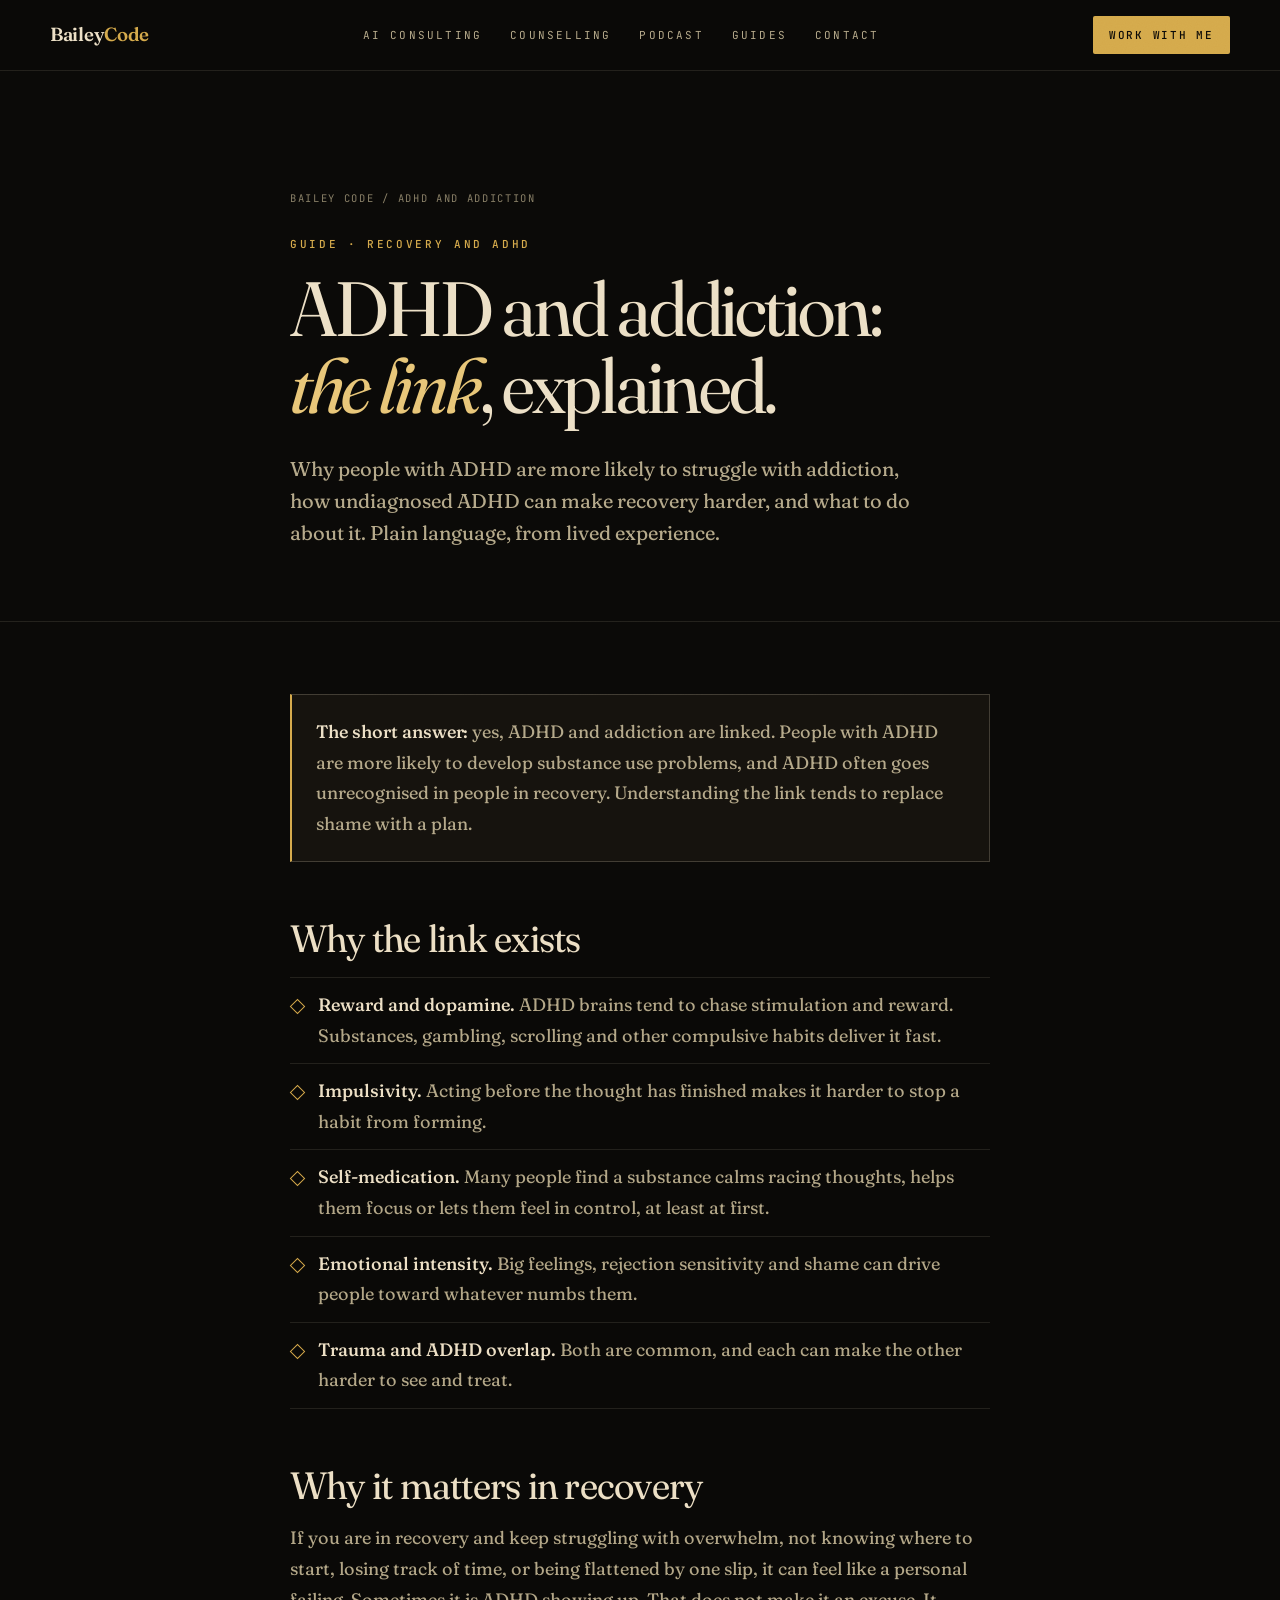
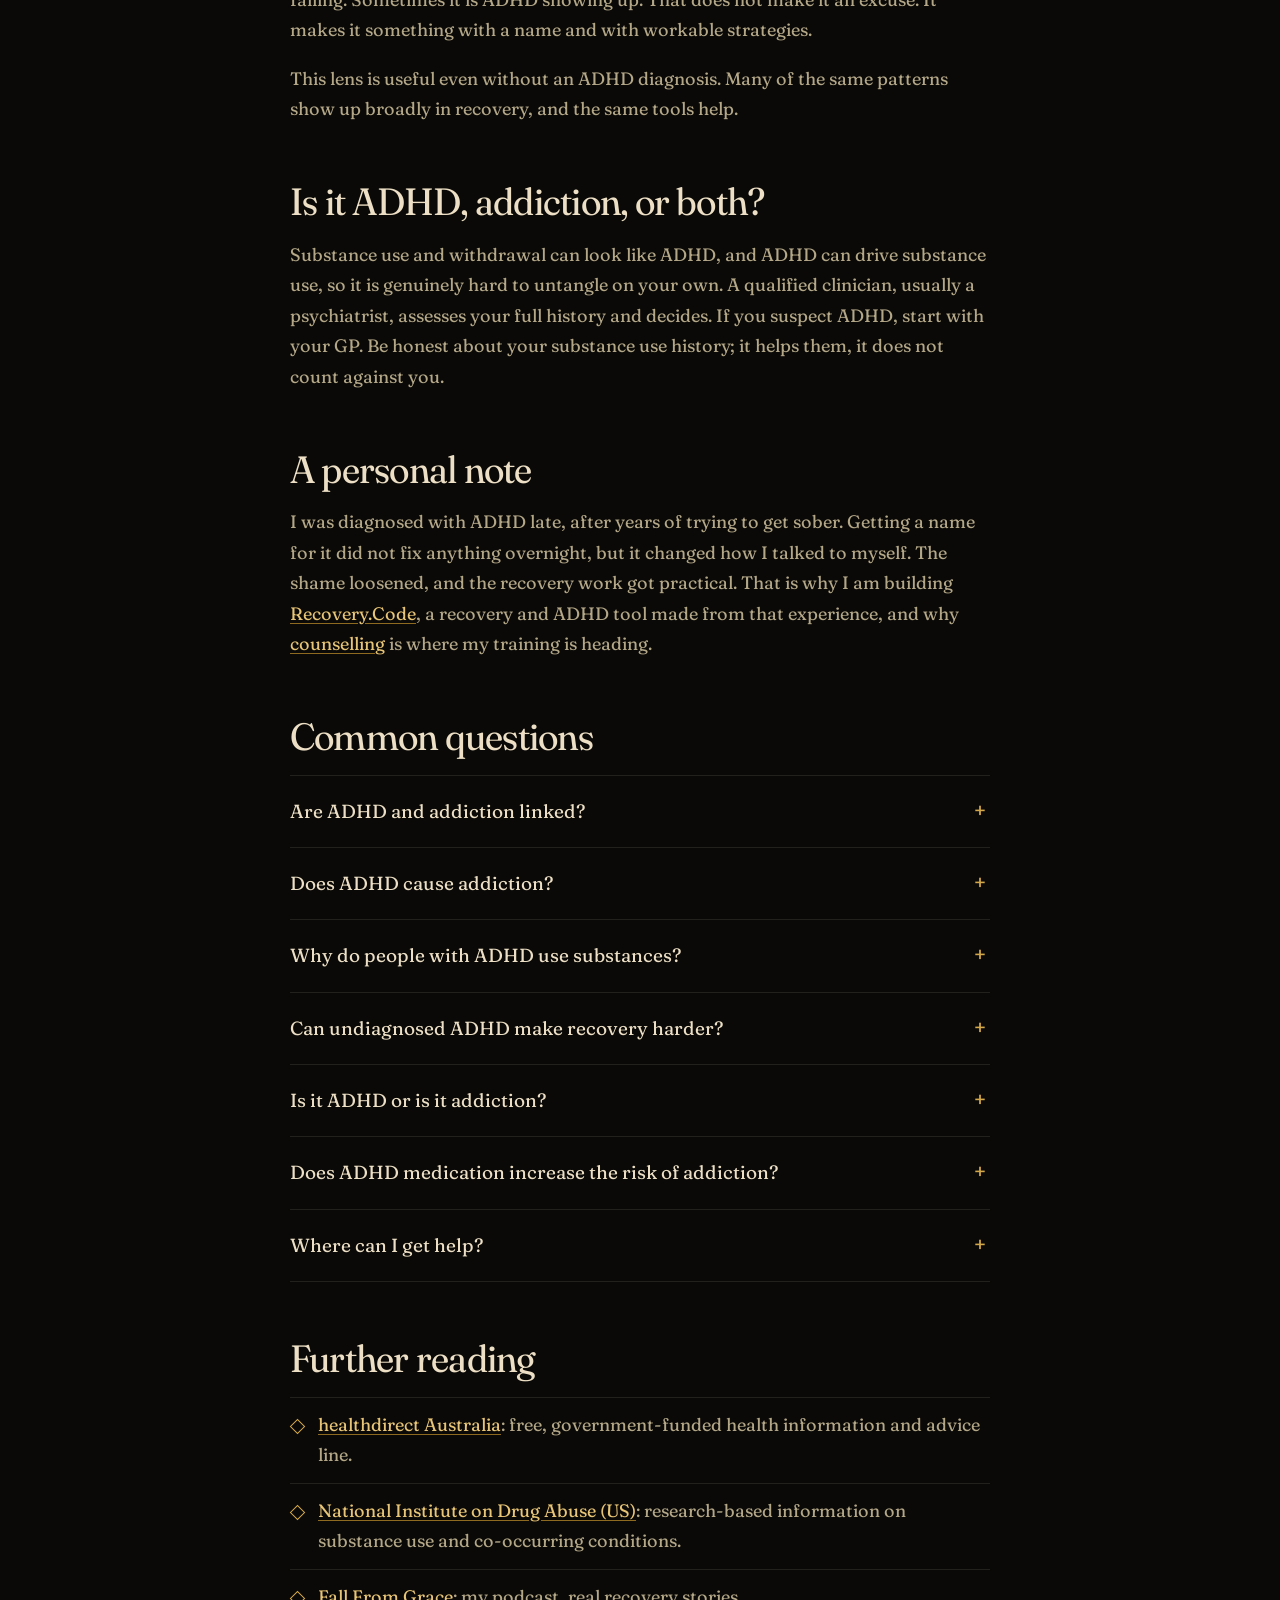
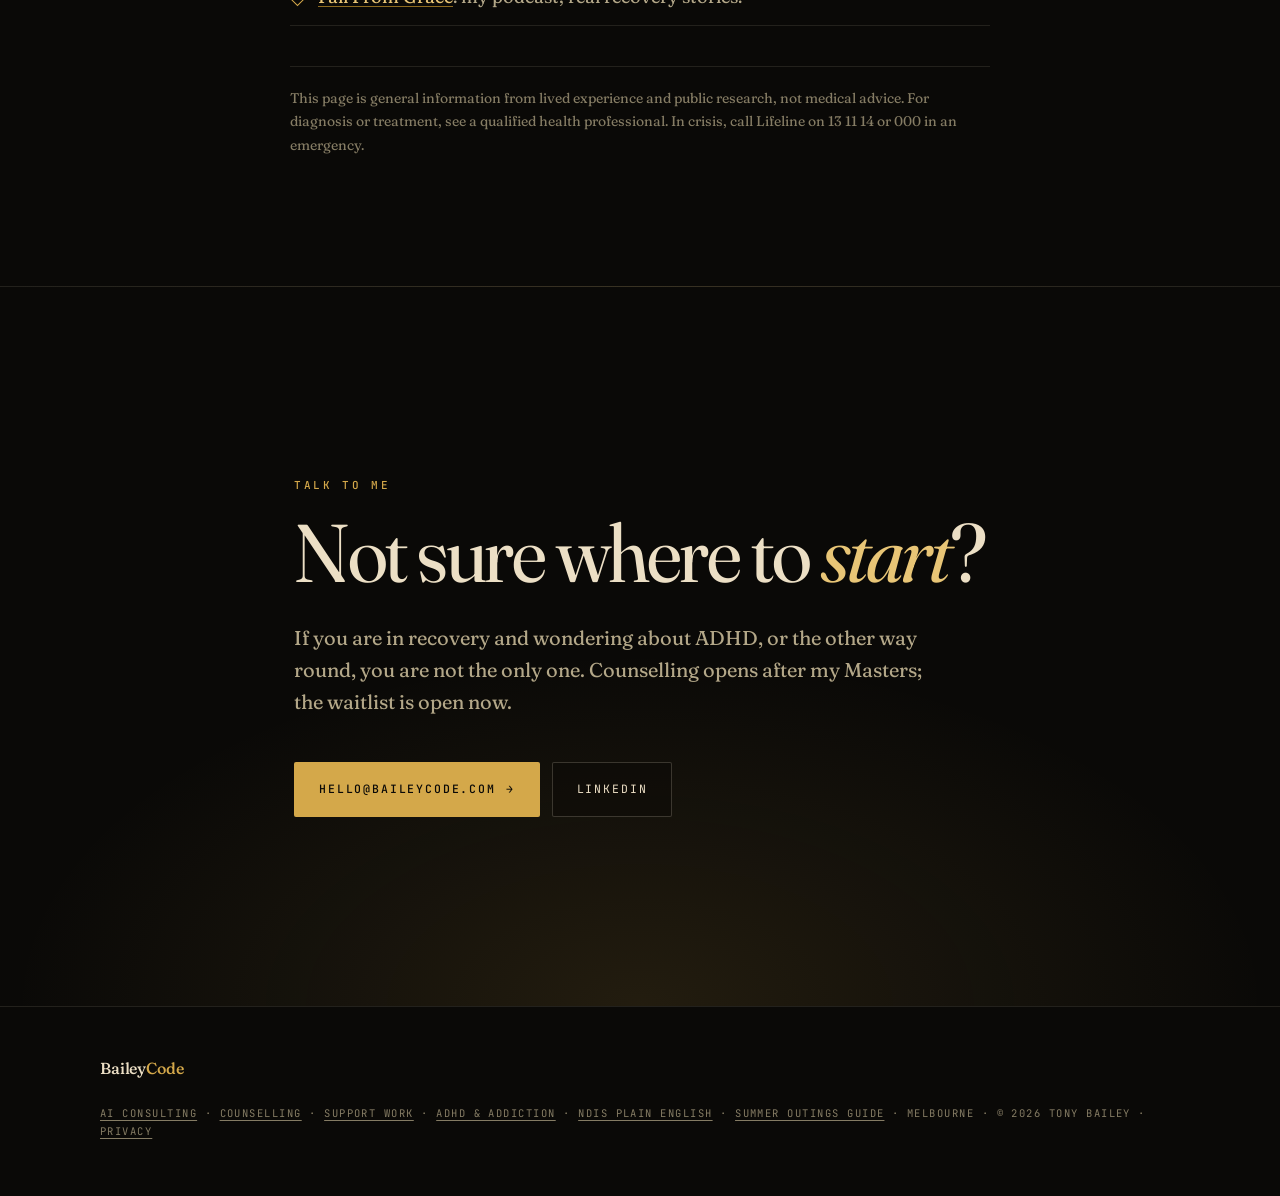
<file: adhd-and-addiction.html>
<!doctype html>
<html lang="en-AU">
<head>
<meta charset="utf-8">
<meta name="viewport" content="width=device-width, initial-scale=1, viewport-fit=cover">
<title>ADHD and Addiction: The Link, Explained | Bailey Code</title>
<meta name="description" content="Are ADHD and addiction linked? Yes. Why it happens, how undiagnosed ADHD affects recovery, and where to get help in Australia. Written from lived experience.">
<link rel="canonical" href="https://baileycode.com/adhd-and-addiction">
<meta property="og:title" content="ADHD and Addiction: The Link, Explained | Bailey Code">
<meta property="og:description" content="Are ADHD and addiction linked? Yes. Why it happens, how undiagnosed ADHD affects recovery, and where to get help in Australia. Written from lived experience.">
<meta property="og:type" content="article">
<meta property="og:url" content="https://baileycode.com/adhd-and-addiction">
<meta property="og:site_name" content="Bailey Code">
<meta property="og:locale" content="en_AU">
<meta name="theme-color" content="#0d0b08">
<link rel="icon" type="image/svg+xml" href="/favicon.svg">
<meta property="og:image" content="https://baileycode.com/og.jpg">
<meta name="twitter:card" content="summary_large_image">
<meta name="twitter:image" content="https://baileycode.com/og.jpg">
<link rel="preconnect" href="https://fonts.googleapis.com">
<link rel="preconnect" href="https://fonts.gstatic.com" crossorigin>
<link rel="stylesheet" href="https://fonts.googleapis.com/css2?family=Fraunces:ital,opsz,wght@0,9..144,300;0,9..144,400;0,9..144,500;0,9..144,600;0,9..144,700;1,9..144,300;1,9..144,400;1,9..144,500&family=JetBrains+Mono:wght@400;500&display=swap">
<script>document.documentElement.classList.add("js")</script>
<link rel="stylesheet" href="/styles.css">
<script type="application/ld+json">{"@context": "https://schema.org", "@graph": [{"@type": "ProfessionalService", "@id": "https://baileycode.com/#org", "name": "Bailey Code", "url": "https://baileycode.com/", "logo": "https://baileycode.com/favicon.svg", "image": "https://baileycode.com/og.jpg", "description": "AI consulting for human services, and counselling and coaching, based in Melbourne, Australia.", "slogan": "Figuring out the code to finding you.", "founder": {"@id": "https://baileycode.com/#tony"}, "areaServed": {"@type": "Country", "name": "Australia"}, "address": {"@type": "PostalAddress", "addressLocality": "Melbourne", "addressRegion": "VIC", "addressCountry": "AU"}, "email": "hello@baileycode.com", "sameAs": ["https://www.linkedin.com/in/tonybailey", "https://podcasts.apple.com/au/podcast/fall-from-grace/id6832000792", "https://open.spotify.com/show/5Iu2I6HhGxleyD1yDbtA5p", "https://www.youtube.com/@fallfromgracepodcast", "https://instagram.com/fallfromgracewithtony"]}, {"@type": "Person", "@id": "https://baileycode.com/#tony", "name": "Tony Bailey", "url": "https://baileycode.com/", "image": "https://baileycode.com/tony.jpg", "jobTitle": "Founder, Bailey Code", "worksFor": {"@id": "https://baileycode.com/#org"}, "address": {"@type": "PostalAddress", "addressLocality": "Melbourne", "addressRegion": "VIC", "addressCountry": "AU"}, "sameAs": ["https://www.linkedin.com/in/tonybailey", "https://podcasts.apple.com/au/podcast/fall-from-grace/id6832000792", "https://open.spotify.com/show/5Iu2I6HhGxleyD1yDbtA5p", "https://www.youtube.com/@fallfromgracepodcast", "https://instagram.com/fallfromgracewithtony"]}, {"@type": "BreadcrumbList", "itemListElement": [{"@type": "ListItem", "position": 1, "name": "Bailey Code", "item": "https://baileycode.com/"}, {"@type": "ListItem", "position": 2, "name": "ADHD and addiction", "item": "https://baileycode.com/adhd-and-addiction"}]}, {"@type": "Article", "@id": "https://baileycode.com/adhd-and-addiction#article", "headline": "ADHD and addiction: the link, explained", "author": {"@id": "https://baileycode.com/#tony"}, "publisher": {"@id": "https://baileycode.com/#org"}, "datePublished": "2026-11-23", "dateModified": "2026-11-23", "mainEntityOfPage": "https://baileycode.com/adhd-and-addiction", "image": "https://baileycode.com/og.jpg", "inLanguage": "en-AU", "about": ["ADHD", "Addiction recovery"]}, {"@type": "FAQPage", "mainEntity": [{"@type": "Question", "name": "Are ADHD and addiction linked?", "acceptedAnswer": {"@type": "Answer", "text": "Yes. Research consistently finds that people with ADHD are more likely to develop substance use problems than people without ADHD, and ADHD is common among people seeking addiction treatment."}}, {"@type": "Question", "name": "Does ADHD cause addiction?", "acceptedAnswer": {"@type": "Answer", "text": "ADHD does not cause addiction by itself, but it raises the risk. Impulsivity, reward and dopamine differences, emotional intensity and years of unmanaged symptoms can all make substances, and other compulsive behaviours, more appealing."}}, {"@type": "Question", "name": "Why do people with ADHD use substances?", "acceptedAnswer": {"@type": "Answer", "text": "Often to cope. Some people find a substance quiets a restless mind, helps them focus or lifts a flat mood, which is sometimes called self-medication. It works in the short term and costs a lot over time."}}, {"@type": "Question", "name": "Can undiagnosed ADHD make recovery harder?", "acceptedAnswer": {"@type": "Answer", "text": "It can. Disorganisation, boredom, impulsivity and emotional overwhelm are easy to read as lack of willpower or commitment, when they may be untreated ADHD. Naming it can reduce shame and open up better support."}}, {"@type": "Question", "name": "Is it ADHD or is it addiction?", "acceptedAnswer": {"@type": "Answer", "text": "They share symptoms such as poor concentration, restlessness and memory problems, and substance use and withdrawal can mimic ADHD. Only a qualified clinician can tell them apart, usually by looking at your whole history."}}, {"@type": "Question", "name": "Does ADHD medication increase the risk of addiction?", "acceptedAnswer": {"@type": "Answer", "text": "This is a question for your prescriber. Treating ADHD is generally associated with better outcomes, but anyone with a history of substance use needs a careful, individual plan with their doctor."}}, {"@type": "Question", "name": "Where can I get help?", "acceptedAnswer": {"@type": "Answer", "text": "Start with your GP, and ask about assessment by a psychiatrist who works with ADHD and substance use. In a crisis, call Lifeline on 13 11 14 or 000 in an emergency."}}]}]}</script>
</head>
<body class="page">
<nav class="navbar scrolled">
  <div class="navbar-inner">
    <a href="/" class="brand">Bailey<span class="mark">Code</span></a>
    <div class="navlinks">
      <a href="/ai-consulting">AI consulting</a>
      <a href="/counselling">Counselling</a>
      <a href="/podcast">Podcast</a>
      <a href="/#guides">Guides</a>
      <a href="/contact">Contact</a>
    </div>
    <a href="/contact" class="nav-cta">Work with me</a>
  </div>
</nav>
<main>
<section class="page-hero">
  <div class="col">
    <p class="crumbs"><a href="/">Bailey Code</a> / ADHD and addiction</p>
    <p class="sec-eyebrow">Guide · Recovery and ADHD</p>
    <h1 class="sec-head">ADHD and addiction: <em>the link</em>, explained.</h1>
    <p class="sec-intro lead">Why people with ADHD are more likely to struggle with addiction, how undiagnosed ADHD can make recovery harder, and what to do about it. Plain language, from lived experience.</p>
  </div>
</section>
<section class="prose-sec">
  <div class="col prose">

<p data-reveal class="callout"><strong>The short answer:</strong> yes, ADHD and addiction are linked. People with ADHD are more likely to develop substance use problems, and ADHD often goes unrecognised in people in recovery. Understanding the link tends to replace shame with a plan.</p>

<h2 data-reveal>Why the link exists</h2>
<ul class="check" data-reveal>
<li><strong>Reward and dopamine.</strong> ADHD brains tend to chase stimulation and reward. Substances, gambling, scrolling and other compulsive habits deliver it fast.</li>
<li><strong>Impulsivity.</strong> Acting before the thought has finished makes it harder to stop a habit from forming.</li>
<li><strong>Self-medication.</strong> Many people find a substance calms racing thoughts, helps them focus or lets them feel in control, at least at first.</li>
<li><strong>Emotional intensity.</strong> Big feelings, rejection sensitivity and shame can drive people toward whatever numbs them.</li>
<li><strong>Trauma and ADHD overlap.</strong> Both are common, and each can make the other harder to see and treat.</li>
</ul>

<h2 data-reveal>Why it matters in recovery</h2>
<p data-reveal>If you are in recovery and keep struggling with overwhelm, not knowing where to start, losing track of time, or being flattened by one slip, it can feel like a personal failing. Sometimes it is ADHD showing up. That does not make it an excuse. It makes it something with a name and with workable strategies.</p>
<p data-reveal>This lens is useful even without an ADHD diagnosis. Many of the same patterns show up broadly in recovery, and the same tools help.</p>

<h2 data-reveal>Is it ADHD, addiction, or both?</h2>
<p data-reveal>Substance use and withdrawal can look like ADHD, and ADHD can drive substance use, so it is genuinely hard to untangle on your own. A qualified clinician, usually a psychiatrist, assesses your full history and decides. If you suspect ADHD, start with your GP. Be honest about your substance use history; it helps them, it does not count against you.</p>

<h2 data-reveal>A personal note</h2>
<p data-reveal>I was diagnosed with ADHD late, after years of trying to get sober. Getting a name for it did not fix anything overnight, but it changed how I talked to myself. The shame loosened, and the recovery work got practical. That is why I am building <a href="https://recoverycode.app" rel="noopener">Recovery.Code</a>, a recovery and ADHD tool made from that experience, and why <a href="/counselling">counselling</a> is where my training is heading.</p>

<h2 data-reveal>Common questions</h2>
<div class="faq"><details data-reveal><summary>Are ADHD and addiction linked?</summary><p>Yes. Research consistently finds that people with ADHD are more likely to develop substance use problems than people without ADHD, and ADHD is common among people seeking addiction treatment.</p></details><details data-reveal><summary>Does ADHD cause addiction?</summary><p>ADHD does not cause addiction by itself, but it raises the risk. Impulsivity, reward and dopamine differences, emotional intensity and years of unmanaged symptoms can all make substances, and other compulsive behaviours, more appealing.</p></details><details data-reveal><summary>Why do people with ADHD use substances?</summary><p>Often to cope. Some people find a substance quiets a restless mind, helps them focus or lifts a flat mood, which is sometimes called self-medication. It works in the short term and costs a lot over time.</p></details><details data-reveal><summary>Can undiagnosed ADHD make recovery harder?</summary><p>It can. Disorganisation, boredom, impulsivity and emotional overwhelm are easy to read as lack of willpower or commitment, when they may be untreated ADHD. Naming it can reduce shame and open up better support.</p></details><details data-reveal><summary>Is it ADHD or is it addiction?</summary><p>They share symptoms such as poor concentration, restlessness and memory problems, and substance use and withdrawal can mimic ADHD. Only a qualified clinician can tell them apart, usually by looking at your whole history.</p></details><details data-reveal><summary>Does ADHD medication increase the risk of addiction?</summary><p>This is a question for your prescriber. Treating ADHD is generally associated with better outcomes, but anyone with a history of substance use needs a careful, individual plan with their doctor.</p></details><details data-reveal><summary>Where can I get help?</summary><p>Start with your GP, and ask about assessment by a psychiatrist who works with ADHD and substance use. In a crisis, call Lifeline on 13 11 14 or 000 in an emergency.</p></details></div>
<h2 data-reveal>Further reading</h2>
<ul class="check" data-reveal>
<li><a href="https://www.healthdirect.gov.au" rel="noopener">healthdirect Australia</a>: free, government-funded health information and advice line.</li>
<li><a href="https://www.nida.nih.gov" rel="noopener">National Institute on Drug Abuse (US)</a>: research-based information on substance use and co-occurring conditions.</li>
<li><a href="https://fallfromgrace.riverside.com/" rel="noopener">Fall From Grace</a>: my podcast, real recovery stories.</li>
</ul>
<p data-reveal class="note">This page is general information from lived experience and public research, not medical advice. For diagnosis or treatment, see a qualified health professional. In crisis, call Lifeline on 13 11 14 or 000 in an emergency.</p>

  </div>
</section>
<section class="contact" id="contact">
  <div class="col">
    <p data-reveal class="sec-eyebrow">Talk to me</p>
    <h2 data-reveal class="sec-head">Not sure where to <em>start</em>?</h2>
    <p data-reveal class="sec-intro">If you are in recovery and wondering about ADHD, or the other way round, you are not the only one. Counselling opens after my Masters; the waitlist is open now.</p>
    <div class="contact-ctas">
      <a href="mailto:hello@baileycode.com?subject=ADHD%20and%20recovery" class="btn btn-primary">hello@baileycode.com <span class="btn-arrow">&rarr;</span></a>
      <a href="https://www.linkedin.com/in/tonybailey" class="btn btn-secondary">LinkedIn</a>
    </div>
  </div>
</section>
</main>
<footer>
  <div class="col-wide footer-inner">
    <div class="footer-brand">Bailey<span class="mark">Code</span></div>
    <div class="footer-meta"><a href="/ai-consulting">AI consulting</a> &middot; <a href="/counselling">Counselling</a> &middot; <a href="/support-work">Support work</a> &middot; <a href="/adhd-and-addiction">ADHD &amp; addiction</a> &middot; <a href="/ndis-plain-english">NDIS plain English</a> &middot; <a href="/summer-outings-guide">Summer outings guide</a> &middot; Melbourne &middot; &copy; 2026 Tony Bailey &middot; <a href="/privacy">Privacy</a></div>
  </div>
</footer>
<script>
(function(){var rm=window.matchMedia("(prefers-reduced-motion: reduce)").matches;var els=[].slice.call(document.querySelectorAll("[data-reveal]"));
if(rm||!("IntersectionObserver" in window)){els.forEach(function(e){e.classList.add("in")});}
else{var io=new IntersectionObserver(function(es){es.forEach(function(x){if(x.isIntersecting){x.target.classList.add("in");io.unobserve(x.target)}})},{threshold:.1});els.forEach(function(e){io.observe(e)});}})();
</script>
</body>
</html>
</file>
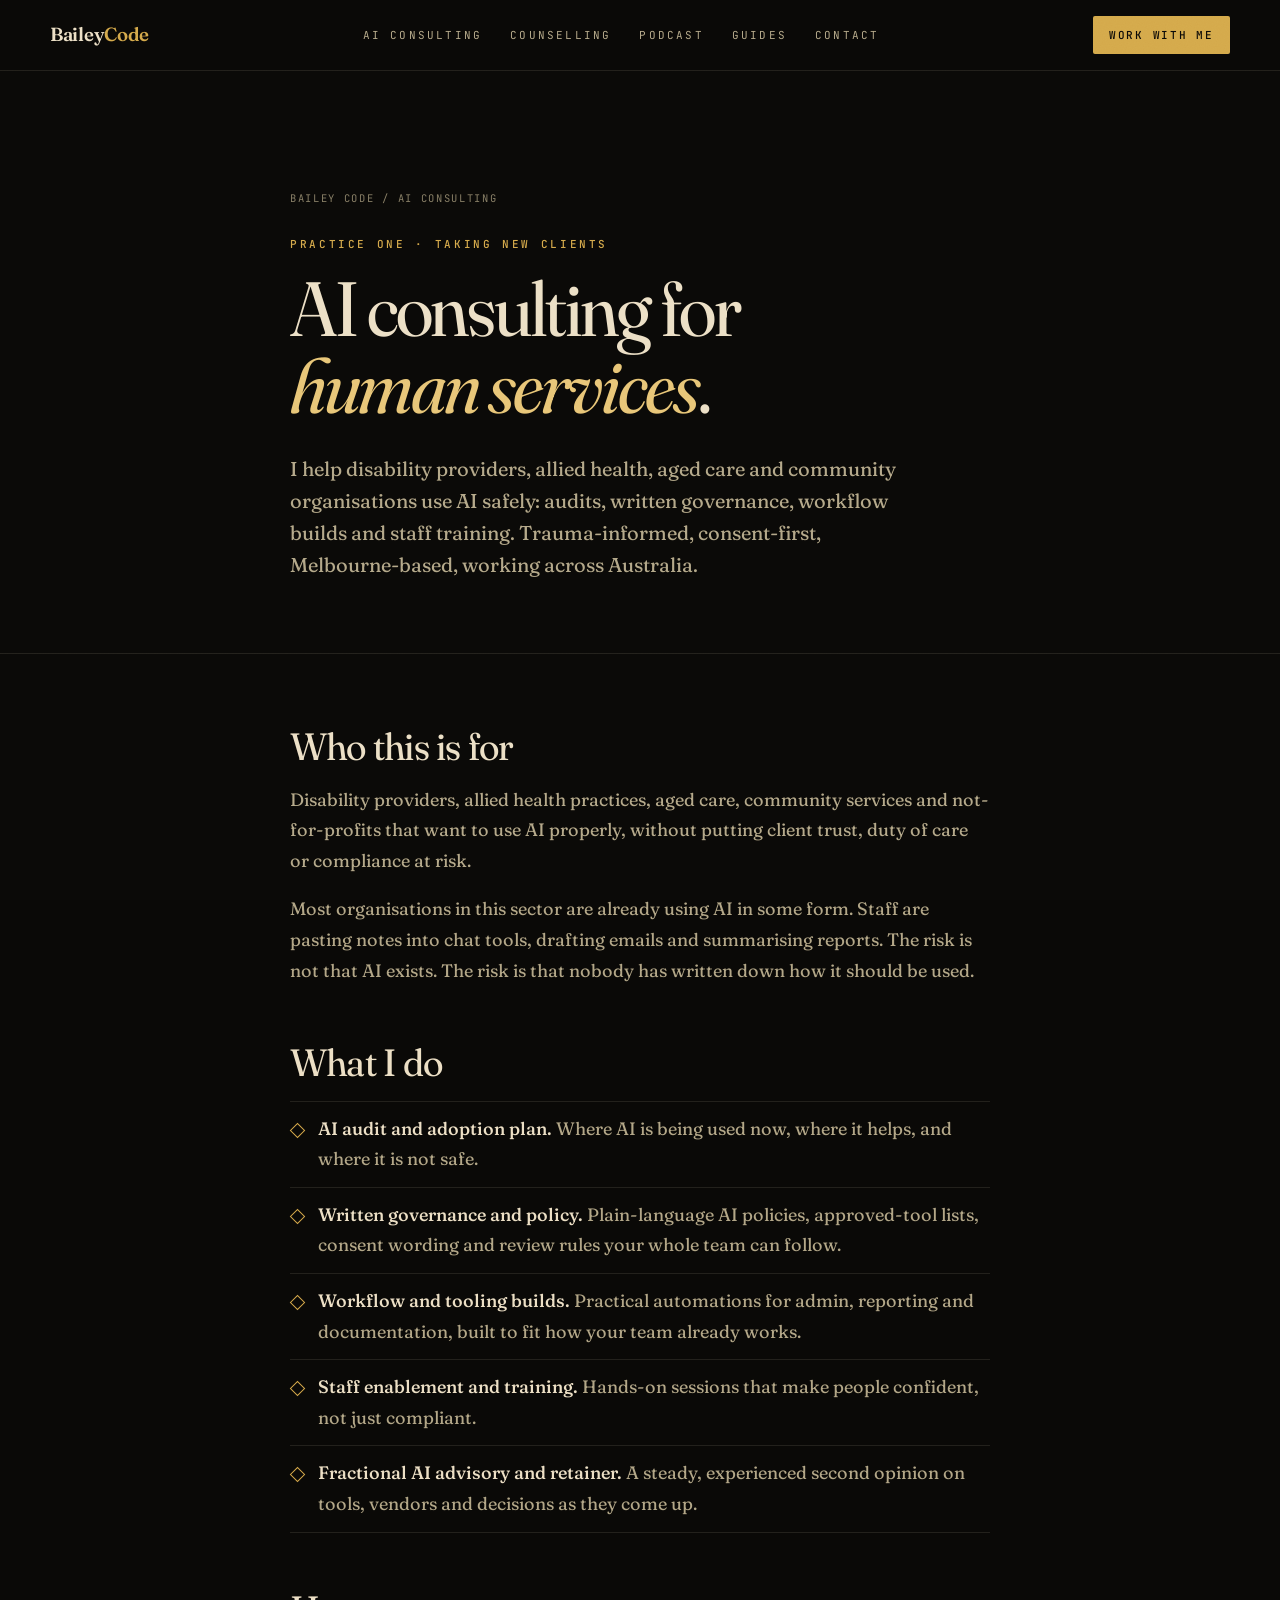
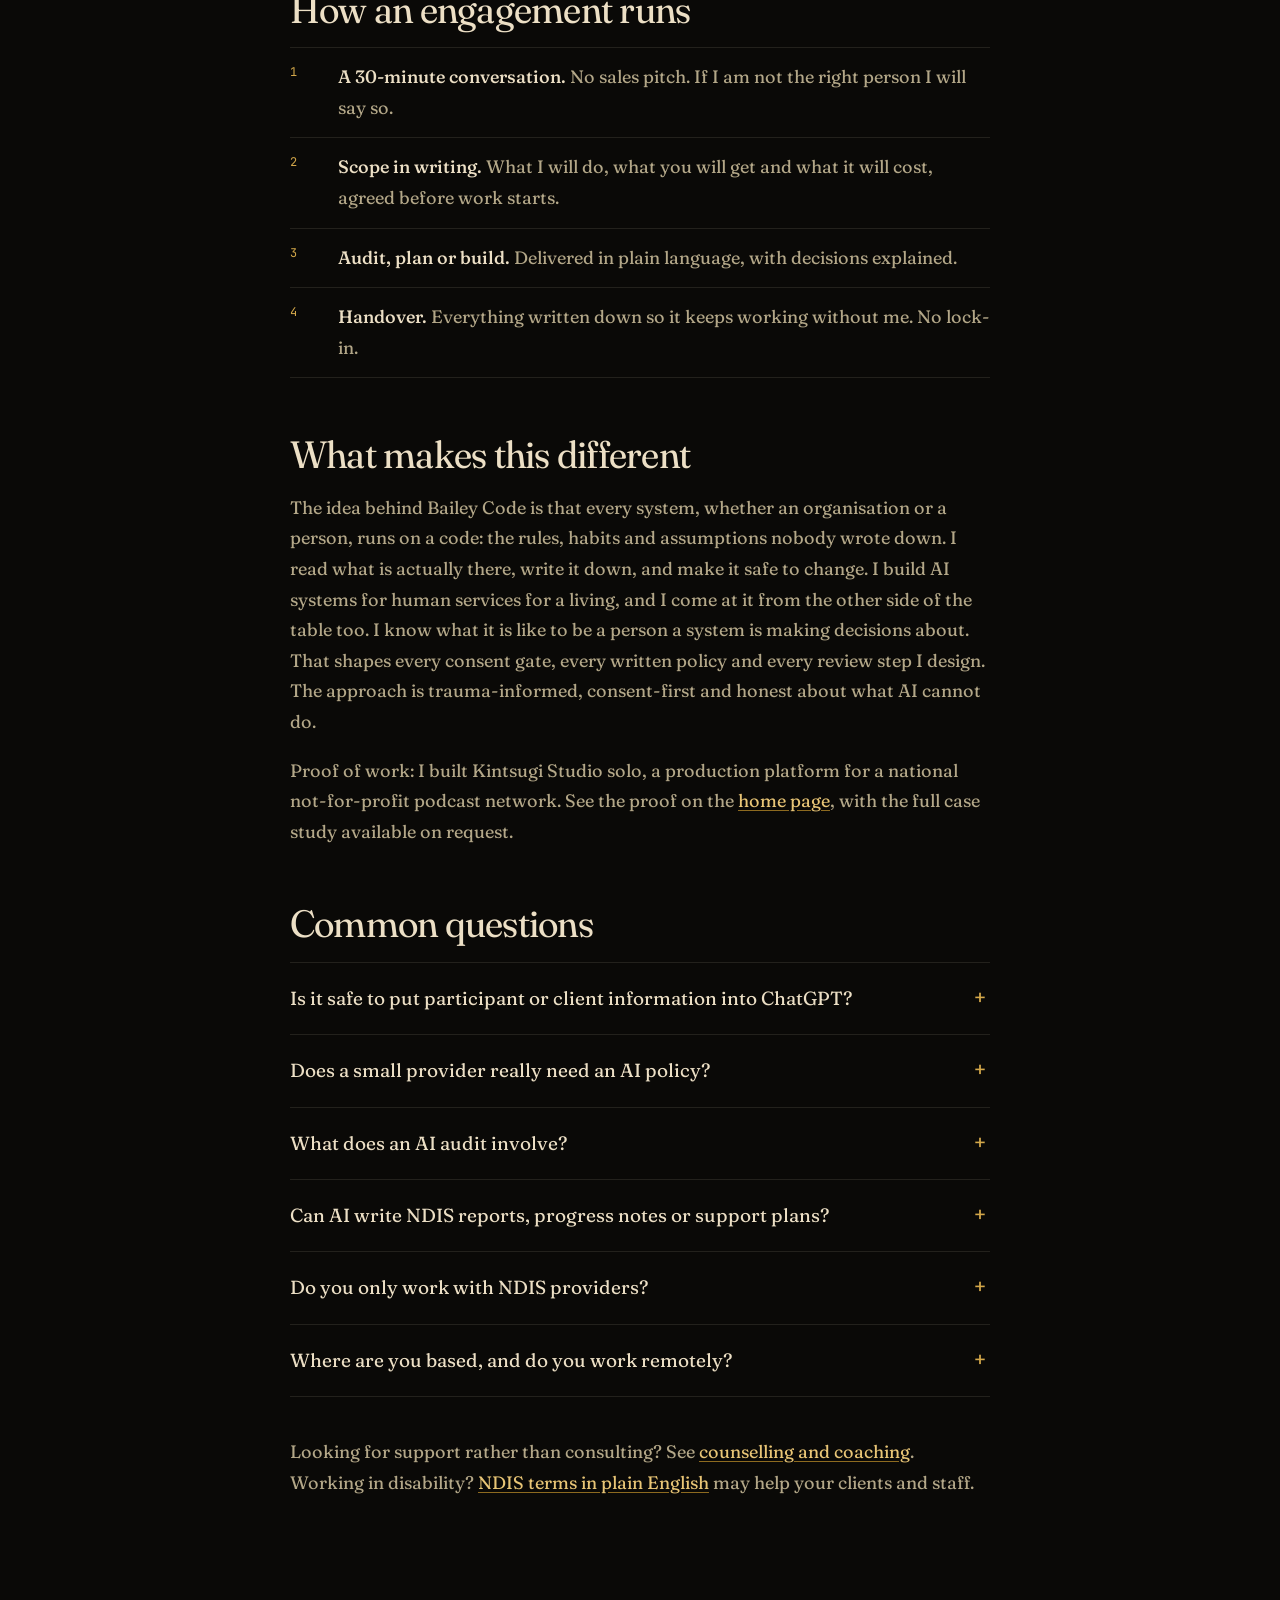
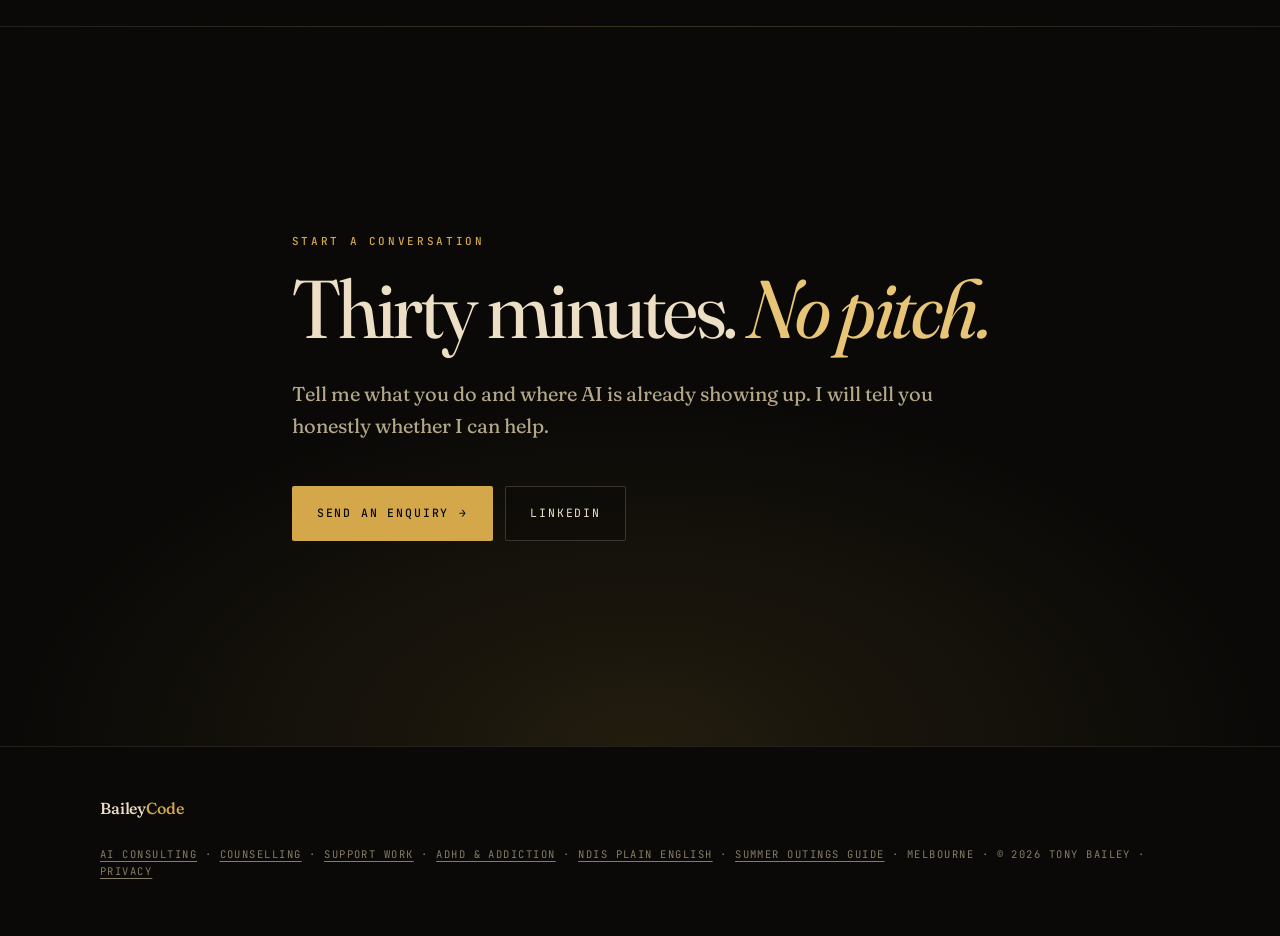
<file: ai-consulting.html>
<!doctype html>
<html lang="en-AU">
<head>
<meta charset="utf-8">
<meta name="viewport" content="width=device-width, initial-scale=1, viewport-fit=cover">
<title>AI Consulting for Human Services | Bailey Code</title>
<meta name="description" content="AI consulting for disability providers, allied health, aged care and community organisations in Australia. AI audits, governance, workflow builds and training. Melbourne.">
<link rel="canonical" href="https://baileycode.com/ai-consulting">
<meta property="og:title" content="AI Consulting for Human Services | Bailey Code">
<meta property="og:description" content="AI consulting for disability providers, allied health, aged care and community organisations in Australia. AI audits, governance, workflow builds and training. Melbourne.">
<meta property="og:type" content="article">
<meta property="og:url" content="https://baileycode.com/ai-consulting">
<meta property="og:site_name" content="Bailey Code">
<meta property="og:locale" content="en_AU">
<meta name="theme-color" content="#0d0b08">
<link rel="icon" type="image/svg+xml" href="/favicon.svg">
<meta property="og:image" content="https://baileycode.com/og.jpg">
<meta name="twitter:card" content="summary_large_image">
<meta name="twitter:image" content="https://baileycode.com/og.jpg">
<link rel="preconnect" href="https://fonts.googleapis.com">
<link rel="preconnect" href="https://fonts.gstatic.com" crossorigin>
<link rel="stylesheet" href="https://fonts.googleapis.com/css2?family=Fraunces:ital,opsz,wght@0,9..144,300;0,9..144,400;0,9..144,500;0,9..144,600;0,9..144,700;1,9..144,300;1,9..144,400;1,9..144,500&family=JetBrains+Mono:wght@400;500&display=swap">
<script>document.documentElement.classList.add("js")</script>
<link rel="stylesheet" href="/styles.css">
<script type="application/ld+json">{"@context": "https://schema.org", "@graph": [{"@type": "ProfessionalService", "@id": "https://baileycode.com/#org", "name": "Bailey Code", "url": "https://baileycode.com/", "logo": "https://baileycode.com/favicon.svg", "image": "https://baileycode.com/og.jpg", "description": "AI consulting for human services, and counselling and coaching, based in Melbourne, Australia.", "slogan": "Figuring out the code to finding you.", "founder": {"@id": "https://baileycode.com/#tony"}, "areaServed": {"@type": "Country", "name": "Australia"}, "address": {"@type": "PostalAddress", "addressLocality": "Melbourne", "addressRegion": "VIC", "addressCountry": "AU"}, "email": "hello@baileycode.com", "sameAs": ["https://www.linkedin.com/in/tonybailey", "https://podcasts.apple.com/au/podcast/fall-from-grace/id6832000792", "https://open.spotify.com/show/5Iu2I6HhGxleyD1yDbtA5p", "https://www.youtube.com/@fallfromgracepodcast", "https://instagram.com/fallfromgracewithtony"]}, {"@type": "Person", "@id": "https://baileycode.com/#tony", "name": "Tony Bailey", "url": "https://baileycode.com/", "image": "https://baileycode.com/tony.jpg", "jobTitle": "Founder, Bailey Code", "worksFor": {"@id": "https://baileycode.com/#org"}, "address": {"@type": "PostalAddress", "addressLocality": "Melbourne", "addressRegion": "VIC", "addressCountry": "AU"}, "sameAs": ["https://www.linkedin.com/in/tonybailey", "https://podcasts.apple.com/au/podcast/fall-from-grace/id6832000792", "https://open.spotify.com/show/5Iu2I6HhGxleyD1yDbtA5p", "https://www.youtube.com/@fallfromgracepodcast", "https://instagram.com/fallfromgracewithtony"]}, {"@type": "BreadcrumbList", "itemListElement": [{"@type": "ListItem", "position": 1, "name": "Bailey Code", "item": "https://baileycode.com/"}, {"@type": "ListItem", "position": 2, "name": "AI consulting", "item": "https://baileycode.com/ai-consulting"}]}, {"@type": "Service", "@id": "https://baileycode.com/ai-consulting#service", "name": "AI consulting for human services", "serviceType": "AI consulting", "provider": {"@id": "https://baileycode.com/#org"}, "areaServed": {"@type": "Country", "name": "Australia"}, "audience": {"@type": "Audience", "audienceType": "Disability providers, allied health, aged care, community services and not-for-profits"}, "description": "AI audits and adoption plans, written AI governance and policy, workflow and tooling builds, staff training and fractional AI advisory for human services organisations."}, {"@type": "FAQPage", "mainEntity": [{"@type": "Question", "name": "Is it safe to put participant or client information into ChatGPT?", "acceptedAnswer": {"@type": "Answer", "text": "Not by default. Identifiable client information should not go into a consumer AI tool unless you have checked the tool's data terms, where the data is stored, whether it is used to train models, and that your privacy obligations and consent arrangements allow it. A written AI policy sets these rules once so staff are not guessing. This is general guidance, not legal advice."}}, {"@type": "Question", "name": "Does a small provider really need an AI policy?", "acceptedAnswer": {"@type": "Answer", "text": "If staff are using AI tools, formally or not, yes. A short written policy that says which tools are approved, what information must never be entered, and who checks AI output before it reaches a client is the single most useful first step, and it can be done in days, not months."}}, {"@type": "Question", "name": "What does an AI audit involve?", "acceptedAnswer": {"@type": "Answer", "text": "A structured look at where AI is already being used (including by staff on their own), where it could genuinely help, and where it would put privacy, duty of care or compliance at risk. You get a plain-language report and a prioritised plan, not a slide deck of buzzwords."}}, {"@type": "Question", "name": "Can AI write NDIS reports, progress notes or support plans?", "acceptedAnswer": {"@type": "Answer", "text": "It can draft, summarise and tidy language, but a qualified person must review and own every document. The aim is to save worker time on the writing, not to remove human judgement from what is said about a person's life."}}, {"@type": "Question", "name": "Do you only work with NDIS providers?", "acceptedAnswer": {"@type": "Answer", "text": "No. I work with disability providers, allied health, aged care, community services and not-for-profits. Anywhere the work involves vulnerable people and duty of care."}}, {"@type": "Question", "name": "Where are you based, and do you work remotely?", "acceptedAnswer": {"@type": "Answer", "text": "Melbourne, Australia. I work with organisations across Australia, remotely or on site in Melbourne."}}]}]}</script>
</head>
<body class="page">
<nav class="navbar scrolled">
  <div class="navbar-inner">
    <a href="/" class="brand">Bailey<span class="mark">Code</span></a>
    <div class="navlinks">
      <a href="/ai-consulting">AI consulting</a>
      <a href="/counselling">Counselling</a>
      <a href="/podcast">Podcast</a>
      <a href="/#guides">Guides</a>
      <a href="/contact">Contact</a>
    </div>
    <a href="/contact?topic=ai" class="nav-cta">Work with me</a>
  </div>
</nav>
<main>
<section class="page-hero">
  <div class="col">
    <p class="crumbs"><a href="/">Bailey Code</a> / AI consulting</p>
    <p class="sec-eyebrow">Practice one · Taking new clients</p>
    <h1 class="sec-head">AI consulting for <em>human services</em>.</h1>
    <p class="sec-intro lead">I help disability providers, allied health, aged care and community organisations use AI safely: audits, written governance, workflow builds and staff training. Trauma-informed, consent-first, Melbourne-based, working across Australia.</p>
  </div>
</section>
<section class="prose-sec">
  <div class="col prose">

<h2 data-reveal>Who this is for</h2>
<p data-reveal>Disability providers, allied health practices, aged care, community services and not-for-profits that want to use AI properly, without putting client trust, duty of care or compliance at risk.</p>
<p data-reveal>Most organisations in this sector are already using AI in some form. Staff are pasting notes into chat tools, drafting emails and summarising reports. The risk is not that AI exists. The risk is that nobody has written down how it should be used.</p>

<h2 data-reveal>What I do</h2>
<ul class="check" data-reveal>
<li><strong>AI audit and adoption plan.</strong> Where AI is being used now, where it helps, and where it is not safe.</li>
<li><strong>Written governance and policy.</strong> Plain-language AI policies, approved-tool lists, consent wording and review rules your whole team can follow.</li>
<li><strong>Workflow and tooling builds.</strong> Practical automations for admin, reporting and documentation, built to fit how your team already works.</li>
<li><strong>Staff enablement and training.</strong> Hands-on sessions that make people confident, not just compliant.</li>
<li><strong>Fractional AI advisory and retainer.</strong> A steady, experienced second opinion on tools, vendors and decisions as they come up.</li>
</ul>

<h2 data-reveal>How an engagement runs</h2>
<ol class="steps" data-reveal>
<li><strong>A 30-minute conversation.</strong> No sales pitch. If I am not the right person I will say so.</li>
<li><strong>Scope in writing.</strong> What I will do, what you will get and what it will cost, agreed before work starts.</li>
<li><strong>Audit, plan or build.</strong> Delivered in plain language, with decisions explained.</li>
<li><strong>Handover.</strong> Everything written down so it keeps working without me. No lock-in.</li>
</ol>

<h2 data-reveal>What makes this different</h2>
<p data-reveal>The idea behind Bailey Code is that every system, whether an organisation or a person, runs on a code: the rules, habits and assumptions nobody wrote down. I read what is actually there, write it down, and make it safe to change. I build AI systems for human services for a living, and I come at it from the other side of the table too. I know what it is like to be a person a system is making decisions about. That shapes every consent gate, every written policy and every review step I design. The approach is trauma-informed, consent-first and honest about what AI cannot do.</p>
<p data-reveal>Proof of work: I built Kintsugi Studio solo, a production platform for a national not-for-profit podcast network. See the proof on the <a href="/#proof">home page</a>, with the full case study available on request.</p>

<h2 data-reveal>Common questions</h2>
<div class="faq"><details data-reveal><summary>Is it safe to put participant or client information into ChatGPT?</summary><p>Not by default. Identifiable client information should not go into a consumer AI tool unless you have checked the tool's data terms, where the data is stored, whether it is used to train models, and that your privacy obligations and consent arrangements allow it. A written AI policy sets these rules once so staff are not guessing. This is general guidance, not legal advice.</p></details><details data-reveal><summary>Does a small provider really need an AI policy?</summary><p>If staff are using AI tools, formally or not, yes. A short written policy that says which tools are approved, what information must never be entered, and who checks AI output before it reaches a client is the single most useful first step, and it can be done in days, not months.</p></details><details data-reveal><summary>What does an AI audit involve?</summary><p>A structured look at where AI is already being used (including by staff on their own), where it could genuinely help, and where it would put privacy, duty of care or compliance at risk. You get a plain-language report and a prioritised plan, not a slide deck of buzzwords.</p></details><details data-reveal><summary>Can AI write NDIS reports, progress notes or support plans?</summary><p>It can draft, summarise and tidy language, but a qualified person must review and own every document. The aim is to save worker time on the writing, not to remove human judgement from what is said about a person's life.</p></details><details data-reveal><summary>Do you only work with NDIS providers?</summary><p>No. I work with disability providers, allied health, aged care, community services and not-for-profits. Anywhere the work involves vulnerable people and duty of care.</p></details><details data-reveal><summary>Where are you based, and do you work remotely?</summary><p>Melbourne, Australia. I work with organisations across Australia, remotely or on site in Melbourne.</p></details></div>
<p data-reveal class="also">Looking for support rather than consulting? See <a href="/counselling">counselling and coaching</a>. Working in disability? <a href="/ndis-plain-english">NDIS terms in plain English</a> may help your clients and staff.</p>

  </div>
</section>
<section class="contact" id="contact">
  <div class="col">
    <p data-reveal class="sec-eyebrow">Start a conversation</p>
    <h2 data-reveal class="sec-head">Thirty minutes. <em>No pitch.</em></h2>
    <p data-reveal class="sec-intro">Tell me what you do and where AI is already showing up. I will tell you honestly whether I can help.</p>
    <div class="contact-ctas">
      <a href="/contact?topic=ai" class="btn btn-primary">Send an enquiry <span class="btn-arrow">&rarr;</span></a>
      <a href="https://www.linkedin.com/in/tonybailey" class="btn btn-secondary">LinkedIn</a>
    </div>
  </div>
</section>
</main>
<footer>
  <div class="col-wide footer-inner">
    <div class="footer-brand">Bailey<span class="mark">Code</span></div>
    <div class="footer-meta"><a href="/ai-consulting">AI consulting</a> &middot; <a href="/counselling">Counselling</a> &middot; <a href="/support-work">Support work</a> &middot; <a href="/adhd-and-addiction">ADHD &amp; addiction</a> &middot; <a href="/ndis-plain-english">NDIS plain English</a> &middot; <a href="/summer-outings-guide">Summer outings guide</a> &middot; Melbourne &middot; &copy; 2026 Tony Bailey &middot; <a href="/privacy">Privacy</a></div>
  </div>
</footer>
<script>
(function(){var rm=window.matchMedia("(prefers-reduced-motion: reduce)").matches;var els=[].slice.call(document.querySelectorAll("[data-reveal]"));
if(rm||!("IntersectionObserver" in window)){els.forEach(function(e){e.classList.add("in")});}
else{var io=new IntersectionObserver(function(es){es.forEach(function(x){if(x.isIntersecting){x.target.classList.add("in");io.unobserve(x.target)}})},{threshold:.1});els.forEach(function(e){io.observe(e)});}})();
</script>
</body>
</html>
</file>
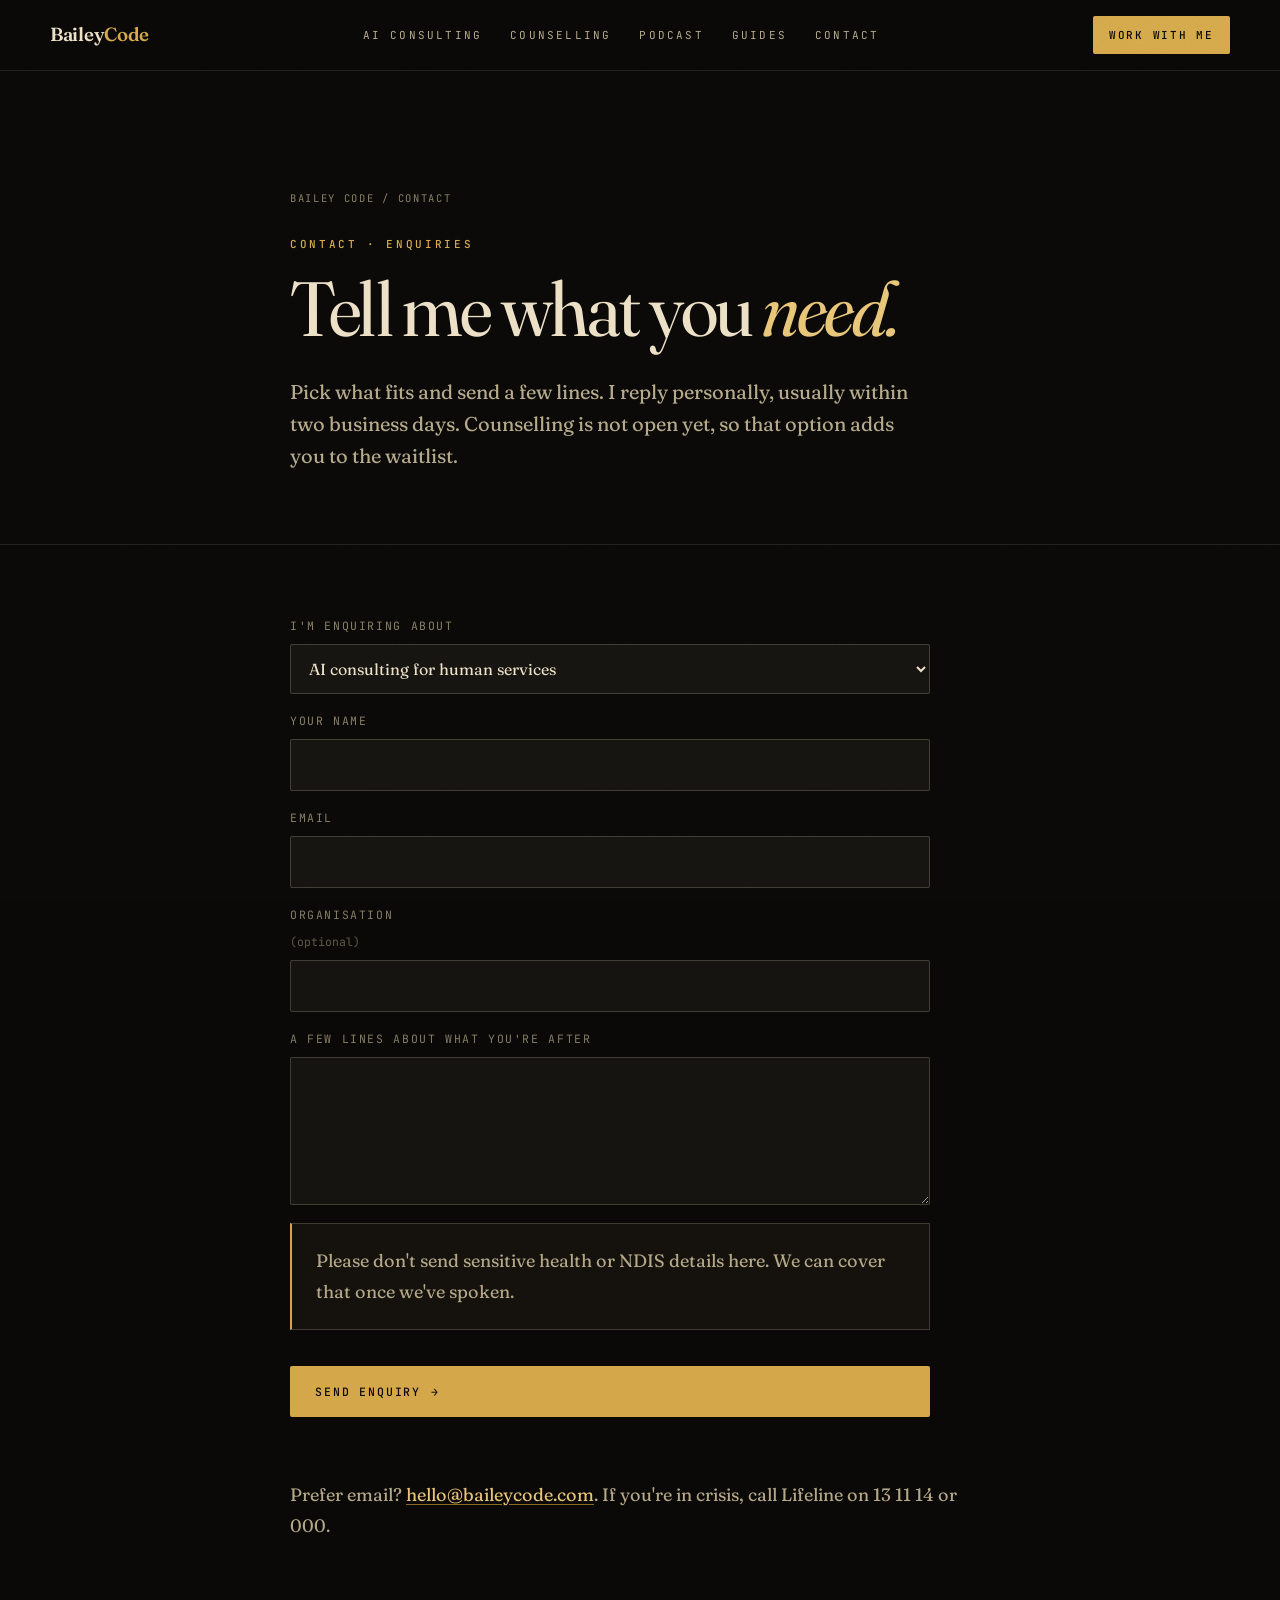
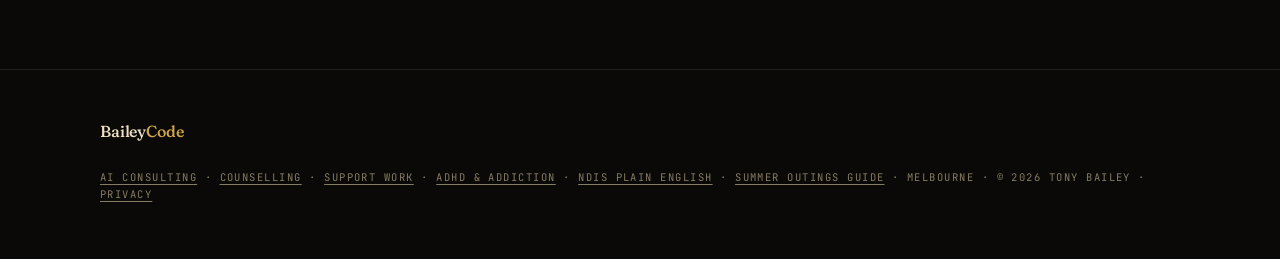
<file: contact.html>
<!doctype html>
<html lang="en-AU">
<head>
<meta charset="utf-8">
<meta name="viewport" content="width=device-width, initial-scale=1, viewport-fit=cover">
<title>Contact and Enquiries | Bailey Code</title>
<meta name="description" content="Enquire about AI consulting for human services, join the counselling waitlist, or ask about support work. Bailey Code, Melbourne.">
<link rel="canonical" href="https://baileycode.com/contact">
<meta property="og:title" content="Contact and Enquiries | Bailey Code">
<meta property="og:description" content="Enquire about AI consulting, join the counselling waitlist, or ask about support work.">
<meta property="og:type" content="article">
<meta property="og:url" content="https://baileycode.com/contact">
<meta property="og:site_name" content="Bailey Code">
<meta property="og:locale" content="en_AU">
<meta name="theme-color" content="#0d0b08">
<link rel="icon" type="image/svg+xml" href="/favicon.svg">
<meta property="og:image" content="https://baileycode.com/og.jpg">
<meta name="twitter:card" content="summary_large_image">
<meta name="twitter:image" content="https://baileycode.com/og.jpg">
<link rel="preconnect" href="https://fonts.googleapis.com">
<link rel="preconnect" href="https://fonts.gstatic.com" crossorigin>
<link rel="stylesheet" href="https://fonts.googleapis.com/css2?family=Fraunces:ital,opsz,wght@0,9..144,300;0,9..144,400;0,9..144,500;0,9..144,600;0,9..144,700;1,9..144,300;1,9..144,400;1,9..144,500&family=JetBrains+Mono:wght@400;500&display=swap">
<script>document.documentElement.classList.add("js")</script>
<link rel="stylesheet" href="/styles.css">
</head>
<body class="page">
<nav class="navbar scrolled">
  <div class="navbar-inner">
    <a href="/" class="brand">Bailey<span class="mark">Code</span></a>
    <div class="navlinks">
      <a href="/ai-consulting">AI consulting</a>
      <a href="/counselling">Counselling</a>
      <a href="/podcast">Podcast</a>
      <a href="/#guides">Guides</a>
      <a href="/contact">Contact</a>
    </div>
    <a href="/contact" class="nav-cta">Work with me</a>
  </div>
</nav>
<main>
<section class="page-hero">
  <div class="col">
    <p class="crumbs"><a href="/">Bailey Code</a> / Contact</p>
    <p class="sec-eyebrow">Contact · Enquiries</p>
    <h1 class="sec-head">Tell me what you <em>need.</em></h1>
    <p class="sec-intro lead">Pick what fits and send a few lines. I reply personally, usually within two business days. Counselling is not open yet, so that option adds you to the waitlist.</p>
  </div>
</section>
<section class="prose-sec">
  <div class="col prose">
    <form id="enq" class="enq" novalidate>
      <label>I'm enquiring about
        <select name="topic" id="topic">
          <option value="ai">AI consulting for human services</option>
          <option value="counselling">Counselling waitlist</option>
          <option value="support">Support work</option>
          <option value="other">Something else</option>
        </select>
      </label>
      <label>Your name <input name="name" required autocomplete="name"></label>
      <label>Email <input name="email" type="email" required autocomplete="email"></label>
      <label>Organisation <span class="opt">(optional)</span> <input name="org" autocomplete="organization"></label>
      <label>A few lines about what you're after <textarea name="message" rows="5" required></textarea></label>
      <input type="text" name="website" tabindex="-1" autocomplete="off" aria-hidden="true" style="position:absolute;left:-9999px">
      <p class="callout" id="enq-note">Please don't send sensitive health or NDIS details here. We can cover that once we've spoken.</p>
      <button class="btn btn-primary" type="submit">Send enquiry <span class="btn-arrow">&rarr;</span></button>
      <p id="enq-status" role="status" aria-live="polite"></p>
    </form>
    <p>Prefer email? <a href="mailto:hello@baileycode.com">hello@baileycode.com</a>. If you're in crisis, call Lifeline on 13 11 14 or 000.</p>
  </div>
</section>
<style>
.enq{display:grid;gap:18px;max-width:640px}
.enq label{display:grid;gap:8px;font-family:var(--mono);font-size:11.5px;letter-spacing:.14em;text-transform:uppercase;color:var(--ink-dim,#b9ab90)}
.enq input,.enq select,.enq textarea{font:16px/1.5 Fraunces,Georgia,serif;letter-spacing:0;text-transform:none;color:var(--ink);background:rgba(236,223,197,.05);border:1px solid var(--rule-strong);border-radius:2px;padding:13px 14px;width:100%}
.enq input:focus,.enq select:focus,.enq textarea:focus{outline:2px solid var(--gold);outline-offset:1px}
.enq .opt{text-transform:none;letter-spacing:0;opacity:.7}
#enq-status{min-height:1.5em}
</style>
<script>
(function(){
var f=document.getElementById("enq"),st=document.getElementById("enq-status"),t=document.getElementById("topic");
var p=new URLSearchParams(location.search).get("topic");if(p&&t.querySelector('option[value="'+p+'"]'))t.value=p;
var labels={ai:"AI consulting",counselling:"Counselling waitlist",support:"Support work",other:"Enquiry"};
f.addEventListener("submit",function(e){e.preventDefault();
 var d=Object.fromEntries(new FormData(f).entries());
 if(d.website)return;
 if(!d.name||!d.email||!d.message||d.email.indexOf("@")<1){st.textContent="Please fill in your name, a valid email and a few lines.";return}
 st.textContent="Sending...";
 fetch("/api/enquire",{method:"POST",headers:{"content-type":"application/json"},body:JSON.stringify(d)})
 .then(function(r){if(!r.ok)throw 0;f.reset();st.textContent="Thanks, got it. I'll reply personally soon."})
 .catch(function(){
  var sub=encodeURIComponent("["+labels[d.topic]+"] "+d.name);
  var body=encodeURIComponent(d.message+"\n\n"+d.name+(d.org?" ("+d.org+")":"")+"\n"+d.email);
  st.innerHTML='Couldn\'t send from here. <a href="mailto:hello@baileycode.com?subject='+sub+'&body='+body+'">Open it in your email app</a> or write to hello@baileycode.com.';
 });
});
})();
</script>
</main>
<footer>
  <div class="col-wide footer-inner">
    <div class="footer-brand">Bailey<span class="mark">Code</span></div>
    <div class="footer-meta"><a href="/ai-consulting">AI consulting</a> &middot; <a href="/counselling">Counselling</a> &middot; <a href="/support-work">Support work</a> &middot; <a href="/adhd-and-addiction">ADHD &amp; addiction</a> &middot; <a href="/ndis-plain-english">NDIS plain English</a> &middot; <a href="/summer-outings-guide">Summer outings guide</a> &middot; Melbourne &middot; &copy; 2026 Tony Bailey &middot; <a href="/privacy">Privacy</a></div>
  </div>
</footer>
<script>
(function(){var rm=window.matchMedia("(prefers-reduced-motion: reduce)").matches;var els=[].slice.call(document.querySelectorAll("[data-reveal]"));
if(rm||!("IntersectionObserver" in window)){els.forEach(function(e){e.classList.add("in")});}
else{var io=new IntersectionObserver(function(es){es.forEach(function(x){if(x.isIntersecting){x.target.classList.add("in");io.unobserve(x.target)}})},{threshold:.1});els.forEach(function(e){io.observe(e)});}})();
</script>
</body>
</html>
</file>
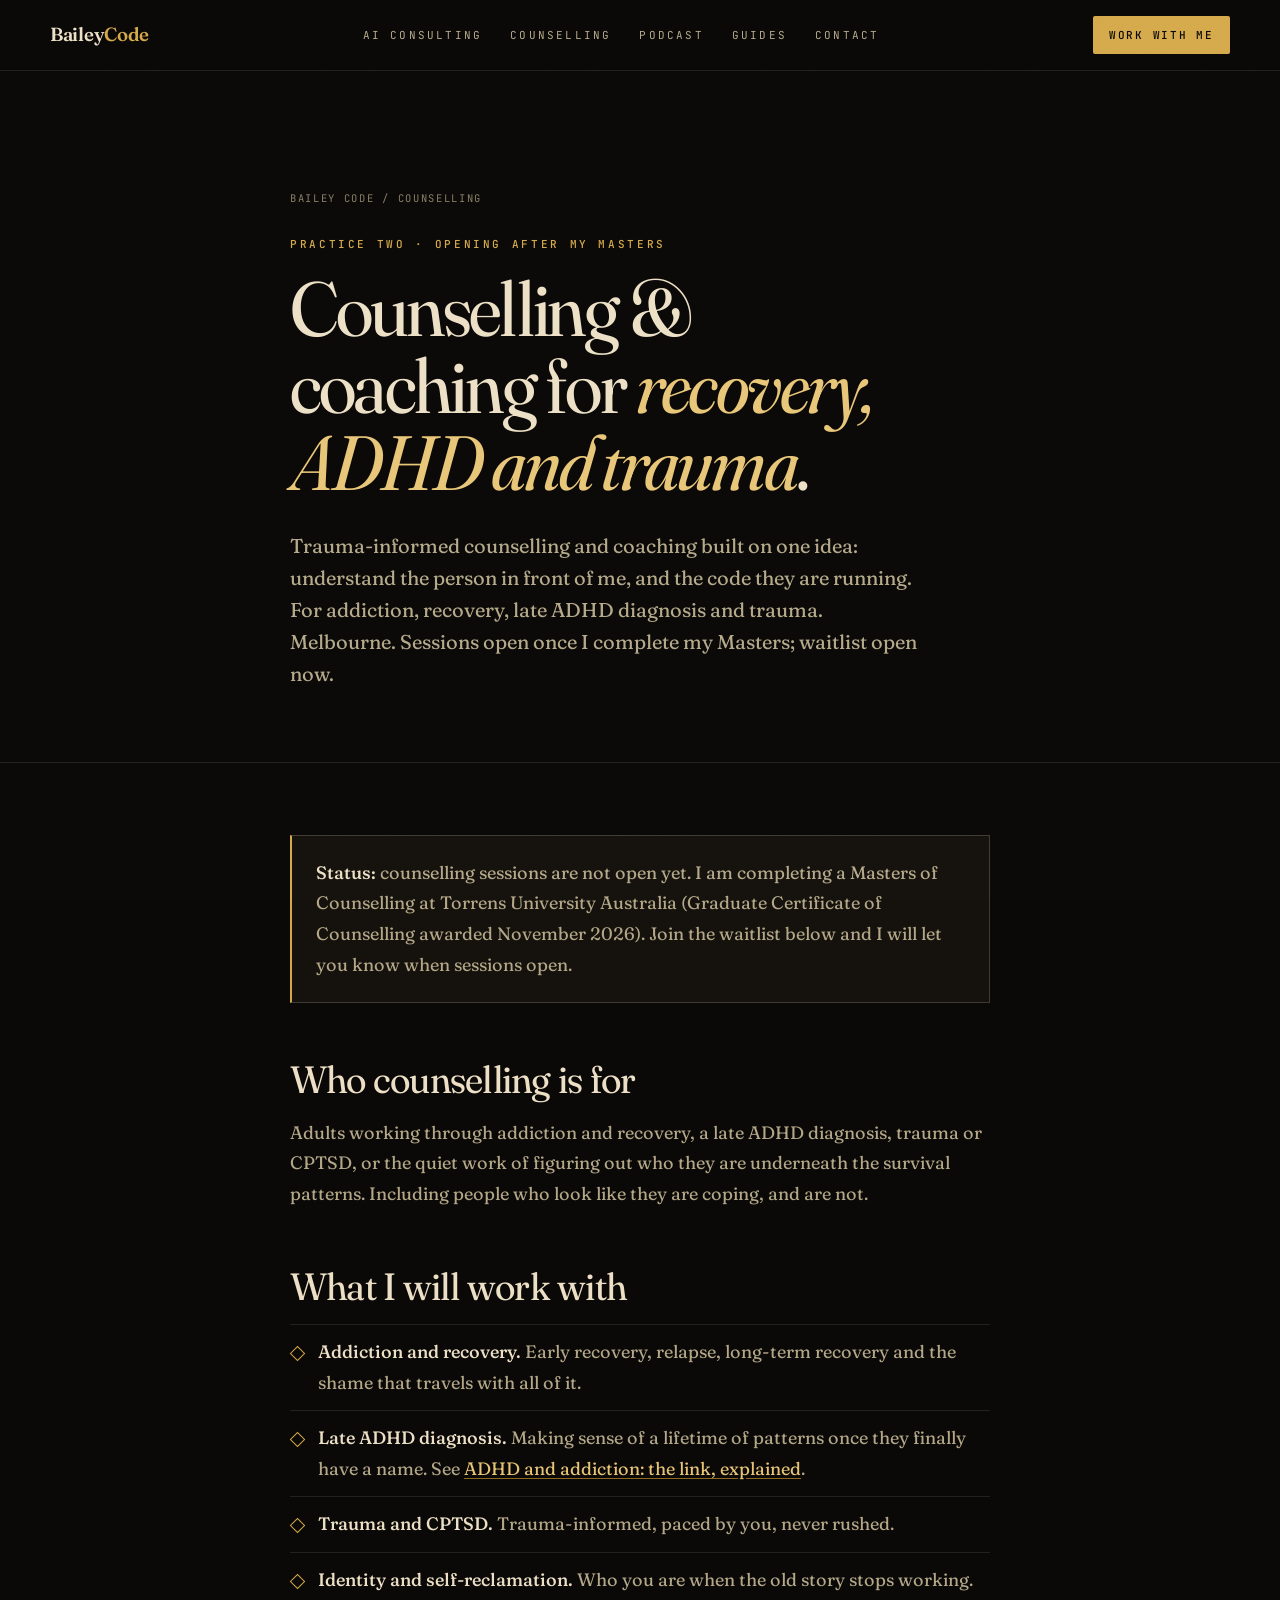
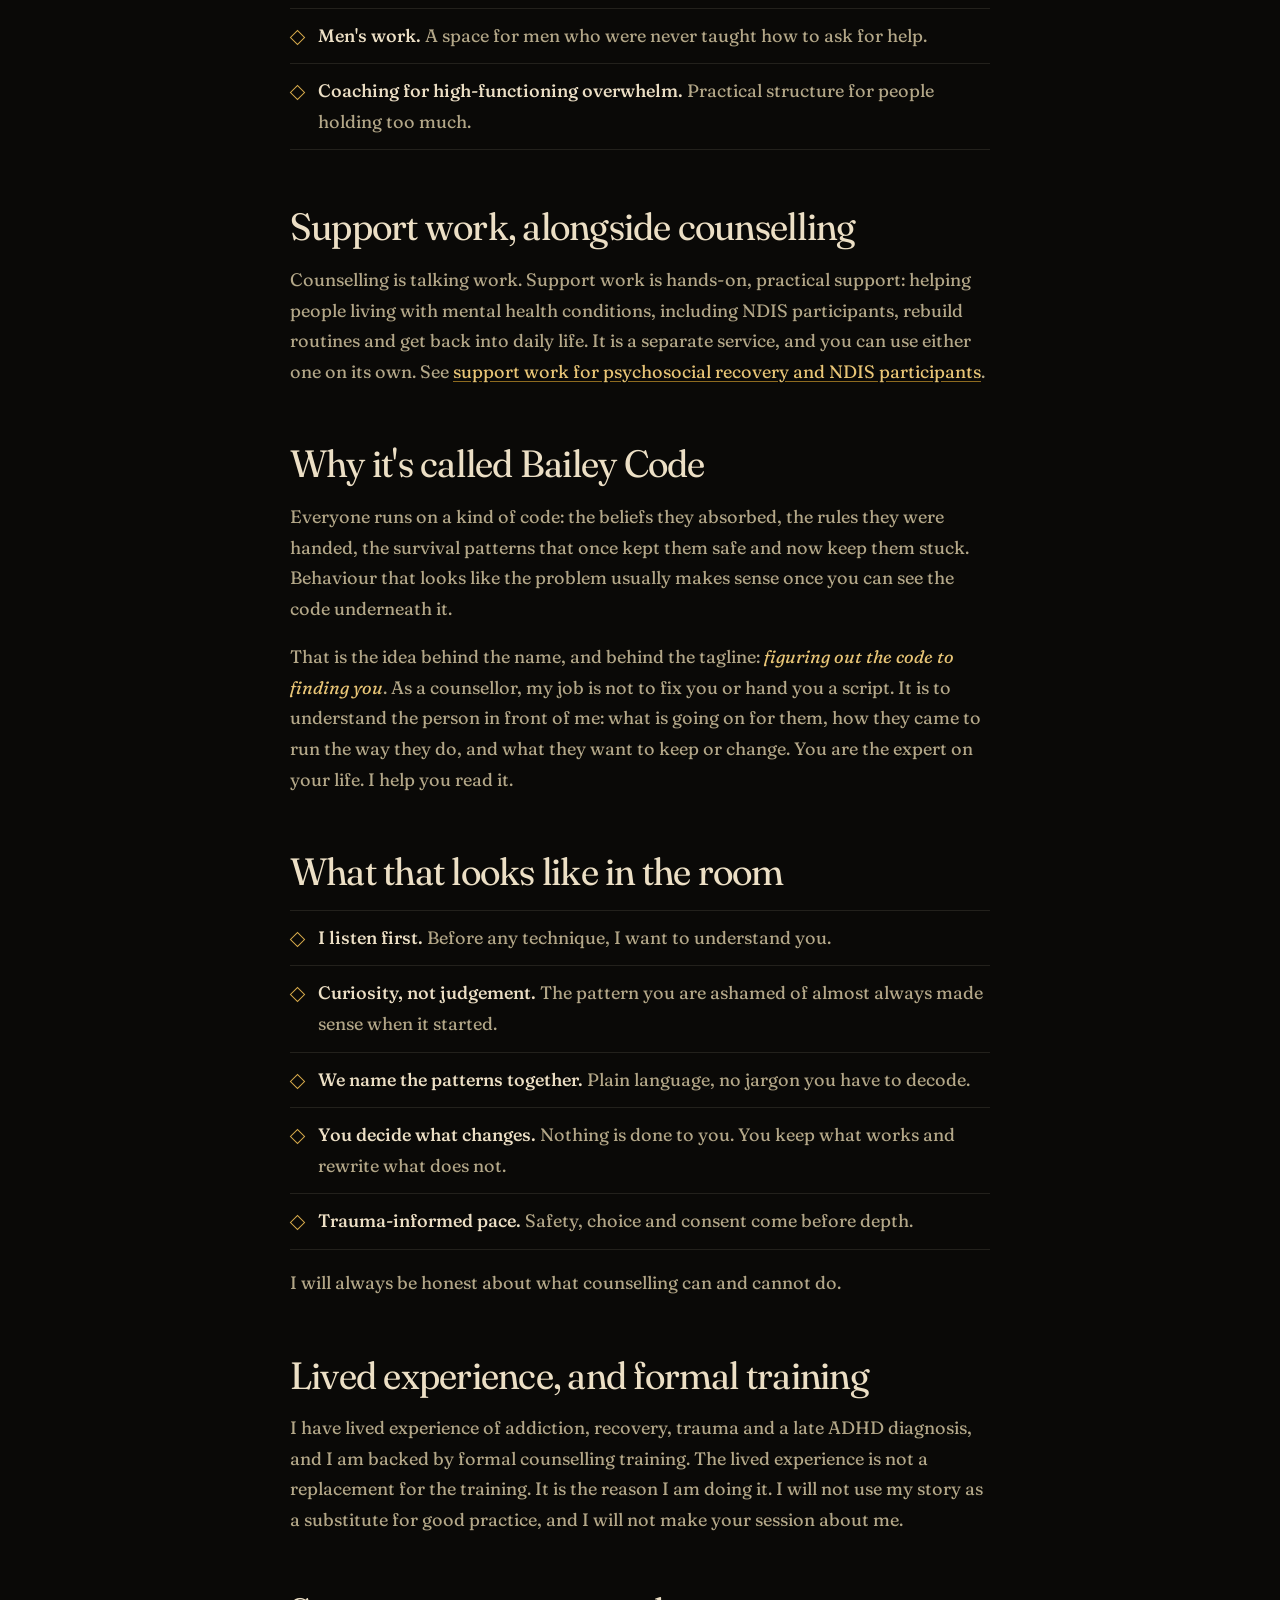
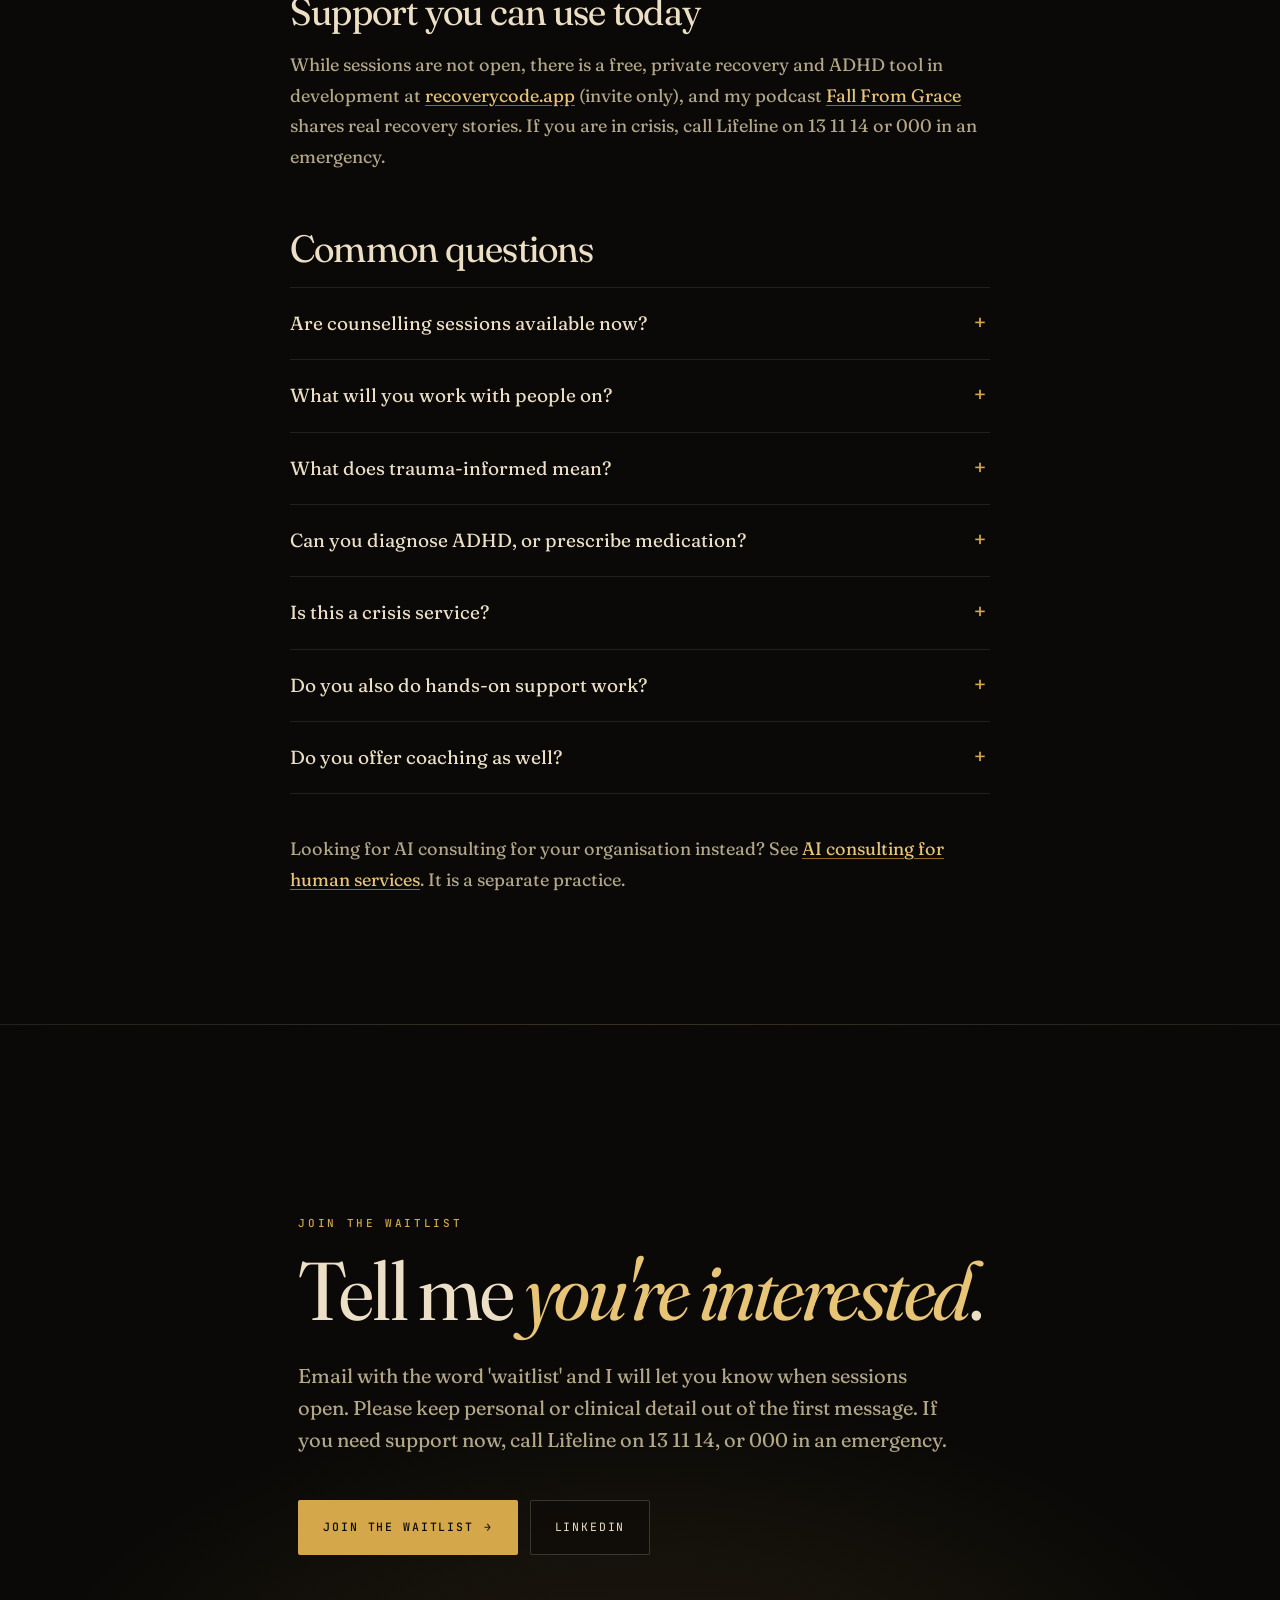
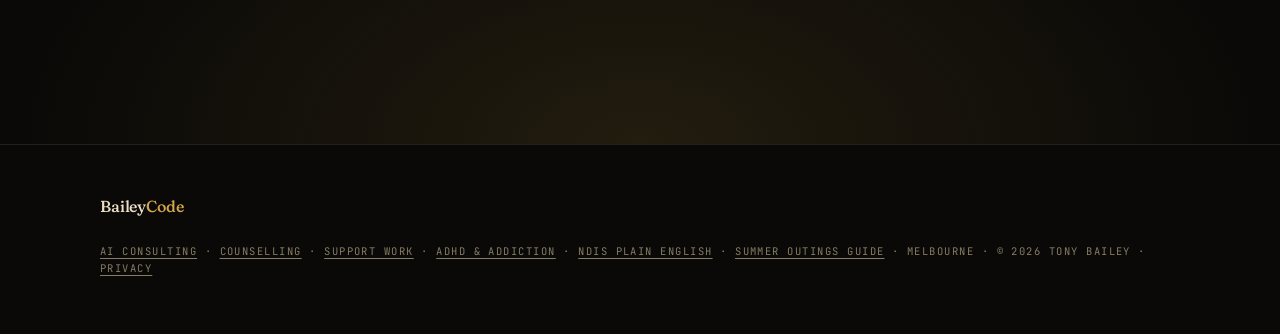
<file: counselling.html>
<!doctype html>
<html lang="en-AU">
<head>
<meta charset="utf-8">
<meta name="viewport" content="width=device-width, initial-scale=1, viewport-fit=cover">
<title>Counselling & Coaching: Addiction, ADHD, Trauma | Bailey Code</title>
<meta name="description" content="Trauma-informed counselling and coaching in Melbourne for addiction and recovery, late ADHD diagnosis and trauma. Opening after Masters of Counselling. Join the waitlist.">
<link rel="canonical" href="https://baileycode.com/counselling">
<meta property="og:title" content="Counselling & Coaching: Addiction, ADHD, Trauma | Bailey Code">
<meta property="og:description" content="Trauma-informed counselling and coaching in Melbourne for addiction and recovery, late ADHD diagnosis and trauma. Opening after Masters of Counselling. Join the waitlist.">
<meta property="og:type" content="article">
<meta property="og:url" content="https://baileycode.com/counselling">
<meta property="og:site_name" content="Bailey Code">
<meta property="og:locale" content="en_AU">
<meta name="theme-color" content="#0d0b08">
<link rel="icon" type="image/svg+xml" href="/favicon.svg">
<meta property="og:image" content="https://baileycode.com/og.jpg">
<meta name="twitter:card" content="summary_large_image">
<meta name="twitter:image" content="https://baileycode.com/og.jpg">
<link rel="preconnect" href="https://fonts.googleapis.com">
<link rel="preconnect" href="https://fonts.gstatic.com" crossorigin>
<link rel="stylesheet" href="https://fonts.googleapis.com/css2?family=Fraunces:ital,opsz,wght@0,9..144,300;0,9..144,400;0,9..144,500;0,9..144,600;0,9..144,700;1,9..144,300;1,9..144,400;1,9..144,500&family=JetBrains+Mono:wght@400;500&display=swap">
<script>document.documentElement.classList.add("js")</script>
<link rel="stylesheet" href="/styles.css">
<script type="application/ld+json">{"@context": "https://schema.org", "@graph": [{"@type": "ProfessionalService", "@id": "https://baileycode.com/#org", "name": "Bailey Code", "url": "https://baileycode.com/", "logo": "https://baileycode.com/favicon.svg", "image": "https://baileycode.com/og.jpg", "description": "AI consulting for human services, and counselling and coaching, based in Melbourne, Australia.", "slogan": "Figuring out the code to finding you.", "founder": {"@id": "https://baileycode.com/#tony"}, "areaServed": {"@type": "Country", "name": "Australia"}, "address": {"@type": "PostalAddress", "addressLocality": "Melbourne", "addressRegion": "VIC", "addressCountry": "AU"}, "email": "hello@baileycode.com", "sameAs": ["https://www.linkedin.com/in/tonybailey", "https://podcasts.apple.com/au/podcast/fall-from-grace/id6832000792", "https://open.spotify.com/show/5Iu2I6HhGxleyD1yDbtA5p", "https://www.youtube.com/@fallfromgracepodcast", "https://instagram.com/fallfromgracewithtony"]}, {"@type": "Person", "@id": "https://baileycode.com/#tony", "name": "Tony Bailey", "url": "https://baileycode.com/", "image": "https://baileycode.com/tony.jpg", "jobTitle": "Founder, Bailey Code", "worksFor": {"@id": "https://baileycode.com/#org"}, "address": {"@type": "PostalAddress", "addressLocality": "Melbourne", "addressRegion": "VIC", "addressCountry": "AU"}, "sameAs": ["https://www.linkedin.com/in/tonybailey", "https://podcasts.apple.com/au/podcast/fall-from-grace/id6832000792", "https://open.spotify.com/show/5Iu2I6HhGxleyD1yDbtA5p", "https://www.youtube.com/@fallfromgracepodcast", "https://instagram.com/fallfromgracewithtony"]}, {"@type": "BreadcrumbList", "itemListElement": [{"@type": "ListItem", "position": 1, "name": "Bailey Code", "item": "https://baileycode.com/"}, {"@type": "ListItem", "position": 2, "name": "Counselling", "item": "https://baileycode.com/counselling"}]}, {"@type": "Service", "@id": "https://baileycode.com/counselling#service", "name": "Counselling and coaching", "serviceType": "Counselling and coaching (opening after completion of Masters of Counselling)", "provider": {"@id": "https://baileycode.com/#org"}, "areaServed": {"@type": "City", "name": "Melbourne"}, "description": "Trauma-informed counselling and coaching for adults dealing with addiction and recovery, late ADHD diagnosis, trauma and CPTSD, and identity. Not yet taking clients; waitlist open."}, {"@type": "FAQPage", "mainEntity": [{"@type": "Question", "name": "Are counselling sessions available now?", "acceptedAnswer": {"@type": "Answer", "text": "Not yet. I hold a Graduate Certificate of Counselling from Torrens University Australia and I am completing the Masters of Counselling. Sessions will open once I am qualified. You can join the waitlist by email."}}, {"@type": "Question", "name": "What will you work with people on?", "acceptedAnswer": {"@type": "Answer", "text": "Addiction and recovery, late ADHD diagnosis, trauma and CPTSD, identity and self-reclamation, men's work, and the overwhelm that high-functioning people carry quietly."}}, {"@type": "Question", "name": "What does trauma-informed mean?", "acceptedAnswer": {"@type": "Answer", "text": "It means the work is built around safety, choice and trust. You set the pace, you are never pushed to share more than you want to, and nothing is done to you without your consent."}}, {"@type": "Question", "name": "Can you diagnose ADHD, or prescribe medication?", "acceptedAnswer": {"@type": "Answer", "text": "No. An ADHD diagnosis comes from a qualified clinician such as a psychiatrist, and medication is prescribed by a doctor. Counselling can support you through assessment, diagnosis and what comes after."}}, {"@type": "Question", "name": "Is this a crisis service?", "acceptedAnswer": {"@type": "Answer", "text": "No. If you are in crisis or thinking about harming yourself, call Lifeline on 13 11 14, or 000 in an emergency."}}, {"@type": "Question", "name": "Do you also do hands-on support work?", "acceptedAnswer": {"@type": "Answer", "text": "Yes, as a separate service. Support work helps people with mental health conditions, including NDIS participants, with practical recovery: routines, daily living and community participation. See the support work page for details."}}, {"@type": "Question", "name": "Do you offer coaching as well?", "acceptedAnswer": {"@type": "Answer", "text": "Yes, coaching for people dealing with overwhelm, burnout and getting unstuck. Counselling and coaching are different, and I will be clear with you about which one you are getting."}}]}]}</script>
</head>
<body class="page">
<nav class="navbar scrolled">
  <div class="navbar-inner">
    <a href="/" class="brand">Bailey<span class="mark">Code</span></a>
    <div class="navlinks">
      <a href="/ai-consulting">AI consulting</a>
      <a href="/counselling">Counselling</a>
      <a href="/podcast">Podcast</a>
      <a href="/#guides">Guides</a>
      <a href="/contact">Contact</a>
    </div>
    <a href="/contact?topic=counselling" class="nav-cta">Work with me</a>
  </div>
</nav>
<main>
<section class="page-hero">
  <div class="col">
    <p class="crumbs"><a href="/">Bailey Code</a> / Counselling</p>
    <p class="sec-eyebrow">Practice two · Opening after my Masters</p>
    <h1 class="sec-head">Counselling &amp; coaching for <em>recovery, ADHD and trauma</em>.</h1>
    <p class="sec-intro lead">Trauma-informed counselling and coaching built on one idea: understand the person in front of me, and the code they are running. For addiction, recovery, late ADHD diagnosis and trauma. Melbourne. Sessions open once I complete my Masters; waitlist open now.</p>
  </div>
</section>
<section class="prose-sec">
  <div class="col prose">

<p data-reveal class="callout"><strong>Status:</strong> counselling sessions are not open yet. I am completing a Masters of Counselling at Torrens University Australia (Graduate Certificate of Counselling awarded November 2026). Join the waitlist below and I will let you know when sessions open.</p>

<h2 data-reveal>Who counselling is for</h2>
<p data-reveal>Adults working through addiction and recovery, a late ADHD diagnosis, trauma or CPTSD, or the quiet work of figuring out who they are underneath the survival patterns. Including people who look like they are coping, and are not.</p>

<h2 data-reveal>What I will work with</h2>
<ul class="check" data-reveal>
<li><strong>Addiction and recovery.</strong> Early recovery, relapse, long-term recovery and the shame that travels with all of it.</li>
<li><strong>Late ADHD diagnosis.</strong> Making sense of a lifetime of patterns once they finally have a name. See <a href="/adhd-and-addiction">ADHD and addiction: the link, explained</a>.</li>
<li><strong>Trauma and CPTSD.</strong> Trauma-informed, paced by you, never rushed.</li>
<li><strong>Identity and self-reclamation.</strong> Who you are when the old story stops working.</li>
<li><strong>Men's work.</strong> A space for men who were never taught how to ask for help.</li>
<li><strong>Coaching for high-functioning overwhelm.</strong> Practical structure for people holding too much.</li>
</ul>

<h2 data-reveal>Support work, alongside counselling</h2>
<p data-reveal>Counselling is talking work. Support work is hands-on, practical support: helping people living with mental health conditions, including NDIS participants, rebuild routines and get back into daily life. It is a separate service, and you can use either one on its own. See <a href="/support-work">support work for psychosocial recovery and NDIS participants</a>.</p>

<h2 data-reveal>Why it's called Bailey Code</h2>
<p data-reveal>Everyone runs on a kind of code: the beliefs they absorbed, the rules they were handed, the survival patterns that once kept them safe and now keep them stuck. Behaviour that looks like the problem usually makes sense once you can see the code underneath it.</p>
<p data-reveal>That is the idea behind the name, and behind the tagline: <em>figuring out the code to finding you</em>. As a counsellor, my job is not to fix you or hand you a script. It is to understand the person in front of me: what is going on for them, how they came to run the way they do, and what they want to keep or change. You are the expert on your life. I help you read it.</p>

<h2 data-reveal>What that looks like in the room</h2>
<ul class="check" data-reveal>
<li><strong>I listen first.</strong> Before any technique, I want to understand you.</li>
<li><strong>Curiosity, not judgement.</strong> The pattern you are ashamed of almost always made sense when it started.</li>
<li><strong>We name the patterns together.</strong> Plain language, no jargon you have to decode.</li>
<li><strong>You decide what changes.</strong> Nothing is done to you. You keep what works and rewrite what does not.</li>
<li><strong>Trauma-informed pace.</strong> Safety, choice and consent come before depth.</li>
</ul>
<p data-reveal>I will always be honest about what counselling can and cannot do.</p>

<h2 data-reveal>Lived experience, and formal training</h2>
<p data-reveal>I have lived experience of addiction, recovery, trauma and a late ADHD diagnosis, and I am backed by formal counselling training. The lived experience is not a replacement for the training. It is the reason I am doing it. I will not use my story as a substitute for good practice, and I will not make your session about me.</p>

<h2 data-reveal>Support you can use today</h2>
<p data-reveal>While sessions are not open, there is a free, private recovery and ADHD tool in development at <a href="https://recoverycode.app" rel="noopener">recoverycode.app</a> (invite only), and my podcast <a href="https://fallfromgrace.riverside.com/" rel="noopener">Fall From Grace</a> shares real recovery stories. If you are in crisis, call Lifeline on 13 11 14 or 000 in an emergency.</p>

<h2 data-reveal>Common questions</h2>
<div class="faq"><details data-reveal><summary>Are counselling sessions available now?</summary><p>Not yet. I hold a Graduate Certificate of Counselling from Torrens University Australia and I am completing the Masters of Counselling. Sessions will open once I am qualified. You can join the waitlist by email.</p></details><details data-reveal><summary>What will you work with people on?</summary><p>Addiction and recovery, late ADHD diagnosis, trauma and CPTSD, identity and self-reclamation, men's work, and the overwhelm that high-functioning people carry quietly.</p></details><details data-reveal><summary>What does trauma-informed mean?</summary><p>It means the work is built around safety, choice and trust. You set the pace, you are never pushed to share more than you want to, and nothing is done to you without your consent.</p></details><details data-reveal><summary>Can you diagnose ADHD, or prescribe medication?</summary><p>No. An ADHD diagnosis comes from a qualified clinician such as a psychiatrist, and medication is prescribed by a doctor. Counselling can support you through assessment, diagnosis and what comes after.</p></details><details data-reveal><summary>Is this a crisis service?</summary><p>No. If you are in crisis or thinking about harming yourself, call Lifeline on 13 11 14, or 000 in an emergency.</p></details><details data-reveal><summary>Do you also do hands-on support work?</summary><p>Yes, as a separate service. Support work helps people with mental health conditions, including NDIS participants, with practical recovery: routines, daily living and community participation. See the support work page for details.</p></details><details data-reveal><summary>Do you offer coaching as well?</summary><p>Yes, coaching for people dealing with overwhelm, burnout and getting unstuck. Counselling and coaching are different, and I will be clear with you about which one you are getting.</p></details></div>
<p data-reveal class="also">Looking for AI consulting for your organisation instead? See <a href="/ai-consulting">AI consulting for human services</a>. It is a separate practice.</p>

  </div>
</section>
<section class="contact" id="contact">
  <div class="col">
    <p data-reveal class="sec-eyebrow">Join the waitlist</p>
    <h2 data-reveal class="sec-head">Tell me <em>you're interested</em>.</h2>
    <p data-reveal class="sec-intro">Email with the word 'waitlist' and I will let you know when sessions open. Please keep personal or clinical detail out of the first message. If you need support now, call Lifeline on 13 11 14, or 000 in an emergency.</p>
    <div class="contact-ctas">
      <a href="/contact?topic=counselling" class="btn btn-primary">Join the waitlist <span class="btn-arrow">&rarr;</span></a>
      <a href="https://www.linkedin.com/in/tonybailey" class="btn btn-secondary">LinkedIn</a>
    </div>
  </div>
</section>
</main>
<footer>
  <div class="col-wide footer-inner">
    <div class="footer-brand">Bailey<span class="mark">Code</span></div>
    <div class="footer-meta"><a href="/ai-consulting">AI consulting</a> &middot; <a href="/counselling">Counselling</a> &middot; <a href="/support-work">Support work</a> &middot; <a href="/adhd-and-addiction">ADHD &amp; addiction</a> &middot; <a href="/ndis-plain-english">NDIS plain English</a> &middot; <a href="/summer-outings-guide">Summer outings guide</a> &middot; Melbourne &middot; &copy; 2026 Tony Bailey &middot; <a href="/privacy">Privacy</a></div>
  </div>
</footer>
<script>
(function(){var rm=window.matchMedia("(prefers-reduced-motion: reduce)").matches;var els=[].slice.call(document.querySelectorAll("[data-reveal]"));
if(rm||!("IntersectionObserver" in window)){els.forEach(function(e){e.classList.add("in")});}
else{var io=new IntersectionObserver(function(es){es.forEach(function(x){if(x.isIntersecting){x.target.classList.add("in");io.unobserve(x.target)}})},{threshold:.1});els.forEach(function(e){io.observe(e)});}})();
</script>
</body>
</html>
</file>
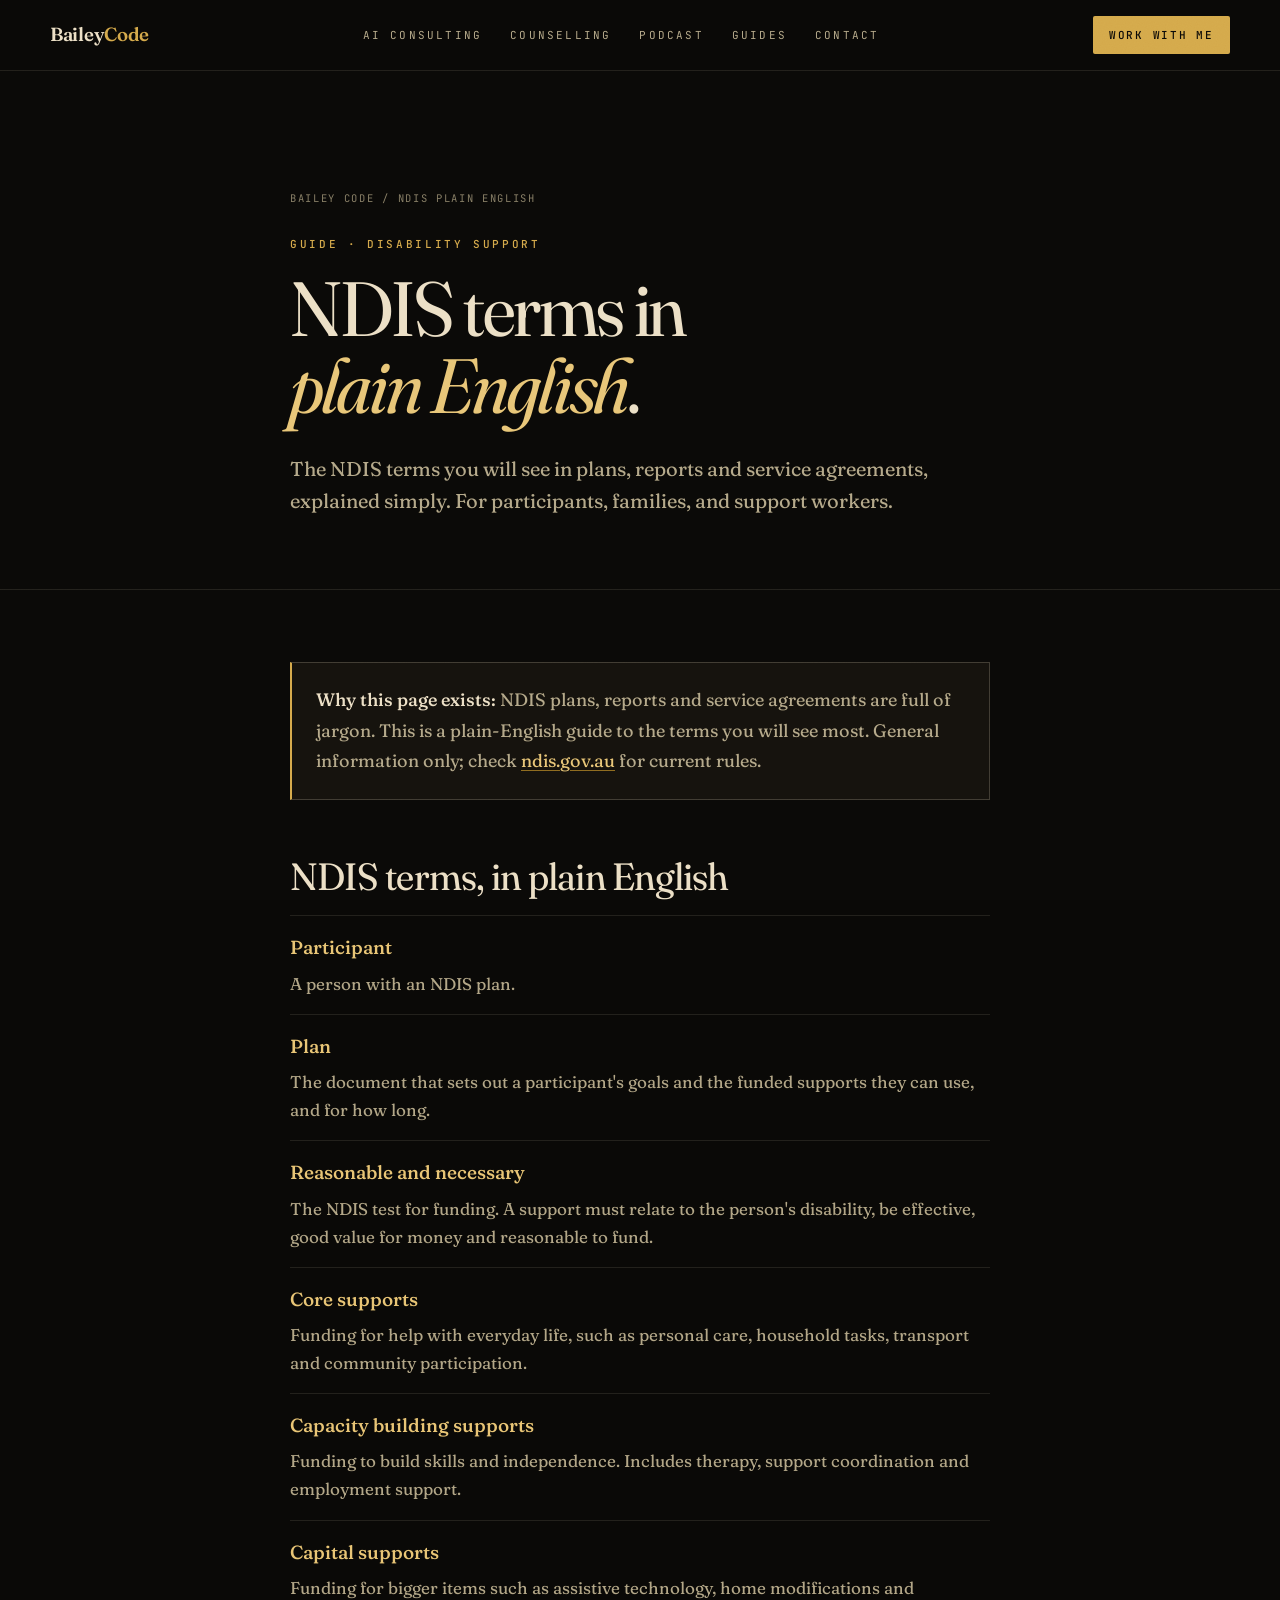
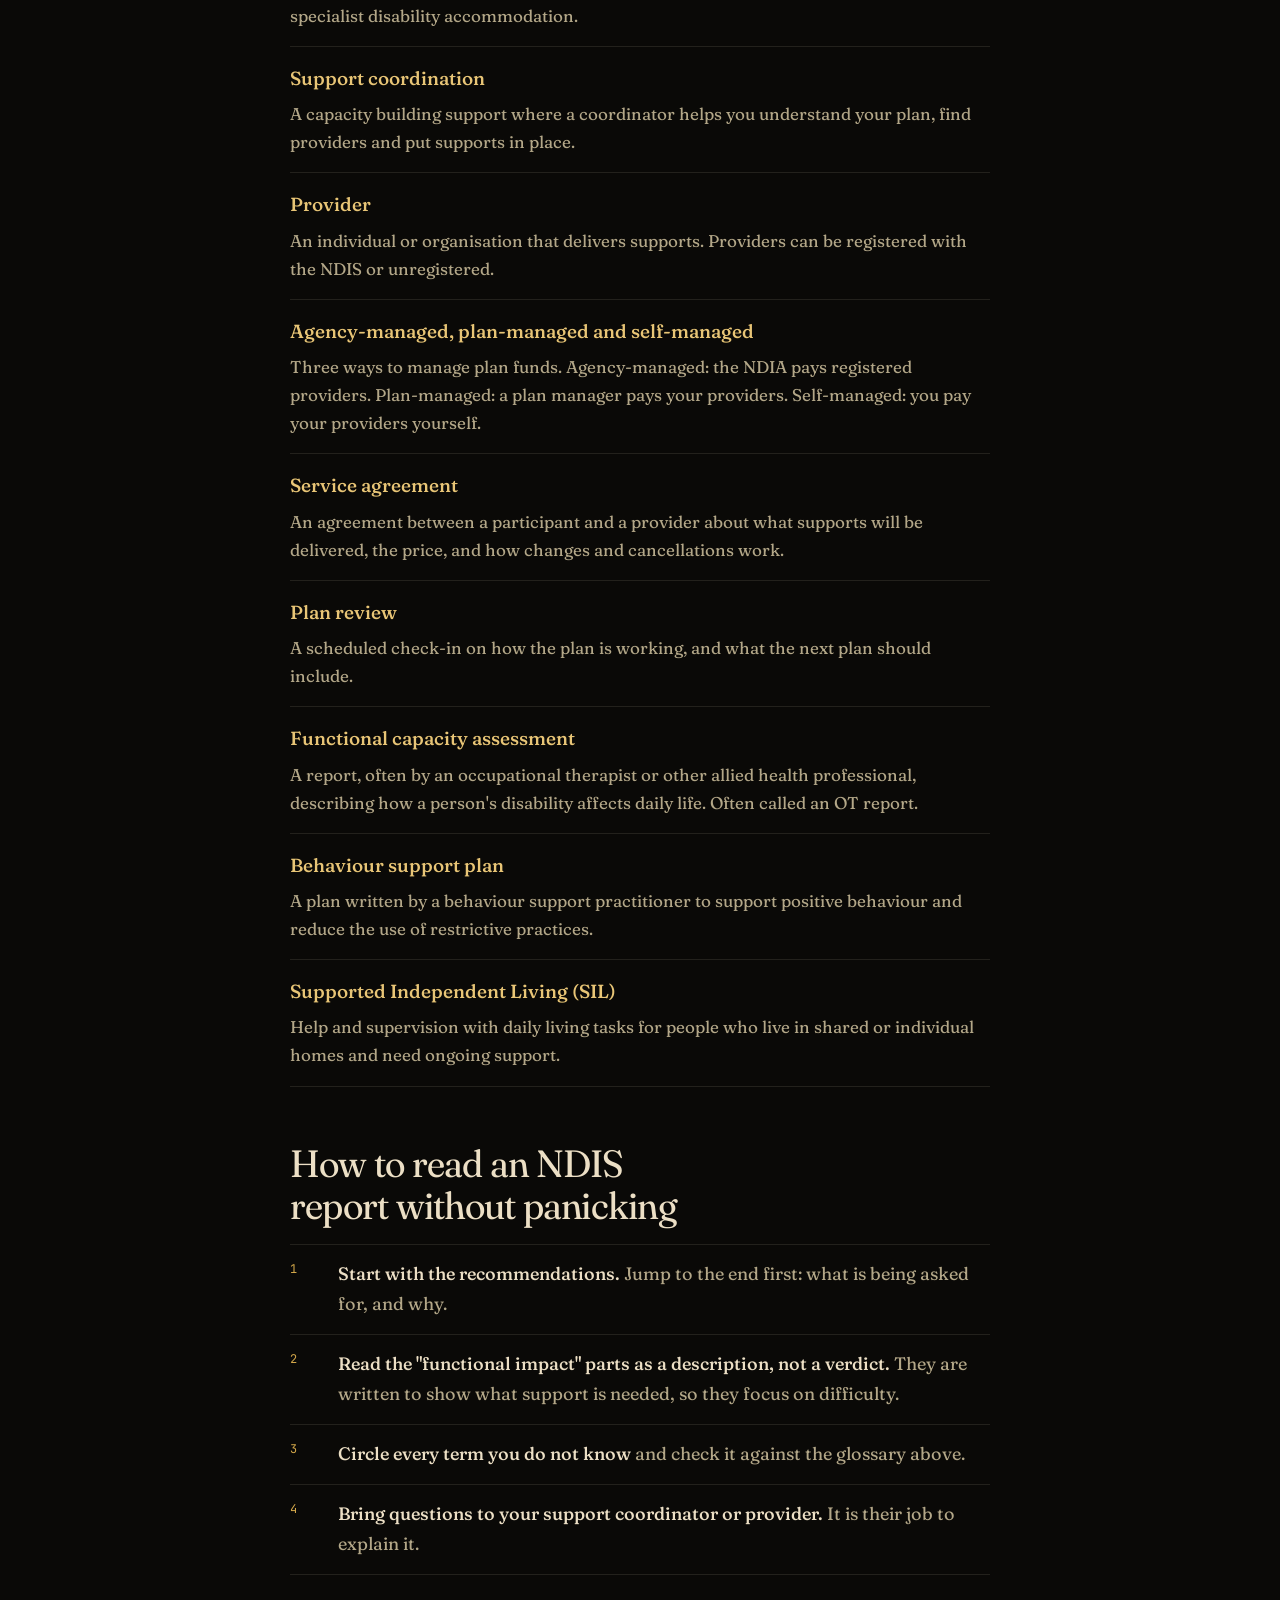
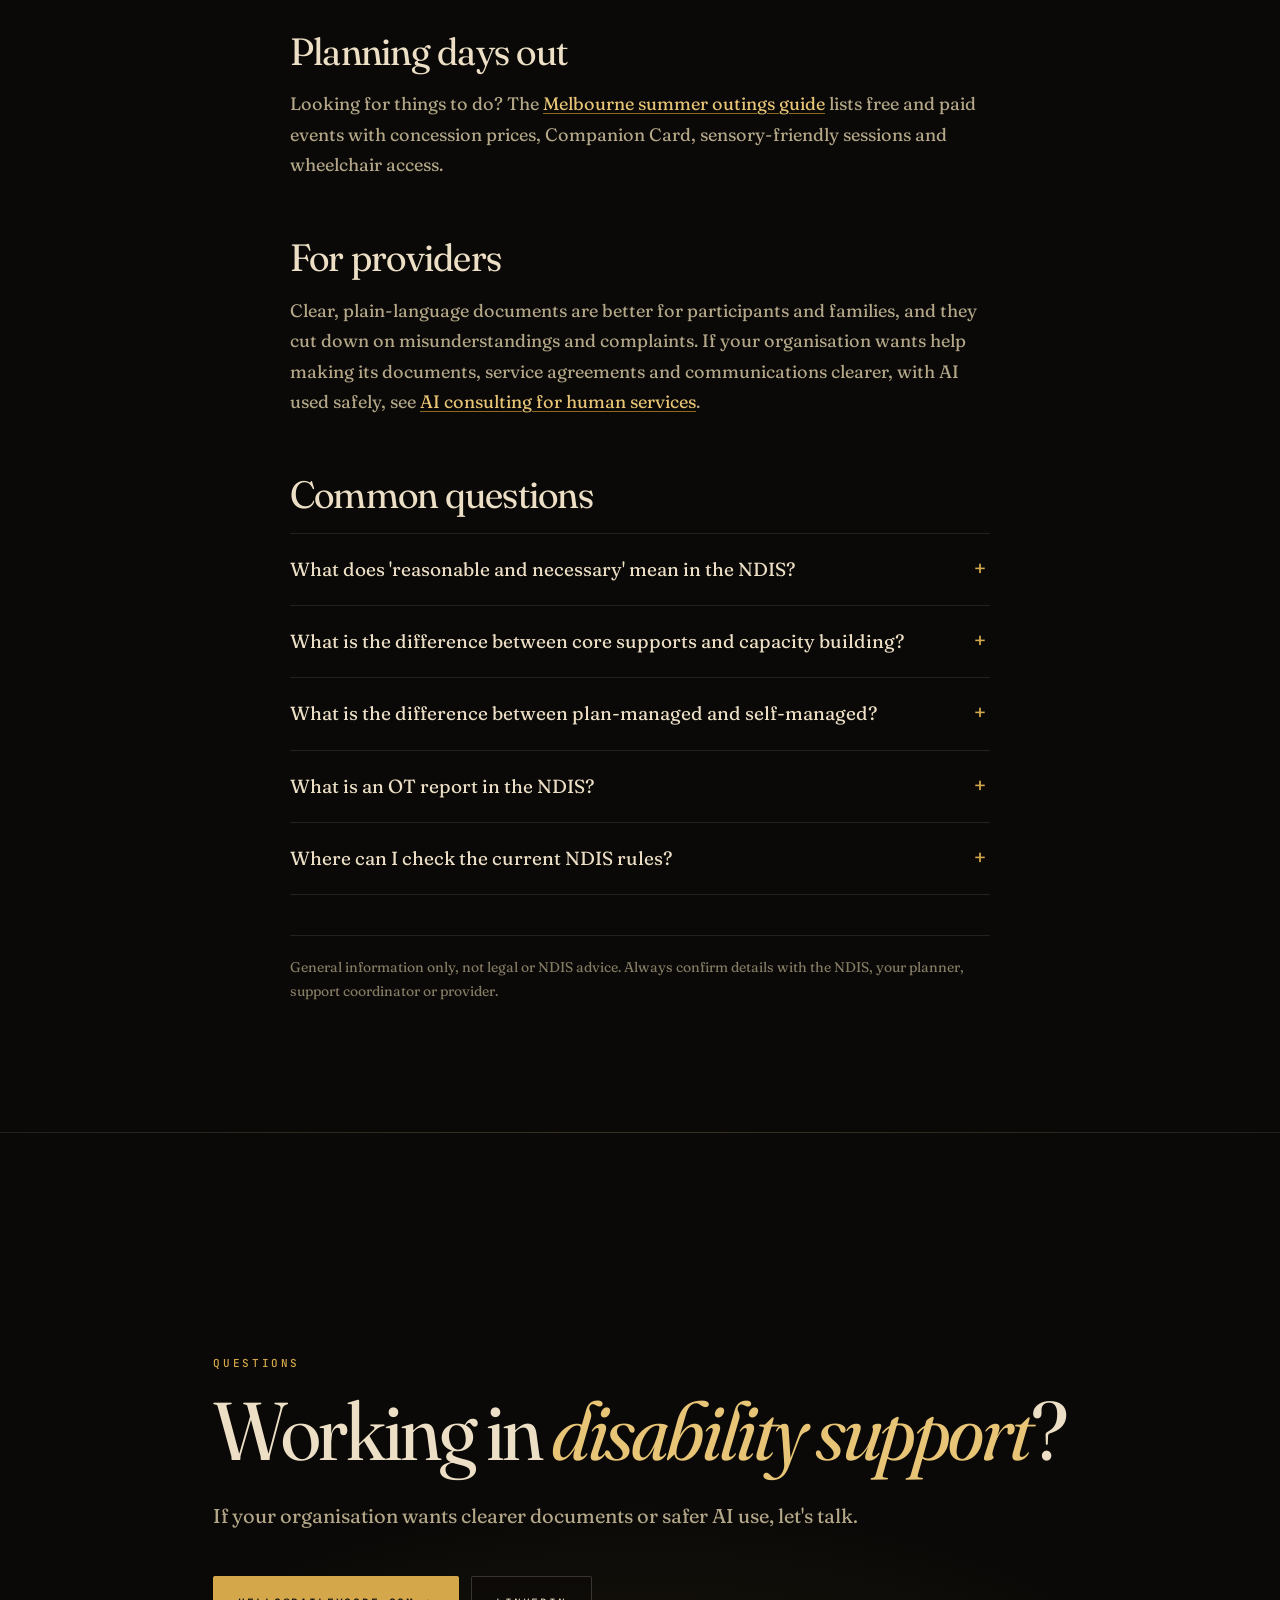
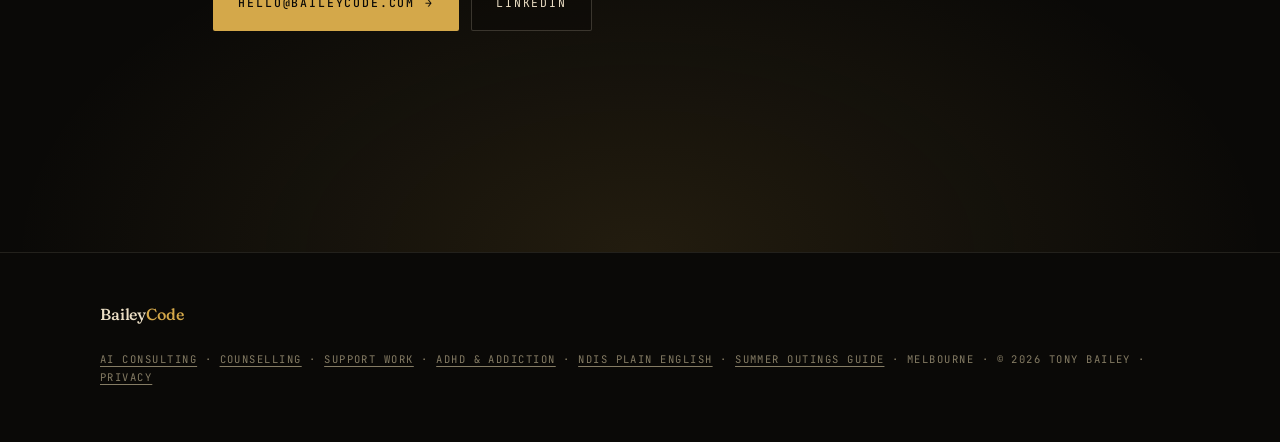
<file: ndis-plain-english.html>
<!doctype html>
<html lang="en-AU">
<head>
<meta charset="utf-8">
<meta name="viewport" content="width=device-width, initial-scale=1, viewport-fit=cover">
<title>NDIS Terms in Plain English: A Glossary | Bailey Code</title>
<meta name="description" content="NDIS jargon explained simply: reasonable and necessary, core supports, capacity building, plan-managed vs self-managed, OT reports and more.">
<link rel="canonical" href="https://baileycode.com/ndis-plain-english">
<meta property="og:title" content="NDIS Terms in Plain English: A Glossary | Bailey Code">
<meta property="og:description" content="NDIS jargon explained simply: reasonable and necessary, core supports, capacity building, plan-managed vs self-managed, OT reports and more.">
<meta property="og:type" content="article">
<meta property="og:url" content="https://baileycode.com/ndis-plain-english">
<meta property="og:site_name" content="Bailey Code">
<meta property="og:locale" content="en_AU">
<meta name="theme-color" content="#0d0b08">
<link rel="icon" type="image/svg+xml" href="/favicon.svg">
<meta property="og:image" content="https://baileycode.com/og.jpg">
<meta name="twitter:card" content="summary_large_image">
<meta name="twitter:image" content="https://baileycode.com/og.jpg">
<link rel="preconnect" href="https://fonts.googleapis.com">
<link rel="preconnect" href="https://fonts.gstatic.com" crossorigin>
<link rel="stylesheet" href="https://fonts.googleapis.com/css2?family=Fraunces:ital,opsz,wght@0,9..144,300;0,9..144,400;0,9..144,500;0,9..144,600;0,9..144,700;1,9..144,300;1,9..144,400;1,9..144,500&family=JetBrains+Mono:wght@400;500&display=swap">
<script>document.documentElement.classList.add("js")</script>
<link rel="stylesheet" href="/styles.css">
<script type="application/ld+json">{"@context": "https://schema.org", "@graph": [{"@type": "ProfessionalService", "@id": "https://baileycode.com/#org", "name": "Bailey Code", "url": "https://baileycode.com/", "logo": "https://baileycode.com/favicon.svg", "image": "https://baileycode.com/og.jpg", "description": "AI consulting for human services, and counselling and coaching, based in Melbourne, Australia.", "slogan": "Figuring out the code to finding you.", "founder": {"@id": "https://baileycode.com/#tony"}, "areaServed": {"@type": "Country", "name": "Australia"}, "address": {"@type": "PostalAddress", "addressLocality": "Melbourne", "addressRegion": "VIC", "addressCountry": "AU"}, "email": "hello@baileycode.com", "sameAs": ["https://www.linkedin.com/in/tonybailey", "https://podcasts.apple.com/au/podcast/fall-from-grace/id6832000792", "https://open.spotify.com/show/5Iu2I6HhGxleyD1yDbtA5p", "https://www.youtube.com/@fallfromgracepodcast", "https://instagram.com/fallfromgracewithtony"]}, {"@type": "Person", "@id": "https://baileycode.com/#tony", "name": "Tony Bailey", "url": "https://baileycode.com/", "image": "https://baileycode.com/tony.jpg", "jobTitle": "Founder, Bailey Code", "worksFor": {"@id": "https://baileycode.com/#org"}, "address": {"@type": "PostalAddress", "addressLocality": "Melbourne", "addressRegion": "VIC", "addressCountry": "AU"}, "sameAs": ["https://www.linkedin.com/in/tonybailey", "https://podcasts.apple.com/au/podcast/fall-from-grace/id6832000792", "https://open.spotify.com/show/5Iu2I6HhGxleyD1yDbtA5p", "https://www.youtube.com/@fallfromgracepodcast", "https://instagram.com/fallfromgracewithtony"]}, {"@type": "BreadcrumbList", "itemListElement": [{"@type": "ListItem", "position": 1, "name": "Bailey Code", "item": "https://baileycode.com/"}, {"@type": "ListItem", "position": 2, "name": "NDIS plain English", "item": "https://baileycode.com/ndis-plain-english"}]}, {"@type": "DefinedTermSet", "@id": "https://baileycode.com/ndis-plain-english#terms", "name": "NDIS terms in plain English", "inLanguage": "en-AU", "hasDefinedTerm": [{"@type": "DefinedTerm", "name": "Participant", "description": "A person with an NDIS plan."}, {"@type": "DefinedTerm", "name": "Plan", "description": "The document that sets out a participant's goals and the funded supports they can use, and for how long."}, {"@type": "DefinedTerm", "name": "Reasonable and necessary", "description": "The NDIS test for funding. A support must relate to the person's disability, be effective, good value for money and reasonable to fund."}, {"@type": "DefinedTerm", "name": "Core supports", "description": "Funding for help with everyday life, such as personal care, household tasks, transport and community participation."}, {"@type": "DefinedTerm", "name": "Capacity building supports", "description": "Funding to build skills and independence. Includes therapy, support coordination and employment support."}, {"@type": "DefinedTerm", "name": "Capital supports", "description": "Funding for bigger items such as assistive technology, home modifications and specialist disability accommodation."}, {"@type": "DefinedTerm", "name": "Support coordination", "description": "A capacity building support where a coordinator helps you understand your plan, find providers and put supports in place."}, {"@type": "DefinedTerm", "name": "Provider", "description": "An individual or organisation that delivers supports. Providers can be registered with the NDIS or unregistered."}, {"@type": "DefinedTerm", "name": "Agency-managed, plan-managed and self-managed", "description": "Three ways to manage plan funds. Agency-managed: the NDIA pays registered providers. Plan-managed: a plan manager pays your providers. Self-managed: you pay your providers yourself."}, {"@type": "DefinedTerm", "name": "Service agreement", "description": "An agreement between a participant and a provider about what supports will be delivered, the price, and how changes and cancellations work."}, {"@type": "DefinedTerm", "name": "Plan review", "description": "A scheduled check-in on how the plan is working, and what the next plan should include."}, {"@type": "DefinedTerm", "name": "Functional capacity assessment", "description": "A report, often by an occupational therapist or other allied health professional, describing how a person's disability affects daily life. Often called an OT report."}, {"@type": "DefinedTerm", "name": "Behaviour support plan", "description": "A plan written by a behaviour support practitioner to support positive behaviour and reduce the use of restrictive practices."}, {"@type": "DefinedTerm", "name": "Supported Independent Living (SIL)", "description": "Help and supervision with daily living tasks for people who live in shared or individual homes and need ongoing support."}]}, {"@type": "Article", "headline": "NDIS terms in plain English", "author": {"@id": "https://baileycode.com/#tony"}, "publisher": {"@id": "https://baileycode.com/#org"}, "datePublished": "2026-11-23", "dateModified": "2026-11-23", "mainEntityOfPage": "https://baileycode.com/ndis-plain-english", "inLanguage": "en-AU"}, {"@type": "FAQPage", "mainEntity": [{"@type": "Question", "name": "What does 'reasonable and necessary' mean in the NDIS?", "acceptedAnswer": {"@type": "Answer", "text": "It is the test the NDIS uses to decide whether to fund a support. The support must relate to your disability, be effective, offer value for money and be reasonable to fund."}}, {"@type": "Question", "name": "What is the difference between core supports and capacity building?", "acceptedAnswer": {"@type": "Answer", "text": "Core supports help with everyday activities. Capacity building supports help you build skills and independence, such as therapy or support coordination."}}, {"@type": "Question", "name": "What is the difference between plan-managed and self-managed?", "acceptedAnswer": {"@type": "Answer", "text": "With plan management, a plan manager pays your providers for you. With self-management, you pay your providers directly and keep the records yourself."}}, {"@type": "Question", "name": "What is an OT report in the NDIS?", "acceptedAnswer": {"@type": "Answer", "text": "An occupational therapy report, often a functional capacity assessment, describing how your disability affects daily life and what supports might help. It is commonly used as evidence in planning and reviews."}}, {"@type": "Question", "name": "Where can I check the current NDIS rules?", "acceptedAnswer": {"@type": "Answer", "text": "The NDIS website at ndis.gov.au is the source of truth. Rules and processes change, so confirm current details there or with your support coordinator."}}]}]}</script>
</head>
<body class="page">
<nav class="navbar scrolled">
  <div class="navbar-inner">
    <a href="/" class="brand">Bailey<span class="mark">Code</span></a>
    <div class="navlinks">
      <a href="/ai-consulting">AI consulting</a>
      <a href="/counselling">Counselling</a>
      <a href="/podcast">Podcast</a>
      <a href="/#guides">Guides</a>
      <a href="/contact">Contact</a>
    </div>
    <a href="/contact" class="nav-cta">Work with me</a>
  </div>
</nav>
<main>
<section class="page-hero">
  <div class="col">
    <p class="crumbs"><a href="/">Bailey Code</a> / NDIS plain English</p>
    <p class="sec-eyebrow">Guide · Disability support</p>
    <h1 class="sec-head">NDIS terms in <em>plain English</em>.</h1>
    <p class="sec-intro lead">The NDIS terms you will see in plans, reports and service agreements, explained simply. For participants, families, and support workers.</p>
  </div>
</section>
<section class="prose-sec">
  <div class="col prose">

<p data-reveal class="callout"><strong>Why this page exists:</strong> NDIS plans, reports and service agreements are full of jargon. This is a plain-English guide to the terms you will see most. General information only; check <a href="https://www.ndis.gov.au" rel="noopener">ndis.gov.au</a> for current rules.</p>

<h2 data-reveal>NDIS terms, in plain English</h2>
<dl class="glossary"><div data-reveal><dt>Participant</dt><dd>A person with an NDIS plan.</dd></div><div data-reveal><dt>Plan</dt><dd>The document that sets out a participant's goals and the funded supports they can use, and for how long.</dd></div><div data-reveal><dt>Reasonable and necessary</dt><dd>The NDIS test for funding. A support must relate to the person's disability, be effective, good value for money and reasonable to fund.</dd></div><div data-reveal><dt>Core supports</dt><dd>Funding for help with everyday life, such as personal care, household tasks, transport and community participation.</dd></div><div data-reveal><dt>Capacity building supports</dt><dd>Funding to build skills and independence. Includes therapy, support coordination and employment support.</dd></div><div data-reveal><dt>Capital supports</dt><dd>Funding for bigger items such as assistive technology, home modifications and specialist disability accommodation.</dd></div><div data-reveal><dt>Support coordination</dt><dd>A capacity building support where a coordinator helps you understand your plan, find providers and put supports in place.</dd></div><div data-reveal><dt>Provider</dt><dd>An individual or organisation that delivers supports. Providers can be registered with the NDIS or unregistered.</dd></div><div data-reveal><dt>Agency-managed, plan-managed and self-managed</dt><dd>Three ways to manage plan funds. Agency-managed: the NDIA pays registered providers. Plan-managed: a plan manager pays your providers. Self-managed: you pay your providers yourself.</dd></div><div data-reveal><dt>Service agreement</dt><dd>An agreement between a participant and a provider about what supports will be delivered, the price, and how changes and cancellations work.</dd></div><div data-reveal><dt>Plan review</dt><dd>A scheduled check-in on how the plan is working, and what the next plan should include.</dd></div><div data-reveal><dt>Functional capacity assessment</dt><dd>A report, often by an occupational therapist or other allied health professional, describing how a person's disability affects daily life. Often called an OT report.</dd></div><div data-reveal><dt>Behaviour support plan</dt><dd>A plan written by a behaviour support practitioner to support positive behaviour and reduce the use of restrictive practices.</dd></div><div data-reveal><dt>Supported Independent Living (SIL)</dt><dd>Help and supervision with daily living tasks for people who live in shared or individual homes and need ongoing support.</dd></div></dl>
<h2 data-reveal>How to read an NDIS report without panicking</h2>
<ol class="steps" data-reveal>
<li><strong>Start with the recommendations.</strong> Jump to the end first: what is being asked for, and why.</li>
<li><strong>Read the "functional impact" parts as a description, not a verdict.</strong> They are written to show what support is needed, so they focus on difficulty.</li>
<li><strong>Circle every term you do not know</strong> and check it against the glossary above.</li>
<li><strong>Bring questions to your support coordinator or provider.</strong> It is their job to explain it.</li>
</ol>

<h2 data-reveal>Planning days out</h2>
<p data-reveal>Looking for things to do? The <a href="/summer-outings-guide">Melbourne summer outings guide</a> lists free and paid events with concession prices, Companion Card, sensory-friendly sessions and wheelchair access.</p>

<h2 data-reveal>For providers</h2>
<p data-reveal>Clear, plain-language documents are better for participants and families, and they cut down on misunderstandings and complaints. If your organisation wants help making its documents, service agreements and communications clearer, with AI used safely, see <a href="/ai-consulting">AI consulting for human services</a>.</p>

<h2 data-reveal>Common questions</h2>
<div class="faq"><details data-reveal><summary>What does 'reasonable and necessary' mean in the NDIS?</summary><p>It is the test the NDIS uses to decide whether to fund a support. The support must relate to your disability, be effective, offer value for money and be reasonable to fund.</p></details><details data-reveal><summary>What is the difference between core supports and capacity building?</summary><p>Core supports help with everyday activities. Capacity building supports help you build skills and independence, such as therapy or support coordination.</p></details><details data-reveal><summary>What is the difference between plan-managed and self-managed?</summary><p>With plan management, a plan manager pays your providers for you. With self-management, you pay your providers directly and keep the records yourself.</p></details><details data-reveal><summary>What is an OT report in the NDIS?</summary><p>An occupational therapy report, often a functional capacity assessment, describing how your disability affects daily life and what supports might help. It is commonly used as evidence in planning and reviews.</p></details><details data-reveal><summary>Where can I check the current NDIS rules?</summary><p>The NDIS website at ndis.gov.au is the source of truth. Rules and processes change, so confirm current details there or with your support coordinator.</p></details></div>
<p data-reveal class="note">General information only, not legal or NDIS advice. Always confirm details with the NDIS, your planner, support coordinator or provider.</p>

  </div>
</section>
<section class="contact" id="contact">
  <div class="col">
    <p data-reveal class="sec-eyebrow">Questions</p>
    <h2 data-reveal class="sec-head">Working in <em>disability support</em>?</h2>
    <p data-reveal class="sec-intro">If your organisation wants clearer documents or safer AI use, let's talk.</p>
    <div class="contact-ctas">
      <a href="mailto:hello@baileycode.com?subject=NDIS%20plain%20English" class="btn btn-primary">hello@baileycode.com <span class="btn-arrow">&rarr;</span></a>
      <a href="https://www.linkedin.com/in/tonybailey" class="btn btn-secondary">LinkedIn</a>
    </div>
  </div>
</section>
</main>
<footer>
  <div class="col-wide footer-inner">
    <div class="footer-brand">Bailey<span class="mark">Code</span></div>
    <div class="footer-meta"><a href="/ai-consulting">AI consulting</a> &middot; <a href="/counselling">Counselling</a> &middot; <a href="/support-work">Support work</a> &middot; <a href="/adhd-and-addiction">ADHD &amp; addiction</a> &middot; <a href="/ndis-plain-english">NDIS plain English</a> &middot; <a href="/summer-outings-guide">Summer outings guide</a> &middot; Melbourne &middot; &copy; 2026 Tony Bailey &middot; <a href="/privacy">Privacy</a></div>
  </div>
</footer>
<script>
(function(){var rm=window.matchMedia("(prefers-reduced-motion: reduce)").matches;var els=[].slice.call(document.querySelectorAll("[data-reveal]"));
if(rm||!("IntersectionObserver" in window)){els.forEach(function(e){e.classList.add("in")});}
else{var io=new IntersectionObserver(function(es){es.forEach(function(x){if(x.isIntersecting){x.target.classList.add("in");io.unobserve(x.target)}})},{threshold:.1});els.forEach(function(e){io.observe(e)});}})();
</script>
</body>
</html>
</file>
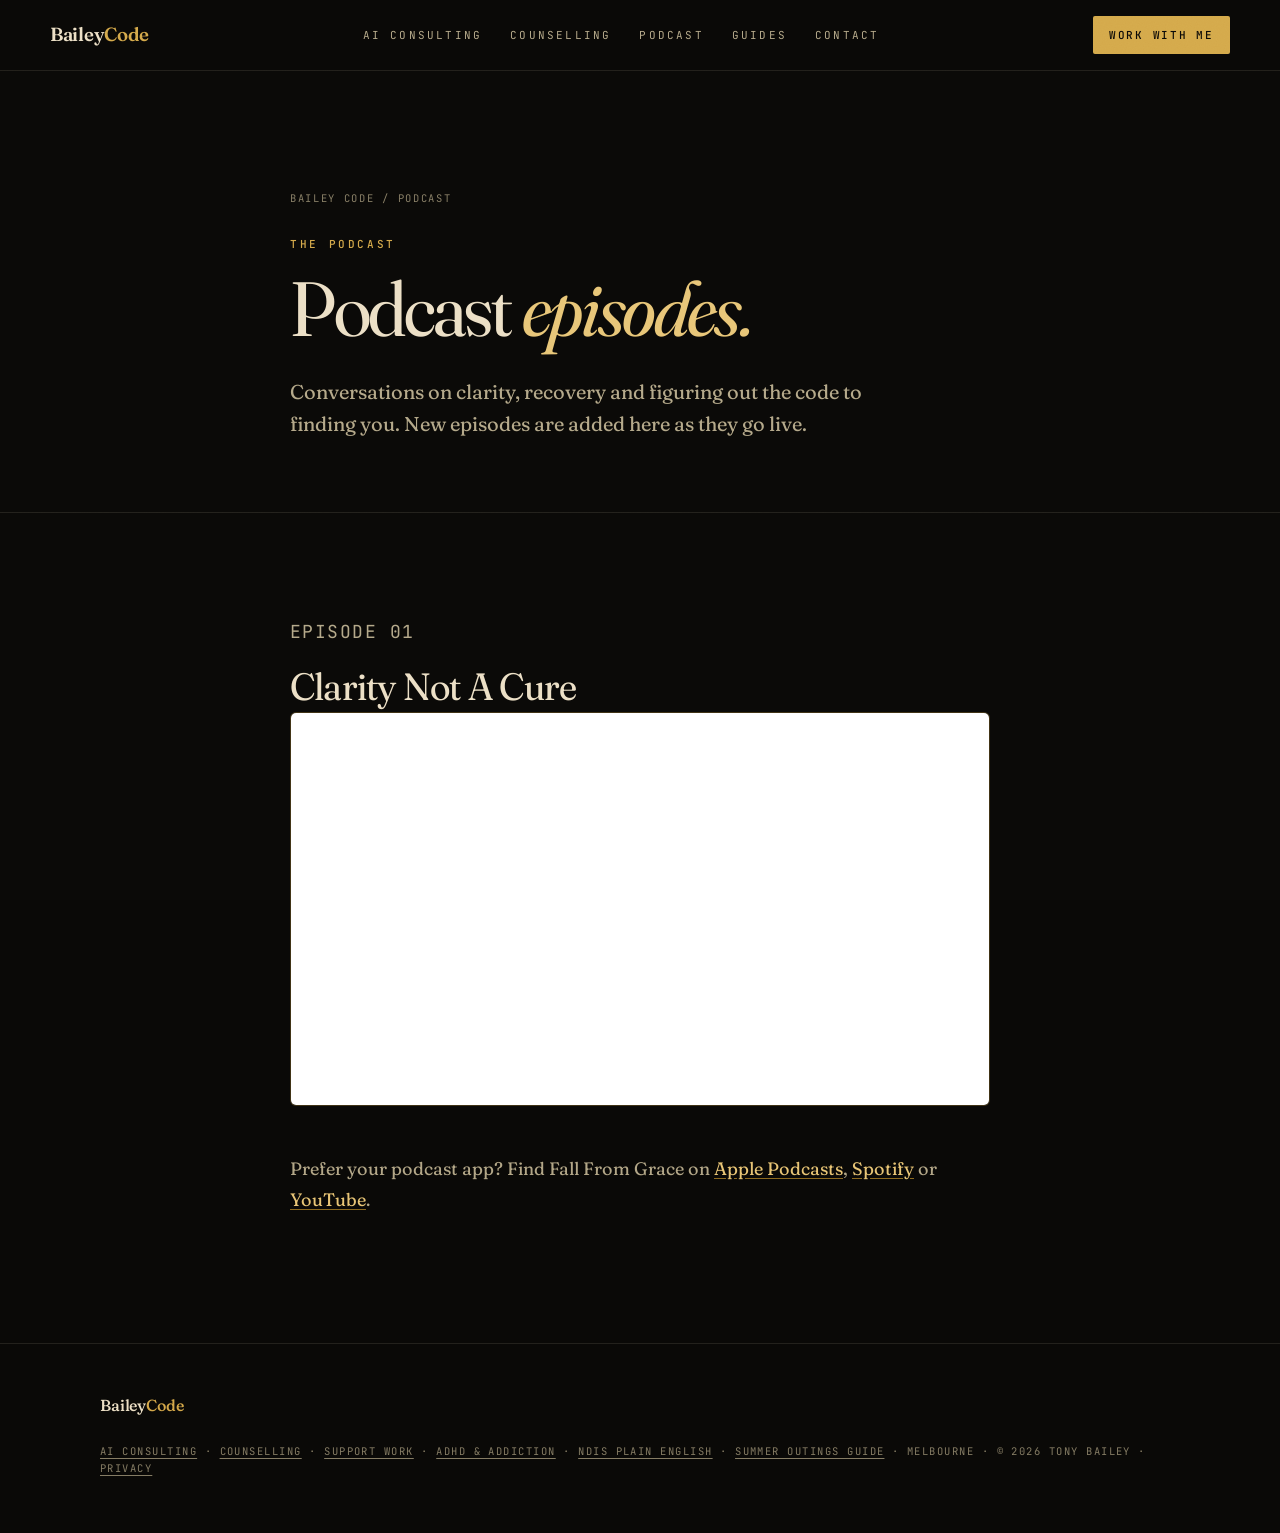
<file: podcast.html>
<!doctype html>
<html lang="en-AU">
<head>
<meta charset="utf-8">
<meta name="viewport" content="width=device-width, initial-scale=1, viewport-fit=cover">
<title>Podcast Episodes | Bailey Code</title>
<meta name="description" content="Listen to episodes of the podcast from Tony Bailey, starting with Episode 01, Clarity Not A Cure.">
<link rel="canonical" href="https://baileycode.com/podcast">
<meta property="og:title" content="Podcast Episodes | Bailey Code">
<meta property="og:description" content="Listen to episodes from Tony Bailey, starting with Episode 01, Clarity Not A Cure.">
<meta property="og:type" content="article">
<meta property="og:url" content="https://baileycode.com/podcast">
<meta property="og:site_name" content="Bailey Code">
<meta property="og:locale" content="en_AU">
<meta name="theme-color" content="#0d0b08">
<link rel="icon" type="image/svg+xml" href="/favicon.svg">
<meta property="og:image" content="https://baileycode.com/og.jpg">
<meta name="twitter:card" content="summary_large_image">
<meta name="twitter:image" content="https://baileycode.com/og.jpg">
<link rel="preconnect" href="https://fonts.googleapis.com">
<link rel="preconnect" href="https://fonts.gstatic.com" crossorigin>
<link rel="stylesheet" href="https://fonts.googleapis.com/css2?family=Fraunces:ital,opsz,wght@0,9..144,300;0,9..144,400;0,9..144,500;0,9..144,600;0,9..144,700;1,9..144,300;1,9..144,400;1,9..144,500&family=JetBrains+Mono:wght@400;500&display=swap">
<script>document.documentElement.classList.add("js")</script>
<link rel="stylesheet" href="/styles.css">
<style>.ep{margin:2rem 0 3rem}.ep h2{margin:0 0 .25rem}.ep-meta{font-family:"JetBrains Mono",monospace;font-size:.75rem;letter-spacing:.08em;text-transform:uppercase;color:#d4a84a;margin:0 0 1rem}.ep-frame{position:relative;width:100%;aspect-ratio:16/9;border:1px solid rgba(212,168,74,.3);border-radius:6px;overflow:hidden;background:#000}.ep-frame iframe{position:absolute;inset:0;width:100%;height:100%;border:0}</style>
</head>
<body class="page">
<nav class="navbar scrolled">
  <div class="navbar-inner">
    <a href="/" class="brand">Bailey<span class="mark">Code</span></a>
    <div class="navlinks">
      <a href="/ai-consulting">AI consulting</a>
      <a href="/counselling">Counselling</a>
      <a href="/podcast">Podcast</a>
      <a href="/#guides">Guides</a>
      <a href="/podcast">Contact</a>
    </div>
    <a href="/podcast" class="nav-cta">Work with me</a>
  </div>
</nav>
<main>
<section class="page-hero">
  <div class="col">
    <p class="crumbs"><a href="/">Bailey Code</a> / Podcast</p>
    <p class="sec-eyebrow">The podcast</p>
    <h1 class="sec-head">Podcast <em>episodes.</em></h1>
    <p class="sec-intro lead">Conversations on clarity, recovery and figuring out the code to finding you. New episodes are added here as they go live.</p>
  </div>
</section>
<section class="prose-sec">
  <div class="col prose">
    <article class="ep">
      <p class="ep-meta">Episode 01</p>
      <h2>Clarity Not A Cure</h2>
      <div class="ep-frame"><iframe src="https://api.riverside.fm/embeddable-components/embedded-assets/public/7W9WjYeJg7Ex" title="Episode 01 Clarity Not A Cure" loading="lazy" allow="accelerometer; autoplay; clipboard-write; encrypted-media; gyroscope; picture-in-picture; web-share" referrerpolicy="strict-origin-when-cross-origin" allowfullscreen></iframe></div>
    </article>
    <p>Prefer your podcast app? Find Fall From Grace on <a href="https://podcasts.apple.com/au/podcast/fall-from-grace/id6832000792" target="_blank" rel="noopener">Apple Podcasts</a>, <a href="https://open.spotify.com/show/5Iu2I6HhGxleyD1yDbtA5p" target="_blank" rel="noopener">Spotify</a> or <a href="https://www.youtube.com/@fallfromgracepodcast" target="_blank" rel="noopener">YouTube</a>.</p>
  </div>
</section>
</main>
<footer>
  <div class="col-wide footer-inner">
    <div class="footer-brand">Bailey<span class="mark">Code</span></div>
    <div class="footer-meta"><a href="/ai-consulting">AI consulting</a> &middot; <a href="/counselling">Counselling</a> &middot; <a href="/support-work">Support work</a> &middot; <a href="/adhd-and-addiction">ADHD &amp; addiction</a> &middot; <a href="/ndis-plain-english">NDIS plain English</a> &middot; <a href="/summer-outings-guide">Summer outings guide</a> &middot; Melbourne &middot; &copy; 2026 Tony Bailey &middot; <a href="/privacy">Privacy</a></div>
  </div>
</footer>
<script>
(function(){var rm=window.matchMedia("(prefers-reduced-motion: reduce)").matches;var els=[].slice.call(document.querySelectorAll("[data-reveal]"));
if(rm||!("IntersectionObserver" in window)){els.forEach(function(e){e.classList.add("in")});}
else{var io=new IntersectionObserver(function(es){es.forEach(function(x){if(x.isIntersecting){x.target.classList.add("in");io.unobserve(x.target)}})},{threshold:.1});els.forEach(function(e){io.observe(e)});}})();
</script>
</body>
</html>
</file>
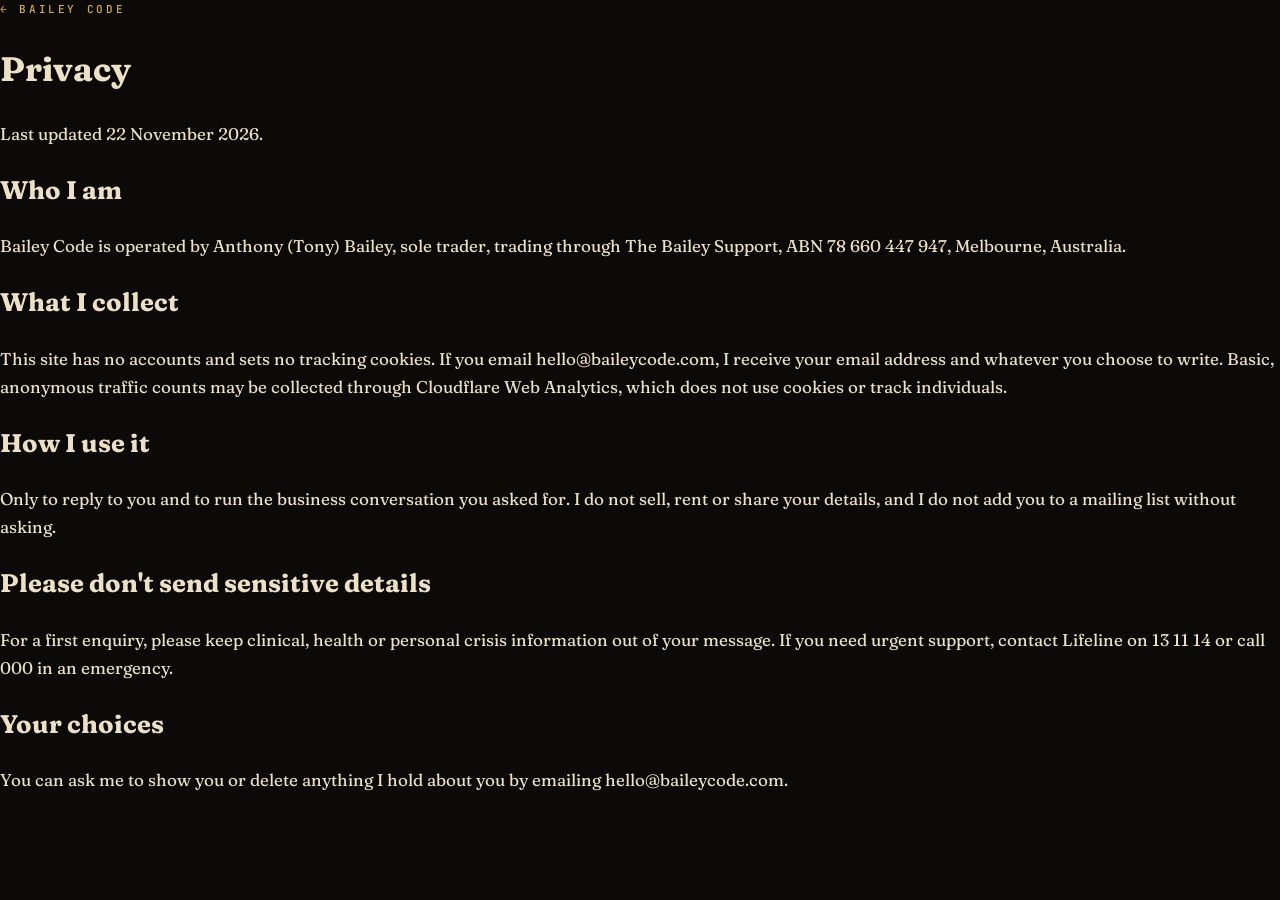
<file: privacy.html>
<!doctype html>
<html lang="en-AU">
<head>
<meta charset="utf-8">
<meta name="viewport" content="width=device-width, initial-scale=1, viewport-fit=cover">
<title>Privacy | Bailey Code</title>
<meta name="description" content="How Bailey Code handles your information.">
<link rel="canonical" href="https://baileycode.com/privacy">
<link rel="stylesheet" href="https://fonts.googleapis.com/css2?family=Fraunces:ital,opsz,wght@0,9..144,400;0,9..144,500&family=JetBrains+Mono:wght@400;500&display=swap">
<link rel="stylesheet" href="/styles.css">
</head>
<body>
<main class="legal">
  <p class="sec-eyebrow"><a href="/">&larr; Bailey Code</a></p>
  <h1>Privacy</h1>
  <p>Last updated 22 November 2026.</p>

  <h2>Who I am</h2>
  <p>Bailey Code is operated by Anthony (Tony) Bailey, sole trader, trading through The Bailey Support, ABN 78 660 447 947, Melbourne, Australia.</p>

  <h2>What I collect</h2>
  <p>This site has no accounts and sets no tracking cookies. If you email hello@baileycode.com, I receive your email address and whatever you choose to write. Basic, anonymous traffic counts may be collected through Cloudflare Web Analytics, which does not use cookies or track individuals.</p>

  <h2>How I use it</h2>
  <p>Only to reply to you and to run the business conversation you asked for. I do not sell, rent or share your details, and I do not add you to a mailing list without asking.</p>

  <h2>Please don't send sensitive details</h2>
  <p>For a first enquiry, please keep clinical, health or personal crisis information out of your message. If you need urgent support, contact Lifeline on 13 11 14 or call 000 in an emergency.</p>

  <h2>Your choices</h2>
  <p>You can ask me to show you or delete anything I hold about you by emailing hello@baileycode.com.</p>
</main>
</body>
</html>
</file>
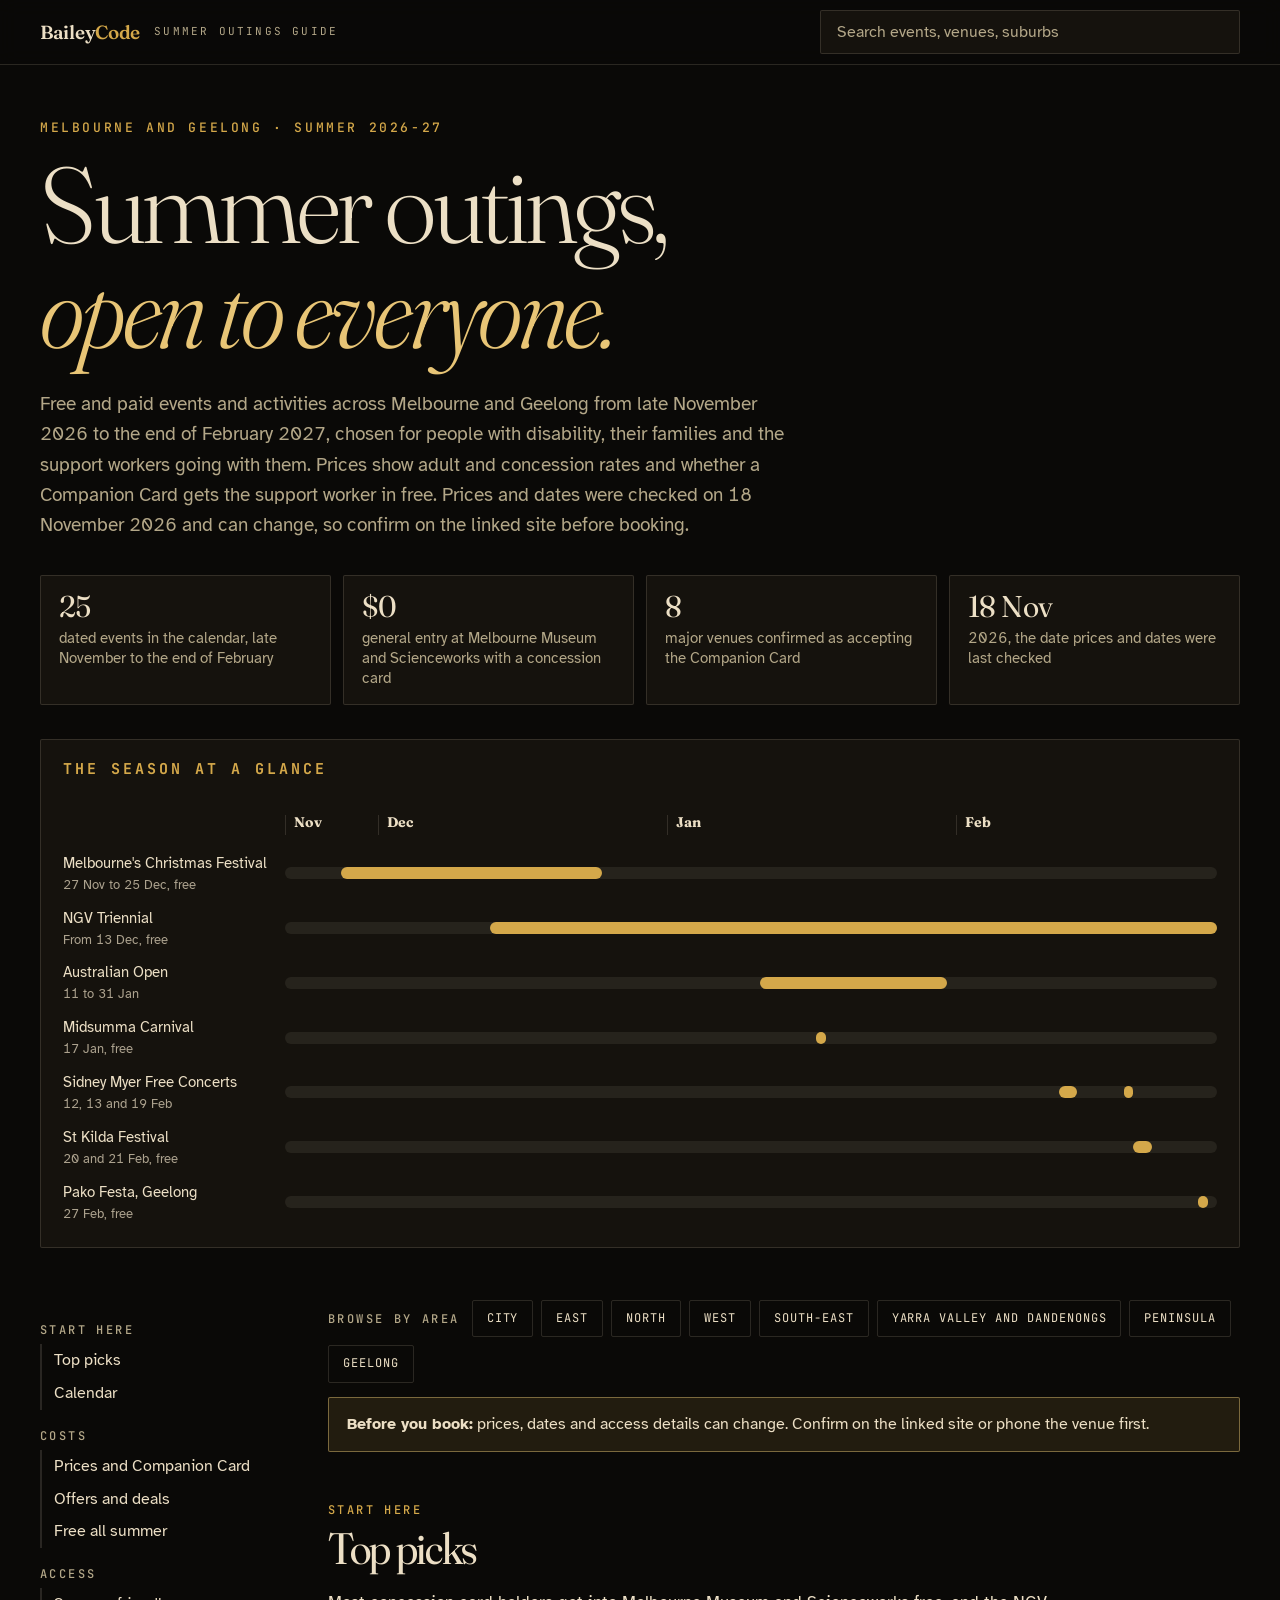
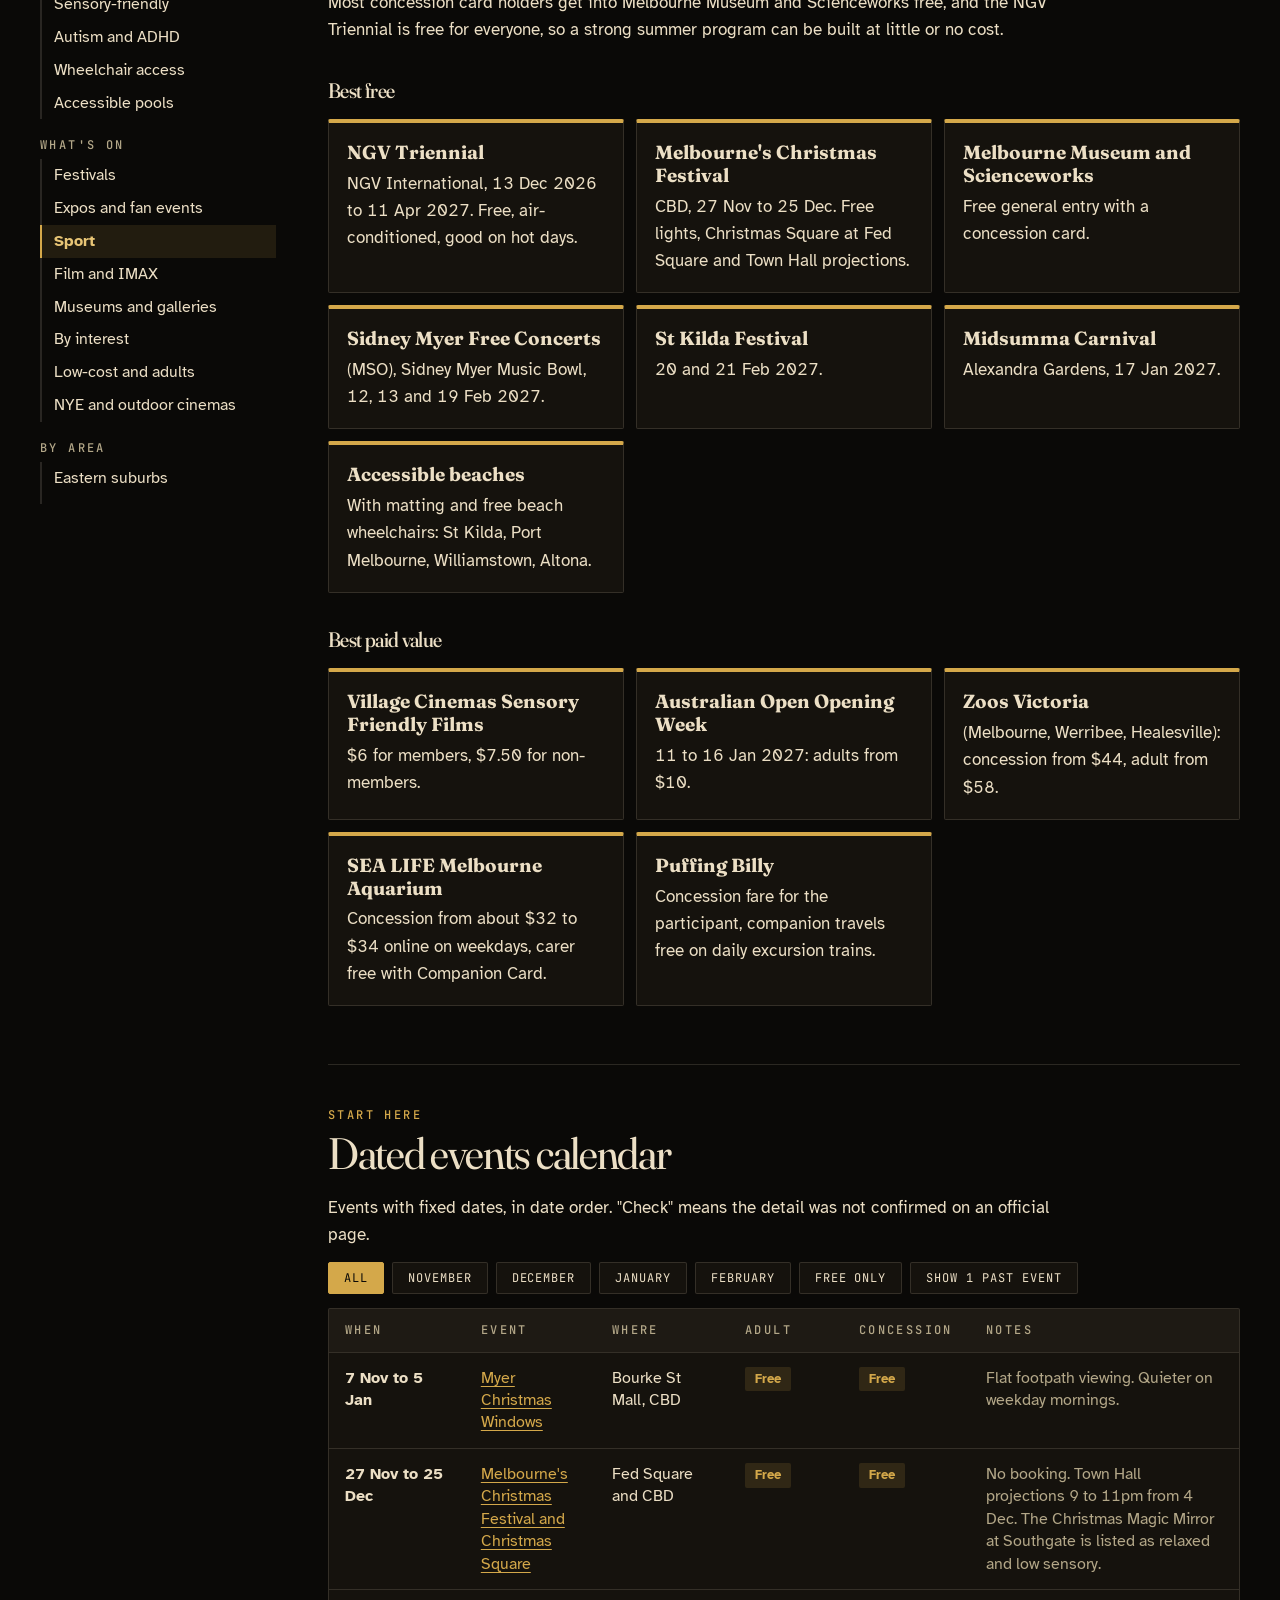
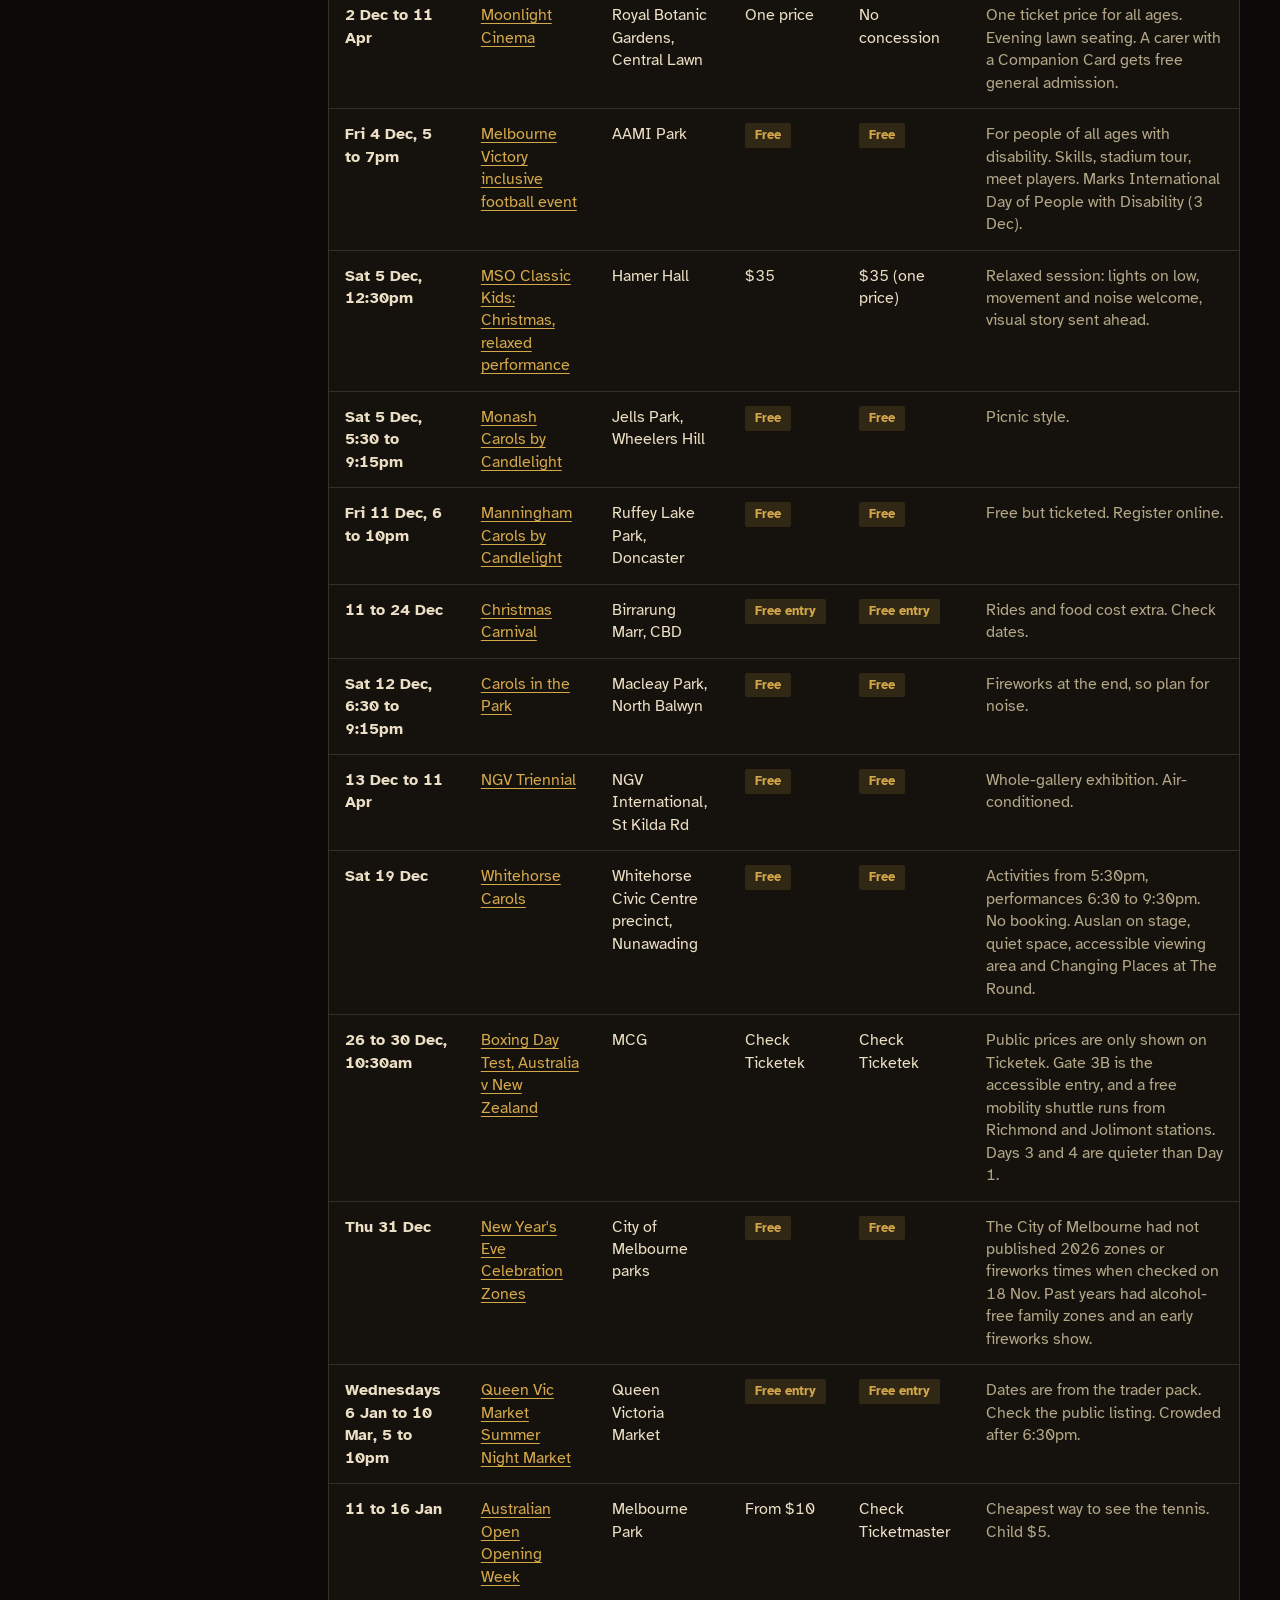
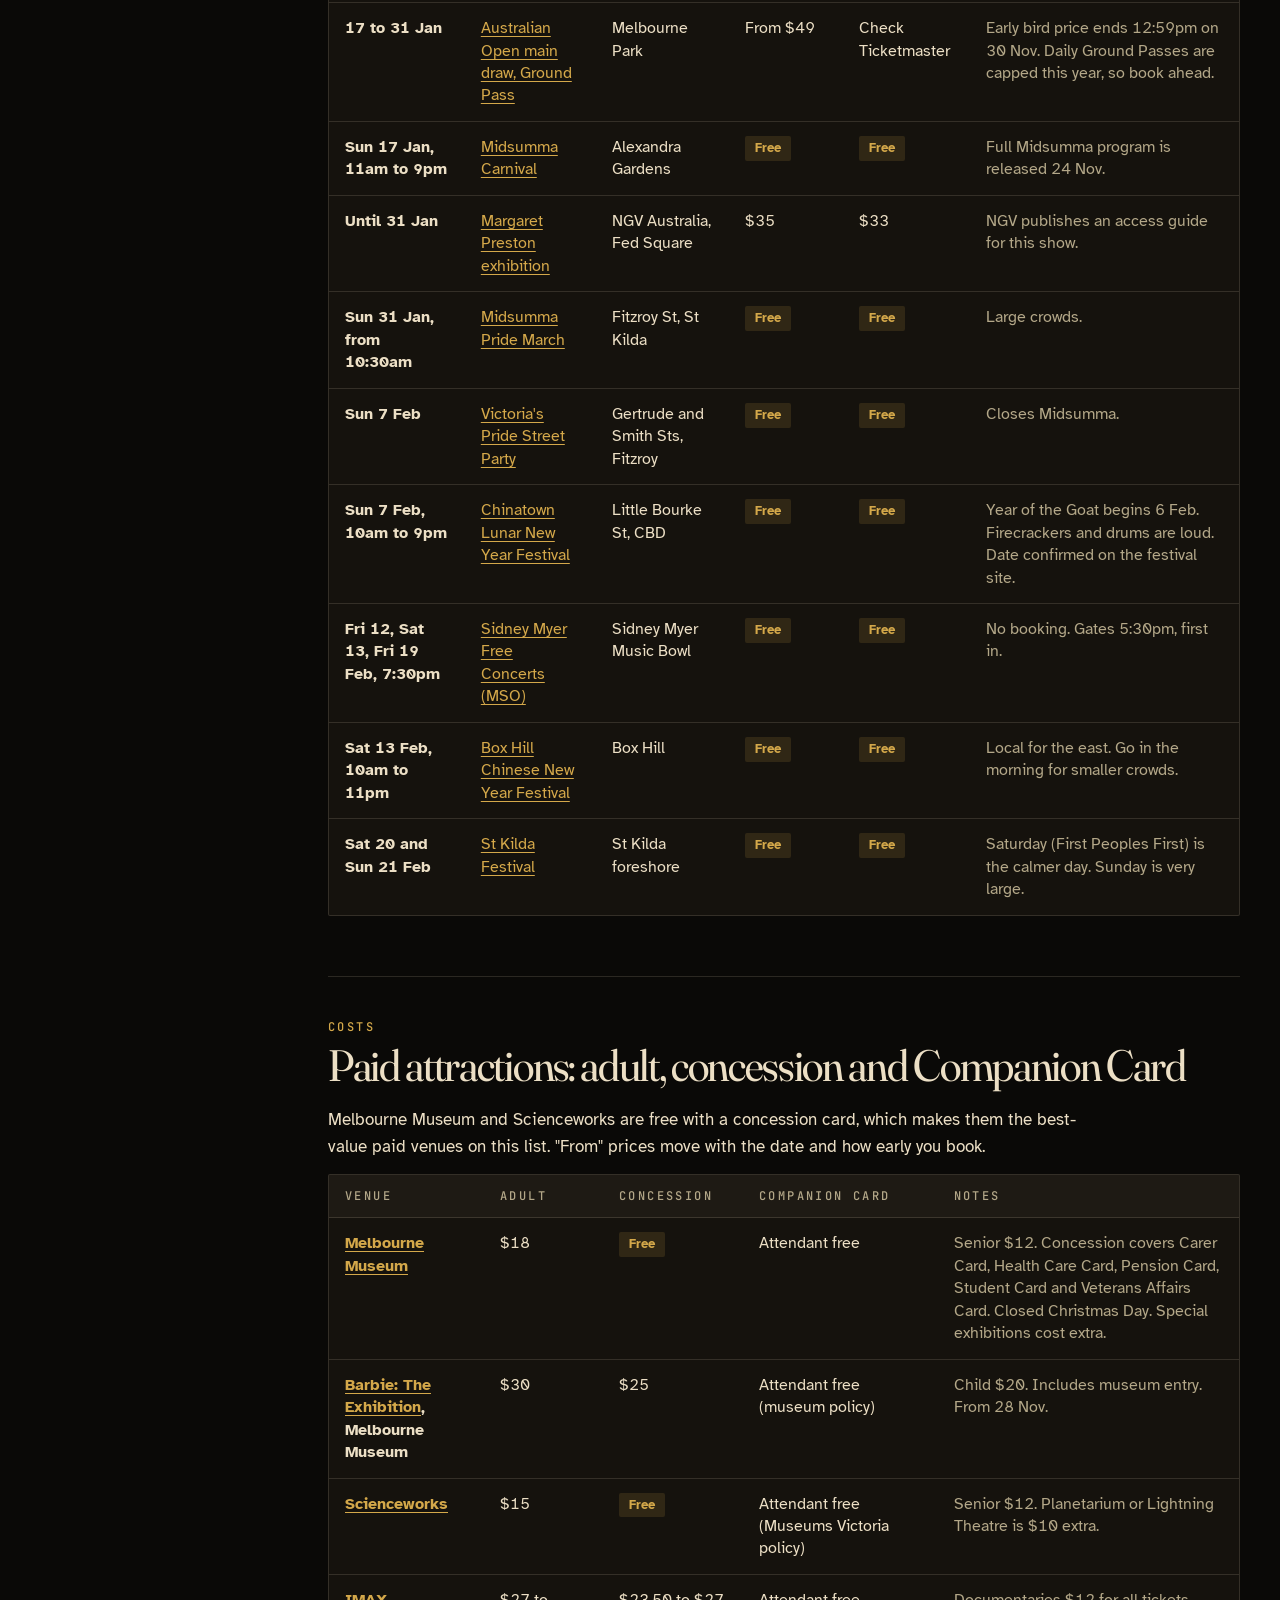
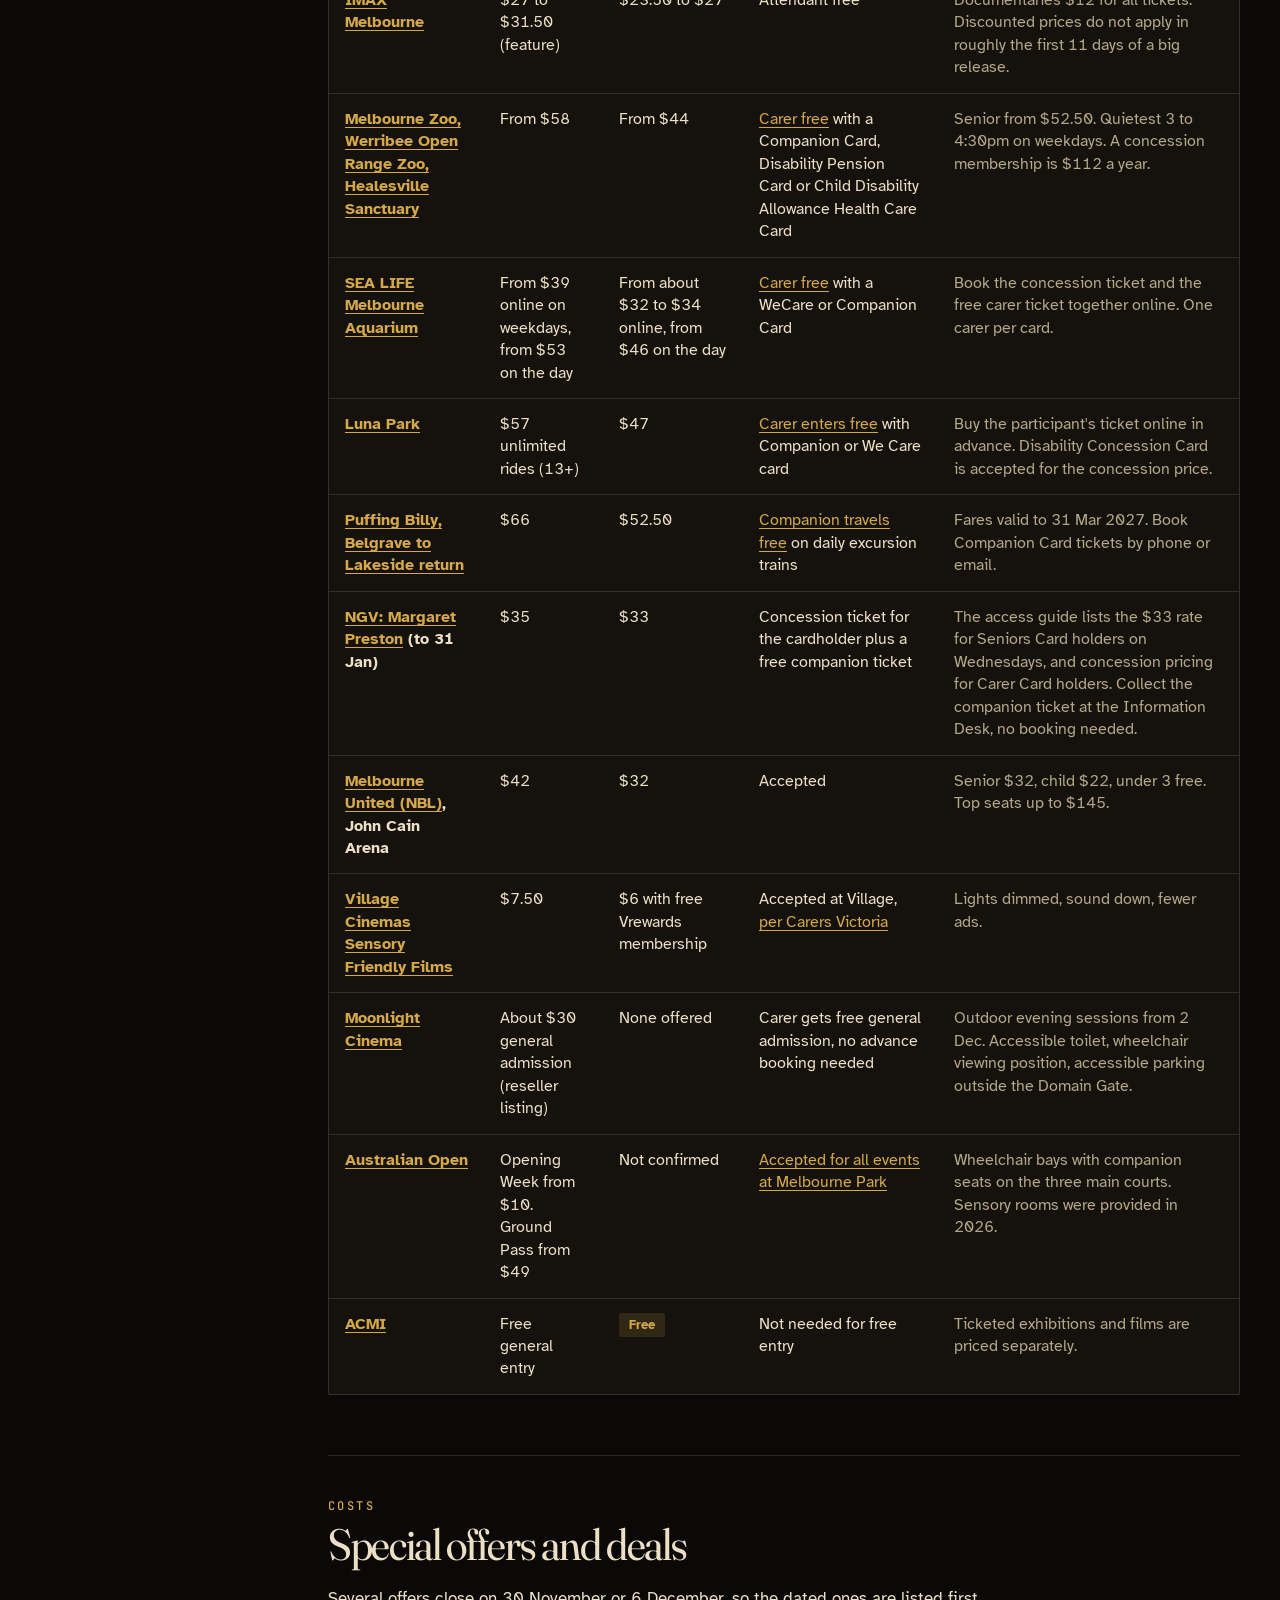
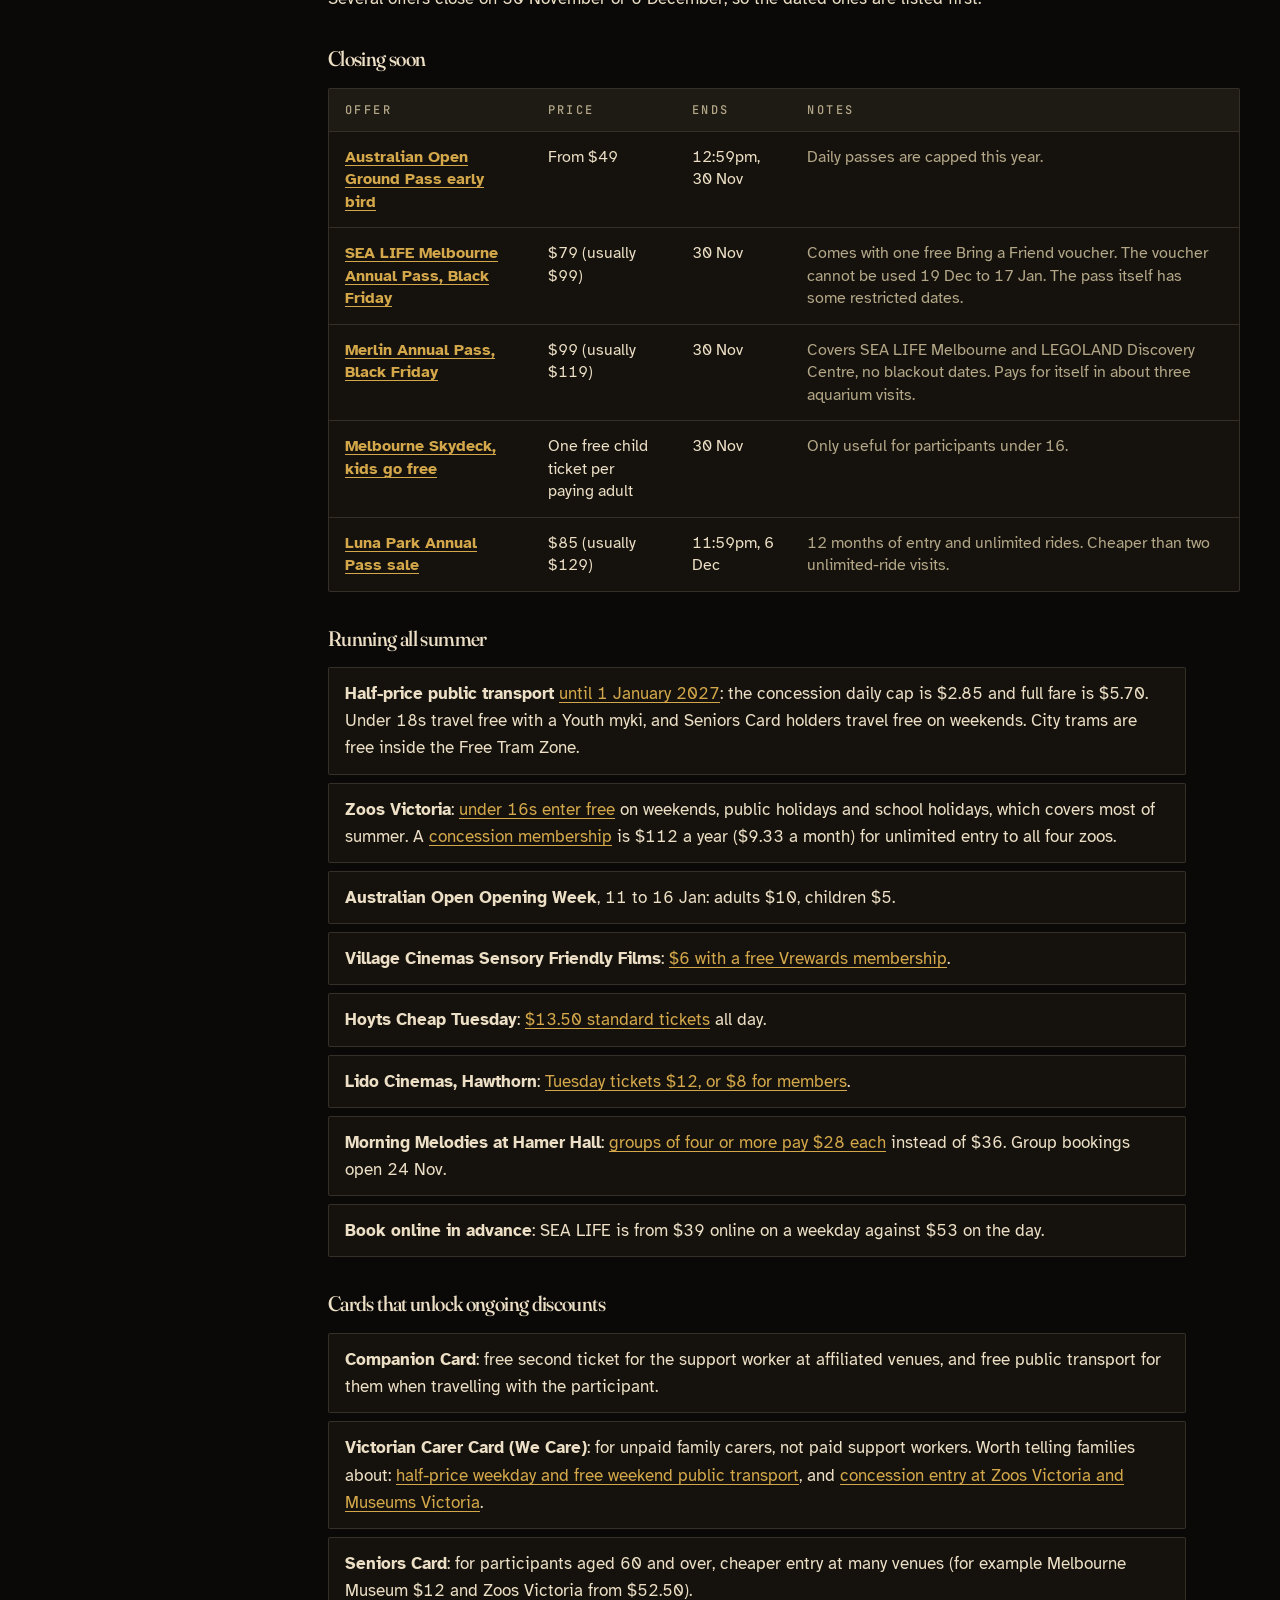
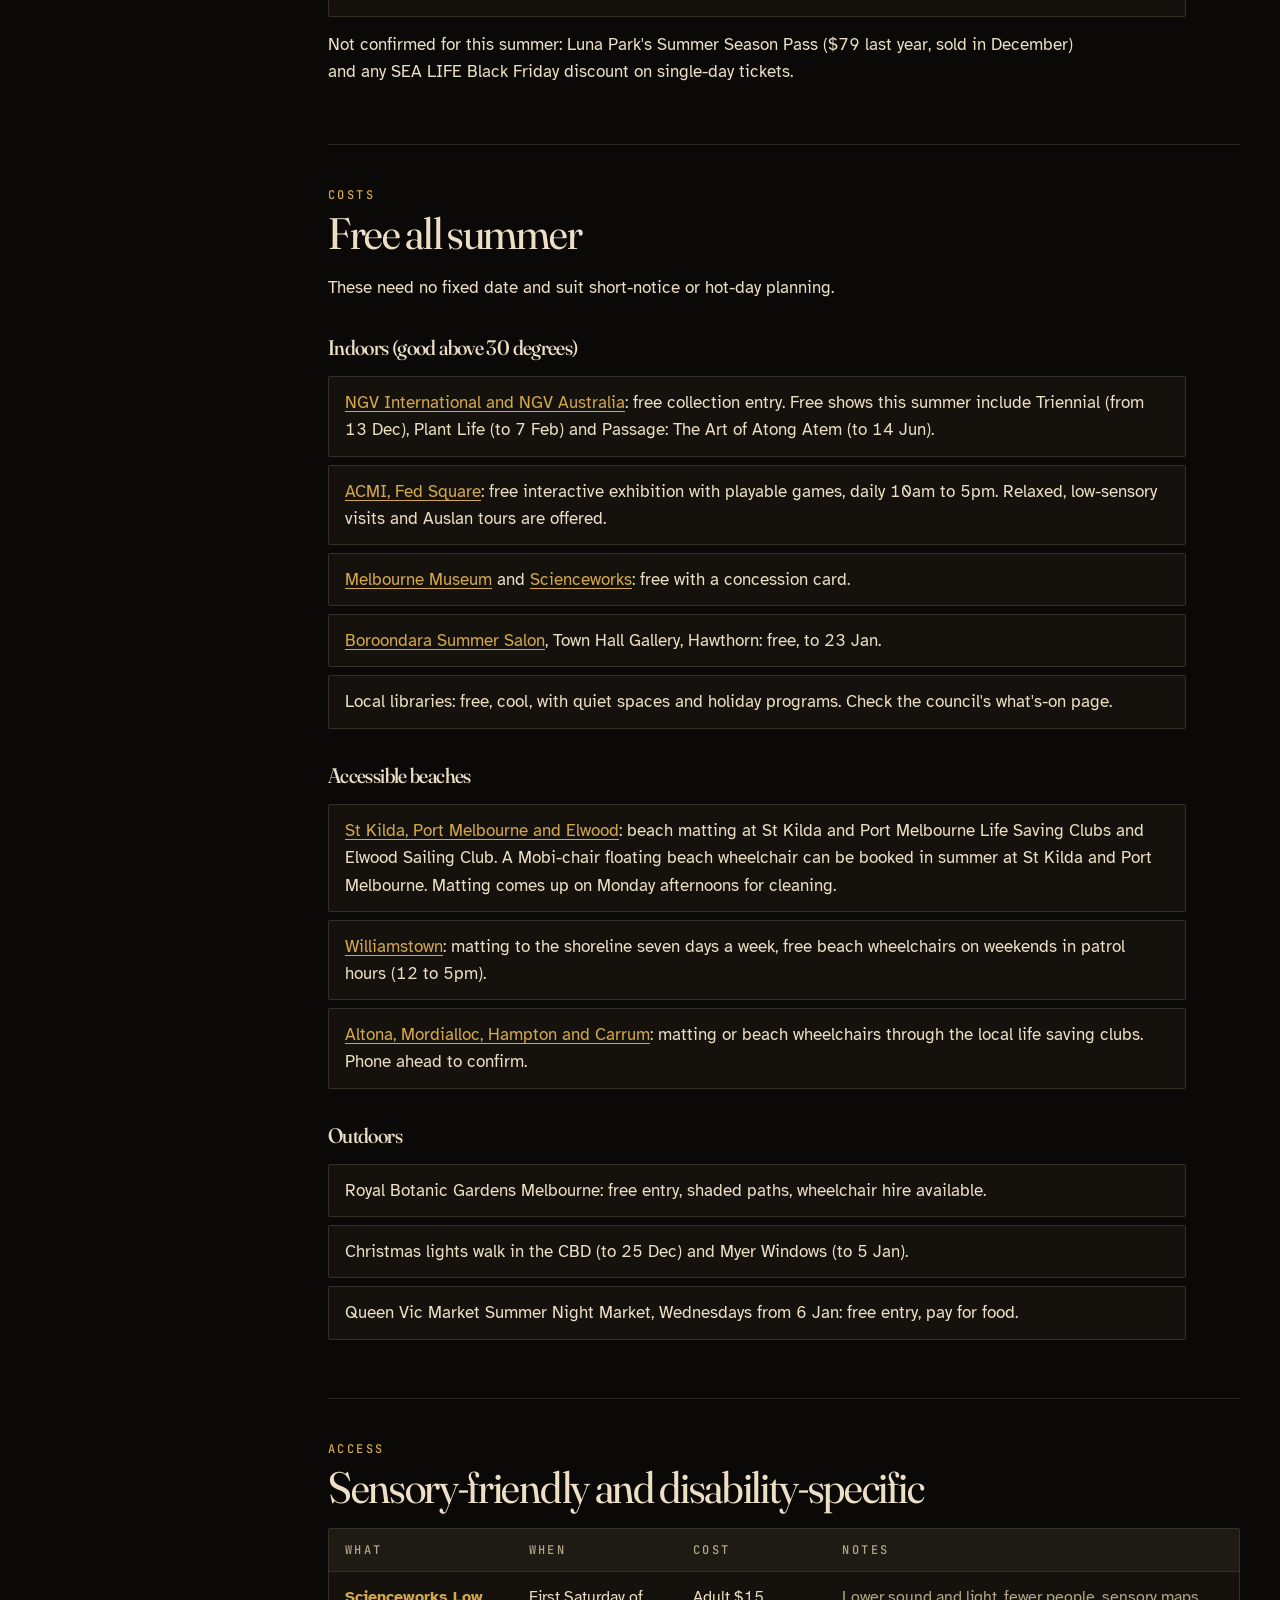
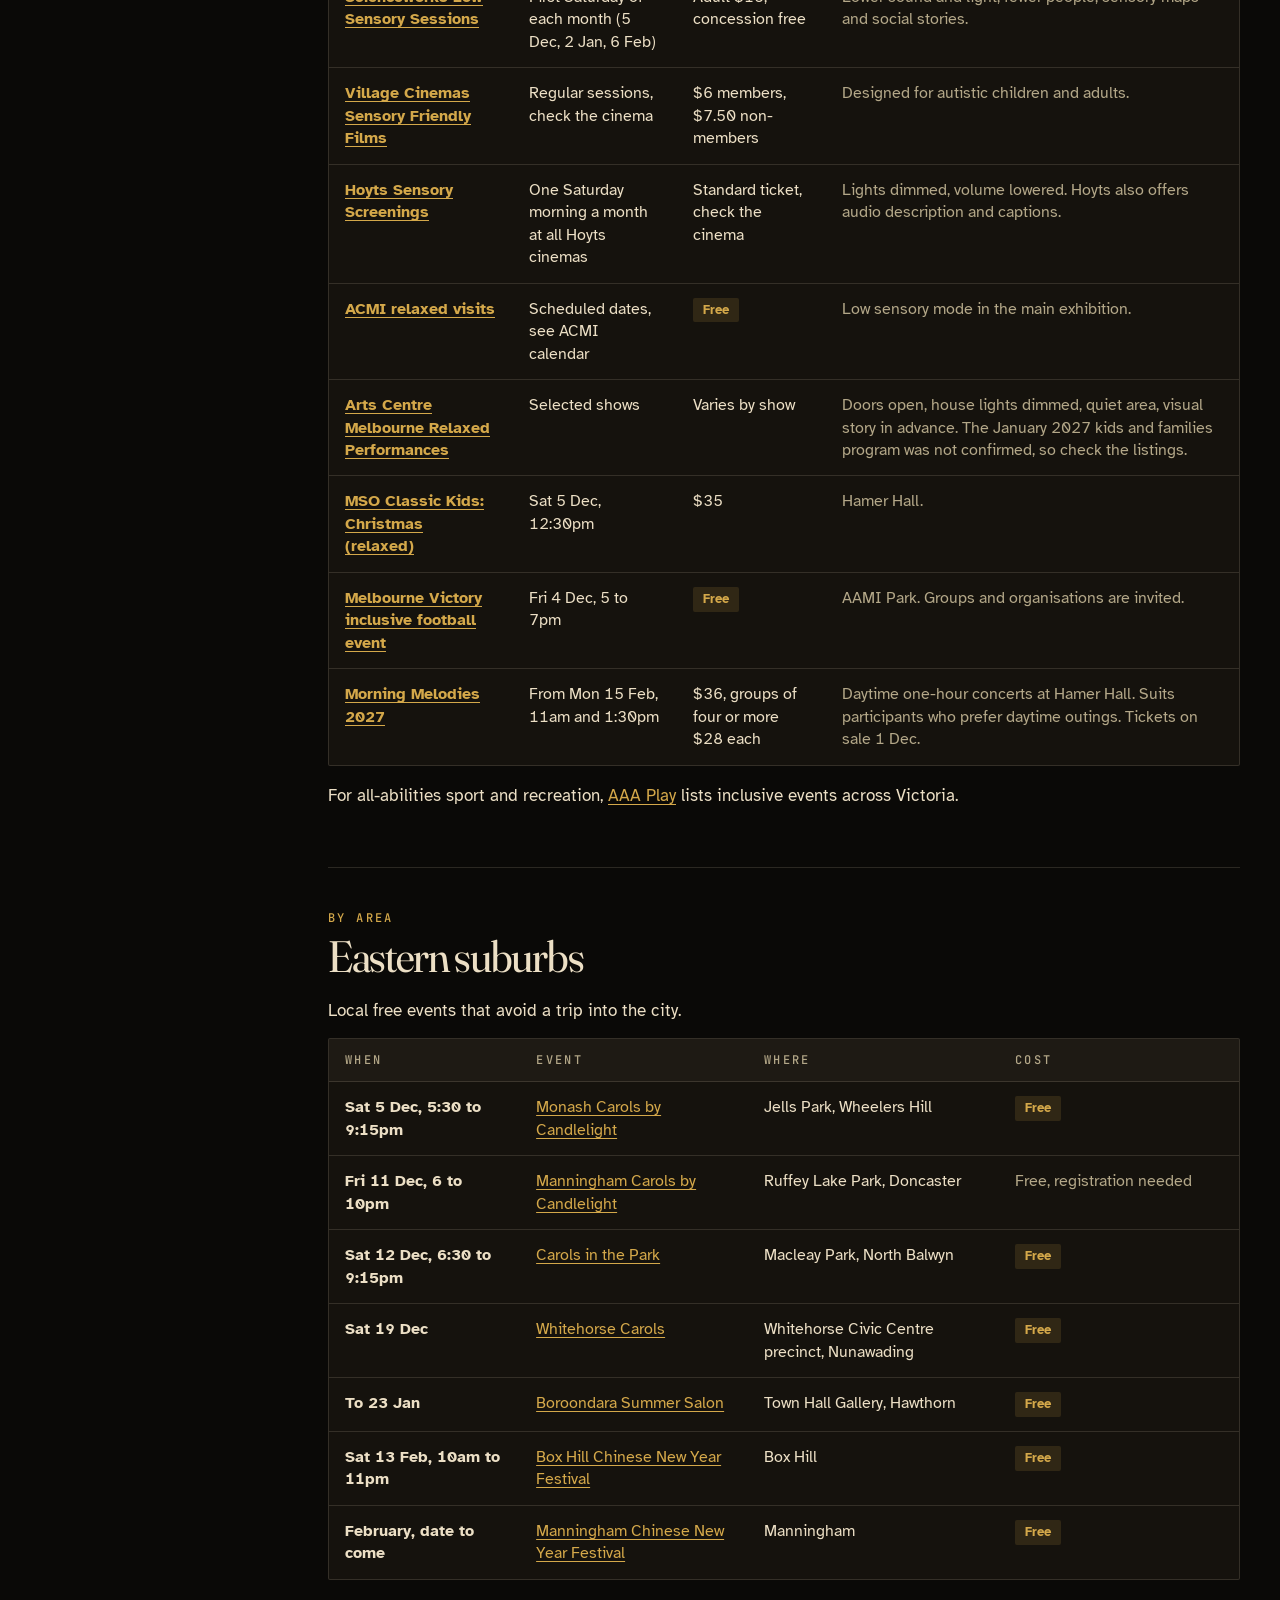
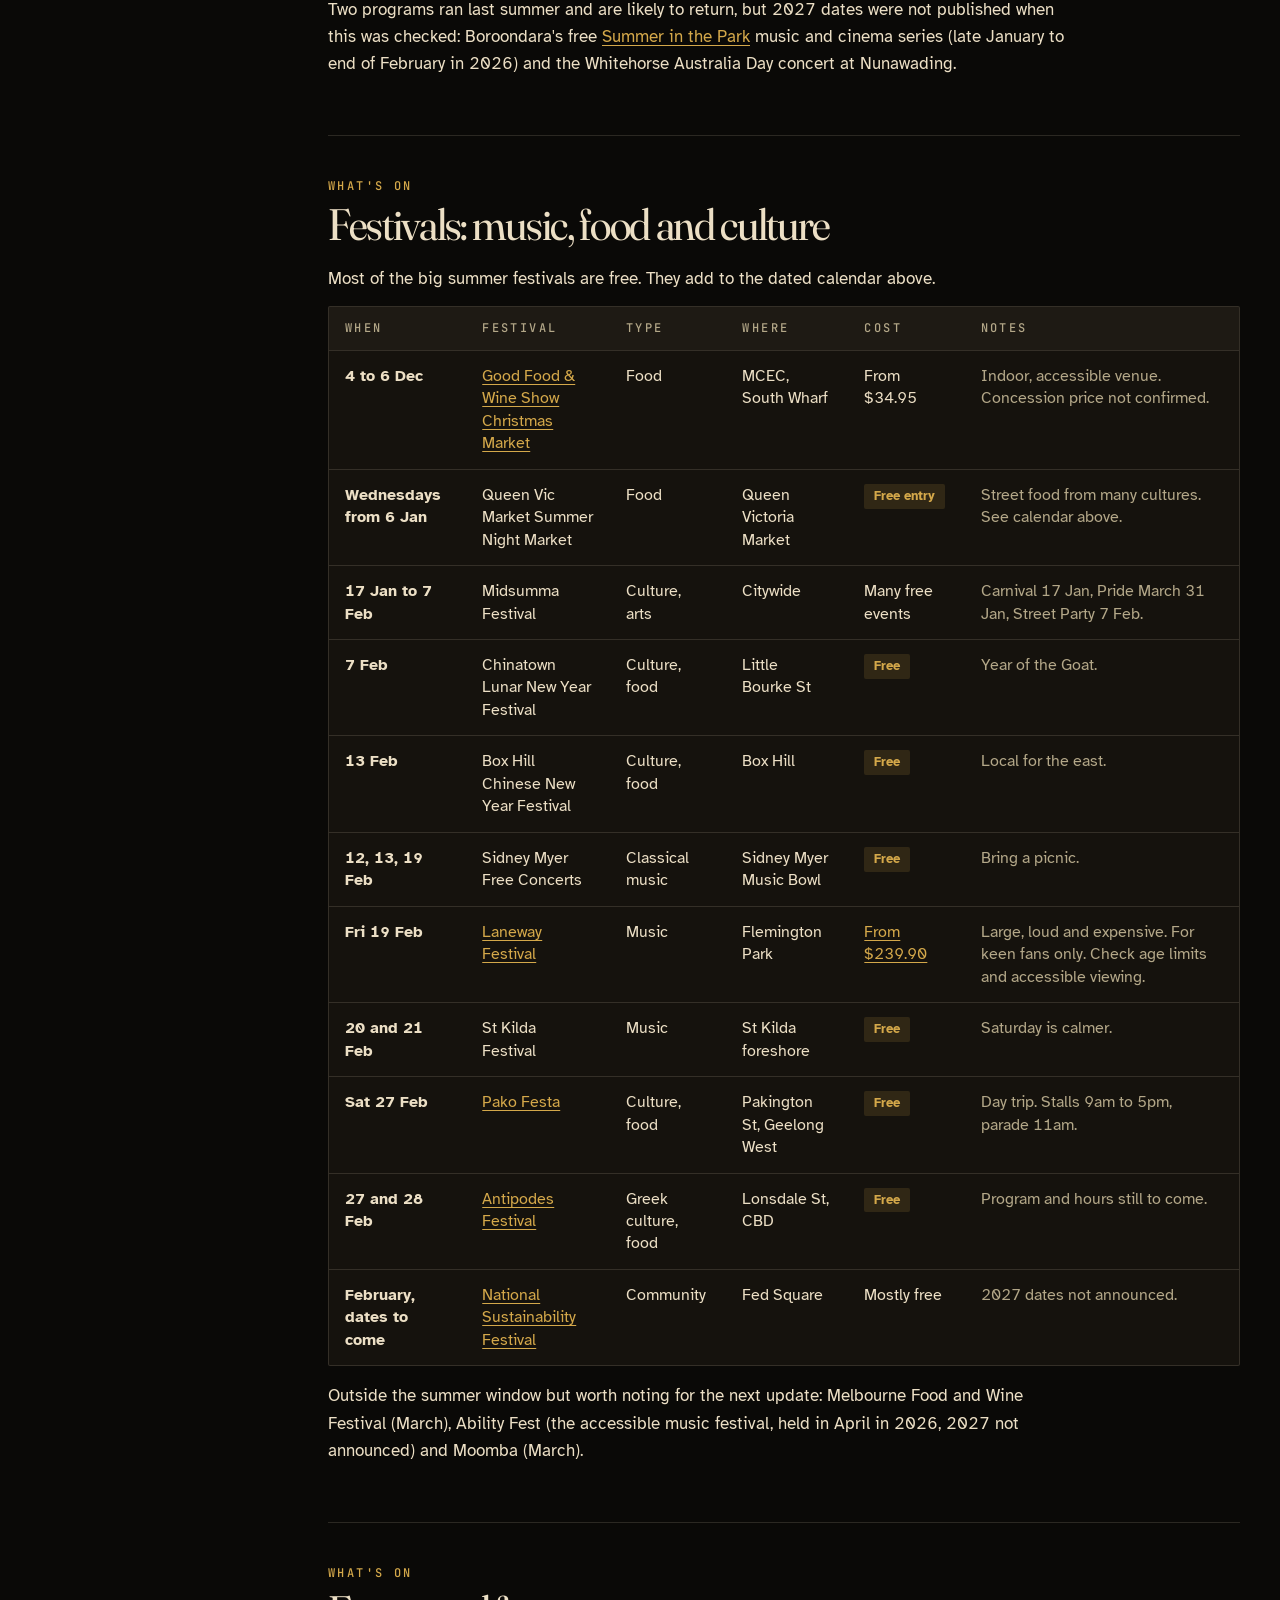
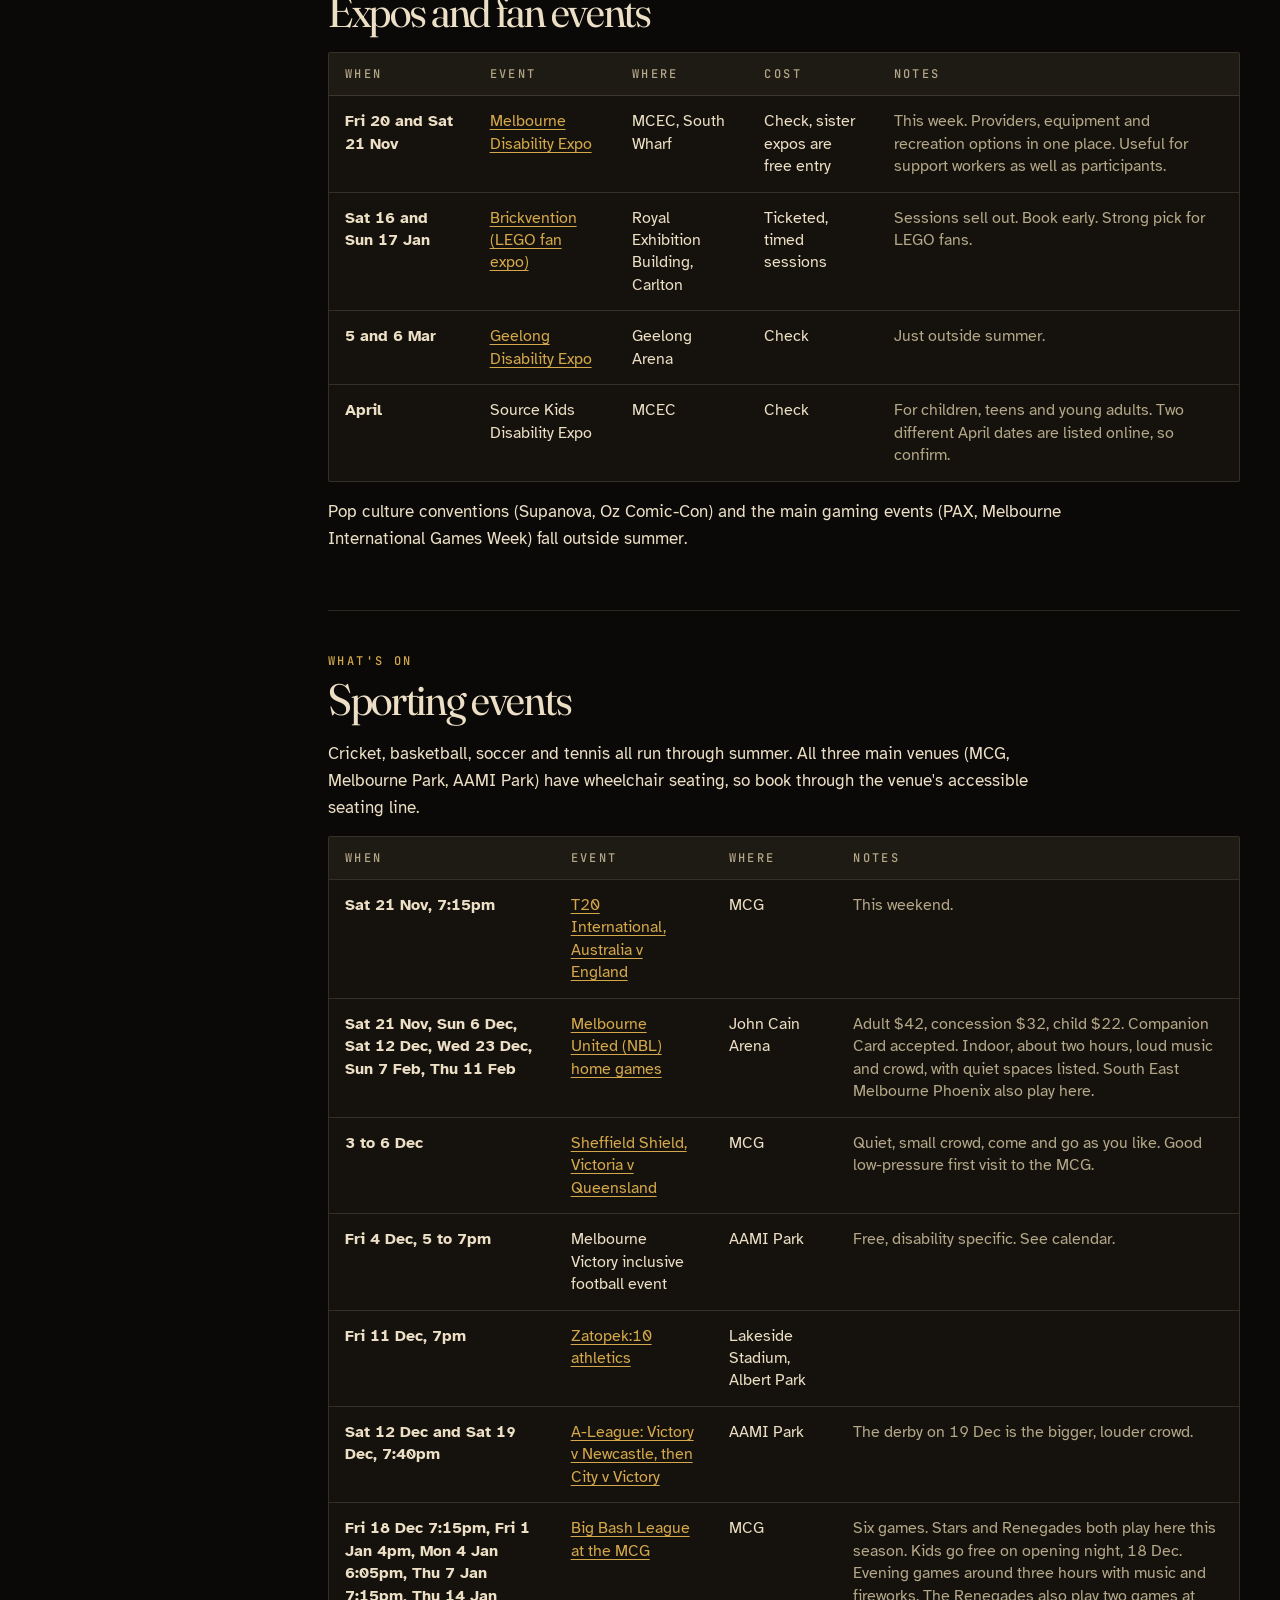
<file: summer-outings-guide.html>
<!doctype html>
<html lang="en-AU">
<head>
<meta charset="utf-8">
<meta name="viewport" content="width=device-width, initial-scale=1, viewport-fit=cover">
<title>Melbourne Summer Outings Guide 2026-27 | Bailey Code</title>
<meta name="description" content="Free and paid summer outings across Melbourne and Geelong for people with disability, families and support workers. Concession prices, Companion Card, sensory-friendly sessions and wheelchair access.">
<link rel="canonical" href="https://baileycode.com/summer-outings-guide">
<meta property="og:title" content="Melbourne Summer Outings Guide 2026-27 | Bailey Code">
<meta property="og:description" content="Free and paid summer outings across Melbourne and Geelong for people with disability, families and support workers. Concession prices, Companion Card, sensory-friendly sessions and wheelchair access.">
<meta property="og:type" content="article">
<meta property="og:url" content="https://baileycode.com/summer-outings-guide">
<meta property="og:site_name" content="Bailey Code">
<meta property="og:locale" content="en_AU">
<meta property="og:image" content="https://baileycode.com/og.jpg">
<meta name="twitter:card" content="summary_large_image">
<meta name="theme-color" content="#0d0b08">
<link rel="icon" type="image/svg+xml" href="/favicon.svg">
<link rel="preconnect" href="https://fonts.googleapis.com">
<link rel="preconnect" href="https://fonts.gstatic.com" crossorigin>
<link href="https://fonts.googleapis.com/css2?family=Atkinson+Hyperlegible:ital,wght@0,400;0,700;1,400&family=Fraunces:ital,opsz,wght@0,9..144,300;0,9..144,400;0,9..144,500;0,9..144,600;1,9..144,300;1,9..144,400&family=JetBrains+Mono:wght@400;500&display=swap" rel="stylesheet">
<style>
:root{color-scheme:dark;
  --bg:#0a0907; --surface:#15120d; --ink:#ecdfc5; --muted:#b3a788; --line:rgba(236,223,197,.14);
  --sea:#d4a84a; --sea-soft:rgba(212,168,74,.14); --sun:#e8c576; --sun-soft:rgba(212,168,74,.12);
  --display:"Fraunces","Georgia",serif; --mono:"JetBrains Mono",ui-monospace,Menlo,monospace;
  --body:"Atkinson Hyperlegible",Verdana,system-ui,sans-serif;
  --r:4px; --shadow:none;
}

/* Layout idea: a field guide. Sticky rail of sections on the left, one long readable column on the right,
   opened by a season strip (21 Nov to 28 Feb) that works as the page's map of the summer. */
*{box-sizing:border-box}
html{scroll-behavior:smooth;scroll-padding-top:120px}
@media (prefers-reduced-motion:reduce){html{scroll-behavior:auto}*{transition:none!important}}
body{margin:0;background:var(--bg);color:var(--ink);font:400 17px/1.6 var(--body);-webkit-text-size-adjust:100%}
a{color:var(--sea);text-underline-offset:3px;text-decoration-thickness:1px}
a:hover{text-decoration-thickness:2px}
:focus-visible{outline:3px solid var(--sun);outline-offset:2px;border-radius:6px}
h1,h2,h3{font-family:var(--display);text-wrap:balance;margin:0}

/* top bar */
.bar{position:sticky;top:0;z-index:20;background:color-mix(in srgb,var(--bg) 88%,transparent);backdrop-filter:blur(10px);border-bottom:1px solid var(--line)}
.bar-in{max-width:1240px;margin:0 auto;padding:10px 20px;display:flex;gap:14px;align-items:center}
.brand{font:800 18px/1 var(--display);letter-spacing:-.01em;white-space:nowrap;color:var(--ink);text-decoration:none;display:flex;align-items:center;gap:10px}
.brand i{width:16px;height:16px;border-radius:50%;background:var(--sun);display:block;box-shadow:0 0 0 4px var(--sun-soft)}
.search{flex:1;display:flex;justify-content:flex-end}
.search input{width:min(420px,100%);font:400 16px/1 var(--body);padding:11px 16px;border-radius:999px;border:1px solid var(--line);background:var(--surface);color:var(--ink)}
.search input::placeholder{color:var(--muted)}
.chipsnav{display:none;gap:8px;overflow-x:auto;padding:0 16px 10px;scrollbar-width:none}
.chipsnav::-webkit-scrollbar{display:none}
.chipsnav a{flex:none;font-size:14px;padding:7px 13px;border-radius:999px;border:1px solid var(--line);background:var(--surface);color:var(--ink);text-decoration:none}
.chipsnav a.on{background:var(--ink);color:var(--bg);border-color:var(--ink)}

/* hero */
.hero{max-width:1240px;margin:0 auto;padding:56px 20px 28px;position:relative}
.kicker{font:700 13px/1 var(--body);letter-spacing:.14em;text-transform:uppercase;color:var(--sea);margin:0 0 18px}
h1{font-weight:800;font-size:clamp(42px,8.4vw,112px);line-height:.92;letter-spacing:-.035em;max-width:11ch}
h1 em{font-style:normal;background:linear-gradient(var(--sun),var(--sun)) 0 88%/100% .16em no-repeat}
.lede{max-width:62ch;font-size:19px;color:var(--muted);margin:26px 0 0}
.facts{display:grid;grid-template-columns:repeat(4,1fr);gap:12px;margin:34px 0 0}
.fact{background:var(--surface);border:1px solid var(--line);border-radius:var(--r);padding:16px 18px}
.fact b{display:block;font:800 30px/1 var(--display);letter-spacing:-.02em;font-variant-numeric:tabular-nums}
.fact span{display:block;margin-top:6px;font-size:15px;color:var(--muted);line-height:1.35}

/* season strip */
.season{margin:34px 0 0;background:var(--ink);color:var(--bg);border-radius:20px;padding:22px 22px 18px}
.season h2{font-size:15px;font-weight:700;letter-spacing:.12em;text-transform:uppercase;font-family:var(--body);opacity:.75}
.months{display:grid;grid-template-columns:10fr 31fr 31fr 28fr;margin:14px 0 6px;font:700 14px/1 var(--display);font-variant-numeric:tabular-nums}
.months span{border-left:1px solid color-mix(in srgb,var(--bg) 30%,transparent);padding:0 0 6px 8px}
.ev{display:grid;grid-template-columns:210px 1fr;gap:12px;align-items:center;padding:5px 0;font-size:15px}
.ev .tr{position:relative;height:12px;border-radius:6px;background:color-mix(in srgb,var(--bg) 10%,transparent)}
.ev .tr i{position:absolute;top:0;bottom:0;border-radius:6px;background:var(--sun);min-width:8px}
.ev small{display:block;opacity:.7;font-size:13px}

/* layout */
.wrap{max-width:1240px;margin:0 auto;padding:24px 20px 80px;display:grid;grid-template-columns:240px minmax(0,1fr);gap:48px}
.rail{position:sticky;top:76px;align-self:start;max-height:calc(100vh - 96px);overflow:auto;padding:4px 4px 20px 0}
.navgroup p{font:700 12px/1 var(--body);letter-spacing:.14em;text-transform:uppercase;color:var(--muted);margin:20px 0 8px}
.navgroup a{display:block;padding:6px 12px;border-left:2px solid var(--line);color:var(--ink);text-decoration:none;font-size:16px;line-height:1.3}
.navgroup a:hover{border-color:var(--sea)}
.navgroup a.on{border-color:var(--sun);font-weight:700;background:var(--sun-soft)}
main{min-width:0}
.note{background:var(--sun-soft);border:1px solid color-mix(in srgb,var(--sun) 45%,transparent);border-radius:var(--r);padding:14px 18px;font-size:16px;margin:0 0 8px}
#status{color:var(--muted);font-size:15px;min-height:1.6em;margin:6px 0 0}

section{padding:44px 0 8px;border-top:1px solid var(--line);margin-top:36px}
section:first-of-type{border-top:0;margin-top:0;padding-top:20px}
.eyebrow{font:700 12px/1 var(--body);letter-spacing:.14em;text-transform:uppercase;color:var(--sea);margin:0 0 10px}
h2{font-weight:800;font-size:clamp(28px,4vw,44px);line-height:1.02;letter-spacing:-.025em;margin-bottom:18px}
h3{font-weight:700;font-size:21px;letter-spacing:-.01em;margin:30px 0 12px}
section p{max-width:68ch;margin:0 0 14px}
section ul{padding:0;margin:0 0 14px;list-style:none;display:grid;gap:8px;max-width:78ch}
section li{background:var(--surface);border:1px solid var(--line);border-radius:12px;padding:12px 16px}
section li p{margin:0}

/* top picks become cards */
#top-picks ul{grid-template-columns:repeat(auto-fill,minmax(250px,1fr));max-width:none;gap:12px}
#top-picks li{padding:18px;box-shadow:var(--shadow);border-top:4px solid var(--sun)}
#top-picks li strong{display:block;font:700 19px/1.2 var(--display);margin-bottom:6px}

/* tables */
.tablewrap{overflow-x:auto;background:var(--surface);border:1px solid var(--line);border-radius:var(--r);box-shadow:var(--shadow);margin:0 0 16px}
table{border-collapse:collapse;width:100%;font-size:15.5px;line-height:1.45}
th{font:700 12px/1.2 var(--body);letter-spacing:.1em;text-transform:uppercase;text-align:left;color:var(--muted);padding:14px 16px;border-bottom:1px solid var(--line);white-space:nowrap;background:color-mix(in srgb,var(--bg) 60%,var(--surface))}
td{padding:14px 16px;border-bottom:1px solid var(--line);vertical-align:top;font-variant-numeric:tabular-nums}
tr:last-child td{border-bottom:0}
td:first-child{font-weight:700;min-width:130px}
td:last-child{min-width:240px;color:var(--muted)}
.pill{display:inline-block;justify-self:start;background:var(--sea-soft);color:var(--sea);font-weight:700;font-size:13px;padding:3px 10px;border-radius:999px;white-space:nowrap}
.filters{display:flex;flex-wrap:wrap;gap:8px;margin:6px 0 14px}
.chip{font:400 15px/1 var(--body);padding:9px 15px;border-radius:999px;border:1px solid var(--line);background:var(--surface);color:var(--ink);cursor:pointer}
.chip[aria-pressed="true"]{background:var(--ink);color:var(--bg);border-color:var(--ink)}
#freeOnly[aria-pressed="true"]{background:var(--sea);border-color:var(--sea);color:var(--surface)}
.areas{display:flex;flex-wrap:wrap;gap:8px;align-items:center;margin:0 0 14px}
.areas span{font:700 12px/1 var(--body);letter-spacing:.14em;text-transform:uppercase;color:var(--muted);margin-right:4px}
.areas a{font-size:15px;padding:8px 14px;border-radius:999px;background:var(--ink);color:var(--bg);text-decoration:none}
.areas a:hover{background:var(--sea);color:var(--surface)}
.hp{display:none!important}
@media print{.bar,.rail,.areas,.filters,#status,.season{display:none!important}.wrap{display:block;padding:0}body{background:#fff;color:#000;font-size:11pt}section{break-inside:auto;margin-top:12pt;padding-top:12pt}.tablewrap{box-shadow:none;overflow:visible}tr,li{break-inside:avoid}.hq,.hm,.hf,.hp{display:revert!important}a{color:#000}h1{font-size:28pt}}
.hq,.hm,.hf{display:none!important}
footer{max-width:1240px;margin:0 auto;padding:28px 20px 60px;border-top:1px solid var(--line);color:var(--muted);font-size:15px}
footer p{max-width:70ch;margin:0 0 8px}

@media (max-width:980px){
  .wrap{grid-template-columns:1fr;gap:0;padding-top:8px}
  .rail{display:none}
  .chipsnav{display:flex}
  .facts{grid-template-columns:repeat(2,1fr)}
  html{scroll-padding-top:128px}
}
@media (max-width:720px){
  body{font-size:16.5px}
  .hero{padding-top:34px}
  .brand span{display:none}
  .ev{grid-template-columns:1fr;gap:4px;padding:8px 0}
  .season{padding:18px 16px 12px}
  /* tables become stacked cards */
  .tablewrap{overflow:visible;background:none;border:0;box-shadow:none}
  table,tbody,tr,td{display:block;width:100%}
  thead{display:none}
  tr{background:var(--surface);border:1px solid var(--line);border-radius:var(--r);padding:14px 16px;margin-bottom:10px}
  td{padding:0;border:0;min-width:0!important}
  td.empty{display:none}
  td:first-child{font:700 13px/1.3 var(--body);letter-spacing:.06em;text-transform:uppercase;color:var(--sea);margin-bottom:4px}
  td:nth-child(2){font:700 19px/1.25 var(--display);margin-bottom:8px}
  td:nth-child(n+3){display:grid;grid-template-columns:104px 1fr;gap:10px;padding:5px 0;border-top:1px solid var(--line);color:var(--ink)}
  td:nth-child(n+3)::before{content:attr(data-label);font-size:12px;letter-spacing:.08em;text-transform:uppercase;color:var(--muted);padding-top:3px}
}

/* Bailey Code branding */
::selection{background:#d4a84a;color:#0a0907}
body{font-feature-settings:"tnum" 1}
h1,h2,h3{font-variation-settings:"opsz" 120,"SOFT" 30;font-weight:400;letter-spacing:-.03em}
h1{font-weight:300;line-height:.98}
h1 em{font-style:italic;color:var(--sun);background:none}
h2{font-weight:400}
h3{font-weight:500}
.kicker,.eyebrow,th,.navgroup p,.areas span{font-family:var(--mono);letter-spacing:.2em;font-weight:500}
.kicker,.eyebrow{color:var(--sea)}
.fact b{font-weight:400;font-variation-settings:"opsz" 72}
.fact,.tablewrap,section li,.note{border-radius:2px}
.bar{background:rgba(10,9,7,.86)}
.brand{font-family:var(--display);font-weight:600;font-size:19px;letter-spacing:-.015em;gap:0;display:inline-flex;align-items:baseline}
.brand b{color:var(--sea);font-weight:600}
.sub{font-family:var(--mono);font-size:11px;letter-spacing:.2em;text-transform:uppercase;color:var(--muted);white-space:nowrap}
@media(max-width:560px){.sub{display:none}}
.season{background:var(--surface);color:var(--ink);border:1px solid var(--line);border-radius:2px}
.season h2{font-family:var(--mono);opacity:1;color:var(--sea);letter-spacing:.2em}
.months span{border-left-color:var(--line)}
.ev .tr{background:rgba(236,223,197,.08)}
.ev .tr i{background:var(--sea)}
.chip,.areas a,.chipsnav a{border-radius:2px;font-family:var(--mono);font-size:12px;letter-spacing:.08em;text-transform:uppercase}
.areas a{background:transparent;border:1px solid var(--line);color:var(--ink)}
.areas a:hover{border-color:var(--sea);color:var(--sun);background:transparent}
.chip[aria-pressed="true"],.chipsnav a.on{background:var(--sea);color:#0a0907;border-color:var(--sea)}
#freeOnly[aria-pressed="true"]{background:var(--sun);border-color:var(--sun);color:#0a0907}
.pill{border-radius:2px}
.search input{border-radius:2px}
.navgroup a.on{border-color:var(--sea);color:var(--sun)}
#top-picks li{border-top-color:var(--sea)}
th{background:rgba(236,223,197,.04)}
footer.bc{max-width:1240px;margin:0 auto;padding:40px 20px 60px;border-top:1px solid var(--line);color:var(--muted);font-size:15px}
footer.bc p{max-width:70ch;margin:0 0 8px}
footer.bc .fm{margin-top:24px;font-family:var(--mono);font-size:11px;letter-spacing:.14em;text-transform:uppercase;color:var(--muted)}
footer.bc .fm a{text-decoration:underline;text-underline-offset:3px}
@media print{body{background:#fff}.sub,.brand b{color:#000}}
</style>
<script type="application/ld+json">{"@context": "https://schema.org", "@graph": [{"@type": "ProfessionalService", "@id": "https://baileycode.com/#org", "name": "Bailey Code", "url": "https://baileycode.com/", "logo": "https://baileycode.com/favicon.svg", "founder": {"@id": "https://baileycode.com/#tony"}}, {"@type": "Person", "@id": "https://baileycode.com/#tony", "name": "Tony Bailey", "url": "https://baileycode.com/", "image": "https://baileycode.com/tony.jpg", "jobTitle": "Founder, Bailey Code", "worksFor": {"@id": "https://baileycode.com/#org"}}, {"@type": "BreadcrumbList", "itemListElement": [{"@type": "ListItem", "position": 1, "name": "Bailey Code", "item": "https://baileycode.com/"}, {"@type": "ListItem", "position": 2, "name": "Summer outings guide", "item": "https://baileycode.com/summer-outings-guide"}]}, {"@type": "Article", "@id": "https://baileycode.com/summer-outings-guide#article", "headline": "Melbourne Summer Outings Guide 2026-27", "description": "Free and paid summer outings across Melbourne and Geelong for people with disability, families and support workers. Concession prices, Companion Card, sensory-friendly sessions and wheelchair access.", "author": {"@id": "https://baileycode.com/#tony"}, "publisher": {"@id": "https://baileycode.com/#org"}, "datePublished": "2026-11-18", "dateModified": "2026-11-23", "mainEntityOfPage": "https://baileycode.com/summer-outings-guide", "image": "https://baileycode.com/og.jpg", "inLanguage": "en-AU", "audience": {"@type": "Audience", "audienceType": "People with disability, families, carers and support workers"}, "spatialCoverage": {"@type": "Place", "name": "Melbourne and Geelong, Victoria, Australia"}}]}</script>
</head>
<body class="guide">
<div class="bar">
  <div class="bar-in">
    <a class="brand" href="/">Bailey<b>Code</b></a><span class="sub">Summer Outings Guide</span>
    <div class="search"><input id="q" type="search" placeholder="Search events, venues, suburbs" aria-label="Search the guide" autocomplete="off"></div>
  </div>
  <nav class="chipsnav" aria-label="Sections"><a href="#top-picks">Top picks</a><a href="#calendar">Calendar</a><a href="#prices">Prices and Companion Card</a><a href="#deals">Offers and deals</a><a href="#free">Free all summer</a><a href="#sensory">Sensory-friendly</a><a href="#autism-adhd">Autism and ADHD</a><a href="#wheelchair">Wheelchair access</a><a href="#pools">Accessible pools</a><a href="#festivals">Festivals</a><a href="#expos">Expos and fan events</a><a href="#sport">Sport</a><a href="#film">Film and IMAX</a><a href="#museums">Museums and galleries</a><a href="#interests">By interest</a><a href="#regulars">Low-cost and adults</a><a href="#nye-cinemas">NYE and outdoor cinemas</a><a href="#east">Eastern suburbs</a><a href="#geelong">Geelong and coast</a><a href="#more-melbourne">More across Melbourne</a><a href="#more-areas">North, west, south-east</a><a href="#yarra-dandenongs">Yarra Valley, Dandenongs</a><a href="#hot-days">Hot days</a><a href="#transport">Transport</a><a href="#food-relief">Christmas food relief</a><a href="#workers">For support workers</a><a href="#families">For participants and families</a><a href="#sources">Sources and gaps</a></nav>
</div>
<header class="hero" id="top">
  <p class="kicker">Melbourne and Geelong · Summer 2026-27</p>
  <h1>Summer outings, <em>open to everyone.</em></h1>
  <p class="lede">Free and paid events and activities across Melbourne and Geelong from late November 2026 to the end of February 2027, chosen for people with disability, their families and the support workers going with them. Prices show adult and concession rates and whether a Companion Card gets the support worker in free. Prices and dates were checked on 18 November 2026 and can change, so confirm on the linked site before booking.</p>
  <div class="facts">
    <div class="fact"><b>25</b><span>dated events in the calendar, late November to the end of February</span></div>
    <div class="fact"><b>$0</b><span>general entry at Melbourne Museum and Scienceworks with a concession card</span></div>
    <div class="fact"><b>8</b><span>major venues confirmed as accepting the Companion Card</span></div>
    <div class="fact"><b>18 Nov</b><span>2026, the date prices and dates were last checked</span></div>
  </div>
  <div class="season" aria-label="The season at a glance">
    <h2>The season at a glance</h2>
    <div class="ev" aria-hidden="true"><span></span><div class="months"><span>Nov</span><span>Dec</span><span>Jan</span><span>Feb</span></div></div>
    <div class="ev"><span>Melbourne's Christmas Festival<small>27 Nov to 25 Dec, free</small></span><div class="tr"><i style="left:6%;width:28%"></i></div></div>
    <div class="ev"><span>NGV Triennial<small>From 13 Dec, free</small></span><div class="tr"><i style="left:22%;width:78%"></i></div></div>
    <div class="ev"><span>Australian Open<small>11 to 31 Jan</small></span><div class="tr"><i style="left:51%;width:20%"></i></div></div>
    <div class="ev"><span>Midsumma Carnival<small>17 Jan, free</small></span><div class="tr"><i style="left:57%;width:1%"></i></div></div>
    <div class="ev"><span>Sidney Myer Free Concerts<small>12, 13 and 19 Feb</small></span><div class="tr"><i style="left:83%;width:2%"></i><i style="left:90%;width:1%"></i></div></div>
    <div class="ev"><span>St Kilda Festival<small>20 and 21 Feb, free</small></span><div class="tr"><i style="left:91%;width:2%"></i></div></div>
    <div class="ev"><span>Pako Festa, Geelong<small>27 Feb, free</small></span><div class="tr"><i style="left:98%;width:1%"></i></div></div>
  </div>
</header>
<div class="wrap">
  <nav class="rail" aria-label="Sections"><div class="navgroup"><p>Start here</p><a href="#top-picks">Top picks</a><a href="#calendar">Calendar</a></div><div class="navgroup"><p>Costs</p><a href="#prices">Prices and Companion Card</a><a href="#deals">Offers and deals</a><a href="#free">Free all summer</a></div><div class="navgroup"><p>Access</p><a href="#sensory">Sensory-friendly</a><a href="#autism-adhd">Autism and ADHD</a><a href="#wheelchair">Wheelchair access</a><a href="#pools">Accessible pools</a></div><div class="navgroup"><p>What&#x27;s on</p><a href="#festivals">Festivals</a><a href="#expos">Expos and fan events</a><a href="#sport">Sport</a><a href="#film">Film and IMAX</a><a href="#museums">Museums and galleries</a><a href="#interests">By interest</a><a href="#regulars">Low-cost and adults</a><a href="#nye-cinemas">NYE and outdoor cinemas</a></div><div class="navgroup"><p>By area</p><a href="#east">Eastern suburbs</a><a href="#geelong">Geelong and coast</a><a href="#more-melbourne">More across Melbourne</a><a href="#more-areas">North, west, south-east</a><a href="#yarra-dandenongs">Yarra Valley, Dandenongs</a></div><div class="navgroup"><p>Planning</p><a href="#hot-days">Hot days</a><a href="#transport">Transport</a></div><div class="navgroup"><p>Support</p><a href="#food-relief">Christmas food relief</a><a href="#workers">For support workers</a><a href="#families">For participants and families</a><a href="#sources">Sources and gaps</a></div></nav>
  <main>
    <nav class="areas" aria-label="Browse by area"><span>Browse by area</span>
<a href="#top-picks">City</a><a href="#east">East</a><a href="#more-areas-northern-suburbs">North</a><a href="#more-areas-western-suburbs">West</a><a href="#more-areas-south-east-and-bayside">South-east</a><a href="#yarra-dandenongs">Yarra Valley and Dandenongs</a><a href="#more-areas-mornington-peninsula-and-phillip-island">Peninsula</a><a href="#geelong">Geelong</a></nav>
    <p class="note"><strong>Before you book:</strong> prices, dates and access details can change. Confirm on the linked site or phone the venue first.</p>
    <p id="status" role="status" aria-live="polite"></p>
    <section id="top-picks" data-group="Start here"><p class="eyebrow">Start here</p><h2>Top picks</h2><p>Most concession card holders get into Melbourne Museum and Scienceworks free, and the NGV Triennial is free for everyone, so a strong summer program can be built at little or no cost.</p>
<h3 id="top-picks-best-free">Best free</h3>
<ul>
<li><strong>NGV Triennial</strong>NGV International, 13 Dec 2026 to 11 Apr 2027. Free, air-conditioned, good on hot days.</li>
<li><strong>Melbourne's Christmas Festival</strong>CBD, 27 Nov to 25 Dec. Free lights, Christmas Square at Fed Square and Town Hall projections.</li>
<li><strong>Melbourne Museum and Scienceworks</strong>Free general entry with a concession card.</li>
<li><strong>Sidney Myer Free Concerts</strong>(MSO), Sidney Myer Music Bowl, 12, 13 and 19 Feb 2027.</li>
<li><strong>St Kilda Festival</strong>20 and 21 Feb 2027.</li>
<li><strong>Midsumma Carnival</strong>Alexandra Gardens, 17 Jan 2027.</li>
<li><strong>Accessible beaches</strong>With matting and free beach wheelchairs: St Kilda, Port Melbourne, Williamstown, Altona.</li>
</ul>
<h3 id="top-picks-best-paid-value">Best paid value</h3>
<ul>
<li><strong>Village Cinemas Sensory Friendly Films</strong>$6 for members, $7.50 for non-members.</li>
<li><strong>Australian Open Opening Week</strong>11 to 16 Jan 2027: adults from $10.</li>
<li><strong>Zoos Victoria</strong>(Melbourne, Werribee, Healesville): concession from $44, adult from $58.</li>
<li><strong>SEA LIFE Melbourne Aquarium</strong>Concession from about $32 to $34 online on weekdays, carer free with Companion Card.</li>
<li><strong>Puffing Billy</strong>Concession fare for the participant, companion travels free on daily excursion trains.</li>
</ul></section>
<section id="calendar" data-group="Start here"><p class="eyebrow">Start here</p><h2>Dated events calendar</h2><p>Events with fixed dates, in date order. "Check" means the detail was not confirmed on an official page.</p>
<div class="filters" role="group" aria-label="Filter the calendar"><button type="button" class="chip" data-month="all" aria-pressed="true">All</button><button type="button" class="chip" data-month="Nov" aria-pressed="false">November</button><button type="button" class="chip" data-month="Dec" aria-pressed="false">December</button><button type="button" class="chip" data-month="Jan" aria-pressed="false">January</button><button type="button" class="chip" data-month="Feb" aria-pressed="false">February</button><button type="button" class="chip" id="freeOnly" aria-pressed="false">Free only</button><button type="button" class="chip" id="showPast" aria-pressed="false">Show past events</button></div><div class="tablewrap"><table>
<thead>
<tr>
<th>When</th>
<th>Event</th>
<th>Where</th>
<th>Adult</th>
<th>Concession</th>
<th>Notes</th>
</tr>
</thead>
<tbody>
<tr>
<td data-label="

When">7 Nov to 5 Jan</td>
<td data-label="Event"><a target="_blank" rel="noopener" href="https://thesebelmooneeponds.com.au/christmas-in-melbourne-guide/">Myer Christmas Windows</a></td>
<td data-label="Where">Bourke St Mall, CBD</td>
<td data-label="Adult"><span class="pill">Free</span></td>
<td data-label="Concession"><span class="pill">Free</span></td>
<td data-label="Notes">Flat footpath viewing. Quieter on weekday mornings.</td>
</tr>
<tr>
<td data-label="

When">Fri 27 Nov, 6 to 9pm</td>
<td data-label="Event"><a target="_blank" rel="noopener" href="https://www.melbourneplaygrounds.com.au/free-christmas-events-in-melbourne">Christmas tree lighting</a></td>
<td data-label="Where">Fed Square</td>
<td data-label="Adult"><span class="pill">Free</span></td>
<td data-label="Concession"><span class="pill">Free</span></td>
<td data-label="Notes">Busy and loud. Arrive early for space.</td>
</tr>
<tr>
<td data-label="

When">27 Nov to 25 Dec</td>
<td data-label="Event"><a target="_blank" rel="noopener" href="https://tothotornot.com/melbourne-christmas-lights/">Melbourne's Christmas Festival and Christmas Square</a></td>
<td data-label="Where">Fed Square and CBD</td>
<td data-label="Adult"><span class="pill">Free</span></td>
<td data-label="Concession"><span class="pill">Free</span></td>
<td data-label="Notes">No booking. Town Hall projections 9 to 11pm from 4 Dec. The Christmas Magic Mirror at Southgate is listed as relaxed and low sensory.</td>
</tr>
<tr>
<td data-label="

When">2 Dec to 11 Apr</td>
<td data-label="Event"><a target="_blank" rel="noopener" href="https://melbourne.moonlight.com.au/faq">Moonlight Cinema</a></td>
<td data-label="Where">Royal Botanic Gardens, Central Lawn</td>
<td data-label="Adult">One price</td>
<td data-label="Concession">No concession</td>
<td data-label="Notes">One ticket price for all ages. Evening lawn seating. A carer with a Companion Card gets free general admission.</td>
</tr>
<tr>
<td data-label="

When">Fri 4 Dec, 5 to 7pm</td>
<td data-label="Event"><a target="_blank" rel="noopener" href="https://aaaplay.org.au/events/2026/12/melbourne-victoria-celebrates-international-day-of-people-with-a-disability/">Melbourne Victory inclusive football event</a></td>
<td data-label="Where">AAMI Park</td>
<td data-label="Adult"><span class="pill">Free</span></td>
<td data-label="Concession"><span class="pill">Free</span></td>
<td data-label="Notes">For people of all ages with disability. Skills, stadium tour, meet players. Marks International Day of People with Disability (3 Dec).</td>
</tr>
<tr>
<td data-label="

When">Sat 5 Dec, 12:30pm</td>
<td data-label="Event"><a target="_blank" rel="noopener" href="https://www.mso.com.au/performance/2026-classic-kids-christmas">MSO Classic Kids: Christmas, relaxed performance</a></td>
<td data-label="Where">Hamer Hall</td>
<td data-label="Adult">$35</td>
<td data-label="Concession">$35 (one price)</td>
<td data-label="Notes">Relaxed session: lights on low, movement and noise welcome, visual story sent ahead.</td>
</tr>
<tr>
<td data-label="

When">Sat 5 Dec, 5:30 to 9:15pm</td>
<td data-label="Event"><a target="_blank" rel="noopener" href="https://www.monash.vic.gov.au/Things-to-Do/Festivals-and-Events/Monash-Carols-by-Candlelight-2025">Monash Carols by Candlelight</a></td>
<td data-label="Where">Jells Park, Wheelers Hill</td>
<td data-label="Adult"><span class="pill">Free</span></td>
<td data-label="Concession"><span class="pill">Free</span></td>
<td data-label="Notes">Picnic style.</td>
</tr>
<tr>
<td data-label="

When">Fri 11 Dec, 6 to 10pm</td>
<td data-label="Event"><a target="_blank" rel="noopener" href="https://www.manningham.vic.gov.au/events/manningham-carols-candlelight-2026">Manningham Carols by Candlelight</a></td>
<td data-label="Where">Ruffey Lake Park, Doncaster</td>
<td data-label="Adult"><span class="pill">Free</span></td>
<td data-label="Concession"><span class="pill">Free</span></td>
<td data-label="Notes">Free but ticketed. Register online.</td>
</tr>
<tr>
<td data-label="

When">11 to 24 Dec</td>
<td data-label="Event"><a target="_blank" rel="noopener" href="https://thesebelmooneeponds.com.au/christmas-in-melbourne-guide/">Christmas Carnival</a></td>
<td data-label="Where">Birrarung Marr, CBD</td>
<td data-label="Adult"><span class="pill">Free entry</span></td>
<td data-label="Concession"><span class="pill">Free entry</span></td>
<td data-label="Notes">Rides and food cost extra. Check dates.</td>
</tr>
<tr>
<td data-label="

When">Sat 12 Dec, 6:30 to 9:15pm</td>
<td data-label="Event"><a target="_blank" rel="noopener" href="https://aprd.boroondara.vic.gov.au/events/carols-park-2026">Carols in the Park</a></td>
<td data-label="Where">Macleay Park, North Balwyn</td>
<td data-label="Adult"><span class="pill">Free</span></td>
<td data-label="Concession"><span class="pill">Free</span></td>
<td data-label="Notes">Fireworks at the end, so plan for noise.</td>
</tr>
<tr>
<td data-label="

When">13 Dec to 11 Apr</td>
<td data-label="Event"><a target="_blank" rel="noopener" href="https://www.ngv.vic.gov.au/">NGV Triennial</a></td>
<td data-label="Where">NGV International, St Kilda Rd</td>
<td data-label="Adult"><span class="pill">Free</span></td>
<td data-label="Concession"><span class="pill">Free</span></td>
<td data-label="Notes">Whole-gallery exhibition. Air-conditioned.</td>
</tr>
<tr>
<td data-label="

When">Sat 19 Dec</td>
<td data-label="Event"><a target="_blank" rel="noopener" href="https://www.creativewhitehorse.vic.gov.au/carols">Whitehorse Carols</a></td>
<td data-label="Where">Whitehorse Civic Centre precinct, Nunawading</td>
<td data-label="Adult"><span class="pill">Free</span></td>
<td data-label="Concession"><span class="pill">Free</span></td>
<td data-label="Notes">Activities from 5:30pm, performances 6:30 to 9:30pm. No booking. Auslan on stage, quiet space, accessible viewing area and Changing Places at The Round.</td>
</tr>
<tr>
<td data-label="

When">26 to 30 Dec, 10:30am</td>
<td data-label="Event"><a target="_blank" rel="noopener" href="https://www.mcg.org.au/events/2026/december/boxing-day-test-day-1-australia-v-new-zealand">Boxing Day Test, Australia v New Zealand</a></td>
<td data-label="Where">MCG</td>
<td data-label="Adult">Check Ticketek</td>
<td data-label="Concession">Check Ticketek</td>
<td data-label="Notes">Public prices are only shown on Ticketek. Gate 3B is the accessible entry, and a free mobility shuttle runs from Richmond and Jolimont stations. Days 3 and 4 are quieter than Day 1.</td>
</tr>
<tr>
<td data-label="

When">Thu 31 Dec</td>
<td data-label="Event"><a target="_blank" rel="noopener" href="https://whatson.melbourne.vic.gov.au/things-to-do/new-years-eve">New Year's Eve Celebration Zones</a></td>
<td data-label="Where">City of Melbourne parks</td>
<td data-label="Adult"><span class="pill">Free</span></td>
<td data-label="Concession"><span class="pill">Free</span></td>
<td data-label="Notes">The City of Melbourne had not published 2026 zones or fireworks times when checked on 18 Nov. Past years had alcohol-free family zones and an early fireworks show.</td>
</tr>
<tr>
<td data-label="

When">Wednesdays 6 Jan to 10 Mar, 5 to 10pm</td>
<td data-label="Event"><a target="_blank" rel="noopener" href="https://cdn.qvm.com.au/wp-content/uploads/2026/08/QVM_Summer-Night-Market-Info-Pack_2027.pdf">Queen Vic Market Summer Night Market</a></td>
<td data-label="Where">Queen Victoria Market</td>
<td data-label="Adult"><span class="pill">Free entry</span></td>
<td data-label="Concession"><span class="pill">Free entry</span></td>
<td data-label="Notes">Dates are from the trader pack. Check the public listing. Crowded after 6:30pm.</td>
</tr>
<tr>
<td data-label="

When">11 to 16 Jan</td>
<td data-label="Event"><a target="_blank" rel="noopener" href="https://www.melbournepark.com.au/news/australian-open-2027-your-ultimate-guide/">Australian Open Opening Week</a></td>
<td data-label="Where">Melbourne Park</td>
<td data-label="Adult">From $10</td>
<td data-label="Concession">Check Ticketmaster</td>
<td data-label="Notes">Cheapest way to see the tennis. Child $5.</td>
</tr>
<tr>
<td data-label="

When">17 to 31 Jan</td>
<td data-label="Event"><a target="_blank" rel="noopener" href="https://www.melbournepark.com.au/news/australian-open-2027-your-ultimate-guide/">Australian Open main draw, Ground Pass</a></td>
<td data-label="Where">Melbourne Park</td>
<td data-label="Adult">From $49</td>
<td data-label="Concession">Check Ticketmaster</td>
<td data-label="Notes">Early bird price ends 12:59pm on 30 Nov. Daily Ground Passes are capped this year, so book ahead.</td>
</tr>
<tr>
<td data-label="

When">Sun 17 Jan, 11am to 9pm</td>
<td data-label="Event"><a target="_blank" rel="noopener" href="https://beat.com.au/three-melbourne-street-parties-are-set-to-draw-over-200000-people-this-summer/">Midsumma Carnival</a></td>
<td data-label="Where">Alexandra Gardens</td>
<td data-label="Adult"><span class="pill">Free</span></td>
<td data-label="Concession"><span class="pill">Free</span></td>
<td data-label="Notes">Full Midsumma program is released 24 Nov.</td>
</tr>
<tr>
<td data-label="

When">Until 31 Jan</td>
<td data-label="Event"><a target="_blank" rel="noopener" href="https://www.ngv.vic.gov.au/margaret-preston-exhibition-access-guide/">Margaret Preston exhibition</a></td>
<td data-label="Where">NGV Australia, Fed Square</td>
<td data-label="Adult">$35</td>
<td data-label="Concession">$33</td>
<td data-label="Notes">NGV publishes an access guide for this show.</td>
</tr>
<tr>
<td data-label="

When">Sun 31 Jan, from 10:30am</td>
<td data-label="Event"><a target="_blank" rel="noopener" href="https://beat.com.au/three-melbourne-street-parties-are-set-to-draw-over-200000-people-this-summer/">Midsumma Pride March</a></td>
<td data-label="Where">Fitzroy St, St Kilda</td>
<td data-label="Adult"><span class="pill">Free</span></td>
<td data-label="Concession"><span class="pill">Free</span></td>
<td data-label="Notes">Large crowds.</td>
</tr>
<tr>
<td data-label="

When">Sun 7 Feb</td>
<td data-label="Event"><a target="_blank" rel="noopener" href="https://beat.com.au/three-melbourne-street-parties-are-set-to-draw-over-200000-people-this-summer/">Victoria's Pride Street Party</a></td>
<td data-label="Where">Gertrude and Smith Sts, Fitzroy</td>
<td data-label="Adult"><span class="pill">Free</span></td>
<td data-label="Concession"><span class="pill">Free</span></td>
<td data-label="Notes">Closes Midsumma.</td>
</tr>
<tr>
<td data-label="

When">Sun 7 Feb, 10am to 9pm</td>
<td data-label="Event"><a target="_blank" rel="noopener" href="https://melbournelunarnewyear.com.au/">Chinatown Lunar New Year Festival</a></td>
<td data-label="Where">Little Bourke St, CBD</td>
<td data-label="Adult"><span class="pill">Free</span></td>
<td data-label="Concession"><span class="pill">Free</span></td>
<td data-label="Notes">Year of the Goat begins 6 Feb. Firecrackers and drums are loud. Date confirmed on the festival site.</td>
</tr>
<tr>
<td data-label="

When">Fri 12, Sat 13, Fri 19 Feb, 7:30pm</td>
<td data-label="Event"><a target="_blank" rel="noopener" href="https://www.mso.com.au/performance/2027-smmb-under-the-canopy">Sidney Myer Free Concerts (MSO)</a></td>
<td data-label="Where">Sidney Myer Music Bowl</td>
<td data-label="Adult"><span class="pill">Free</span></td>
<td data-label="Concession"><span class="pill">Free</span></td>
<td data-label="Notes">No booking. Gates 5:30pm, first in.</td>
</tr>
<tr>
<td data-label="

When">Sat 13 Feb, 10am to 11pm</td>
<td data-label="Event"><a target="_blank" rel="noopener" href="https://boxhillfestival.com.au/">Box Hill Chinese New Year Festival</a></td>
<td data-label="Where">Box Hill</td>
<td data-label="Adult"><span class="pill">Free</span></td>
<td data-label="Concession"><span class="pill">Free</span></td>
<td data-label="Notes">Local for the east. Go in the morning for smaller crowds.</td>
</tr>
<tr>
<td data-label="

When">Sat 20 and Sun 21 Feb</td>
<td data-label="Event"><a target="_blank" rel="noopener" href="https://www.stkildafestival.com.au/">St Kilda Festival</a></td>
<td data-label="Where">St Kilda foreshore</td>
<td data-label="Adult"><span class="pill">Free</span></td>
<td data-label="Concession"><span class="pill">Free</span></td>
<td data-label="Notes">Saturday (First Peoples First) is the calmer day. Sunday is very large.</td>
</tr>
</tbody>
</table></div></section>
<section id="prices" data-group="Costs"><p class="eyebrow">Costs</p><h2>Paid attractions: adult, concession and Companion Card</h2><p>Melbourne Museum and Scienceworks are free with a concession card, which makes them the best-value paid venues on this list. "From" prices move with the date and how early you book.</p>
<div class="tablewrap"><table>
<thead>
<tr>
<th>Venue</th>
<th>Adult</th>
<th>Concession</th>
<th>Companion Card</th>
<th>Notes</th>
</tr>
</thead>
<tbody>
<tr>
<td data-label="

Venue"><a target="_blank" rel="noopener" href="https://museumsvictoria.com.au/melbournemuseum/plan-your-visit">Melbourne Museum</a></td>
<td data-label="Adult">$18</td>
<td data-label="Concession"><span class="pill">Free</span></td>
<td data-label="Companion Card">Attendant free</td>
<td data-label="Notes">Senior $12. Concession covers Carer Card, Health Care Card, Pension Card, Student Card and Veterans Affairs Card. Closed Christmas Day. Special exhibitions cost extra.</td>
</tr>
<tr>
<td data-label="

Venue"><a target="_blank" rel="noopener" href="https://museumsvictoria.com.au/melbournemuseum/whats-on/barbie-the-exhibition/">Barbie: The Exhibition</a>, Melbourne Museum</td>
<td data-label="Adult">$30</td>
<td data-label="Concession">$25</td>
<td data-label="Companion Card">Attendant free (museum policy)</td>
<td data-label="Notes">Child $20. Includes museum entry. From 28 Nov.</td>
</tr>
<tr>
<td data-label="

Venue"><a target="_blank" rel="noopener" href="https://museumsvictoria.com.au/scienceworks/tickets/">Scienceworks</a></td>
<td data-label="Adult">$15</td>
<td data-label="Concession"><span class="pill">Free</span></td>
<td data-label="Companion Card">Attendant free (Museums Victoria policy)</td>
<td data-label="Notes">Senior $12. Planetarium or Lightning Theatre is $10 extra.</td>
</tr>
<tr>
<td data-label="

Venue"><a target="_blank" rel="noopener" href="https://museumsvictoria.com.au/melbournemuseum/plan-your-visit">IMAX Melbourne</a></td>
<td data-label="Adult">$27 to $31.50 (feature)</td>
<td data-label="Concession">$23.50 to $27</td>
<td data-label="Companion Card">Attendant free</td>
<td data-label="Notes">Documentaries $12 for all tickets. Discounted prices do not apply in roughly the first 11 days of a big release.</td>
</tr>
<tr>
<td data-label="

Venue"><a target="_blank" rel="noopener" href="https://www.zoo.org.au/melbourne/melbourne-zoo-prices/">Melbourne Zoo, Werribee Open Range Zoo, Healesville Sanctuary</a></td>
<td data-label="Adult">From $58</td>
<td data-label="Concession">From $44</td>
<td data-label="Companion Card"><a target="_blank" rel="noopener" href="https://www.zoo.org.au/accessibility/">Carer free</a> with a Companion Card, Disability Pension Card or Child Disability Allowance Health Care Card</td>
<td data-label="Notes">Senior from $52.50. Quietest 3 to 4:30pm on weekdays. A concession membership is $112 a year.</td>
</tr>
<tr>
<td data-label="

Venue"><a target="_blank" rel="noopener" href="https://www.visitsealife.com/melbourne/tickets-passes/">SEA LIFE Melbourne Aquarium</a></td>
<td data-label="Adult">From $39 online on weekdays, from $53 on the day</td>
<td data-label="Concession">From about $32 to $34 online, from $46 on the day</td>
<td data-label="Companion Card"><a target="_blank" rel="noopener" href="https://visitsealife.com/melbourne/plan-your-day/before-you-visit/accessibility-guide">Carer free</a> with a WeCare or Companion Card</td>
<td data-label="Notes">Book the concession ticket and the free carer ticket together online. One carer per card.</td>
</tr>
<tr>
<td data-label="

Venue"><a target="_blank" rel="noopener" href="https://lunapark.com.au/tickets/">Luna Park</a></td>
<td data-label="Adult">$57 unlimited rides (13+)</td>
<td data-label="Concession">$47</td>
<td data-label="Companion Card"><a target="_blank" rel="noopener" href="https://lunapark.com.au/frequently-asked-questions/general/">Carer enters free</a> with Companion or We Care card</td>
<td data-label="Notes">Buy the participant's ticket online in advance. Disability Concession Card is accepted for the concession price.</td>
</tr>
<tr>
<td data-label="

Venue"><a target="_blank" rel="noopener" href="https://puffingbillyrailway.org.au/visit-us/fares-timetables/">Puffing Billy, Belgrave to Lakeside return</a></td>
<td data-label="Adult">$66</td>
<td data-label="Concession">$52.50</td>
<td data-label="Companion Card"><a target="_blank" rel="noopener" href="https://puffingbillyrailway.org.au/experiences/excursion/belgrave-lakeside/">Companion travels free</a> on daily excursion trains</td>
<td data-label="Notes">Fares valid to 31 Mar 2027. Book Companion Card tickets by phone or email.</td>
</tr>
<tr>
<td data-label="

Venue"><a target="_blank" rel="noopener" href="https://www.ngv.vic.gov.au/margaret-preston-exhibition-access-guide/">NGV: Margaret Preston</a> (to 31 Jan)</td>
<td data-label="Adult">$35</td>
<td data-label="Concession">$33</td>
<td data-label="Companion Card">Concession ticket for the cardholder plus a free companion ticket</td>
<td data-label="Notes">The access guide lists the $33 rate for Seniors Card holders on Wednesdays, and concession pricing for Carer Card holders. Collect the companion ticket at the Information Desk, no booking needed.</td>
</tr>
<tr>
<td data-label="

Venue"><a target="_blank" rel="noopener" href="https://whatson.melbourne.vic.gov.au/things-to-do/nbl-melbourne-united-v-new-zealand-breakers-2026">Melbourne United (NBL)</a>, John Cain Arena</td>
<td data-label="Adult">$42</td>
<td data-label="Concession">$32</td>
<td data-label="Companion Card">Accepted</td>
<td data-label="Notes">Senior $32, child $22, under 3 free. Top seats up to $145.</td>
</tr>
<tr>
<td data-label="

Venue"><a target="_blank" rel="noopener" href="https://villagecinemas.com.au/events/sensory-friendly-films">Village Cinemas Sensory Friendly Films</a></td>
<td data-label="Adult">$7.50</td>
<td data-label="Concession">$6 with free Vrewards membership</td>
<td data-label="Companion Card">Accepted at Village, <a target="_blank" rel="noopener" href="https://carersvictoria.org.au/?p=43300">per Carers Victoria</a></td>
<td data-label="Notes">Lights dimmed, sound down, fewer ads.</td>
</tr>
<tr>
<td data-label="

Venue"><a target="_blank" rel="noopener" href="https://melbourne.moonlight.com.au/faq">Moonlight Cinema</a></td>
<td data-label="Adult">About $30 general admission (reseller listing)</td>
<td data-label="Concession">None offered</td>
<td data-label="Companion Card">Carer gets free general admission, no advance booking needed</td>
<td data-label="Notes">Outdoor evening sessions from 2 Dec. Accessible toilet, wheelchair viewing position, accessible parking outside the Domain Gate.</td>
</tr>
<tr>
<td data-label="

Venue"><a target="_blank" rel="noopener" href="https://www.melbournepark.com.au/news/australian-open-2027-your-ultimate-guide/">Australian Open</a></td>
<td data-label="Adult">Opening Week from $10. Ground Pass from $49</td>
<td data-label="Concession">Not confirmed</td>
<td data-label="Companion Card"><a target="_blank" rel="noopener" href="https://www.melbournepark.com.au/plan-your-visit/accessibility/">Accepted for all events at Melbourne Park</a></td>
<td data-label="Notes">Wheelchair bays with companion seats on the three main courts. Sensory rooms were provided in 2026.</td>
</tr>
<tr>
<td data-label="

Venue"><a target="_blank" rel="noopener" href="https://www.acmi.net.au/whats-on/story-of-the-moving-image-exhibition/">ACMI</a></td>
<td data-label="Adult">Free general entry</td>
<td data-label="Concession"><span class="pill">Free</span></td>
<td data-label="Companion Card">Not needed for free entry</td>
<td data-label="Notes">Ticketed exhibitions and films are priced separately.</td>
</tr>
</tbody>
</table></div></section>
<section id="deals" data-group="Costs"><p class="eyebrow">Costs</p><h2>Special offers and deals</h2><p>Several offers close on 30 November or 6 December, so the dated ones are listed first.</p>
<h3 id="deals-closing-soon">Closing soon</h3>
<div class="tablewrap"><table>
<thead>
<tr>
<th>Offer</th>
<th>Price</th>
<th>Ends</th>
<th>Notes</th>
</tr>
</thead>
<tbody>
<tr>
<td data-label="

Offer"><a target="_blank" rel="noopener" href="https://www.melbournepark.com.au/news/australian-open-2027-your-ultimate-guide/">Australian Open Ground Pass early bird</a></td>
<td data-label="Price">From $49</td>
<td data-label="Ends">12:59pm, 30 Nov</td>
<td data-label="Notes">Daily passes are capped this year.</td>
</tr>
<tr>
<td data-label="

Offer"><a target="_blank" rel="noopener" href="https://www.visitsealife.com/melbourne/tickets-passes/annual-passes/">SEA LIFE Melbourne Annual Pass, Black Friday</a></td>
<td data-label="Price">$79 (usually $99)</td>
<td data-label="Ends">30 Nov</td>
<td data-label="Notes">Comes with one free Bring a Friend voucher. The voucher cannot be used 19 Dec to 17 Jan. The pass itself has some restricted dates.</td>
</tr>
<tr>
<td data-label="

Offer"><a target="_blank" rel="noopener" href="https://www.visitsealife.com/melbourne/tickets-passes/annual-passes/">Merlin Annual Pass, Black Friday</a></td>
<td data-label="Price">$99 (usually $119)</td>
<td data-label="Ends">30 Nov</td>
<td data-label="Notes">Covers SEA LIFE Melbourne and LEGOLAND Discovery Centre, no blackout dates. Pays for itself in about three aquarium visits.</td>
</tr>
<tr>
<td data-label="

Offer"><a target="_blank" rel="noopener" href="https://www.melbourneskydeck.com.au/">Melbourne Skydeck, kids go free</a></td>
<td data-label="Price">One free child ticket per paying adult</td>
<td data-label="Ends">30 Nov</td>
<td data-label="Notes">Only useful for participants under 16.</td>
</tr>
<tr>
<td data-label="

Offer"><a target="_blank" rel="noopener" href="https://www.ozbargain.com.au/node/981417">Luna Park Annual Pass sale</a></td>
<td data-label="Price">$85 (usually $129)</td>
<td data-label="Ends">11:59pm, 6 Dec</td>
<td data-label="Notes">12 months of entry and unlimited rides. Cheaper than two unlimited-ride visits.</td>
</tr>
</tbody>
</table></div>
<h3 id="deals-running-all-summer">Running all summer</h3>
<ul>
<li><strong>Half-price public transport</strong> <a target="_blank" rel="noopener" href="https://transport.vic.gov.au/news-and-resources/news/public-transport-now-half-price-for-everyone">until 1 January 2027</a>: the concession daily cap is $2.85 and full fare is $5.70. Under 18s travel free with a Youth myki, and Seniors Card holders travel free on weekends. City trams are free inside the Free Tram Zone.</li>
<li><strong>Zoos Victoria</strong>: <a target="_blank" rel="noopener" href="https://www.zoo.org.au/kids-visit-free/">under 16s enter free</a> on weekends, public holidays and school holidays, which covers most of summer. A <a target="_blank" rel="noopener" href="https://www.zoo.org.au/melbourne/melbourne-zoo-prices/">concession membership</a> is $112 a year ($9.33 a month) for unlimited entry to all four zoos.</li>
<li><strong>Australian Open Opening Week</strong>, 11 to 16 Jan: adults $10, children $5.</li>
<li><strong>Village Cinemas Sensory Friendly Films</strong>: <a target="_blank" rel="noopener" href="https://villagecinemas.com.au/events/sensory-friendly-films">$6 with a free Vrewards membership</a>.</li>
<li><strong>Hoyts Cheap Tuesday</strong>: <a target="_blank" rel="noopener" href="https://www.hoyts.com.au/">$13.50 standard tickets</a> all day.</li>
<li><strong>Lido Cinemas, Hawthorn</strong>: <a target="_blank" rel="noopener" href="https://www.timeout.com/melbourne/film/where-to-get-cheap-movie-tickets-in-melbourne">Tuesday tickets $12, or $8 for members</a>.</li>
<li><strong>Morning Melodies at Hamer Hall</strong>: <a target="_blank" rel="noopener" href="https://seniorsinmelbourne.com.au/morning-melodies/">groups of four or more pay $28 each</a> instead of $36. Group bookings open 24 Nov.</li>
<li><strong>Book online in advance</strong>: SEA LIFE is from $39 online on a weekday against $53 on the day.</li>
</ul>
<h3 id="deals-cards-that-unlock-ongoing-discounts">Cards that unlock ongoing discounts</h3>
<ul>
<li><strong>Companion Card</strong>: free second ticket for the support worker at affiliated venues, and free public transport for them when travelling with the participant.</li>
<li><strong>Victorian Carer Card (We Care)</strong>: for unpaid family carers, not paid support workers. Worth telling families about: <a target="_blank" rel="noopener" href="https://arcogroup.com.au/carer-and-companion-cards/">half-price weekday and free weekend public transport</a>, and <a target="_blank" rel="noopener" href="https://acd.org.au/save-money-with-a-carer-card/">concession entry at Zoos Victoria and Museums Victoria</a>.</li>
<li><strong>Seniors Card</strong>: for participants aged 60 and over, cheaper entry at many venues (for example Melbourne Museum $12 and Zoos Victoria from $52.50).</li>
</ul>
<p>Not confirmed for this summer: Luna Park's Summer Season Pass ($79 last year, sold in December) and any SEA LIFE Black Friday discount on single-day tickets.</p></section>
<section id="free" data-group="Costs"><p class="eyebrow">Costs</p><h2>Free all summer</h2><p>These need no fixed date and suit short-notice or hot-day planning.</p>
<h3 id="free-indoors-good-above-30-degrees">Indoors (good above 30 degrees)</h3>
<ul>
<li><a target="_blank" rel="noopener" href="https://www.ngv.vic.gov.au/">NGV International and NGV Australia</a>: free collection entry. Free shows this summer include Triennial (from 13 Dec), Plant Life (to 7 Feb) and Passage: The Art of Atong Atem (to 14 Jun).</li>
<li><a target="_blank" rel="noopener" href="https://www.acmi.net.au/whats-on/story-of-the-moving-image-exhibition/">ACMI, Fed Square</a>: free interactive exhibition with playable games, daily 10am to 5pm. Relaxed, low-sensory visits and Auslan tours are offered.</li>
<li><a target="_blank" rel="noopener" href="https://museumsvictoria.com.au/melbournemuseum/ticketing">Melbourne Museum</a> and <a target="_blank" rel="noopener" href="https://museumsvictoria.com.au/scienceworks/tickets/">Scienceworks</a>: free with a concession card.</li>
<li><a target="_blank" rel="noopener" href="https://www.boroondara.vic.gov.au/explore-boroondara/events-and-activities">Boroondara Summer Salon</a>, Town Hall Gallery, Hawthorn: free, to 23 Jan.</li>
<li>Local libraries: free, cool, with quiet spaces and holiday programs. Check the council's what's-on page.</li>
</ul>
<h3 id="free-accessible-beaches">Accessible beaches</h3>
<ul>
<li><a target="_blank" rel="noopener" href="https://www.portphillip.vic.gov.au/explore-the-city/beaches-parks-and-playgrounds/accessible-beaches">St Kilda, Port Melbourne and Elwood</a>: beach matting at St Kilda and Port Melbourne Life Saving Clubs and Elwood Sailing Club. A Mobi-chair floating beach wheelchair can be booked in summer at St Kilda and Port Melbourne. Matting comes up on Monday afternoons for cleaning.</li>
<li><a target="_blank" rel="noopener" href="https://schoolholidays.com.au/l/wheelchair-accessible-beach-in-williamstown">Williamstown</a>: matting to the shoreline seven days a week, free beach wheelchairs on weekends in patrol hours (12 to 5pm).</li>
<li><a target="_blank" rel="noopener" href="https://www.melbourneplaygrounds.com.au/the-best-accessible-beaches">Altona, Mordialloc, Hampton and Carrum</a>: matting or beach wheelchairs through the local life saving clubs. Phone ahead to confirm.</li>
</ul>
<h3 id="free-outdoors">Outdoors</h3>
<ul>
<li>Royal Botanic Gardens Melbourne: free entry, shaded paths, wheelchair hire available.</li>
<li>Christmas lights walk in the CBD (to 25 Dec) and Myer Windows (to 5 Jan).</li>
<li>Queen Vic Market Summer Night Market, Wednesdays from 6 Jan: free entry, pay for food.</li>
</ul></section>
<section id="sensory" data-group="Access"><p class="eyebrow">Access</p><h2>Sensory-friendly and disability-specific</h2><div class="tablewrap"><table>
<thead>
<tr>
<th>What</th>
<th>When</th>
<th>Cost</th>
<th>Notes</th>
</tr>
</thead>
<tbody>
<tr>
<td data-label="

What"><a target="_blank" rel="noopener" href="https://museumsvictoria.com.au/scienceworks/whats-on/low-sensory-sessions/">Scienceworks Low Sensory Sessions</a></td>
<td data-label="When">First Saturday of each month (5 Dec, 2 Jan, 6 Feb)</td>
<td data-label="Cost">Adult $15, concession free</td>
<td data-label="Notes">Lower sound and light, fewer people, sensory maps and social stories.</td>
</tr>
<tr>
<td data-label="

What"><a target="_blank" rel="noopener" href="https://villagecinemas.com.au/events/sensory-friendly-films">Village Cinemas Sensory Friendly Films</a></td>
<td data-label="When">Regular sessions, check the cinema</td>
<td data-label="Cost">$6 members, $7.50 non-members</td>
<td data-label="Notes">Designed for autistic children and adults.</td>
</tr>
<tr>
<td data-label="

What"><a target="_blank" rel="noopener" href="https://www.hoyts.com.au/accessibility">Hoyts Sensory Screenings</a></td>
<td data-label="When">One Saturday morning a month at all Hoyts cinemas</td>
<td data-label="Cost">Standard ticket, check the cinema</td>
<td data-label="Notes">Lights dimmed, volume lowered. Hoyts also offers audio description and captions.</td>
</tr>
<tr>
<td data-label="

What"><a target="_blank" rel="noopener" href="https://www.acmi.net.au/whats-on/story-of-the-moving-image-exhibition/">ACMI relaxed visits</a></td>
<td data-label="When">Scheduled dates, see ACMI calendar</td>
<td data-label="Cost"><span class="pill">Free</span></td>
<td data-label="Notes">Low sensory mode in the main exhibition.</td>
</tr>
<tr>
<td data-label="

What"><a target="_blank" rel="noopener" href="https://www.artscentremelbourne.com.au/visit/accessibility/when-you-visit/relaxed-performances">Arts Centre Melbourne Relaxed Performances</a></td>
<td data-label="When">Selected shows</td>
<td data-label="Cost">Varies by show</td>
<td data-label="Notes">Doors open, house lights dimmed, quiet area, visual story in advance. The January 2027 kids and families program was not confirmed, so check the listings.</td>
</tr>
<tr>
<td data-label="

What"><a target="_blank" rel="noopener" href="https://www.mso.com.au/performance/2026-classic-kids-christmas">MSO Classic Kids: Christmas (relaxed)</a></td>
<td data-label="When">Sat 5 Dec, 12:30pm</td>
<td data-label="Cost">$35</td>
<td data-label="Notes">Hamer Hall.</td>
</tr>
<tr>
<td data-label="

What"><a target="_blank" rel="noopener" href="https://aaaplay.org.au/events/2026/12/melbourne-victoria-celebrates-international-day-of-people-with-a-disability/">Melbourne Victory inclusive football event</a></td>
<td data-label="When">Fri 4 Dec, 5 to 7pm</td>
<td data-label="Cost"><span class="pill">Free</span></td>
<td data-label="Notes">AAMI Park. Groups and organisations are invited.</td>
</tr>
<tr>
<td data-label="

What"><a target="_blank" rel="noopener" href="https://seniorsinmelbourne.com.au/morning-melodies/">Morning Melodies 2027</a></td>
<td data-label="When">From Mon 15 Feb, 11am and 1:30pm</td>
<td data-label="Cost">$36, groups of four or more $28 each</td>
<td data-label="Notes">Daytime one-hour concerts at Hamer Hall. Suits participants who prefer daytime outings. Tickets on sale 1 Dec.</td>
</tr>
</tbody>
</table></div>
<p>For all-abilities sport and recreation, <a target="_blank" rel="noopener" href="https://aaaplay.org.au/events/">AAA Play</a> lists inclusive events across Victoria.</p></section>
<section id="east" data-group="By area"><p class="eyebrow">By area</p><h2>Eastern suburbs</h2><p>Local free events that avoid a trip into the city.</p>
<div class="tablewrap"><table>
<thead>
<tr>
<th>When</th>
<th>Event</th>
<th>Where</th>
<th>Cost</th>
</tr>
</thead>
<tbody>
<tr>
<td data-label="

When">Sat 5 Dec, 5:30 to 9:15pm</td>
<td data-label="Event"><a target="_blank" rel="noopener" href="https://www.monash.vic.gov.au/Things-to-Do/Festivals-and-Events/Monash-Carols-by-Candlelight-2025">Monash Carols by Candlelight</a></td>
<td data-label="Where">Jells Park, Wheelers Hill</td>
<td data-label="Cost"><span class="pill">Free</span></td>
</tr>
<tr>
<td data-label="

When">Fri 11 Dec, 6 to 10pm</td>
<td data-label="Event"><a target="_blank" rel="noopener" href="https://www.manningham.vic.gov.au/events/manningham-carols-candlelight-2026">Manningham Carols by Candlelight</a></td>
<td data-label="Where">Ruffey Lake Park, Doncaster</td>
<td data-label="Cost">Free, registration needed</td>
</tr>
<tr>
<td data-label="

When">Sat 12 Dec, 6:30 to 9:15pm</td>
<td data-label="Event"><a target="_blank" rel="noopener" href="https://aprd.boroondara.vic.gov.au/events/carols-park-2026">Carols in the Park</a></td>
<td data-label="Where">Macleay Park, North Balwyn</td>
<td data-label="Cost"><span class="pill">Free</span></td>
</tr>
<tr>
<td data-label="

When">Sat 19 Dec</td>
<td data-label="Event"><a target="_blank" rel="noopener" href="https://www.creativewhitehorse.vic.gov.au/carols">Whitehorse Carols</a></td>
<td data-label="Where">Whitehorse Civic Centre precinct, Nunawading</td>
<td data-label="Cost"><span class="pill">Free</span></td>
</tr>
<tr>
<td data-label="

When">To 23 Jan</td>
<td data-label="Event"><a target="_blank" rel="noopener" href="https://www.boroondara.vic.gov.au/explore-boroondara/events-and-activities">Boroondara Summer Salon</a></td>
<td data-label="Where">Town Hall Gallery, Hawthorn</td>
<td data-label="Cost"><span class="pill">Free</span></td>
</tr>
<tr>
<td data-label="

When">Sat 13 Feb, 10am to 11pm</td>
<td data-label="Event"><a target="_blank" rel="noopener" href="https://boxhillfestival.com.au/">Box Hill Chinese New Year Festival</a></td>
<td data-label="Where">Box Hill</td>
<td data-label="Cost"><span class="pill">Free</span></td>
</tr>
<tr>
<td data-label="

When">February, date to come</td>
<td data-label="Event"><a target="_blank" rel="noopener" href="https://www.abaw.org.au/current-events/">Manningham Chinese New Year Festival</a></td>
<td data-label="Where">Manningham</td>
<td data-label="Cost"><span class="pill">Free</span></td>
</tr>
</tbody>
</table></div>
<p>Two programs ran last summer and are likely to return, but 2027 dates were not published when this was checked: Boroondara's free <a target="_blank" rel="noopener" href="https://www.boroondara.vic.gov.au/explore-boroondara/events/major-events-and-festivals/summer-park">Summer in the Park</a> music and cinema series (late January to end of February in 2026) and the Whitehorse Australia Day concert at Nunawading.</p></section>
<section id="festivals" data-group="What&#x27;s on"><p class="eyebrow">What&#x27;s on</p><h2>Festivals: music, food and culture</h2><p>Most of the big summer festivals are free. They add to the dated calendar above.</p>
<div class="tablewrap"><table>
<thead>
<tr>
<th>When</th>
<th>Festival</th>
<th>Type</th>
<th>Where</th>
<th>Cost</th>
<th>Notes</th>
</tr>
</thead>
<tbody>
<tr>
<td data-label="

When">4 to 6 Dec</td>
<td data-label="Festival"><a target="_blank" rel="noopener" href="https://misformelbourne.com/december-in-melbourne-australia/">Good Food &amp; Wine Show Christmas Market</a></td>
<td data-label="Type">Food</td>
<td data-label="Where">MCEC, South Wharf</td>
<td data-label="Cost">From $34.95</td>
<td data-label="Notes">Indoor, accessible venue. Concession price not confirmed.</td>
</tr>
<tr>
<td data-label="

When">Wednesdays from 6 Jan</td>
<td data-label="Festival">Queen Vic Market Summer Night Market</td>
<td data-label="Type">Food</td>
<td data-label="Where">Queen Victoria Market</td>
<td data-label="Cost"><span class="pill">Free entry</span></td>
<td data-label="Notes">Street food from many cultures. See calendar above.</td>
</tr>
<tr>
<td data-label="

When">17 Jan to 7 Feb</td>
<td data-label="Festival">Midsumma Festival</td>
<td data-label="Type">Culture, arts</td>
<td data-label="Where">Citywide</td>
<td data-label="Cost">Many free events</td>
<td data-label="Notes">Carnival 17 Jan, Pride March 31 Jan, Street Party 7 Feb.</td>
</tr>
<tr>
<td data-label="

When">7 Feb</td>
<td data-label="Festival">Chinatown Lunar New Year Festival</td>
<td data-label="Type">Culture, food</td>
<td data-label="Where">Little Bourke St</td>
<td data-label="Cost"><span class="pill">Free</span></td>
<td data-label="Notes">Year of the Goat.</td>
</tr>
<tr>
<td data-label="

When">13 Feb</td>
<td data-label="Festival">Box Hill Chinese New Year Festival</td>
<td data-label="Type">Culture, food</td>
<td data-label="Where">Box Hill</td>
<td data-label="Cost"><span class="pill">Free</span></td>
<td data-label="Notes">Local for the east.</td>
</tr>
<tr>
<td data-label="

When">12, 13, 19 Feb</td>
<td data-label="Festival">Sidney Myer Free Concerts</td>
<td data-label="Type">Classical music</td>
<td data-label="Where">Sidney Myer Music Bowl</td>
<td data-label="Cost"><span class="pill">Free</span></td>
<td data-label="Notes">Bring a picnic.</td>
</tr>
<tr>
<td data-label="

When">Fri 19 Feb</td>
<td data-label="Festival"><a target="_blank" rel="noopener" href="https://www.timeout.com/melbourne/news/how-to-get-tickets-to-laneway-in-melbourne-2027-pre-sale-date-line-up-more-093026">Laneway Festival</a></td>
<td data-label="Type">Music</td>
<td data-label="Where">Flemington Park</td>
<td data-label="Cost"><a target="_blank" rel="noopener" href="https://www.marieclaire.com.au/life/entertainment/laneway-festival-2027-tickets-lineup-dates-presale/">From $239.90</a></td>
<td data-label="Notes">Large, loud and expensive. For keen fans only. Check age limits and accessible viewing.</td>
</tr>
<tr>
<td data-label="

When">20 and 21 Feb</td>
<td data-label="Festival">St Kilda Festival</td>
<td data-label="Type">Music</td>
<td data-label="Where">St Kilda foreshore</td>
<td data-label="Cost"><span class="pill">Free</span></td>
<td data-label="Notes">Saturday is calmer.</td>
</tr>
<tr>
<td data-label="

When">Sat 27 Feb</td>
<td data-label="Festival"><a target="_blank" rel="noopener" href="https://pakofesta.com.au/">Pako Festa</a></td>
<td data-label="Type">Culture, food</td>
<td data-label="Where">Pakington St, Geelong West</td>
<td data-label="Cost"><span class="pill">Free</span></td>
<td data-label="Notes">Day trip. Stalls 9am to 5pm, parade 11am.</td>
</tr>
<tr>
<td data-label="

When">27 and 28 Feb</td>
<td data-label="Festival"><a target="_blank" rel="noopener" href="https://www.melbournepoint.com.au/events/antipodes-festival/">Antipodes Festival</a></td>
<td data-label="Type">Greek culture, food</td>
<td data-label="Where">Lonsdale St, CBD</td>
<td data-label="Cost"><span class="pill">Free</span></td>
<td data-label="Notes">Program and hours still to come.</td>
</tr>
<tr>
<td data-label="

When">February, dates to come</td>
<td data-label="Festival"><a target="_blank" rel="noopener" href="https://www.melbournetourism.org/melbourne-in-summer/">National Sustainability Festival</a></td>
<td data-label="Type">Community</td>
<td data-label="Where">Fed Square</td>
<td data-label="Cost">Mostly free</td>
<td data-label="Notes">2027 dates not announced.</td>
</tr>
</tbody>
</table></div>
<p>Outside the summer window but worth noting for the next update: Melbourne Food and Wine Festival (March), Ability Fest (the accessible music festival, held in April in 2026, 2027 not announced) and Moomba (March).</p></section>
<section id="expos" data-group="What&#x27;s on"><p class="eyebrow">What&#x27;s on</p><h2>Expos and fan events</h2><div class="tablewrap"><table>
<thead>
<tr>
<th>When</th>
<th>Event</th>
<th>Where</th>
<th>Cost</th>
<th>Notes</th>
</tr>
</thead>
<tbody>
<tr>
<td data-label="

When">Fri 20 and Sat 21 Nov</td>
<td data-label="Event"><a target="_blank" rel="noopener" href="https://www.impactinstitute.com.au/disability-expos/">Melbourne Disability Expo</a></td>
<td data-label="Where">MCEC, South Wharf</td>
<td data-label="Cost">Check, sister expos are free entry</td>
<td data-label="Notes">This week. Providers, equipment and recreation options in one place. Useful for support workers as well as participants.</td>
</tr>
<tr>
<td data-label="

When">Sat 16 and Sun 17 Jan</td>
<td data-label="Event"><a target="_blank" rel="noopener" href="https://www.brickvention.melbourne/">Brickvention (LEGO fan expo)</a></td>
<td data-label="Where">Royal Exhibition Building, Carlton</td>
<td data-label="Cost">Ticketed, timed sessions</td>
<td data-label="Notes">Sessions sell out. Book early. Strong pick for LEGO fans.</td>
</tr>
<tr>
<td data-label="

When">5 and 6 Mar</td>
<td data-label="Event"><a target="_blank" rel="noopener" href="https://www.impactinstitute.com.au/disability-expos/">Geelong Disability Expo</a></td>
<td data-label="Where">Geelong Arena</td>
<td data-label="Cost">Check</td>
<td data-label="Notes">Just outside summer.</td>
</tr>
<tr>
<td data-label="

When">April</td>
<td data-label="Event">Source Kids Disability Expo</td>
<td data-label="Where">MCEC</td>
<td data-label="Cost">Check</td>
<td data-label="Notes">For children, teens and young adults. Two different April dates are listed online, so confirm.</td>
</tr>
</tbody>
</table></div>
<p>Pop culture conventions (Supanova, Oz Comic-Con) and the main gaming events (PAX, Melbourne International Games Week) fall outside summer.</p></section>
<section id="sport" data-group="What&#x27;s on"><p class="eyebrow">What&#x27;s on</p><h2>Sporting events</h2><p>Cricket, basketball, soccer and tennis all run through summer. All three main venues (MCG, Melbourne Park, AAMI Park) have wheelchair seating, so book through the venue's accessible seating line.</p>
<div class="tablewrap"><table>
<thead>
<tr>
<th>When</th>
<th>Event</th>
<th>Where</th>
<th>Notes</th>
</tr>
</thead>
<tbody>
<tr>
<td data-label="

When">Sat 21 Nov, 7:15pm</td>
<td data-label="Event"><a target="_blank" rel="noopener" href="https://www.austadiums.com/city/melbourne/events">T20 International, Australia v England</a></td>
<td data-label="Where">MCG</td>
<td data-label="Notes">This weekend.</td>
</tr>
<tr>
<td data-label="

When">Sat 21 Nov, Sun 6 Dec, Sat 12 Dec, Wed 23 Dec, Sun 7 Feb, Thu 11 Feb</td>
<td data-label="Event"><a target="_blank" rel="noopener" href="https://www.axs.com/au/teams/1123417/melbourne-united-tickets">Melbourne United (NBL) home games</a></td>
<td data-label="Where">John Cain Arena</td>
<td data-label="Notes">Adult $42, concession $32, child $22. Companion Card accepted. Indoor, about two hours, loud music and crowd, with quiet spaces listed. South East Melbourne Phoenix also play here.</td>
</tr>
<tr>
<td data-label="

When">3 to 6 Dec</td>
<td data-label="Event"><a target="_blank" rel="noopener" href="https://www.austadiums.com/city/melbourne/events">Sheffield Shield, Victoria v Queensland</a></td>
<td data-label="Where">MCG</td>
<td data-label="Notes">Quiet, small crowd, come and go as you like. Good low-pressure first visit to the MCG.</td>
</tr>
<tr>
<td data-label="

When">Fri 4 Dec, 5 to 7pm</td>
<td data-label="Event">Melbourne Victory inclusive football event</td>
<td data-label="Where">AAMI Park</td>
<td data-label="Notes">Free, disability specific. See calendar.</td>
</tr>
<tr>
<td data-label="

When">Fri 11 Dec, 7pm</td>
<td data-label="Event"><a target="_blank" rel="noopener" href="https://www.austadiums.com/city/melbourne/events">Zatopek:10 athletics</a></td>
<td data-label="Where">Lakeside Stadium, Albert Park</td>
<td data-label="Notes" class="empty"></td>
</tr>
<tr>
<td data-label="

When">Sat 12 Dec and Sat 19 Dec, 7:40pm</td>
<td data-label="Event"><a target="_blank" rel="noopener" href="https://www.austadiums.com/city/melbourne/events">A-League: Victory v Newcastle, then City v Victory</a></td>
<td data-label="Where">AAMI Park</td>
<td data-label="Notes">The derby on 19 Dec is the bigger, louder crowd.</td>
</tr>
<tr>
<td data-label="

When">Fri 18 Dec 7:15pm, Fri 1 Jan 4pm, Mon 4 Jan 6:05pm, Thu 7 Jan 7:15pm, Thu 14 Jan 7:15pm, Sat 16 Jan 7:15pm</td>
<td data-label="Event"><a target="_blank" rel="noopener" href="https://www.mcg.org.au/news/2026/july/bbl16-fixture-released">Big Bash League at the MCG</a></td>
<td data-label="Where">MCG</td>
<td data-label="Notes">Six games. Stars and Renegades both play here this season. Kids go free on opening night, 18 Dec. Evening games around three hours with music and fireworks. The Renegades also play two games at Junction Oval.</td>
</tr>
<tr>
<td data-label="

When">26 to 30 Dec</td>
<td data-label="Event">Boxing Day Test, Australia v New Zealand</td>
<td data-label="Where">MCG</td>
<td data-label="Notes">See calendar.</td>
</tr>
<tr>
<td data-label="

When">11 to 31 Jan</td>
<td data-label="Event">Australian Open</td>
<td data-label="Where">Melbourne Park</td>
<td data-label="Notes">Opening Week from $10. <a target="_blank" rel="noopener" href="https://www.lta.org.uk/fan-zone/grand-slam/australian-open/">Wheelchair tennis is listed for 26 to 31 Jan</a>, worth watching on a Ground Pass.</td>
</tr>
</tbody>
</table></div>
<p>BBL public and concession prices are only shown on Ticketek (a reseller lists tickets from $49). A-League prices were not confirmed. For cricket, buy the full-price ticket first, then request the Companion Card ticket. The MCG's 150th anniversary Test is in March, just outside summer.</p></section>
<section id="film" data-group="What&#x27;s on"><p class="eyebrow">What&#x27;s on</p><h2>Film: new releases, IMAX, festivals and outdoor cinema</h2><h3 id="film-cinema-releases-australian-dates">Cinema releases (Australian dates)</h3>
<div class="tablewrap"><table>
<thead>
<tr>
<th>Date</th>
<th>Film</th>
<th>Suits</th>
</tr>
</thead>
<tbody>
<tr>
<td data-label="

Date">19 Nov</td>
<td data-label="Film">The Hunger Games: Sunrise on the Reaping</td>
<td data-label="Suits">Teens and adults</td>
</tr>
<tr>
<td data-label="

Date">26 Nov</td>
<td data-label="Film">Disney's Hexed</td>
<td data-label="Suits">Family</td>
</tr>
<tr>
<td data-label="

Date">3 Dec</td>
<td data-label="Film">The Cat in the Hat</td>
<td data-label="Suits">Family, younger viewers</td>
</tr>
<tr>
<td data-label="

Date">17 Dec</td>
<td data-label="Film">Avengers: Doomsday</td>
<td data-label="Suits">Action, Marvel fans</td>
</tr>
<tr>
<td data-label="

Date">17 Dec</td>
<td data-label="Film">Dune: Part Three</td>
<td data-label="Suits">Sci-fi, adults</td>
</tr>
<tr>
<td data-label="

Date">26 Dec</td>
<td data-label="Film">Jumanji: Open World</td>
<td data-label="Suits">Family, gamers</td>
</tr>
<tr>
<td data-label="

Date">26 Dec</td>
<td data-label="Film">The Angry Birds Movie 3</td>
<td data-label="Suits">Family (one source lists 23 Dec)</td>
</tr>
<tr>
<td data-label="

Date">1 Jan</td>
<td data-label="Film">Werwulf</td>
<td data-label="Suits">Adults only, horror</td>
</tr>
<tr>
<td data-label="

Date">7 Jan</td>
<td data-label="Film">Zac Power</td>
<td data-label="Suits">Family, Australian animation</td>
</tr>
<tr>
<td data-label="

Date">21 Jan</td>
<td data-label="Film">Children of Blood and Bone</td>
<td data-label="Suits">Teens and adults, fantasy</td>
</tr>
<tr>
<td data-label="

Date">4 Feb</td>
<td data-label="Film">Ice Age: Boiling Point</td>
<td data-label="Suits">Family</td>
</tr>
<tr>
<td data-label="

Date">25 Feb</td>
<td data-label="Film">Cocomelon: The Movie</td>
<td data-label="Suits">Very young viewers</td>
</tr>
</tbody>
</table></div>
<p>Dates are from the <a target="_blank" rel="noopener" href="https://www.thecurb.com.au/australian-theatrical-release-schedule/">Australian theatrical release schedule</a> and <a target="_blank" rel="noopener" href="https://newywithkids.com.au/coming-soon-new-kids-family-movies-australia/">family release lists</a>. Release dates move, and listings disagree on Narnia: The Magician's Nephew and the Star Wars 50th anniversary re-release, so check before planning around them.</p>
<h3 id="film-imax-melbourne-melbourne-museum">IMAX Melbourne (Melbourne Museum)</h3>
<ul>
<li><a target="_blank" rel="noopener" href="https://imaxmelbourne.com.au/movie_pricing/dune-part-three">Dune: Part Three in IMAX 70mm</a> opens Thursday 17 December. IMAX Melbourne is the only Australian cinema showing it on 70mm film, so sessions will book out. Free and complimentary tickets are not accepted for it until 31 January, so ask how that affects Companion Card tickets.</li>
<li>The Odyssey is still showing in IMAX 70mm.</li>
<li>Feature films are $25 to $31.50 adult and $23.50 to $27 concession. Documentaries are $12 for everyone and are shorter and calmer.</li>
</ul>
<h3 id="film-film-festivals-and-outdoor-cinema">Film festivals and outdoor cinema</h3>
<ul>
<li>Moonlight Cinema, Royal Botanic Gardens, 2 Dec to 11 Apr. Christmas films run 11 to 23 Dec.</li>
<li><a target="_blank" rel="noopener" href="https://www.lidocinemas.com.au/events">Lido on the Roof</a>, Hawthorn: rooftop cinema, December to March. Close to the eastern suburbs.</li>
<li><a target="_blank" rel="noopener" href="https://www.lidocinemas.com.au/events/europaeuropa">Europa! Europa film festival</a> at Lido, Classic and Cameo cinemas ran from 19 February in 2026. 2027 dates not announced.</li>
<li>Sunset Cinema (St Kilda Botanical Gardens) ran last summer. This season is not confirmed.</li>
<li>The Other Film Festival, run by Arts Access Victoria, is disability-led. Dates not found, so check their site.</li>
</ul></section>
<section id="museums" data-group="What&#x27;s on"><p class="eyebrow">What&#x27;s on</p><h2>Museum and gallery events</h2><div class="tablewrap"><table>
<thead>
<tr>
<th>What</th>
<th>When</th>
<th>Adult</th>
<th>Concession</th>
<th>Notes</th>
</tr>
</thead>
<tbody>
<tr>
<td data-label="

What"><a target="_blank" rel="noopener" href="https://museumsvictoria.com.au/melbournemuseum/whats-on/barbie-the-exhibition/">Barbie: The Exhibition</a>, Melbourne Museum</td>
<td data-label="When">28 Nov to 16 May</td>
<td data-label="Adult"><a target="_blank" rel="noopener" href="https://creammagazine.com/2026/11/10/an-exhibition-fully-dedicated-to-barbie-on-at-the-melbourne-museum/">$30</a></td>
<td data-label="Concession">$25</td>
<td data-label="Notes">Includes museum entry. Lower sensory sessions: Thu 3 Dec, 7 Jan and 4 Feb (3 to 5pm), Fri 4 Dec, 8 Jan and 5 Feb (9 to 10am).</td>
</tr>
<tr>
<td data-label="

What"><a target="_blank" rel="noopener" href="https://mumslittleexplorers.com/fun-school-holiday-activities-melbourne/">Lifelike: Puppets, Movies &amp; Magic</a>, ACMI</td>
<td data-label="When">20 Nov to 18 Apr</td>
<td data-label="Adult">Check</td>
<td data-label="Concession">Check</td>
<td data-label="Notes">Film puppets and animatronics, including E.T. and Jim Henson characters.</td>
</tr>
<tr>
<td data-label="

What"><a target="_blank" rel="noopener" href="https://museumsvictoria.com.au/scienceworks/whats-on/school-holidays/">Colour: See the World in a New Light</a>, Scienceworks</td>
<td data-label="When">To 26 Jan</td>
<td data-label="Adult">$8 to $25 on top of entry</td>
<td data-label="Concession" class="empty"></td>
<td data-label="Notes">Hands-on. Free colour workshops in school holidays.</td>
</tr>
<tr>
<td data-label="

What">Starlight planetarium show, Scienceworks</td>
<td data-label="When">To 27 Jan</td>
<td data-label="Adult">$8 to $25</td>
<td data-label="Concession" class="empty"></td>
<td data-label="Notes">Dark room, reclined seating.</td>
</tr>
<tr>
<td data-label="

What">NGV Triennial</td>
<td data-label="When">13 Dec to 11 Apr</td>
<td data-label="Adult"><span class="pill">Free</span></td>
<td data-label="Concession"><span class="pill">Free</span></td>
<td data-label="Notes" class="empty"></td>
</tr>
<tr>
<td data-label="

What">ACMI school holiday hours</td>
<td data-label="When">19 Dec to 26 Jan</td>
<td data-label="Adult"><span class="pill">Free entry</span></td>
<td data-label="Concession"><span class="pill">Free</span></td>
<td data-label="Notes">Open 10am to 6pm daily. Workshops cost extra.</td>
</tr>
</tbody>
</table></div></section>
<section id="interests" data-group="What&#x27;s on"><p class="eyebrow">What&#x27;s on</p><h2>By interest and hobby</h2><p>Pick the row that matches what the participant already loves, then check the detail.</p>
<div class="tablewrap"><table>
<thead>
<tr>
<th>Interest</th>
<th>Options</th>
<th>Cost</th>
<th>Notes</th>
</tr>
</thead>
<tbody>
<tr>
<td data-label="

Interest">Gaming (video)</td>
<td data-label="Options"><a target="_blank" rel="noopener" href="https://whatson.melbourne.vic.gov.au/things-to-do/fortress-melbourne">Fortress Melbourne</a>, Emporium, CBD: PCs, consoles, arcade. ACMI's free playable games gallery.</td>
<td data-label="Cost">Fortress entry is free. PC play $15 an hour or $36 for 4 hours. Console booth $30 an hour for up to 8 people</td>
<td data-label="Notes">Open from 12pm daily: to 10pm Sunday to Thursday, midnight Friday, 1am Saturday. Busy and loud on weekends.</td>
</tr>
<tr>
<td data-label="

Interest">Gaming (tabletop)</td>
<td data-label="Options">Fortress board game library, <a target="_blank" rel="noopener" href="https://secretmelbourne.com/board-game-cafes-bars-melbourne/">free on Wednesdays</a>. Marche Board Game Cafe, A'Beckett St, CBD.</td>
<td data-label="Cost">Board game hire $15 at Fortress, free for members</td>
<td data-label="Notes">Dungeons and Dragons sessions run at Fortress.</td>
</tr>
<tr>
<td data-label="

Interest">Go karting</td>
<td data-label="Options"><a target="_blank" rel="noopener" href="https://www.acekarts.com.au/">Ace Karts</a>, 20 Carrington Drive, Albion: outdoor track, drivers 12 and over, open daily from 9am. <a target="_blank" rel="noopener" href="https://www.battlekart.com/en/melbourne-west-footscray">BattleKart</a>, West Footscray: electric karts on a projected video-game track.</td>
<td data-label="Cost">Ace Karts $49 a race on weekdays, $55 weekends. BattleKart $65 a session</td>
<td data-label="Notes">Ace Karts has <a target="_blank" rel="noopener" href="https://www.acekarts.com.au/pricing">two-seater karts from $89</a> so a support worker can drive with a passenger. BattleKart says track access is limited for people with reduced mobility. Karting Madness in Braybrook lists a double kart with a passenger wheel that can be locked (secondary listing). No hand-control karts were found in Melbourne, so phone ahead.</td>
</tr>
<tr>
<td data-label="

Interest">LEGO and building</td>
<td data-label="Options">Brickvention, 16 and 17 Jan. LEGOLAND Discovery Centre, Chadstone (covered by the Merlin pass).</td>
<td data-label="Cost">Ticketed</td>
<td data-label="Notes">Brickvention sessions sell out.</td>
</tr>
<tr>
<td data-label="

Interest">Trains</td>
<td data-label="Options"><a target="_blank" rel="noopener" href="https://bhmsrs.org.au/">Box Hill Miniature Steam Railway</a>, Elgar Park, Mont Albert North: third Sunday of the month, second Sunday in December (13 Dec, 17 Jan, 21 Feb), 11am to 4pm. <a target="_blank" rel="noopener" href="https://tothotornot.com/miniature-railway-melbourne/">Diamond Valley Railway</a>, Eltham: every Sunday 11am to 5pm. Puffing Billy.</td>
<td data-label="Cost">About $3 to $4 a ride for the miniature railways</td>
<td data-label="Notes">Enclosed shoes required. Passengers sit astride the miniature carriages, so check transfers for wheelchair users.</td>
</tr>
<tr>
<td data-label="

Interest">Art and making</td>
<td data-label="Options"><a target="_blank" rel="noopener" href="https://www.artsaccess.com.au/get-creative/studios/">Arts Access Victoria studios</a> for Deaf and Disabled artists. <a target="_blank" rel="noopener" href="https://artsproject.org.au/artist-programs/in-person-programs">Arts Project Australia</a>, Northcote, for artists with intellectual disability. <a target="_blank" rel="noopener" href="https://www.bayleyhouse.org.au/what-we-do/bayley-arts/">Bayley Arts</a>, Bayside.</td>
<td data-label="Cost">Usually NDIS funded</td>
<td data-label="Notes">These are ongoing programs, not drop-ins. Enquire about places. The Choose Art directory lists more.</td>
</tr>
<tr>
<td data-label="

Interest">Music and dance</td>
<td data-label="Options">Sidney Myer Free Concerts, St Kilda Festival, Morning Melodies. <a target="_blank" rel="noopener" href="https://manningham.vic.gov.au/events/good-vibrations-all-abilities-disco">Good Vibrations All Abilities Disco</a>, Scout Hall, Doncaster. Monthly <a target="_blank" rel="noopener" href="https://belgravialeisure.com.au/trac-launches-monthly-all-abilities-disco-to-support-social-connection-ahead-of-loneliness-awareness-week/">All Abilities Disco</a> at Thomastown Recreation and Aquatic Centre.</td>
<td data-label="Cost">Doncaster disco is listed as free</td>
<td data-label="Notes">Disco dates over summer not confirmed. Contact the organisers.</td>
</tr>
<tr>
<td data-label="

Interest">Sport (playing)</td>
<td data-label="Options"><a target="_blank" rel="noopener" href="https://aaaplay.org.au/events/">AAA Play</a> matches people with disability to local sport. Sailability at <a target="_blank" rel="noopener" href="https://freewheelweekends.com.au/features/sailing-albert-park-lake">Albert Park Lake</a> and <a target="_blank" rel="noopener" href="https://lysterfieldsailing.com.au/index.php/sailability-3/">Lysterfield</a> (Wednesdays and Fridays in terms 1 and 4). All-abilities cricket and walking basketball through the state bodies.</td>
<td data-label="Cost">Varies</td>
<td data-label="Notes">AAA Play is a free referral service. Start there.</td>
</tr>
<tr>
<td data-label="

Interest">Animals</td>
<td data-label="Options">Melbourne Zoo, Werribee Open Range Zoo, Healesville Sanctuary, SEA LIFE.</td>
<td data-label="Cost">See paid venues table</td>
<td data-label="Notes" class="empty"></td>
</tr>
<tr>
<td data-label="

Interest">Beach and water</td>
<td data-label="Options">Accessible beaches with matting and beach wheelchairs. Local aquatic centres with pool hoists.</td>
<td data-label="Cost">Beach wheelchairs are free</td>
<td data-label="Notes">Check each pool's access page for hoist and change facilities.</td>
</tr>
<tr>
<td data-label="

Interest">Food</td>
<td data-label="Options">Queen Vic Market Summer Night Market, Lunar New Year festivals, Antipodes, Pako Festa, Good Food &amp; Wine Show.</td>
<td data-label="Cost">Mostly free entry</td>
<td data-label="Notes" class="empty"></td>
</tr>
<tr>
<td data-label="

Interest">Shopping and markets</td>
<td data-label="Options">Queen Victoria Market by day, Christmas windows and CBD decorations.</td>
<td data-label="Cost"><span class="pill">Free</span></td>
<td data-label="Notes" class="empty"></td>
</tr>
</tbody>
</table></div></section>
<section id="autism-adhd" data-group="Access"><p class="eyebrow">Access</p><h2>Autism and ADHD specific</h2><p>These are quieter sessions, or social groups built around a shared interest, which tend to work better than general crowds.</p>
<h3 id="autism-adhd-low-sensory-sessions">Low sensory sessions</h3>
<ul>
<li>Barbie: The Exhibition lower sensory sessions at Melbourne Museum (dates in the museum table above).</li>
<li>Scienceworks Low Sensory Sessions, first Saturday of each month.</li>
<li>Village Sensory Friendly Films and Hoyts Sensory Screenings.</li>
<li>ACMI relaxed visits. The Christmas Magic Mirror at Southgate is listed as low sensory.</li>
<li><a target="_blank" rel="noopener" href="https://www.activatebyhardrock.com.au/2026/06/10/low-sensory-climbing-sessions/">Low sensory climbing at Activate by Hardrock</a>: first Sunday of the month, 4pm, no birthday parties during the session. Confirm the venue location and price.</li>
</ul>
<h3 id="autism-adhd-movement-and-regulation-useful-for-adhd">Movement and regulation (useful for ADHD)</h3>
<ul>
<li><a target="_blank" rel="noopener" href="https://clipnclimbberwick.com.au/">MindClimb at Clip 'n Climb Berwick</a>: climbing program for people with ASD and ADHD, overseen by an occupational therapist, listed as suitable for NDIS funding.</li>
<li>Go karting, trampoline parks, swimming and beach days all give strong physical input in short bursts. Go off-peak (weekday mornings in term, or first session of the day in holidays).</li>
<li>Short, active outings with a clear end usually work better than long seated events. Opening Week at the tennis or a Sheffield Shield day lets people come and go.</li>
</ul>
<h3 id="autism-adhd-gaming-and-interest-based-social-groups">Gaming and interest-based social groups</h3>
<div class="tablewrap"><table>
<thead>
<tr>
<th>Group</th>
<th>Who for</th>
<th>Notes</th>
</tr>
</thead>
<tbody>
<tr>
<td data-label="

Group"><a target="_blank" rel="noopener" href="https://travengers.com.au/social-clubs/">Travengers Melbourne Gamers Club</a></td>
<td data-label="Who for">Young autistic and neurodivergent adults</td>
<td data-label="Notes">Fortnightly.</td>
</tr>
<tr>
<td data-label="

Group"><a target="_blank" rel="noopener" href="https://spectrumquest.com.au/">Spectrum Quest</a></td>
<td data-label="Who for">Neurodiverse people aged 10 to 25</td>
<td data-label="Notes">In-person tabletop role-playing games. Sessions listed as NDIS claimable.</td>
</tr>
<tr>
<td data-label="

Group"><a target="_blank" rel="noopener" href="https://www.ignitiongamers.com/social-gaming-sessions/">Ignition Gamers</a></td>
<td data-label="Who for">Autistic people aged 14 to 35 with low support needs</td>
<td data-label="Notes">Tabletop and Nintendo groups. Confirm session locations.</td>
</tr>
<tr>
<td data-label="

Group"><a target="_blank" rel="noopener" href="https://playtechaustralia.com.au/">Play Tech Australia</a></td>
<td data-label="Who for">Autistic and neurodivergent people aged 9 to 17 and 18 to 24</td>
<td data-label="Notes">Social tech club. Not NDIS registered, though many use plan funding.</td>
</tr>
<tr>
<td data-label="

Group"><a target="_blank" rel="noopener" href="https://arcsupportandcare.com.au/ndis-gaming-program/">ARC Support &amp; Care gaming program</a></td>
<td data-label="Who for">Mainly ages 16 to 35</td>
<td data-label="Notes">Based in Bundoora. Group events every one to two months.</td>
</tr>
<tr>
<td data-label="

Group"><a target="_blank" rel="noopener" href="https://social.lightmare.com.au/">Lightmare Social Gaming Hub</a></td>
<td data-label="Who for">Neurodivergent gamers, all ages</td>
<td data-label="Notes">Online. Good for people who find travel hard.</td>
</tr>
</tbody>
</table></div>
<h3 id="autism-adhd-adult-peer-meetups-free">Adult peer meetups (free)</h3>
<ul>
<li><a target="_blank" rel="noopener" href="https://www.meetup.com/neurodivergent-sparks">NeuroSparks</a>: social meetups for autistic, ADHD and other neurodivergent adults, often at City Library in the CBD. No diagnosis needed.</li>
<li><a target="_blank" rel="noopener" href="https://www.meetup.com/something-to-add">Something To Add (Adult ADHD Melbourne)</a>: in-person ADHD meetups, usually at East Melbourne Library. The group is moving its listings to Facebook.</li>
</ul>
<p>Summer dates for the groups were not confirmed. Many pause over Christmas and restart in late January.</p></section>
<section id="wheelchair" data-group="Access"><p class="eyebrow">Access</p><h2>Wheelchair access</h2><p>The major venues on this list are step-free, and several lend wheelchairs free. Phone ahead for anything marked "check".</p>
<div class="tablewrap"><table>
<thead>
<tr>
<th>Need</th>
<th>Where</th>
<th>Detail</th>
</tr>
</thead>
<tbody>
<tr>
<td data-label="

Need">Changing Places toilets (hoist and adult change table)</td>
<td data-label="Where"><a target="_blank" rel="noopener" href="https://mcg.org.au/the-stadium/access-and-inclusion/accessible-bathrooms">MCG</a>, Level 1 inside Gate 3. <a target="_blank" rel="noopener" href="https://www.melbourne.vic.gov.au/community/health-support-services/accessing-melbourne/Pages/getting-around-melbourne.aspx">Melbourne Zoo</a>, near the Elliott Avenue entrance. <a target="_blank" rel="noopener" href="https://fedsquare.com/changing-places">Fed Square</a>, 6am to 11:30pm. St Kilda Life Saving Club. Rod Laver Arena. Hamer Hall (the nearest to NGV). All four Zoos Victoria sites. The Round, Nunawading. John Cain Arena and Eastland come from secondary listings. Melbourne Museum does not have one.</td>
<td data-label="Detail">Many need an MLAK key, including the MCG on event days (staff can help). The <a target="_blank" rel="noopener" href="https://acd.org.au/changing-places/">Changing Places map</a> shows which ones do not, and which have showers.</td>
</tr>
<tr>
<td data-label="

Need">Free wheelchair loan</td>
<td data-label="Where"><a target="_blank" rel="noopener" href="https://www.melbourne.vic.gov.au/community/health-support-services/accessing-melbourne/Pages/recreation-entertainment-cultural-venues.aspx">Melbourne Museum</a>, free from the foyer, plus a mobility scooter (book on 13 11 02). NGV, free wheelchairs and motorised scooters (book on 03 8620 2222). SEA LIFE, free. <a target="_blank" rel="noopener" href="https://whatson.melbourne.vic.gov.au/article/melbournes-wheelchair-friendly-attractions">Melbourne Zoo</a>, book ahead. Royal Botanic Gardens has wheelchair hire (check cost).</td>
<td data-label="Detail">Zoo main paths are wheelchair friendly, some side trails are not.</td>
</tr>
<tr>
<td data-label="

Need">Step-free galleries</td>
<td data-label="Where">NGV International (level entry via the Fed Square side for NGV Australia), ACMI, Melbourne Museum, Scienceworks.</td>
<td data-label="Detail">Lifts or ramps to all public areas at Melbourne Museum.</td>
</tr>
<tr>
<td data-label="

Need">Wheelchair seating at sport</td>
<td data-label="Where">MCG, John Cain Arena, Rod Laver Arena, Margaret Court Arena, AAMI Park.</td>
<td data-label="Detail">At the Australian Open, <a target="_blank" rel="noopener" href="https://www.koobit.com/australian-open-e169">wheelchair bays have companion seats alongside</a> on the three main courts. Companion Cards are accepted for all Melbourne Park events (AXS, 1800 316 964) and for MCG events (Ticketek accessible line, 1300 665 915). The MCG has a sensory room and a free mobility shuttle from Richmond and Jolimont stations.</td>
</tr>
<tr>
<td data-label="

Need">Beach access</td>
<td data-label="Where">St Kilda, Port Melbourne, Williamstown, Altona, Mordialloc, Hampton, Carrum.</td>
<td data-label="Detail">Matting and free beach wheelchairs. Details in Free all summer.</td>
</tr>
<tr>
<td data-label="

Need">Bush and trails</td>
<td data-label="Where"><a target="_blank" rel="noopener" href="https://parkweb.vic.gov.au/get-into-nature/all-abilities-access/all-terrain-wheelchairs">TrailRider all-terrain wheelchairs</a> from Parks Victoria, free. Dandenong Ranges pick-up at <a target="_blank" rel="noopener" href="https://timeout.com/melbourne/travel/accessible-day-trips-from-melbourne">Grants on Sherbrooke, Kallista</a>.</td>
<td data-label="Detail">Volunteer helpers can be booked free. Book a week ahead.</td>
</tr>
<tr>
<td data-label="

Need">Go karting</td>
<td data-label="Where">Ace Karts two-seater karts, Albion. Karting Madness, Braybrook, lists a double kart with a passenger wheel that can be locked (secondary listing).</td>
<td data-label="Detail">A support worker drives and the participant rides. Transfer into a low seat is needed.</td>
</tr>
<tr>
<td data-label="

Need">Outdoor festivals</td>
<td data-label="Where">St Kilda Festival, Midsumma Carnival, Lunar New Year, Antipodes.</td>
<td data-label="Detail">Grass, crowds and temporary toilets. Look for the event's access guide and accessible viewing areas, which are usually published a few weeks before.</td>
</tr>
</tbody>
</table></div>
<h3 id="wheelchair-getting-there">Getting there</h3>
<ul>
<li><strong>Trains and buses</strong>: most are accessible. Use the <a target="_blank" rel="noopener" href="https://acd.org.au/getting-around/">PTV journey planner's accessibility setting</a> or call 1800 800 007.</li>
<li><strong>Trams</strong>: only low-floor trams at level-access stops work for wheelchairs. Not every route has them, so plan the route first.</li>
<li><strong>Taxis</strong>: the <a target="_blank" rel="noopener" href="https://www.seniorsonline.vic.gov.au/news/more-accessible-transport-choices-victorians">Multi Purpose Taxi Program</a> pays half the fare up to $60 a trip for eligible members, including wheelchair accessible taxis and Uber.</li>
<li><strong>Stations</strong>: Travellers Aid at Southern Cross and Flinders Street has service sites for travellers who need assistance. Check their site for what is offered.</li>
</ul></section>
<section id="food-relief" data-group="Support"><p class="eyebrow">Support</p><h2>Christmas food relief and community meals</h2><p>Many food relief services close or change hours between Christmas and mid January, and most had not published 2026 closure dates when this was checked. Phone before sending anyone.</p>
<h3 id="food-relief-christmas-day">Christmas Day</h3>
<ul>
<li><a target="_blank" rel="noopener" href="https://seniorsinmelbourne.com.au/volunteer-christmas-day/">Sacred Heart Mission dining hall</a>, 87 Grey St, St Kilda: free meals every day of the year, including Christmas lunch.</li>
<li><a target="_blank" rel="noopener" href="https://seniorsinmelbourne.com.au/christmas-dining-melbourne/">Melbourne Social Club Christmas Day picnic</a>, Queen Victoria Gardens, St Kilda Rd: Friday 25 December, 12 to 3pm, free, bring your own food. Book online.</li>
<li><a target="_blank" rel="noopener" href="https://www.givenow.com.au/prahranmissionchristmas">Prahran Mission Christmas Day Lunch</a>, Malvern Town Hall: a large free lunch in past years. Confirm it is running in 2026 and whether booking is needed.</li>
<li>
<p>Salvation Army Christmas hampers: <a target="_blank" rel="noopener" href="https://salvationarmy.org.au/boxhill/community-services">ask your local corps</a>. Requests open in early November and run out.</p>
</li>
<li>
<p><a target="_blank" rel="noopener" href="https://seniorsinmelbourne.com.au/volunteer-christmas-day/">Frankston Life Community Christmas lunch</a>, Frankston Arts Centre: a free lunch that has served up to 500 people. Confirm 2026 details.</p>
</li>
</ul>
<h3 id="food-relief-find-food-relief-anywhere-in-melbourne">Find food relief anywhere in Melbourne</h3>
<ul>
<li><a target="_blank" rel="noopener" href="https://www.brimbank.vic.gov.au/living-here/our-wellbeing-and-safety/crisis-support-services">Ask Izzy</a> (askizzy.org.au): free online finder for meals and food parcels near any suburb, with opening hours.</li>
<li>Vinnies Welfare Assistance, 1800 305 330, Monday to Friday 10am to 3pm, not public holidays.</li>
<li><a target="_blank" rel="noopener" href="https://www.vinnies.org.au/vic/services/soup-vans">Vinnies Soup Vans</a> run 365 days a year across metropolitan Melbourne, so they keep going through Christmas.</li>
<li>Your council's food relief page. Most councils publish a current list.</li>
</ul>
<h3 id="food-relief-regular-services-by-region">Regular services by region</h3>
<div class="tablewrap"><table>
<thead>
<tr>
<th>Region</th>
<th>Service</th>
<th>Usual hours</th>
<th>Notes</th>
</tr>
</thead>
<tbody>
<tr>
<td data-label="

Region">CBD</td>
<td data-label="Service"><a target="_blank" rel="noopener" href="https://www.salvationarmy.org.au/melbourne614/what-we-offer/hospitality-kitchen/">Salvation Army Melbourne Project 614</a>, 69 Bourke St</td>
<td data-label="Usual hours">Free breakfast and lunch Mon to Fri, free dinner seven nights</td>
<td data-label="Notes">Wheelchair accessible building. 24-hour support.</td>
</tr>
<tr>
<td data-label="

Region">CBD and inner north</td>
<td data-label="Service"><a target="_blank" rel="noopener" href="https://cms.vinnies.org.au/media/e3be0ppa/vic-inner-city-soup-van-30-6-2025.pdf?folder=victoria__services__soup-vans&amp;path=e3be0ppa/vic-inner-city-soup-van-30-6-2025.pdf">Vinnies Inner City Soup Van</a></td>
<td data-label="Usual hours">Mon to Sat: 7pm North Melbourne (Clayton Reserve), 7:45pm Fitzroy (King William St), 8:30pm CBD (297 Flinders St)</td>
<td data-label="Notes">Hot soup, sandwiches, drinks. No booking.</td>
</tr>
<tr>
<td data-label="

Region">Inner north</td>
<td data-label="Service"><a target="_blank" rel="noopener" href="https://www.smhow.org.au/our-services">St Mary's House of Welcome</a>, 165-169 Brunswick St, Fitzroy</td>
<td data-label="Usual hours">Breakfast 8:30 to 9:45am, lunch 12 to 1:15pm, Mon to Fri. Open Mon to Sat</td>
<td data-label="Notes">Adults 18 and over. Showers and emergency help.</td>
</tr>
<tr>
<td data-label="

Region">Inner south</td>
<td data-label="Service"><a target="_blank" rel="noopener" href="https://seniorsinmelbourne.com.au/volunteer-christmas-day/">Sacred Heart Mission</a>, 87 Grey St, St Kilda</td>
<td data-label="Usual hours">Free meals every day of the year</td>
<td data-label="Notes" class="empty"></td>
</tr>
<tr>
<td data-label="

Region">Inner south</td>
<td data-label="Service"><a target="_blank" rel="noopener" href="https://www.portphillip.vic.gov.au/people-and-community/community-directory/free-food-directory-guide">Father Bob's Pantry</a>, 204 Gladstone St, South Melbourne</td>
<td data-label="Usual hours">Check</td>
<td data-label="Notes">Concession card or crisis. Port Phillip's Free Food Directory lists more.</td>
</tr>
<tr>
<td data-label="

Region">North</td>
<td data-label="Service"><a target="_blank" rel="noopener" href="https://www.justfood.org.au/resources/cheap-food">DIVRS</a>, 285-287 High St, Preston</td>
<td data-label="Usual hours">Mon, Tue, Thu 11am to 1:30pm</td>
<td data-label="Notes">Food sharing.</td>
</tr>
<tr>
<td data-label="

Region">North</td>
<td data-label="Service"><a target="_blank" rel="noopener" href="https://localfoodconnect.org.au/bgmp-category/food-relief/">Salvation Army Preston</a>, 263 Gower St</td>
<td data-label="Usual hours">Mon to Thu 9:30am to 3:30pm</td>
<td data-label="Notes">Book by phone, 9471 9111.</td>
</tr>
<tr>
<td data-label="

Region">North</td>
<td data-label="Service"><a target="_blank" rel="noopener" href="https://localfoodconnect.org.au/local-directory/xtag/food-justice/">Whittlesea Food Collective</a>, Melbourne Polytechnic, Epping</td>
<td data-label="Usual hours">Mon and Wed 2:30 to 5pm, Fri 10am to 12:30pm</td>
<td data-label="Notes" class="empty"></td>
</tr>
<tr>
<td data-label="

Region">North east</td>
<td data-label="Service"><a target="_blank" rel="noopener" href="https://localfoodconnect.org.au/links/local-food-justice-organisations/">BANSIC Food Hub</a>, southern Banyule</td>
<td data-label="Usual hours">Mon, Wed, Fri 12 to 3pm</td>
<td data-label="Notes">Banyule residents.</td>
</tr>
<tr>
<td data-label="

Region">West</td>
<td data-label="Service"><a target="_blank" rel="noopener" href="https://www.brimbank.vic.gov.au/living-here/our-wellbeing-and-safety/crisis-support-services">Helping Hands Mission</a>, 85 Hampshire Rd, Sunshine</td>
<td data-label="Usual hours">Mon to Fri 10am to 3pm</td>
<td data-label="Notes">By appointment, 1300 892 010.</td>
</tr>
<tr>
<td data-label="

Region">West</td>
<td data-label="Service"><a target="_blank" rel="noopener" href="https://www.brimbank.vic.gov.au/living-here/our-wellbeing-and-safety/crisis-support-services">Kororoit Creek Neighbourhood House</a>, 61A Selwyn St</td>
<td data-label="Usual hours">Wed 10am to 12pm</td>
<td data-label="Notes">Free community pantry.</td>
</tr>
<tr>
<td data-label="

Region">West</td>
<td data-label="Service"><a target="_blank" rel="noopener" href="https://www.maribyrnong.vic.gov.au/Residents/Support-in-your-community/Maribyrnong-Support-Finder/Food-relief-in-Maribyrnong">ASRC Foodbank</a>, 214-218 Nicholson St, Footscray</td>
<td data-label="Usual hours">Mon, Tue, Thu, Fri</td>
<td data-label="Notes">For people seeking asylum.</td>
</tr>
<tr>
<td data-label="

Region">East</td>
<td data-label="Service"><a target="_blank" rel="noopener" href="https://wers.org.au/__trashed-26/">Whitehorse Emergency Relief &amp; Support</a>, 1/27 Bank St, Box Hill</td>
<td data-label="Usual hours">Mon, Wed, Fri 11am to 3pm</td>
<td data-label="Notes">Closed public holidays. Whitehorse residents.</td>
</tr>
<tr>
<td data-label="

Region">East</td>
<td data-label="Service"><a target="_blank" rel="noopener" href="https://salvationarmy.org.au/boxhill/community-services">Salvation Army Box Hill</a>, 1010 Whitehorse Rd</td>
<td data-label="Usual hours">Tue and Thu 10am to 2pm</td>
<td data-label="Notes">Free food parcels.</td>
</tr>
<tr>
<td data-label="

Region">East</td>
<td data-label="Service"><a target="_blank" rel="noopener" href="https://www.whitehorse.vic.gov.au/sites/whitehorse.vic.gov.au/files/assets/documents/Food%20Finders%20Brochure%20February%202026.pdf">Stairway Church, The Pantry</a>, 171 Rooks Rd, Vermont</td>
<td data-label="Usual hours">Tue 2 to 4pm, Wed 10am to 12pm</td>
<td data-label="Notes">All welcome.</td>
</tr>
<tr>
<td data-label="

Region">Outer east</td>
<td data-label="Service"><a target="_blank" rel="noopener" href="https://www.yarraranges.vic.gov.au/Our-services/Health-and-wellbeing/Community-relief-and-support-agencies/Food-relief-food-boxes-and-meals">Dandenong Ranges Emergency Relief Service</a></td>
<td data-label="Usual hours">Mon to Fri 9am to 12:30pm</td>
<td data-label="Notes">Groceries and vouchers. Yarra Ranges council lists more.</td>
</tr>
<tr>
<td data-label="

Region">South east</td>
<td data-label="Service"><a target="_blank" rel="noopener" href="https://cms.vinnies.org.au/media/3kwk2kef/vic-south-eastern-soup-van-30-6-2025.pdf?folder=victoria__services__soup-vans&amp;path=3kwk2kef/vic-south-eastern-soup-van-30-6-2025.pdf">Vinnies South Eastern Soup Van</a>, corner Clow and Lonsdale Sts, Dandenong</td>
<td data-label="Usual hours">Tuesdays 6:15 to 7:15pm</td>
<td data-label="Notes">Everyone welcome, no booking.</td>
</tr>
<tr>
<td data-label="

Region">South east</td>
<td data-label="Service"><a target="_blank" rel="noopener" href="https://smaconnect.org.au/resources/emergency-and-community-services/">Cornerstone Contact Centre</a>, Dandenong</td>
<td data-label="Usual hours">Check weekly schedule</td>
<td data-label="Notes">Community meals, emergency relief and drop-in.</td>
</tr>
<tr>
<td data-label="

Region">Bayside and peninsula</td>
<td data-label="Service"><a target="_blank" rel="noopener" href="https://www.frankston.net/_files/ugd/57d68e_ee75258f445a4d4eb990cd6aac32dd52.pdf?index=true">Community Support Frankston</a>, 35 Beach St</td>
<td data-label="Usual hours">Check</td>
<td data-label="Notes">Free takeaway hot meals on some days in a 2025 listing.</td>
</tr>
</tbody>
</table></div>
<p>Some hours come from 2024 and 2025 lists and none are confirmed for the Christmas weeks. Use Ask Izzy or phone the service for current hours.</p></section>
<section id="geelong" data-group="By area"><p class="eyebrow">By area</p><h2>Geelong, Bellarine and Surf Coast</h2><p>About an hour from Melbourne by V/Line or car. Details below come from council and venue listings checked on 18 Nov 2026. Confirm on the day.</p>
<div class="tablewrap"><table>
<thead>
<tr>
<th>When</th>
<th>What</th>
<th>Where</th>
<th>Cost</th>
<th>Notes</th>
</tr>
</thead>
<tbody>
<tr>
<td data-label="

When">Sat 21 Nov, from 6:30pm</td>
<td data-label="What">Christmas Opening Night and Carols by the Bay</td>
<td data-label="Where">Steampacket Gardens, Geelong waterfront</td>
<td data-label="Cost"><span class="pill">Free</span></td>
<td data-label="Notes">Floating Christmas Tree lit at 9:15pm with fireworks. Christmas in Geelong runs to 7 Jan.</td>
</tr>
<tr>
<td data-label="

When">21 Nov to 24 Dec, selected nights 6 to 10pm</td>
<td data-label="What">Adventure Park Christmas Festival of Lights</td>
<td data-label="Where">Wallington</td>
<td data-label="Cost">From $44.50 online</td>
<td data-label="Notes">Under 90cm free. No concession or Companion Card policy found, so phone first.</td>
</tr>
<tr>
<td data-label="

When">21 Nov to 27 Mar</td>
<td data-label="What">Adventure Park water park</td>
<td data-label="Where">Wallington</td>
<td data-label="Cost">From $69 (122cm and over), $54 (90 to 121cm), senior $45</td>
<td data-label="Notes">Hot, busy and loud on peak days.</td>
</tr>
<tr>
<td data-label="

When">Sat 28 Nov</td>
<td data-label="What">Festival of Glass Christmas Market</td>
<td data-label="Where">Drysdale</td>
<td data-label="Cost"><span class="pill">Free entry</span></td>
<td data-label="Notes" class="empty"></td>
</tr>
<tr>
<td data-label="

When">Sun 29 Nov</td>
<td data-label="What">Pasko Sa Geelong (Filipino Christmas festival)</td>
<td data-label="Where">Geelong</td>
<td data-label="Cost"><span class="pill">Free</span></td>
<td data-label="Notes" class="empty"></td>
</tr>
<tr>
<td data-label="

When">23 to 26 Jan</td>
<td data-label="What">Festival of Sails</td>
<td data-label="Where">Geelong waterfront and Royal Geelong Yacht Club</td>
<td data-label="Cost"><span class="pill">Free</span></td>
<td data-label="Notes">Saturday fireworks, RAAF display, free come-and-try sailing.</td>
</tr>
<tr>
<td data-label="

When">Sat 27 Feb</td>
<td data-label="What">Pako Festa</td>
<td data-label="Where">Pakington St, Geelong West</td>
<td data-label="Cost"><span class="pill">Free</span></td>
<td data-label="Notes">Stalls 9am to 5pm, parade 11am, performances 12:30 to 5pm. Big crowd at the parade.</td>
</tr>
<tr>
<td data-label="

When">To 28 Feb</td>
<td data-label="What">Geelong Contemporary Art Prize</td>
<td data-label="Where">Geelong Gallery</td>
<td data-label="Cost"><span class="pill">Free</span></td>
<td data-label="Notes">Open daily 10am to 5pm.</td>
</tr>
<tr>
<td data-label="

When">All summer</td>
<td data-label="What">National Wool Museum</td>
<td data-label="Where">Geelong</td>
<td data-label="Cost">Adult $13, concession $10, child $8, family $40</td>
<td data-label="Notes">Daily 10am to 5pm. Closed 25 and 26 Dec.</td>
</tr>
</tbody>
</table></div>
<p>Spilt Milk Geelong (19 Dec) is an alcohol-centred music festival and is not a good fit for most supported outings.</p>
<h3 id="geelong-accessible-beaches-and-play">Accessible beaches and play</h3>
<ul>
<li>Eastern Beach, Geelong: beach matting and a free Mobi-chair, booked through the lifeguard rooms at 95 Eastern Beach Rd.</li>
<li>Ocean Grove Surf Life Saving Club and Indented Head Boat Club: free Mobi-chairs.</li>
<li>Surf Coast (Fishermans Beach Torquay, Anglesea Riverbank, Point Roadknight, Lorne): free beach wheelchairs for up to two hours, with matting from early January to mid April.</li>
<li>Geelong waterfront Carousel has a wheelchair lift. Eastern Park has a Liberty Swing.</li>
</ul>
<h3 id="geelong-food-relief-in-geelong">Food relief in Geelong</h3>
<p>Christmas hours were not published on 18 Nov. Geelong's "Where You Can Eat" Christmas guide usually comes out in early December.</p>
<ul>
<li>The Outpost, 42 Little Ryrie St, Geelong.</li>
<li>Lazarus Community Centre, 202 Myers St, Geelong. Listed as open 365 days.</li>
<li>Christ Church Geelong community meals and Christmas lunch.</li>
<li>Geelong Foodshare, 37 to 41 Morgan St, North Geelong.</li>
<li>Salvation Army Northside, Corio.</li>
<li>Feed Me (Geelong, Bellarine and Surf Coast), Lara Food Relief, Torquay Food Aid.</li>
</ul></section>
<section id="more-melbourne" data-group="By area"><p class="eyebrow">By area</p><h2>More free events across Melbourne</h2><ul>
<li>Fed Square Open Air at the Square: 4 Feb to 8 Mar 2027, free. Candlelight concerts and outdoor cinema (22 to 25 Feb, 8pm).</li>
<li>Hume Carols: Craigieburn, Sat 5 Dec, Anzac Park, free. Westmeadows, Fri 18 Dec.</li>
<li>Knox Carols: Sat 12 Dec, 4 to 9:30pm, Wally Tew Reserve, Ferntree Gully. Free, alcohol and smoke free, assistance dogs welcome.</li>
<li>Wyndham Carols: Sat 12 Dec, Werribee Park. Adult $25, concession $18, under 12 free.</li>
<li>From secondary listings, confirm first: Casey Carols Fri 18 Dec, Bayside Carols Tue 8 Dec at Dendy Park, Queens Park Moonee Ponds Sat 5 Dec.</li>
<li>Year-round meals in the city: Sacred Heart Mission dining hall, St Kilda (breakfast and lunch daily). Salvation Army 614 Magpie Nest Cafe (weekday breakfast, lunch and dinner). St Mary's House of Welcome, Fitzroy (Mon to Fri 8:30am to 4pm, Sat to 12pm). Frankston Life has confirmed a Christmas Day lunch for 25 Dec 2026, time not yet published.</li>
</ul></section>
<section id="more-areas" data-group="By area"><p class="eyebrow">By area</p><h2>More areas of Melbourne: north, west, south-east and peninsula</h2><p>Added 23 Nov 2026. Each entry says where the detail came from when it was not the organiser's own page. Confirm before you go.</p>
<h3 id="more-areas-northern-suburbs">Northern suburbs</h3>
<div class="tablewrap"><table>
<thead>
<tr>
<th>When</th>
<th>What</th>
<th>Where</th>
<th>Cost</th>
<th>Notes</th>
</tr>
</thead>
<tbody>
<tr>
<td data-label="

When">Sat 5 Dec, 6 to 9:30pm</td>
<td data-label="What"><a target="_blank" rel="noopener" href="https://www.merri-bek.vic.gov.au/exploring-merri-bek/arts-merri-bek/festivals-and-major-events/carols-by-the-lake/">Carols by the Lake</a></td>
<td data-label="Where">Coburg Lake Reserve, Coburg</td>
<td data-label="Cost"><span class="pill">Free</span></td>
<td data-label="Notes">Picnic rug event beside the lake. Merri-bek City Band and school choirs.</td>
</tr>
<tr>
<td data-label="

When">Fri 11 Dec</td>
<td data-label="What"><a target="_blank" rel="noopener" href="https://www.whittlesea.vic.gov.au/Things-to-see-and-do/Events/Events-calendar/Carols-by-Candlelight">Whittlesea Carols by Candlelight</a></td>
<td data-label="Where">Civic Centre Lawns, South Morang (last year's venue)</td>
<td data-label="Cost"><span class="pill">Free</span></td>
<td data-label="Notes">Date from a secondary listing. Last year ran 6 to 9pm. Check the council page.</td>
</tr>
<tr>
<td data-label="

When">18 to 24 Dec, 7:30 to 11pm</td>
<td data-label="What"><a target="_blank" rel="noopener" href="https://www.banyule.vic.gov.au/Events-activities/Whats-on/Community-events/The-Boulevard-Christmas-lights">The Boulevard Christmas Lights</a></td>
<td data-label="Where">The Boulevard, Ivanhoe</td>
<td data-label="Cost"><span class="pill">Free</span></td>
<td data-label="Notes">Footpath suits wheelchairs but gets very crowded at peak. Buses 546 and 548 stop near the eastern end. Go early in the week for a quieter walk.</td>
</tr>
<tr>
<td data-label="

When">All summer</td>
<td data-label="What"><a target="_blank" rel="noopener" href="https://acd.org.au/splash-into-summer-the-best-inclusive-splash-parks-in-victoria/">Mill Park All Abilities Play Space and Splash Park</a></td>
<td data-label="Where">Mill Park</td>
<td data-label="Cost"><span class="pill">Free</span></td>
<td data-label="Notes">Fenced. Water jets, misting rings, sensory areas and a Changing Places toilet.</td>
</tr>
<tr>
<td data-label="

When">All summer</td>
<td data-label="What"><a target="_blank" rel="noopener" href="https://tothotornot.com/?p=9192">Royal Park Nature Play</a></td>
<td data-label="Where">Parkville</td>
<td data-label="Cost"><span class="pill">Free</span></td>
<td data-label="Notes">Fenced accessible play space with a small water play area and accessible sandpit.</td>
</tr>
<tr>
<td data-label="

When">All summer</td>
<td data-label="What"><a target="_blank" rel="noopener" href="https://humeleisure.vic.gov.au/eligible-discounts">Hume leisure centre pools</a></td>
<td data-label="Where">Broadmeadows, Craigieburn, Sunbury</td>
<td data-label="Cost">Concession rates</td>
<td data-label="Notes">Carer enters free with a Companion Card.</td>
</tr>
</tbody>
</table></div>
<h3 id="more-areas-western-suburbs">Western suburbs</h3>
<div class="tablewrap"><table>
<thead>
<tr>
<th>When</th>
<th>What</th>
<th>Where</th>
<th>Cost</th>
<th>Notes</th>
</tr>
</thead>
<tbody>
<tr>
<td data-label="

When">All summer</td>
<td data-label="What"><a target="_blank" rel="noopener" href="https://acd.org.au/splash-into-summer-the-best-inclusive-splash-parks-in-victoria/">Riverwalk Water Play Park</a></td>
<td data-label="Where">Werribee</td>
<td data-label="Cost"><span class="pill">Free</span></td>
<td data-label="Notes">Large splash park with accessible paths, sensory water features and a Changing Places toilet. Very busy on hot days.</td>
</tr>
<tr>
<td data-label="

When">December</td>
<td data-label="What"><a target="_blank" rel="noopener" href="https://www.hobsonsbay.vic.gov.au/visit/Blog/Christmas-in-Hobsons-Bay/Christmas-carols">Hobsons Bay community carols</a></td>
<td data-label="Where">Newport, Altona, Altona Meadows, Williamstown</td>
<td data-label="Cost"><span class="pill">Free</span></td>
<td data-label="Notes">Four events ran in December 2025. 2026 dates were not confirmed, so check the council page.</td>
</tr>
<tr>
<td data-label="

When">January and February</td>
<td data-label="What"><a target="_blank" rel="noopener" href="https://www.hobsonsbay.vic.gov.au/Community/Arts-events-and-culture/Events-and-festivals/Major-events-and-festivals/Summer-events/Summer-Sounds">Summer Sounds</a></td>
<td data-label="Where">Parks around Hobsons Bay</td>
<td data-label="Cost"><span class="pill">Free</span></td>
<td data-label="Notes">Free outdoor live music, no booking. 2027 dates not yet published.</td>
</tr>
</tbody>
</table></div>
<p>Wyndham Carols at Werribee Park (Sat 12 Dec) is listed under More free events across Melbourne.</p>
<h3 id="more-areas-south-east-and-bayside">South-east and bayside</h3>
<div class="tablewrap"><table>
<thead>
<tr>
<th>When</th>
<th>What</th>
<th>Where</th>
<th>Cost</th>
<th>Notes</th>
</tr>
</thead>
<tbody>
<tr>
<td data-label="

When">Sat 28 Nov, 4:30 to 9:30pm</td>
<td data-label="What"><a target="_blank" rel="noopener" href="https://www.frankston.vic.gov.au/Things-To-Do/Events/Get-Involved-in-Council-Run-Events">Frankston's Christmas Festival</a></td>
<td data-label="Where">Davey St and surrounds, Frankston</td>
<td data-label="Cost"><span class="pill">Free</span></td>
<td data-label="Notes">Free entry and activities. Food and rides cost extra. Busy street event.</td>
</tr>
<tr>
<td data-label="

When">Fri 4 Dec, 5:30 to 8:30pm</td>
<td data-label="What"><a target="_blank" rel="noopener" href="https://www.greaterdandenong.vic.gov.au/carols-in-harmony-square">Carols in Harmony Square</a></td>
<td data-label="Where">Harmony Square, 225 Lonsdale St, Dandenong</td>
<td data-label="Cost"><span class="pill">Free</span></td>
<td data-label="Notes">Paved town square with food vendors and family activities.</td>
</tr>
<tr>
<td data-label="

When">Sun 13 Dec</td>
<td data-label="What"><a target="_blank" rel="noopener" href="https://www.weekendnotes.com/whats-on-melbourne-victoria-this-summer-2026-2027/">Stonnington Christmas concert</a></td>
<td data-label="Where">Como Park, South Yarra</td>
<td data-label="Cost"><span class="pill">Free</span></td>
<td data-label="Notes">From a secondary listing. Evening times need a final check.</td>
</tr>
<tr>
<td data-label="

When">Fri 4 Dec, 8 to 10am</td>
<td data-label="What"><a target="_blank" rel="noopener" href="https://legolanddiscoverycentre.com/melbourne/sensory-sessions">LEGOLAND Discovery Centre sensory session</a></td>
<td data-label="Where">Chadstone Shopping Centre</td>
<td data-label="Cost">Tickets from $20</td>
<td data-label="Notes">Lower light and sound, quiet spaces, reduced numbers. Carer free with a Companion Card. Date from a secondary listing. Adults must visit with a child.</td>
</tr>
<tr>
<td data-label="

When">All summer</td>
<td data-label="What"><a target="_blank" rel="noopener" href="https://melbourneplaygrounds.com.au/disabled-access-day-2017-celebration-of-the-best-all-abilities-play-spaces-in-melbourne">Markham Reserve play space</a></td>
<td data-label="Where">Ashburton</td>
<td data-label="Cost"><span class="pill">Free</span></td>
<td data-label="Notes">Fenced all abilities play space built around a long ramp, with a Liberty Swing.</td>
</tr>
<tr>
<td data-label="

When">All summer</td>
<td data-label="What"><a target="_blank" rel="noopener" href="https://acd.org.au/melbourne-playgrounds/">Deep Creek Eco Playground</a></td>
<td data-label="Where">Pakenham</td>
<td data-label="Cost"><span class="pill">Free</span></td>
<td data-label="Notes">Fenced all abilities play space in a bush setting. Changing Places toilet and cafe nearby.</td>
</tr>
<tr>
<td data-label="

When">All summer</td>
<td data-label="What"><a target="_blank" rel="noopener" href="https://www.gumbuya.com.au/accessibility">Gumbuya World</a></td>
<td data-label="Where">Tynong North</td>
<td data-label="Cost">Paid</td>
<td data-label="Notes">Step-free routes across the park and three free loan wheelchairs. Companion Card welcomed, ask what the companion ticket covers.</td>
</tr>
<tr>
<td data-label="

When">Early February</td>
<td data-label="What">Frankston Waterfront Festival</td>
<td data-label="Where">Frankston Waterfront</td>
<td data-label="Cost"><span class="pill">Free</span></td>
<td data-label="Notes">Ran 6 and 7 Feb in 2026. The 2027 date was not published on 23 Nov.</td>
</tr>
</tbody>
</table></div>
<h3 id="more-areas-mornington-peninsula-and-phillip-island">Mornington Peninsula and Phillip Island</h3>
<ul>
<li><a target="_blank" rel="noopener" href="https://www.visitmorningtonpeninsula.org/Places-To-See/Trips-Itineraries/Accessible-Beaches">Mothers Beach, Mornington</a>: concrete ramps down to the sand, with beach matting to the water.</li>
<li>Mount Martha Beach: beach matting, and Mobi-chairs from the life saving club on weekends.</li>
<li><a target="_blank" rel="noopener" href="https://www.mornpen.vic.gov.au/Community-Services/Disability-Services/Activities/Recreation">Sailability</a> runs over summer at Hastings, Mornington and Blairgowrie yacht clubs.</li>
<li><a target="_blank" rel="noopener" href="https://penguins.org.au/attractions/penguin-parade/accessibility">Phillip Island Penguin Parade</a>: the companion of a Companion Card holder gets in free on every ticket type, but the ticket must be booked by phone on 03 5951 2830. We Care card holders pay the pensioner rate. A free wheelchair is available in the visitor centre. There is no bus back to Melbourne after the parade, so this needs a car or a tour. Mid December to late January is the busiest time.</li>
</ul>
<h3 id="more-areas-city-attractions-to-add-to-the-list">City attractions to add to the list</h3>
<div class="tablewrap"><table>
<thead>
<tr>
<th>Venue</th>
<th>Adult</th>
<th>Concession</th>
<th>Companion Card</th>
<th>Notes</th>
</tr>
</thead>
<tbody>
<tr>
<td data-label="

Venue"><a target="_blank" rel="noopener" href="https://www.melbourneskydeck.com.au/faq/">Melbourne Skydeck</a>, Southbank</td>
<td data-label="Adult">Online from $30.60</td>
<td data-label="Concession">Online from $24.65</td>
<td data-label="Companion Card">Carer free with a Companion, Carer or WeCare card</td>
<td data-label="Notes">Show the card at the admissions desk. Wheelchair friendly. Allow 45 minutes.</td>
</tr>
<tr>
<td data-label="

Venue"><a target="_blank" rel="noopener" href="https://www.oldmelbournegaol.com.au/visit-and-contact/">Old Melbourne Gaol</a>, CBD</td>
<td data-label="Adult">$38</td>
<td data-label="Concession">$30</td>
<td data-label="Companion Card">Free second ticket for the companion</td>
<td data-label="Notes">Child $22. Open daily 10am to 5pm. No lift, so only the ground floor suits wheelchairs.</td>
</tr>
<tr>
<td data-label="

Venue"><a target="_blank" rel="noopener" href="https://carols.visionaustralia.org/tickets">Vision Australia's Carols by Candlelight</a>, Sidney Myer Music Bowl</td>
<td data-label="Adult">Listed from $27 to $41</td>
<td data-label="Concession">Check Ticketek</td>
<td data-label="Companion Card">Access arrangements for Companion Card holders</td>
<td data-label="Notes">Thu 24 Dec, gates 4pm, show 8pm. Rehearsal night Wed 23 Dec is cheaper and quieter. Auslan on 24 Dec and audio description available.</td>
</tr>
<tr>
<td data-label="

Venue"><a target="_blank" rel="noopener" href="https://www.broadwayworld.com/article/Kids-Summer-Entertainment-Comes-to-Arts-Centre-Melbourne-20260914">Erth's Dinosaurs</a>, Arts Centre Melbourne</td>
<td data-label="Adult">Ticketed</td>
<td data-label="Concession">Check</td>
<td data-label="Companion Card">Ask the box office</td>
<td data-label="Notes">9 to 17 Jan 2027. Life-sized puppets. Ask the box office about a Relaxed Performance.</td>
</tr>
<tr>
<td data-label="

Venue"><a target="_blank" rel="noopener" href="https://strikebowling.com.au/about/accessibility">Strike Bowling</a></td>
<td data-label="Adult">Varies</td>
<td data-label="Concession">Discount for people with disability</td>
<td data-label="Companion Card">Carer bowls and plays laser tag free</td>
<td data-label="Notes">Several Melbourne venues.</td>
</tr>
</tbody>
</table></div>
<h3 id="more-areas-free-in-the-city">Free in the city</h3>
<ul>
<li>Bees by Polyglot Theatre: free interactive outdoor show on the Arts Centre Melbourne Forecourt, 18 to 24 Jan 2027.</li>
<li><a target="_blank" rel="noopener" href="https://whatson.melbourne.vic.gov.au/things-to-do/the-christmas-night-market">Queen Vic Market Christmas Night Market</a>: Wednesdays 25 Nov, 2, 9 and 16 Dec, 5 to 10pm (dates from a secondary listing). Free entry, crowded after 6:30pm.</li>
<li><a target="_blank" rel="noopener" href="https://whatson.melbourne.vic.gov.au/things-to-do/christmas-festive-markets-at-collins-square">Christmas Festive Markets at Collins Square</a>, Docklands: 9 and 10 Dec. Free, indoors, with accessible toilets.</li>
<li>Fed Square shows free Christmas films outdoors in the lead-up to Christmas Day.</li>
</ul>
<h3 id="more-areas-still-to-confirm-for-these-areas">Still to confirm for these areas</h3>
<ul>
<li>Whittlesea Carols venue and time, Hobsons Bay carols dates, and the Stonnington concert time.</li>
<li>Frankston Waterfront Festival 2027 and Springvale Lunar New Year 2027 dates.</li>
<li>LEGOLAND and SEA LIFE December sensory session dates on the venues' own booking pages.</li>
<li>Which Mornington Peninsula beaches have matting out this season. The council lists them on its accessible beaches page.</li>
</ul></section>
<section id="pools" data-group="Access"><p class="eyebrow">Access</p><h2>Accessible pools</h2><p>Added 23 Nov 2026 from each centre's own access page. Council pools usually charge concession entry and let a carer in free with a Companion Card. Bring your own sling for any hoist, and phone ahead to check the equipment is working.</p>
<div class="tablewrap"><table>
<thead>
<tr>
<th>Pool</th>
<th>Area</th>
<th>Getting in the water</th>
<th>Other access</th>
<th>Carer entry</th>
</tr>
</thead>
<tbody>
<tr>
<td data-label="

Pool"><a target="_blank" rel="noopener" href="https://www.activemonash.vic.gov.au/Accessibility">Monash aquatic centres</a></td>
<td data-label="Area">South-east</td>
<td data-label="Getting in the water">Pool Pods, sling hoist, aqua wheelchairs, ramp to the warm water pool, beach entry to the wave pool</td>
<td data-label="Other access">Hearing loop, dry wheelchairs</td>
<td data-label="Carer entry">Free with Companion Card. 10% off for Carer Card holders.</td>
</tr>
<tr>
<td data-label="

Pool"><a target="_blank" rel="noopener" href="https://www.maribyrnong.vic.gov.au/mac/Pool/Pool-facilities/Accessible-facilities-at-MAC">Maribyrnong Aquatic Centre</a></td>
<td data-label="Area">West</td>
<td data-label="Getting in the water">Ramps to the warm water, 50 metre and leisure pools, aquatic wheelchairs, movable hoist</td>
<td data-label="Other access">Warm water pool is 1.1 to 1.3m deep</td>
<td data-label="Carer entry">Free with Companion Card</td>
</tr>
<tr>
<td data-label="

Pool"><a target="_blank" rel="noopener" href="https://bawc.brimbank.vic.gov.au/facilities-and-services/accessibility-at-BAWC">Brimbank Aquatic and Wellness Centre</a></td>
<td data-label="Area">West</td>
<td data-label="Getting in the water">Ramp with handrail to every pool, aqua wheelchairs, beach entry to the splash park</td>
<td data-label="Other access">Two Changing Places (MLAK key) and a sensory room</td>
<td data-label="Carer entry">Companion Card accepted</td>
</tr>
<tr>
<td data-label="

Pool"><a target="_blank" rel="noopener" href="https://active.merri-bek.vic.gov.au/accessibility/">Merri-bek pools</a>, including Coburg Olympic outdoor pool</td>
<td data-label="Area">North</td>
<td data-label="Getting in the water">Gradual ramp entry, aquatic wheelchair, hoist into the spa</td>
<td data-label="Other access">Adult change table at some centres, wheelchair recharge point</td>
<td data-label="Carer entry">Free with Companion Card</td>
</tr>
<tr>
<td data-label="

Pool"><a target="_blank" rel="noopener" href="https://www.darebin.vic.gov.au/Events-and-facilities/Sport-in-Darebin/Reservoir-Leisure-Centre/Access-and-inclusion-at-RLC">Reservoir Leisure Centre</a></td>
<td data-label="Area">North</td>
<td data-label="Getting in the water">Pool hoist rated to 136kg. No ramp.</td>
<td data-label="Other access" class="empty"></td>
<td data-label="Carer entry">One companion free with Companion Card</td>
</tr>
<tr>
<td data-label="

Pool"><a target="_blank" rel="noopener" href="https://www.maroondahleisure.com.au/What-we-offer/Accessible-facilites-and-programs">Maroondah leisure centres</a></td>
<td data-label="Area">East</td>
<td data-label="Getting in the water">Entry ramps, waterproof wheelchair, mobile hoist at the warm water pool</td>
<td data-label="Other access">Changing Places room. Handrail right around the warm water pool.</td>
<td data-label="Carer entry">Ask at reception</td>
</tr>
<tr>
<td data-label="

Pool"><a target="_blank" rel="noopener" href="https://yarraranges.vic.gov.au/Community/Disability-Support/Accessible-recreation">Lilydale and Healesville outdoor pools</a></td>
<td data-label="Area">Outer east</td>
<td data-label="Getting in the water">Beach entry program pools</td>
<td data-label="Other access">Lilydale has a Changing Places. Healesville does not.</td>
<td data-label="Carer entry">Ask at reception</td>
</tr>
<tr>
<td data-label="

Pool">Rosebud Aquatic Centre</td>
<td data-label="Area">Peninsula</td>
<td data-label="Getting in the water">Railed ramps to the warm water and main pools, portable hoist</td>
<td data-label="Other access">Changing Places change room</td>
<td data-label="Carer entry">Free with Companion Card</td>
</tr>
</tbody>
</table></div>
<p>Hume pools (north) are listed under More areas of Melbourne.</p></section>
<section id="hot-days" data-group="Planning"><p class="eyebrow">Planning</p><h2>Hot days and total fire ban days</h2><p>Melbourne had several days above 40 degrees and statewide total fire bans last January. Have an indoor plan ready for every outdoor outing.</p>
<h3 id="hot-days-check-the-night-before">Check the night before</h3>
<ul>
<li>Total fire bans are <a target="_blank" rel="noopener" href="https://news.cfa.vic.gov.au/news/total-fire-ban-declared-for-entire-state">usually published on the CFA website by 5pm the day before</a>.</li>
<li>The VicEmergency app shows heat, fire and storm warnings. The Bureau of Meteorology issues heatwave warnings.</li>
</ul>
<h3 id="hot-days-what-closes">What closes</h3>
<ul>
<li>Parks Victoria can close parks on extreme days. <a target="_blank" rel="noopener" href="https://news.cfa.vic.gov.au/news/extreme-conditions-prompt-heat-and-fire-warning">Dandenong Ranges National Park has been closed on past total fire ban days</a>, which affects Sherbrooke and TrailRider bookings.</li>
<li>Outdoor attractions can shut. <a target="_blank" rel="noopener" href="https://www.geelongcity.vic.gov.au/whats-happening/news-and-updates/extreme-heat-service-changes-friday-9-january">Geelong's Carousel closed on total fire ban days last January</a>, while council pools stayed open.</li>
<li>Check Puffing Billy, outdoor cinemas, markets and zoo hours on the morning.</li>
</ul>
<h3 id="hot-days-swap-to">Swap to</h3>
<ul>
<li>Air-conditioned and free: NGV, ACMI, State Library, local libraries, shopping centres. Melbourne Museum and Scienceworks are free with a concession card.</li>
<li>Indoor pools from the Accessible pools list.</li>
<li>Early starts. Plan activity for the coolest part of the day and be home by early afternoon.</li>
</ul>
<h3 id="hot-days-on-the-day">On the day</h3>
<ul>
<li>Carry water, a hat and any medication that must stay cool. Some medications and conditions make heat harder to cope with, so check the person's support plan.</li>
<li>Never leave anyone waiting in a parked car.</li>
</ul></section>
<section id="transport" data-group="Planning"><p class="eyebrow">Planning</p><h2>Getting there: transport and travel costs</h2><ul>
<li><strong>Companion Card on public transport:</strong> the companion travels free with the cardholder. See the PTV link under Sources.</li>
<li><strong>Carer Card:</strong> a <a target="_blank" rel="noopener" href="https://ptv.vic.gov.au/tickets/myki/concessions-and-free-travel/carer-card">Carer myki gives half-price travel</a> and free weekend travel in two consecutive zones.</li>
<li><strong>Christmas Day and New Year's Eve:</strong> in recent years <a target="_blank" rel="noopener" href="https://www.metrotrains.com.au/christmas-new-year-travel/">public transport has been free from 3am Christmas Day to 3am Boxing Day, and from 6pm New Year's Eve to 6am New Year's Day</a>. It is announced each December, so check PTV for 2026. Christmas Day runs to a Sunday timetable.</li>
<li><strong>Trams:</strong> most trams and stops are still not step-free. The state's own accessibility framework says <a target="_blank" rel="noopener" href="https://www.vic.gov.au/transport-accessibility-strategic-framework/problem">about 75 per cent of tram stops lack raised platforms and about 60 per cent of trams have high floors</a>. Use the PTV journey planner's accessibility filter, and pick a level-access stop at both ends.</li>
<li><strong>Multi Purpose Taxi Program:</strong> members get <a target="_blank" rel="noopener" href="https://safetransport.vic.gov.au/on-the-road/multi-purpose-taxi-program/mptp-members/">half off each taxi fare, up to $60 a trip</a>. It also works on Uber. People who permanently use a wheelchair are exempt from the yearly cap. Phone 1800 638 802.</li>
<li><strong>Wheelchair accessible taxis</strong> are scarce on Christmas Day, New Year's Eve and during the Australian Open. Book well ahead.</li>
</ul></section>
<section id="regulars" data-group="What&#x27;s on"><p class="eyebrow">What&#x27;s on</p><h2>Low-cost regulars and adult social options</h2><h3 id="regulars-libraries-free-air-conditioned-quiet">Libraries (free, air-conditioned, quiet)</h3>
<ul>
<li><a target="_blank" rel="noopener" href="https://www.plv.org.au/projects/big-summer-read/">BIG Summer Read</a>: a free reading challenge for ages 0 to 18 at every Victorian public library, 1 December to 31 January, on paper or online.</li>
<li>Most libraries run free January holiday activities such as craft, scavenger hunts and games. Check your council library's events page. Many need no booking.</li>
<li>For adults: free computer help, conversation circles, book clubs and one-to-one literacy tutoring at many libraries.</li>
</ul>
<h3 id="regulars-neighbourhood-houses-and-community-centr">Neighbourhood houses and community centres</h3>
<ul>
<li>Low-cost classes, community lunches and social groups in most suburbs. Many close from before Christmas until late January, so check dates now.</li>
<li>Men's sheds suit adults who like hands-on projects. Most welcome a support worker.</li>
</ul>
<h3 id="regulars-adults-18-and-over">Adults (18 and over)</h3>
<ul>
<li><a target="_blank" rel="noopener" href="https://www.meetup.com/djsldevents">Dark Room Disco</a>: an alcohol-free, DJ-led early evening dance session in the CBD, described by the organiser as NDIS-friendly. The same group lists open-air discos at Coburg Lake and Queens Park, Moonee Ponds. From the organiser's Meetup page, dates not checked.</li>
<li><a target="_blank" rel="noopener" href="https://www.seniorsonline.vic.gov.au/discounts/city-melbourne-bowls-club">City of Melbourne Bowls Club</a>, West Melbourne: casual barefoot bowls for $8 with a Seniors or Carer Card, and 10% off food and drinks.</li>
<li>Strike Bowling: carer bowls free with a Companion Card.</li>
<li>Arts Access Victoria lists accessible gigs and studio programs through the year.</li>
<li>Ability Fest, the fully accessible music festival, ran in April in 2026. A 2027 date has not been announced.</li>
</ul></section>
<section id="yarra-dandenongs" data-group="By area"><p class="eyebrow">By area</p><h2>Yarra Valley and Dandenong Ranges</h2><ul>
<li><a target="_blank" rel="noopener" href="https://yarraranges.vic.gov.au/Community/Disability-Support/Accessible-recreation">Yarra Valley Trail</a>, Lilydale to Yering: gravel, rated easy, 7.5km one way. Go as far as suits and turn back.</li>
<li><a target="_blank" rel="noopener" href="https://www.parks.vic.gov.au/get-into-nature/all-abilities-access/park-accessibility-information/dandenong-ranges-national-park-accessibility">Grants Picnic Ground</a>, Sherbrooke: the accessible entry point to Dandenong Ranges National Park, with sealed disabled parking bays.</li>
<li>Margaret Lester Forest Walk, Dandenong Ranges National Park: a sensory trail built for all abilities.</li>
<li>Healesville Sanctuary: wheelchair hire, sensory maps and guided tours by electric buggy. Prices are in the paid attractions table.</li>
<li>Yarra Ranges Regional Museum, Lilydale: accessible toilet on the ground floor. The council says it can be loud on busy days and suggests bringing headphones.</li>
<li>Seville Water Play Park: free splash park, busy on hot days.</li>
<li>Yarra Ranges Council's accessible recreation page lists every pool, playspace and Changing Places in the area.</li>
<li>This whole area is high fire risk. Check for a total fire ban before every trip.</li>
</ul></section>
<section id="nye-cinemas" data-group="What&#x27;s on"><p class="eyebrow">What&#x27;s on</p><h2>New Year&#x27;s Eve, 26 January and outdoor cinemas</h2><h3 id="nye-cinemas-new-year-s-eve">New Year's Eve</h3>
<ul>
<li>The City of Melbourne had still not published 2026 details on 23 Nov. <a target="_blank" rel="noopener" href="https://www.racv.com.au/royalauto/living/community/new-years-eve-celebrations-victoria.html">Last year the free Celebration Zones ran 6pm to 1am, were alcohol-free and had accessible toilets, with family fireworks at 9:30pm and more at midnight</a>. Flagstaff Gardens was one of four zones.</li>
<li>Suburban options are listed for Footscray Park (Maribyrnong) and Greater Dandenong. Check each council for 2026 times.</li>
<li>Fireworks are loud and crowds are dense. The 9:30pm show with ear defenders, or a view of the skyline from a distance, is the lower-stress choice.</li>
</ul>
<h3 id="nye-cinemas-26-january">26 January</h3>
<ul>
<li><a target="_blank" rel="noopener" href="https://www.onlymelbourne.com.au/share-the-spirit">Share the Spirit Festival</a>: Tue 26 Jan 2027, Treasury Gardens. A free, alcohol-free, family-friendly celebration of Aboriginal and Torres Strait Islander music and culture, with market stalls. The date is from a secondary listing. It was Auslan interpreted in 2026.</li>
</ul>
<h3 id="nye-cinemas-outdoor-cinemas-beyond-moonlight">Outdoor cinemas beyond Moonlight</h3>
<ul>
<li>Sunset Cinema: last summer it ran at Abbotsford Convent in December and St Kilda Botanical Gardens from January to March. 2026-27 dates were not published on 23 Nov.</li>
<li><a target="_blank" rel="noopener" href="https://www.classiccinemas.com.au/events/classic-rooftop">Classic Rooftop</a>, Elsternwick, and Lido on the Roof, Hawthorn: new releases on the roof all summer. No refunds for weather. Ask about lift access before booking.</li>
<li>Dromana Drive-In, Mornington Peninsula: watching from your own car suits people who find crowds or noise hard.</li>
<li>Fed Square screens free films outdoors on some summer nights.</li>
</ul></section>
<section id="workers" data-group="Support"><p class="eyebrow">Support</p><h2>Guide for support workers</h2><h3 id="workers-cards-to-bring">Cards to bring</h3>
<ul>
<li><strong>Concession card</strong> (Pensioner Concession, Health Care or Disability Concession card): gets the participant the concession price. Venues ask to see it at entry, and some want photo ID as well.</li>
<li><strong>Companion Card</strong>: the support worker's ticket is free at affiliated venues when the participant buys their own ticket. Say you need a companion ticket at the time of booking and show the card on the day. The companion ticket should carry no booking fee, and it <a target="_blank" rel="noopener" href="https://www.service.tas.gov.au/companion-card/your-card/using-your-card">still applies when the participant buys a concession ticket</a>.</li>
<li><strong>Public transport</strong>: with a Companion Card the support worker <a target="_blank" rel="noopener" href="https://ptv.vic.gov.au/tickets/myki/concessions-and-free-travel/companion-card">travels free on trains, trams and buses</a> when travelling with the participant. The participant still needs their own valid ticket.</li>
</ul>
<h3 id="workers-who-pays">Who pays</h3>
<ul>
<li>As a general guide, the participant pays their own entry and food. Where a venue does not accept the Companion Card, check the participant's plan and your provider's policy before the day to settle who covers the worker's ticket.</li>
</ul>
<h3 id="workers-planning-the-day">Planning the day</h3>
<ul>
<li>Book online in advance. It is cheaper at the zoo and aquarium, and the Australian Open Ground Passes are capped this year.</li>
<li>On hot days choose indoor venues (NGV, ACMI, museums, aquarium, cinema) or go early. Carry water, hats and sunscreen, and plan shade breaks.</li>
<li>For big free events (tree lighting, New Year's Eve, St Kilda Festival, Lunar New Year) arrive early, agree a meeting point, and have an exit plan if the crowd or noise becomes too much. Fireworks and firecrackers are part of several events.</li>
<li>Check accessible toilets and Changing Places facilities on the venue's access page before you go, and phone ahead for beach wheelchair bookings.</li>
<li>Ask venues for a social story or sensory map. Melbourne Museum, Scienceworks, ACMI and Arts Centre Melbourne all offer them.</li>
</ul></section>
<section id="families" data-group="Support"><p class="eyebrow">Support</p><h2>Guide for participants and families</h2><h3 id="families-start-with-what-you-enjoy">Start with what you enjoy</h3>
<ul>
<li>Use the By interest and hobby table first, then check the dated calendar for anything happening soon.</li>
<li>If crowds or noise are hard, look at Autism and ADHD specific for low sensory sessions, and pick weekday mornings where you can.</li>
<li>If money is tight, Top picks and Free all summer list what costs nothing. Melbourne Museum and Scienceworks are free with a concession card.</li>
</ul>
<h3 id="families-cards-worth-having">Cards worth having</h3>
<ul>
<li><strong>Companion Card</strong>: if you need a support person to take part, their ticket is free at thousands of venues, and they travel free with you on public transport. It is free to apply through the Victorian Companion Card program.</li>
<li><strong>Concession card</strong> (Pensioner Concession, Health Care or Disability Concession): cheaper entry almost everywhere. Carry it every time.</li>
<li><strong>Victorian Carer Card</strong>: for unpaid family carers. Discounts, half-price weekday travel and free weekend travel.</li>
<li><strong>Multi Purpose Taxi Program</strong>: half-price taxi and Uber fares, up to $60 a trip, if you cannot use public transport because of disability.</li>
</ul>
<h3 id="families-what-to-tell-your-support-worker-before-">What to tell your support worker before an outing</h3>
<ul>
<li>What you want to get out of the day, and what would make you want to leave.</li>
<li>Access needs: wheelchair or mobility aid, Changing Places toilet, hearing or vision support, quiet breaks.</li>
<li>Sensory triggers such as fireworks, crowds, bright light or strong smells.</li>
<li>Your budget for tickets, food and transport, and which cards you hold.</li>
<li>Medication times, heat sensitivity and anything else that affects timing.</li>
</ul>
<h3 id="families-who-pays-for-what">Who pays for what</h3>
<ul>
<li>As a general guide, you pay for your own ticket, food and travel, the same as anyone else. Your NDIS plan may fund the support worker's time to go with you. Plans differ, so check yours or ask your plan manager or support coordinator.</li>
<li>Ask every venue about a Companion Card ticket before paying for your support worker.</li>
</ul>
<h3 id="families-making-the-day-easier">Making the day easier</h3>
<ul>
<li>Ask the venue for a social story, sensory map or access guide. Melbourne Museum, Scienceworks, ACMI, NGV and Arts Centre Melbourne publish them.</li>
<li>Book ahead online. It is usually cheaper and avoids queues.</li>
<li>On hot days choose indoor, air-conditioned venues, or go early and finish by lunch.</li>
<li>Have a plan B nearby. NGV, ACMI and Fed Square are next to each other, so a change of plan is a short walk.</li>
</ul></section>
<section id="sources" data-group="Support"><p class="eyebrow">Support</p><h2>Sources and gaps</h2><h3 id="sources-not-confirmed-check-before-sharing-as-fa">Not confirmed, check before sharing as fact</h3>
<ul>
<li>Public concession prices for the Australian Open, Boxing Day Test and BBL. They only show inside the Ticketek or Ticketmaster booking flow.</li>
<li>A-League ticket prices.</li>
<li>New Year's Eve 2026 zones and fireworks times. The City of Melbourne had not published them on 18 Nov.</li>
<li>Box Hill Chinese New Year Festival date. The festival's own site showed 13 Feb 2027, and the Melbourne Lunar New Year site lists Sun 7 Feb 2027. Phone before promoting it.</li>
<li>Queen Vic Market Summer Night Market. Dates (Wednesdays, 6 Jan to 10 Mar 2027, 5 to 10pm) still come from the trader pack only.</li>
<li>Zoo Twilights 2027, Australia Day 2027 programs and Boroondara Summer in the Park 2027. Nothing published yet.</li>
<li>Christmas and New Year hours for food relief services. Almost none are published before early December.</li>
<li>Summer session dates for the social groups, discos and art studios. Many pause over the holidays.</li>
<li>Film release dates, which change often.</li>
<li>Hand-control go karts (none found), and wheelchair access on miniature railways and Puffing Billy.</li>
<li>Changing Places at John Cain Arena and Eastland. Confirm on the Changing Places map.</li>
<li>Adventure Park Geelong concession pricing and Companion Card policy. None found.</li>
<li>Geelong New Year's Eve fireworks time (listed as 9:30pm, not confirmed on the council page).</li>
</ul>
<h3 id="sources-checked-on-18-nov-2026-and-confirmed-on-">Checked on 18 Nov 2026 and confirmed on official pages</h3>
<ul>
<li>Companion Card: accepted at Melbourne Museum and IMAX, NGV ticketed shows, Zoos Victoria, SEA LIFE, Moonlight Cinema, all Melbourne Park events and MCG events.</li>
<li>Melbourne Museum has no hoist or adult change facility, so it was removed from the Changing Places list.</li>
<li>IMAX adult feature price corrected to $27 to $31.50.</li>
<li>Whitehorse Carols: Sat 19 Dec, activities 5:30pm, performances 6:30 to 9:30pm.</li>
<li>Chinatown Lunar New Year Festival: Sun 7 Feb 2027, 10am to 9pm.</li>
<li>Melbourne Disability Expo: Fri 20 and Sat 21 Nov, 9am to 3pm, MCEC, free entry, Quiet Hour Saturday 9 to 10am.</li>
<li>NBL prices, Fortress hours and prices, Ace Karts address and hours, BBL fixture (six MCG games).</li>
<li>NDIS: the NDIA says the NDIS can't fund event tickets, and the pricing rules exclude a paid support worker's entry cost. The Companion Card is the main way to cover a worker's entry.</li>
</ul>
<h3 id="sources-official-pages-used">Official pages used</h3>
<ul>
<li><a target="_blank" rel="noopener" href="https://museumsvictoria.com.au/melbournemuseum/ticketing">Museums Victoria: Melbourne Museum tickets</a>, <a target="_blank" rel="noopener" href="https://museumsvictoria.com.au/scienceworks/tickets/">Scienceworks tickets</a>, <a target="_blank" rel="noopener" href="https://museumsvictoria.com.au/scienceworks/whats-on/low-sensory-sessions/">Low Sensory Sessions</a></li>
<li><a target="_blank" rel="noopener" href="https://www.ngv.vic.gov.au/">NGV</a> and <a target="_blank" rel="noopener" href="https://www.ngv.vic.gov.au/margaret-preston-exhibition-access-guide/">Margaret Preston access guide</a></li>
<li><a target="_blank" rel="noopener" href="https://www.zoo.org.au/melbourne/melbourne-zoo-prices/">Zoos Victoria prices</a></li>
<li><a target="_blank" rel="noopener" href="https://www.visitsealife.com/melbourne/tickets-passes/">SEA LIFE Melbourne tickets</a></li>
<li><a target="_blank" rel="noopener" href="https://lunapark.com.au/tickets/">Luna Park tickets</a> and <a target="_blank" rel="noopener" href="https://lunapark.com.au/frequently-asked-questions/general/">FAQ</a></li>
<li><a target="_blank" rel="noopener" href="https://puffingbillyrailway.org.au/visit-us/fares-timetables/">Puffing Billy fares</a></li>
<li><a target="_blank" rel="noopener" href="https://villagecinemas.com.au/events/sensory-friendly-films">Village Cinemas Sensory Friendly Films</a> and <a target="_blank" rel="noopener" href="https://www.hoyts.com.au/accessibility">Hoyts accessibility</a></li>
<li><a target="_blank" rel="noopener" href="https://melbourne.moonlight.com.au/">Moonlight Cinema Melbourne</a></li>
<li><a target="_blank" rel="noopener" href="https://www.mso.com.au/performance/2027-smmb-the-call-of-adventure">MSO Sidney Myer Free Concerts</a></li>
<li><a target="_blank" rel="noopener" href="https://www.stkildafestival.com.au/">St Kilda Festival</a></li>
<li><a target="_blank" rel="noopener" href="https://www.melbournepark.com.au/news/australian-open-2027-your-ultimate-guide/">Melbourne Park: Australian Open 2027 guide</a></li>
<li><a target="_blank" rel="noopener" href="https://www.mcg.org.au/events/2026/december/boxing-day-test-day-1-australia-v-new-zealand">MCG: Boxing Day Test</a></li>
<li><a target="_blank" rel="noopener" href="https://www.portphillip.vic.gov.au/explore-the-city/beaches-parks-and-playgrounds/accessible-beaches">City of Port Phillip accessible beaches</a></li>
<li><a target="_blank" rel="noopener" href="https://ptv.vic.gov.au/tickets/myki/concessions-and-free-travel/companion-card">PTV Companion Card</a></li>
<li>Council pages: <a target="_blank" rel="noopener" href="https://www.manningham.vic.gov.au/events/manningham-carols-candlelight-2026">Manningham</a>, <a target="_blank" rel="noopener" href="https://www.monash.vic.gov.au/Things-to-Do/Festivals-and-Events/Monash-Carols-by-Candlelight-2025">Monash</a>, <a target="_blank" rel="noopener" href="https://www.boroondara.vic.gov.au/explore-boroondara/events-and-activities">Boroondara</a>, <a target="_blank" rel="noopener" href="https://www.creativewhitehorse.vic.gov.au/carols">Creative Whitehorse</a></li>
</ul>
<h3 id="sources-keep-checking-for-new-listings">Keep checking for new listings</h3>
<ul>
<li><a target="_blank" rel="noopener" href="https://whatson.melbourne.vic.gov.au/things-to-do/new-years-eve">What's On Melbourne</a> (City of Melbourne)</li>
<li><a target="_blank" rel="noopener" href="https://aaaplay.org.au/events/">AAA Play events</a> for inclusive sport and recreation</li>
<li>Midsumma program, released 24 Nov</li>
<li>Your local council's what's-on page</li>
</ul></section>
  </main>
</div>

<footer class="bc">
  <p>Compiled by Tony Bailey, Bailey Code. General information only. It is not NDIS, financial or medical advice.</p>
  <p>Last checked 18 November 2026. More areas, pools, transport and hot-day planning added 23 November 2026. Items that could not be confirmed are listed under Sources and gaps.</p>
  <p class="fm"><a href="/">Bailey Code</a> &middot; <a href="/support-work">Support work</a> &middot; <a href="/ndis-plain-english">NDIS plain English</a> &middot; <a href="/privacy">Privacy</a></p>
</footer>
<script>
(function(){
  var q=document.getElementById('q'), status=document.getElementById('status');
  var sections=[].slice.call(document.querySelectorAll('main section'));
  var items=[].slice.call(document.querySelectorAll('main section li, main section tbody tr'));
  items.forEach(function(el){el._t=el.textContent.toLowerCase()});
  function search(){
    var v=q.value.trim().toLowerCase(), n=0;
    items.forEach(function(el){var hit=!v||el._t.indexOf(v)>-1;el.classList.toggle('hq',!hit);if(hit&&v)n++});
    sections.forEach(function(s){
      var any=!v||s.querySelector('li:not(.hq), tbody tr:not(.hq)');
      s.classList.toggle('hq',!any);
    });
    status.textContent=v?(n?n+' matching '+(n===1?'entry':'entries')+' for "'+q.value.trim()+'"':'Nothing matches "'+q.value.trim()+'". Try a venue, suburb or activity.'):'';
  }
  q.addEventListener('input',search);

  // calendar filters
  var cal=document.getElementById('calendar');
  if(cal){
    var order=['Nov','Dec','Jan','Feb','Mar','Apr'];
    var rows=[].slice.call(cal.querySelectorAll('tbody tr'));
    rows.forEach(function(r){
      var c=r.cells[0].textContent, found=[];
      c.replace(/Nov|Dec|Jan|Feb|Mar|Apr/g,function(m){found.push(order.indexOf(m))});
      var set={};
      if(!found.length){order.forEach(function(m){set[m]=1})}
      else if(/ to /.test(c)&&found.length>1){for(var i=found[0];i<=found[found.length-1];i++)set[order[i]]=1}
      else found.forEach(function(i){set[order[i]]=1});
      r._m=set; r._free=!!r.querySelector('.pill');
    });
    var month='all', free=false, past=false, fb=document.getElementById('freeOnly'), pb=document.getElementById('showPast');
    var MI={Nov:10,Dec:11,Jan:0,Feb:1,Mar:2,Apr:3}, today=new Date(); today.setHours(0,0,0,0); var npast=0;
    rows.forEach(function(r){
      var c=r.cells[0].textContent, re=/(\d{1,2})(?:\s+(Nov|Dec|Jan|Feb|Mar|Apr))?/g, m, last=null, days=[];
      while((m=re.exec(c))){ if(/^\s*(:|am|pm)/.test(c.slice(re.lastIndex))||c.charAt(m.index-1)===':')continue; days.push({d:+m[1],mon:m[2],i:m.index}); }
      // each day takes the next named month after it
      for(var k=days.length-1,cur=null;k>=0;k--){ if(days[k].mon)cur=days[k].mon; days[k].mon=cur; }
      days.forEach(function(x){ if(!x.mon||x.d>31)return; var mi=MI[x.mon], y=mi>=10?2026:2027, dt=new Date(y,mi,x.d); if(!last||dt>last)last=dt; });
      r._past=!!last&&last<today; if(r._past)npast++;
    });
    if(!npast&&pb)pb.style.display='none'; else if(pb)pb.textContent='Show '+npast+' past event'+(npast===1?'':'s');
    function apply(){rows.forEach(function(r){r.classList.toggle('hm',month!=='all'&&!r._m[month]);r.classList.toggle('hf',free&&!r._free);r.classList.toggle('hp',!past&&r._past)})}
    if(pb)pb.addEventListener('click',function(){past=!past;pb.setAttribute('aria-pressed',past?'true':'false');apply()});
    apply();
    cal.querySelectorAll('[data-month]').forEach(function(b){b.addEventListener('click',function(){
      month=b.dataset.month;
      cal.querySelectorAll('[data-month]').forEach(function(x){x.setAttribute('aria-pressed',x===b?'true':'false')});
      apply();
    })});
    fb.addEventListener('click',function(){free=!free;fb.setAttribute('aria-pressed',free?'true':'false');apply()});
  }

  // active section in nav
  var links=[].slice.call(document.querySelectorAll('.rail a, .chipsnav a'));
  if('IntersectionObserver' in window){
    var io=new IntersectionObserver(function(es){es.forEach(function(e){
      if(!e.isIntersecting)return;
      links.forEach(function(a){
        var on=a.getAttribute('href')==='#'+e.target.id;a.classList.toggle('on',on);
        if(on&&a.parentNode.classList.contains('chipsnav')){var p=a.parentNode;p.scrollLeft=a.offsetLeft-p.clientWidth/2+a.clientWidth/2}
      });
    })},{rootMargin:'-20% 0px -70% 0px'});
    sections.forEach(function(s){io.observe(s)});
  }
})();
</script>
</body>
</html>
</file>
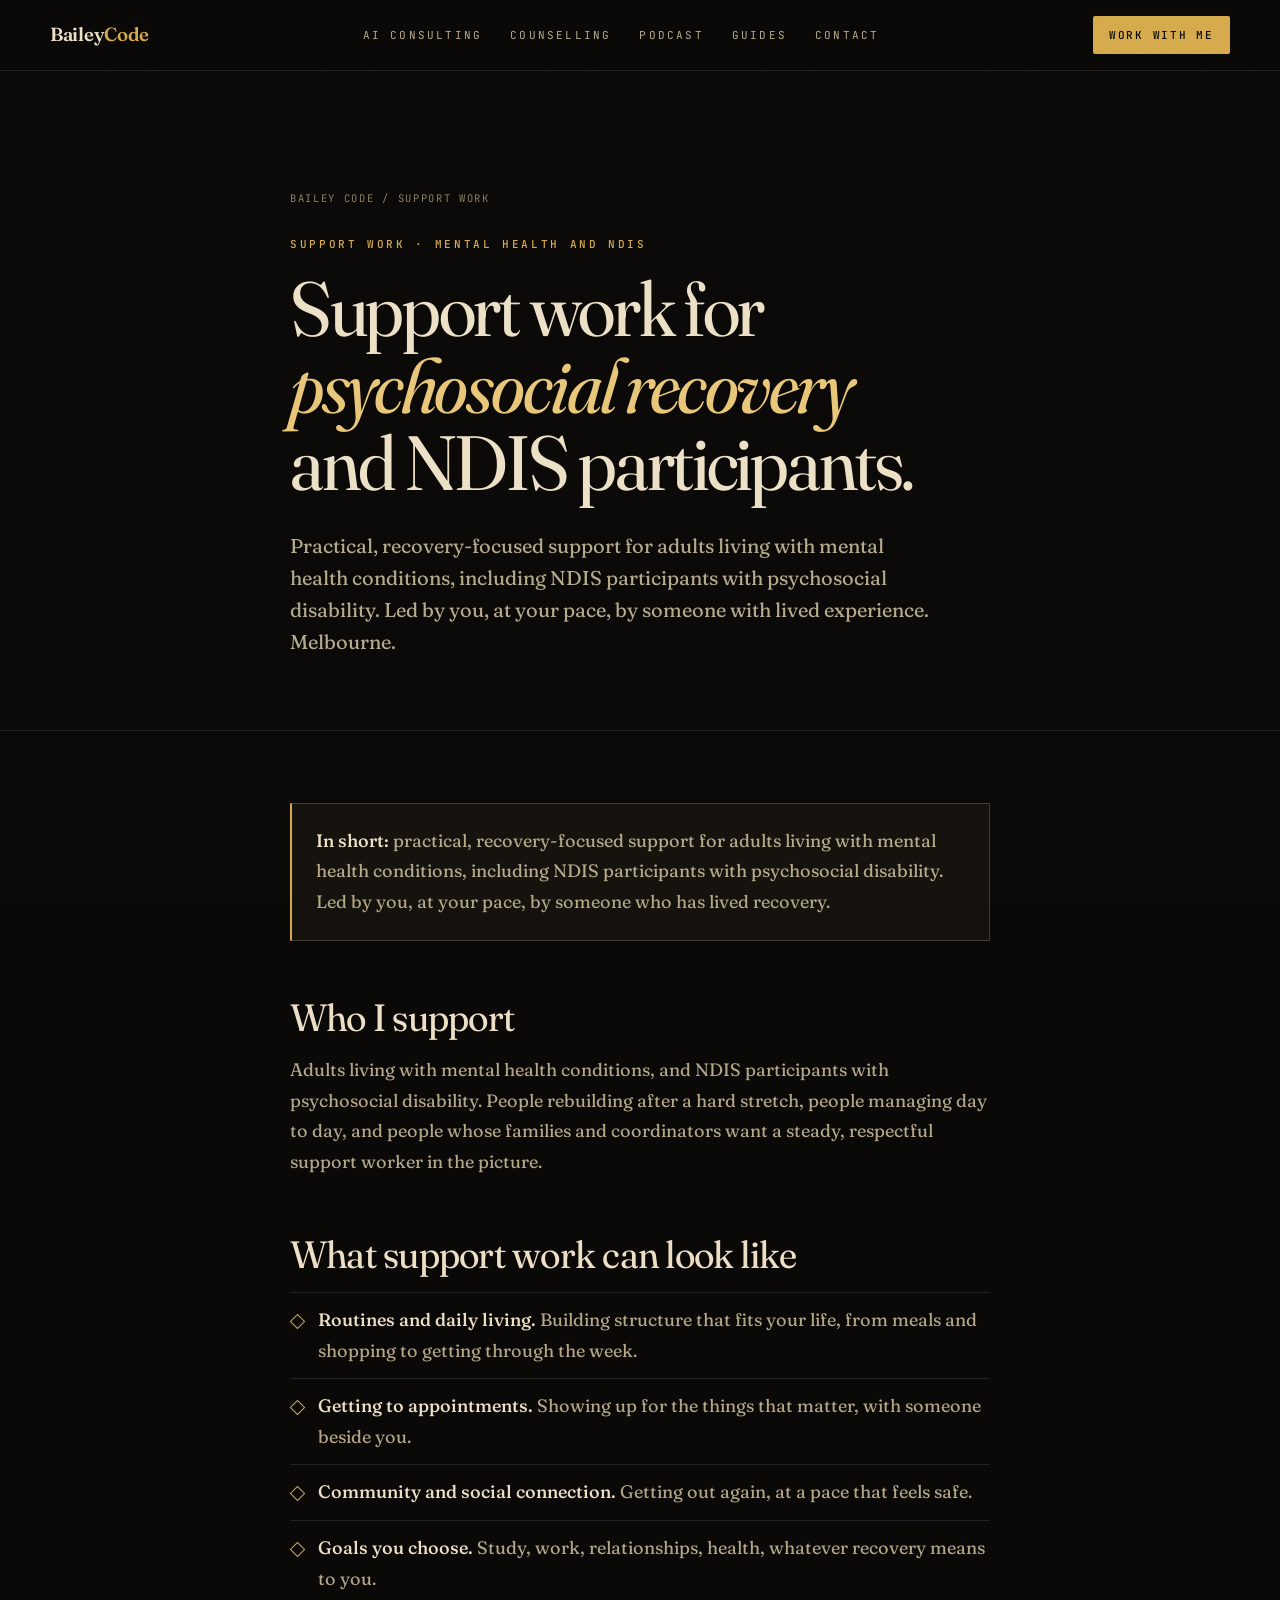
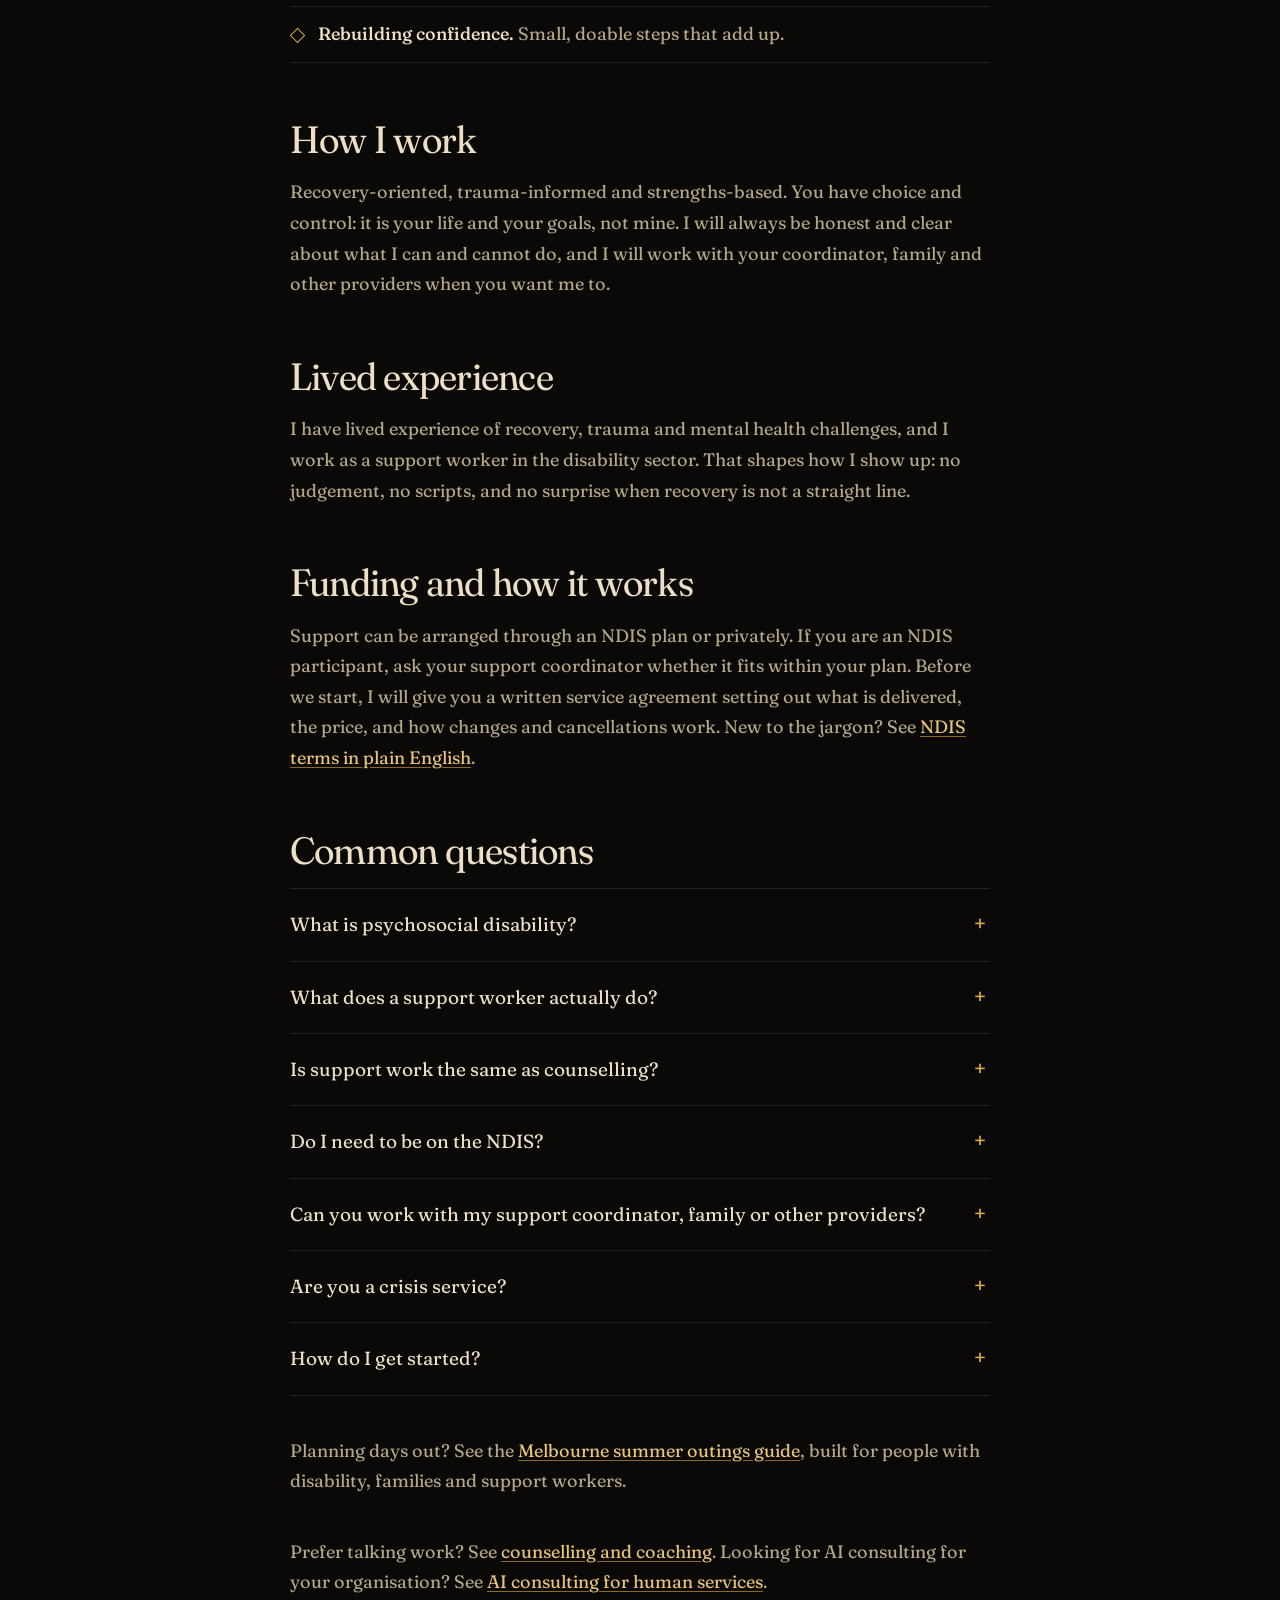
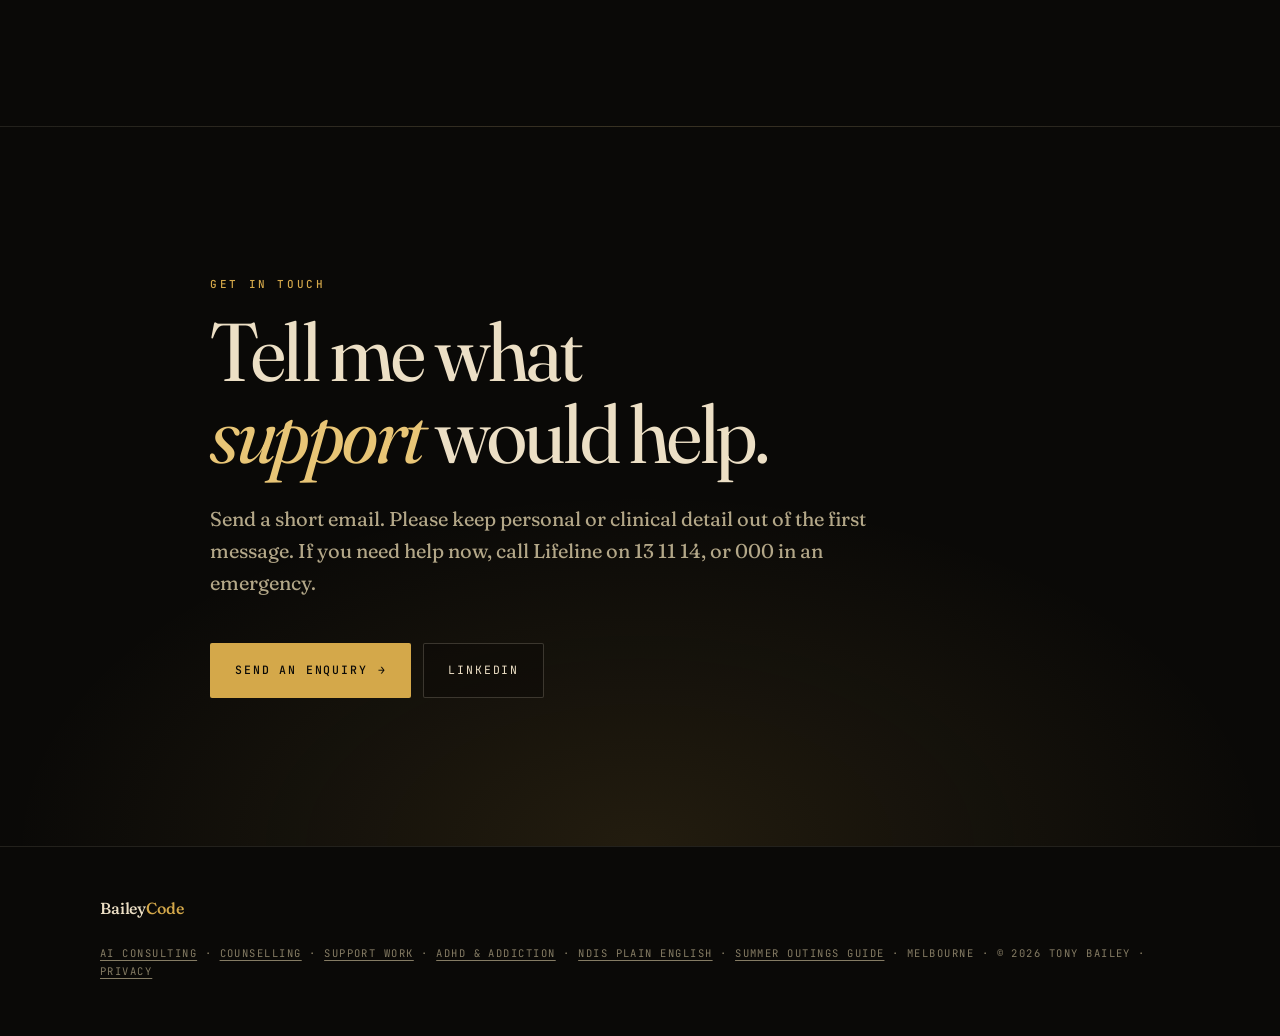
<file: support-work.html>
<!doctype html>
<html lang="en-AU">
<head>
<meta charset="utf-8">
<meta name="viewport" content="width=device-width, initial-scale=1, viewport-fit=cover">
<title>Psychosocial Recovery & NDIS Support Work | Bailey Code</title>
<meta name="description" content="Support work for adults with mental health conditions and NDIS participants in Melbourne: routines, daily living and community participation. Recovery-focused and trauma-informed.">
<link rel="canonical" href="https://baileycode.com/support-work">
<meta property="og:title" content="Psychosocial Recovery & NDIS Support Work | Bailey Code">
<meta property="og:description" content="Support work for adults with mental health conditions and NDIS participants in Melbourne: routines, daily living and community participation. Recovery-focused and trauma-informed.">
<meta property="og:type" content="article">
<meta property="og:url" content="https://baileycode.com/support-work">
<meta property="og:site_name" content="Bailey Code">
<meta property="og:locale" content="en_AU">
<meta name="theme-color" content="#0d0b08">
<link rel="icon" type="image/svg+xml" href="/favicon.svg">
<meta property="og:image" content="https://baileycode.com/og.jpg">
<meta name="twitter:card" content="summary_large_image">
<meta name="twitter:image" content="https://baileycode.com/og.jpg">
<link rel="preconnect" href="https://fonts.googleapis.com">
<link rel="preconnect" href="https://fonts.gstatic.com" crossorigin>
<link rel="stylesheet" href="https://fonts.googleapis.com/css2?family=Fraunces:ital,opsz,wght@0,9..144,300;0,9..144,400;0,9..144,500;0,9..144,600;0,9..144,700;1,9..144,300;1,9..144,400;1,9..144,500&family=JetBrains+Mono:wght@400;500&display=swap">
<script>document.documentElement.classList.add("js")</script>
<link rel="stylesheet" href="/styles.css">
<script type="application/ld+json">{"@context": "https://schema.org", "@graph": [{"@type": "ProfessionalService", "@id": "https://baileycode.com/#org", "name": "Bailey Code", "url": "https://baileycode.com/", "logo": "https://baileycode.com/favicon.svg", "image": "https://baileycode.com/og.jpg", "description": "AI consulting for human services, and counselling and coaching, based in Melbourne, Australia.", "slogan": "Figuring out the code to finding you.", "founder": {"@id": "https://baileycode.com/#tony"}, "areaServed": {"@type": "Country", "name": "Australia"}, "address": {"@type": "PostalAddress", "addressLocality": "Melbourne", "addressRegion": "VIC", "addressCountry": "AU"}, "email": "hello@baileycode.com", "sameAs": ["https://www.linkedin.com/in/tonybailey", "https://podcasts.apple.com/au/podcast/fall-from-grace/id6832000792", "https://open.spotify.com/show/5Iu2I6HhGxleyD1yDbtA5p", "https://www.youtube.com/@fallfromgracepodcast", "https://instagram.com/fallfromgracewithtony"]}, {"@type": "Person", "@id": "https://baileycode.com/#tony", "name": "Tony Bailey", "url": "https://baileycode.com/", "image": "https://baileycode.com/tony.jpg", "jobTitle": "Founder, Bailey Code", "worksFor": {"@id": "https://baileycode.com/#org"}, "address": {"@type": "PostalAddress", "addressLocality": "Melbourne", "addressRegion": "VIC", "addressCountry": "AU"}, "sameAs": ["https://www.linkedin.com/in/tonybailey", "https://podcasts.apple.com/au/podcast/fall-from-grace/id6832000792", "https://open.spotify.com/show/5Iu2I6HhGxleyD1yDbtA5p", "https://www.youtube.com/@fallfromgracepodcast", "https://instagram.com/fallfromgracewithtony"]}, {"@type": "BreadcrumbList", "itemListElement": [{"@type": "ListItem", "position": 1, "name": "Bailey Code", "item": "https://baileycode.com/"}, {"@type": "ListItem", "position": 2, "name": "Support work", "item": "https://baileycode.com/support-work"}]}, {"@type": "Service", "@id": "https://baileycode.com/support-work#service", "name": "Support work for psychosocial recovery and NDIS participants", "serviceType": "Disability and mental health support work", "provider": {"@id": "https://baileycode.com/#org"}, "areaServed": {"@type": "City", "name": "Melbourne"}, "audience": {"@type": "Audience", "audienceType": "Adults with mental health conditions and NDIS participants with psychosocial disability"}, "description": "Recovery-oriented, trauma-informed support work: routines, daily living, appointments, community participation and personal goals."}, {"@type": "FAQPage", "mainEntity": [{"@type": "Question", "name": "What is psychosocial disability?", "acceptedAnswer": {"@type": "Answer", "text": "In the NDIS, psychosocial disability means a disability that comes from a mental health condition, such as severe anxiety, depression, PTSD, schizophrenia or bipolar disorder, that affects day-to-day life. It is different from a diagnosis; it is about how the condition affects what you can do."}}, {"@type": "Question", "name": "What does a support worker actually do?", "acceptedAnswer": {"@type": "Answer", "text": "Practical, hands-on support that helps you live the life you want: building routines, daily living tasks, getting to appointments, getting back into community and social activities, and working towards your own goals at your pace."}}, {"@type": "Question", "name": "Is support work the same as counselling?", "acceptedAnswer": {"@type": "Answer", "text": "No. Counselling is talking therapy with a trained counsellor. Support work is practical and day-to-day. They are separate services and you can use either on its own."}}, {"@type": "Question", "name": "Do I need to be on the NDIS?", "acceptedAnswer": {"@type": "Answer", "text": "No. Support can be arranged through an NDIS plan or privately. If you are an NDIS participant, ask your support coordinator whether it fits within your plan."}}, {"@type": "Question", "name": "Can you work with my support coordinator, family or other providers?", "acceptedAnswer": {"@type": "Answer", "text": "Yes, with your consent. Working alongside your existing supports usually gets better results, and you decide who is involved."}}, {"@type": "Question", "name": "Are you a crisis service?", "acceptedAnswer": {"@type": "Answer", "text": "No. If you are in crisis or thinking about harming yourself, call Lifeline on 13 11 14, or 000 in an emergency."}}, {"@type": "Question", "name": "How do I get started?", "acceptedAnswer": {"@type": "Answer", "text": "Send me a short email. We will have a conversation about what you want support with, what funding you have, and whether I am the right person. I will give you written details of how I am set up, including NDIS registration status, before anything starts."}}]}]}</script>
</head>
<body class="page">
<nav class="navbar scrolled">
  <div class="navbar-inner">
    <a href="/" class="brand">Bailey<span class="mark">Code</span></a>
    <div class="navlinks">
      <a href="/ai-consulting">AI consulting</a>
      <a href="/counselling">Counselling</a>
      <a href="/podcast">Podcast</a>
      <a href="/#guides">Guides</a>
      <a href="/contact">Contact</a>
    </div>
    <a href="/contact?topic=support" class="nav-cta">Work with me</a>
  </div>
</nav>
<main>
<section class="page-hero">
  <div class="col">
    <p class="crumbs"><a href="/">Bailey Code</a> / Support work</p>
    <p class="sec-eyebrow">Support work · Mental health and NDIS</p>
    <h1 class="sec-head">Support work for <em>psychosocial recovery</em> and NDIS participants.</h1>
    <p class="sec-intro lead">Practical, recovery-focused support for adults living with mental health conditions, including NDIS participants with psychosocial disability. Led by you, at your pace, by someone with lived experience. Melbourne.</p>
  </div>
</section>
<section class="prose-sec">
  <div class="col prose">

<p data-reveal class="callout"><strong>In short:</strong> practical, recovery-focused support for adults living with mental health conditions, including NDIS participants with psychosocial disability. Led by you, at your pace, by someone who has lived recovery.</p>

<h2 data-reveal>Who I support</h2>
<p data-reveal>Adults living with mental health conditions, and NDIS participants with psychosocial disability. People rebuilding after a hard stretch, people managing day to day, and people whose families and coordinators want a steady, respectful support worker in the picture.</p>

<h2 data-reveal>What support work can look like</h2>
<ul class="check" data-reveal>
<li><strong>Routines and daily living.</strong> Building structure that fits your life, from meals and shopping to getting through the week.</li>
<li><strong>Getting to appointments.</strong> Showing up for the things that matter, with someone beside you.</li>
<li><strong>Community and social connection.</strong> Getting out again, at a pace that feels safe.</li>
<li><strong>Goals you choose.</strong> Study, work, relationships, health, whatever recovery means to you.</li>
<li><strong>Rebuilding confidence.</strong> Small, doable steps that add up.</li>
</ul>

<h2 data-reveal>How I work</h2>
<p data-reveal>Recovery-oriented, trauma-informed and strengths-based. You have choice and control: it is your life and your goals, not mine. I will always be honest and clear about what I can and cannot do, and I will work with your coordinator, family and other providers when you want me to.</p>

<h2 data-reveal>Lived experience</h2>
<p data-reveal>I have lived experience of recovery, trauma and mental health challenges, and I work as a support worker in the disability sector. That shapes how I show up: no judgement, no scripts, and no surprise when recovery is not a straight line.</p>

<h2 data-reveal>Funding and how it works</h2>
<p data-reveal>Support can be arranged through an NDIS plan or privately. If you are an NDIS participant, ask your support coordinator whether it fits within your plan. Before we start, I will give you a written service agreement setting out what is delivered, the price, and how changes and cancellations work. New to the jargon? See <a href="/ndis-plain-english">NDIS terms in plain English</a>.</p>

<h2 data-reveal>Common questions</h2>
<div class="faq"><details data-reveal><summary>What is psychosocial disability?</summary><p>In the NDIS, psychosocial disability means a disability that comes from a mental health condition, such as severe anxiety, depression, PTSD, schizophrenia or bipolar disorder, that affects day-to-day life. It is different from a diagnosis; it is about how the condition affects what you can do.</p></details><details data-reveal><summary>What does a support worker actually do?</summary><p>Practical, hands-on support that helps you live the life you want: building routines, daily living tasks, getting to appointments, getting back into community and social activities, and working towards your own goals at your pace.</p></details><details data-reveal><summary>Is support work the same as counselling?</summary><p>No. Counselling is talking therapy with a trained counsellor. Support work is practical and day-to-day. They are separate services and you can use either on its own.</p></details><details data-reveal><summary>Do I need to be on the NDIS?</summary><p>No. Support can be arranged through an NDIS plan or privately. If you are an NDIS participant, ask your support coordinator whether it fits within your plan.</p></details><details data-reveal><summary>Can you work with my support coordinator, family or other providers?</summary><p>Yes, with your consent. Working alongside your existing supports usually gets better results, and you decide who is involved.</p></details><details data-reveal><summary>Are you a crisis service?</summary><p>No. If you are in crisis or thinking about harming yourself, call Lifeline on 13 11 14, or 000 in an emergency.</p></details><details data-reveal><summary>How do I get started?</summary><p>Send me a short email. We will have a conversation about what you want support with, what funding you have, and whether I am the right person. I will give you written details of how I am set up, including NDIS registration status, before anything starts.</p></details></div>
<p data-reveal class="also">Planning days out? See the <a href="/summer-outings-guide">Melbourne summer outings guide</a>, built for people with disability, families and support workers.</p>
<p data-reveal class="also">Prefer talking work? See <a href="/counselling">counselling and coaching</a>. Looking for AI consulting for your organisation? See <a href="/ai-consulting">AI consulting for human services</a>.</p>

  </div>
</section>
<section class="contact" id="contact">
  <div class="col">
    <p data-reveal class="sec-eyebrow">Get in touch</p>
    <h2 data-reveal class="sec-head">Tell me what <em>support</em> would help.</h2>
    <p data-reveal class="sec-intro">Send a short email. Please keep personal or clinical detail out of the first message. If you need help now, call Lifeline on 13 11 14, or 000 in an emergency.</p>
    <div class="contact-ctas">
      <a href="/contact?topic=support" class="btn btn-primary">Send an enquiry <span class="btn-arrow">&rarr;</span></a>
      <a href="https://www.linkedin.com/in/tonybailey" class="btn btn-secondary">LinkedIn</a>
    </div>
  </div>
</section>
</main>
<footer>
  <div class="col-wide footer-inner">
    <div class="footer-brand">Bailey<span class="mark">Code</span></div>
    <div class="footer-meta"><a href="/ai-consulting">AI consulting</a> &middot; <a href="/counselling">Counselling</a> &middot; <a href="/support-work">Support work</a> &middot; <a href="/adhd-and-addiction">ADHD &amp; addiction</a> &middot; <a href="/ndis-plain-english">NDIS plain English</a> &middot; <a href="/summer-outings-guide">Summer outings guide</a> &middot; Melbourne &middot; &copy; 2026 Tony Bailey &middot; <a href="/privacy">Privacy</a></div>
  </div>
</footer>
<script>
(function(){var rm=window.matchMedia("(prefers-reduced-motion: reduce)").matches;var els=[].slice.call(document.querySelectorAll("[data-reveal]"));
if(rm||!("IntersectionObserver" in window)){els.forEach(function(e){e.classList.add("in")});}
else{var io=new IntersectionObserver(function(es){es.forEach(function(x){if(x.isIntersecting){x.target.classList.add("in");io.unobserve(x.target)}})},{threshold:.1});els.forEach(function(e){io.observe(e)});}})();
</script>
</body>
</html>
</file>
<file: styles.css>
:root{
  color-scheme:dark;
  --bg:#0a0907;--bg-raised:#13100b;--bg-card:#15120d;
  --ink:#ecdfc5;--ink-soft:#b3a788;--ink-dim:#857c64;
  --rule:rgba(236,223,197,0.11);--rule-strong:rgba(236,223,197,0.2);
  --gold:#d4a84a;--gold-soft:#e8c576;--gold-deep:#8d6a1f;
  --serif:"Fraunces","Georgia","Times New Roman",serif;
  --mono:"JetBrains Mono",ui-monospace,SFMono-Regular,Menlo,monospace;
  --col:min(700px,100%);--col-wide:min(1080px,100%);
  --gx:max(20px,env(safe-area-inset-left,0px));--gxr:max(20px,env(safe-area-inset-right,0px));
}
*{box-sizing:border-box}
html,body{background:var(--bg)}
html{scroll-behavior:smooth}
body{margin:0;color:var(--ink);font-family:var(--serif);font-weight:400;font-variation-settings:"opsz" 14,"SOFT" 60;font-size:17px;line-height:1.65;-webkit-font-smoothing:antialiased;text-rendering:optimizeLegibility;overflow-x:hidden}
/* film grain */
body::after{content:"";position:fixed;inset:0;z-index:50;pointer-events:none;opacity:.07;mix-blend-mode:overlay;background-image:url("data:image/svg+xml;utf8,<svg xmlns='http://www.w3.org/2000/svg' width='220' height='220'><filter id='n'><feTurbulence type='fractalNoise' baseFrequency='.9' numOctaves='2' stitchTiles='stitch'/><feColorMatrix values='0 0 0 0 1  0 0 0 0 1  0 0 0 0 1  0 0 0 .9 0'/></filter><rect width='100%' height='100%' filter='url(%23n)'/></svg>")}
::selection{background:var(--gold);color:var(--bg)}
*:focus-visible{outline:1px solid var(--gold);outline-offset:3px}
a{color:inherit;text-decoration:none}
img{max-width:100%}
main{display:block}
section{padding:clamp(80px,11vw,150px) var(--gxr) clamp(80px,11vw,150px) var(--gx);position:relative}
section + section{border-top:1px solid var(--rule)}
.col{max-width:var(--col);margin:0 auto}
.col-wide{max-width:var(--col-wide);margin:0 auto}

/* reveal */
.js [data-reveal]{opacity:0;transform:translate3d(0,28px,0);transition:opacity .9s cubic-bezier(.2,.7,.2,1) var(--d,0ms),transform .9s cubic-bezier(.2,.7,.2,1) var(--d,0ms)}
.js [data-reveal].in{opacity:1;transform:none}

/* nav */
.navbar{position:fixed;top:0;left:0;right:0;z-index:20;padding:16px var(--gxr) 16px var(--gx);transition:background .3s,border-color .3s,backdrop-filter .3s;border-bottom:1px solid transparent}
.navbar.scrolled{background:rgba(10,9,7,.82);backdrop-filter:blur(14px);-webkit-backdrop-filter:blur(14px);border-bottom-color:var(--rule)}
.navbar-inner{max-width:1180px;margin:0 auto;display:flex;align-items:center;justify-content:space-between;gap:16px}
.brand{display:flex;align-items:baseline;gap:0;font-family:var(--serif);font-weight:600;font-variation-settings:"opsz" 36;font-size:19px;letter-spacing:-0.015em;color:var(--ink)}
.brand .mark{color:var(--gold)}
.navlinks{display:flex;gap:28px}
.navlinks a{font-family:var(--mono);font-size:11px;letter-spacing:.2em;text-transform:uppercase;color:var(--ink-soft);transition:color .2s}
.navlinks a:hover{color:var(--gold-soft)}
.nav-cta{font-family:var(--mono);font-size:11px;letter-spacing:.16em;text-transform:uppercase;padding:10px 16px;background:var(--gold);color:#0a0907;font-weight:500;border-radius:2px;transition:background .2s}
.nav-cta:hover{background:var(--gold-soft)}
@media(max-width:720px){.navlinks{display:none}}

/* hero */
.hero{min-height:100svh;padding:0;display:flex;align-items:flex-end;overflow:hidden;isolation:isolate;border-top:0}
.hero-bg{position:absolute;inset:0;z-index:-2;overflow:hidden}
.hero-bg img{position:absolute;right:0;top:0;height:100%;width:min(62vw,980px);object-fit:cover;object-position:50% 18%;filter:contrast(1.05);transform:scale(1.06);transform-origin:70% 30%;will-change:transform;animation:push 2.4s cubic-bezier(.2,.7,.2,1) both}
@keyframes push{from{opacity:0;transform:scale(1.16)}to{opacity:1;transform:scale(1.06)}}
.hero-shade{position:absolute;inset:0;z-index:-1;background:
  linear-gradient(90deg,var(--bg) 0%,var(--bg) 30%,rgba(10,9,7,.78) 50%,rgba(10,9,7,.1) 78%,rgba(10,9,7,.35) 100%),
  linear-gradient(0deg,var(--bg) 0%,rgba(10,9,7,0) 38%),
  radial-gradient(60% 50% at 72% 30%,rgba(212,168,74,.1),transparent 70%)}
.hero-inner{padding:clamp(120px,16vh,180px) var(--gxr) clamp(72px,10vh,120px) var(--gx);max-width:1180px;margin:0 auto;width:100%}
.hero-inner>*{animation:rise 1.1s cubic-bezier(.2,.7,.2,1) both}
.hero-inner>*:nth-child(1){animation-delay:.25s}.hero-inner>*:nth-child(2){animation-delay:.4s}.hero-inner>*:nth-child(3){animation-delay:.6s}.hero-inner>*:nth-child(4){animation-delay:.75s}.hero-inner>*:nth-child(5){animation-delay:.9s}
@keyframes rise{from{opacity:0;transform:translate3d(0,24px,0)}to{opacity:1;transform:none}}
.hero-eyebrow{font-family:var(--mono);font-size:11px;letter-spacing:.24em;text-transform:uppercase;color:var(--gold);font-weight:500}
.hero-logo{margin:26px 0 0;font-family:var(--serif);font-weight:500;font-variation-settings:"opsz" 144,"SOFT" 30;font-size:clamp(64px,13vw,168px);line-height:.88;letter-spacing:-0.04em;color:var(--ink);display:flex;flex-direction:column}
.hero-logo .code{color:var(--gold-soft);font-weight:400;font-style:italic;font-variation-settings:"opsz" 144,"SOFT" 70}
.hero-tagline{margin:30px 0 0;font-style:italic;font-weight:300;font-variation-settings:"opsz" 96;font-size:clamp(22px,3vw,32px);line-height:1.3;color:var(--gold-soft);letter-spacing:-0.012em;max-width:560px}
.hero-pitch{margin:30px 0 0;font-variation-settings:"opsz" 48;font-size:clamp(17px,1.7vw,20px);line-height:1.6;color:var(--ink);max-width:520px}
.hero-pitch strong{color:var(--gold-soft);font-weight:500}
.hero-ctas{margin-top:42px;display:flex;flex-wrap:wrap;gap:12px}
.scroll-cue{position:absolute;left:50%;bottom:22px;transform:translateX(-50%);display:flex;flex-direction:column;align-items:center;gap:8px;font-family:var(--mono);font-size:10px;letter-spacing:.3em;text-transform:uppercase;color:var(--ink-dim)}
.scroll-cue i{width:1px;height:38px;background:linear-gradient(var(--gold),transparent);animation:cue 2.2s ease-in-out infinite}
@keyframes cue{0%{transform:scaleY(0);transform-origin:top}50%{transform:scaleY(1);transform-origin:top}51%{transform-origin:bottom}100%{transform:scaleY(0);transform-origin:bottom}}
@media(max-width:820px){
  .hero{align-items:flex-end}
  .hero-bg img{width:100%;height:78%;object-position:50% 12%}
  .hero-shade{background:linear-gradient(0deg,var(--bg) 0%,var(--bg) 34%,rgba(10,9,7,.55) 58%,rgba(10,9,7,.15) 100%)}
  .hero-inner{padding-top:min(48vh,360px)}
  .scroll-cue{display:none}
}
.btn{display:inline-flex;align-items:center;gap:10px;font-family:var(--mono);font-size:11.5px;letter-spacing:.16em;text-transform:uppercase;padding:17px 24px;border-radius:2px;border:1px solid transparent;transition:background .2s,border-color .2s,color .2s,transform .2s}
.btn-primary{background:var(--gold);color:#0a0907;font-weight:500}
.btn-primary:hover{background:var(--gold-soft);transform:translateY(-1px)}
.btn-secondary{border-color:var(--rule-strong);color:var(--ink);background:rgba(10,9,7,.4)}
.btn-secondary:hover{border-color:var(--gold);color:var(--gold-soft)}

/* quote */
.quote{min-height:70svh;display:flex;align-items:center;background:radial-gradient(70% 70% at 50% 50%,rgba(212,168,74,.07),transparent 70%)}
.quote blockquote{margin:0 auto;max-width:1000px;text-align:center}
.quote blockquote p{margin:0;font-weight:300;font-variation-settings:"opsz" 144,"SOFT" 40;font-size:clamp(32px,5.6vw,72px);line-height:1.1;letter-spacing:-0.025em;color:var(--ink);text-wrap:balance}
.quote em{color:var(--gold-soft);font-style:italic}
.quote footer{margin-top:36px;font-family:var(--mono);font-size:11px;letter-spacing:.24em;text-transform:uppercase;color:var(--ink-dim);padding:0;border:0;background:none}

/* section heads */
.sec-eyebrow{font-family:var(--mono);font-size:11px;letter-spacing:.24em;text-transform:uppercase;color:var(--gold);font-weight:500;margin:0}
.sec-head{margin:18px 0 0;font-weight:400;font-variation-settings:"opsz" 120,"SOFT" 30;font-size:clamp(40px,6.4vw,88px);line-height:1;letter-spacing:-0.03em;color:var(--ink);text-wrap:balance}
.sec-head em{color:var(--gold-soft);font-style:italic}
.sec-intro{margin:28px 0 0;font-size:clamp(17px,1.6vw,20px);line-height:1.6;color:var(--ink-soft);max-width:660px}
.sec-intro strong{color:var(--ink);font-weight:500}

/* services: stacked panels */
.services{margin-top:72px;display:grid;gap:22px}
.svc{position:relative;padding:clamp(32px,5vw,64px);background:linear-gradient(160deg,#17130d,#0f0c08);border:1px solid var(--rule-strong);border-radius:6px;overflow:hidden;box-shadow:0 30px 80px rgba(0,0,0,.55)}
.svc::before{content:"";position:absolute;inset:0;background:radial-gradient(80% 60% at 100% 0%,rgba(212,168,74,.1),transparent 60%);pointer-events:none}
.svc-num{position:absolute;top:clamp(20px,3vw,40px);right:clamp(22px,4vw,56px);font-weight:300;font-variation-settings:"opsz" 144;font-size:clamp(64px,10vw,140px);line-height:1;color:rgba(212,168,74,.16);letter-spacing:-0.04em}
.svc-tag{font-family:var(--mono);font-size:10.5px;letter-spacing:.22em;text-transform:uppercase;color:var(--gold);font-weight:500}
.svc h3{margin:18px 0 0;max-width:80%;font-weight:400;font-variation-settings:"opsz" 96,"SOFT" 30;font-size:clamp(30px,4.2vw,54px);line-height:1.06;letter-spacing:-0.025em;color:var(--ink)}
.svc-desc{margin:22px 0 0;max-width:640px;font-size:17px;line-height:1.65;color:var(--ink-soft)}
.svc-list{margin:30px 0 0;padding:0;list-style:none;display:grid;grid-template-columns:1fr 1fr;gap:10px 32px;max-width:640px}
.svc-list li{position:relative;padding-left:20px;font-size:15.5px;color:var(--ink)}
.svc-list li::before{content:"";position:absolute;left:0;top:.72em;width:10px;height:1px;background:var(--gold)}
.svc-foot{margin-top:38px;padding-top:24px;border-top:1px solid var(--rule);display:flex;flex-wrap:wrap;gap:14px 28px;align-items:center;justify-content:space-between}
.svc-status{font-family:var(--mono);font-size:11px;letter-spacing:.14em;text-transform:uppercase;color:var(--ink-dim)}
.svc-status.open{color:var(--gold-soft)}
.svc-cta{font-family:var(--mono);font-size:11.5px;letter-spacing:.14em;text-transform:uppercase;color:var(--gold-soft);border-bottom:1px solid var(--gold-deep);padding-bottom:3px;transition:border-color .2s,color .2s}
.svc-cta:hover{color:var(--ink);border-color:var(--gold)}
@media(min-width:960px){
  .svc{position:sticky}
  .svc:nth-child(1){top:92px}.svc:nth-child(2){top:116px}.svc:nth-child(3){top:140px}
}
@media(max-width:560px){.svc-list{grid-template-columns:1fr}.svc h3{max-width:70%}}

/* pattern */
.pattern-grid{margin-top:64px;display:grid;gap:0;border-top:1px solid var(--rule)}
.pattern-item{padding:36px 0;border-bottom:1px solid var(--rule);display:grid;grid-template-columns:1fr;gap:14px}
.pattern-num{font-weight:300;font-style:italic;font-size:clamp(38px,5vw,64px);line-height:1;color:var(--gold-deep)}
.pattern-item h4{margin:0;font-weight:400;font-variation-settings:"opsz" 72;font-size:clamp(24px,3vw,36px);line-height:1.15;letter-spacing:-0.02em;color:var(--ink)}
.pattern-item p{margin:0;color:var(--ink-soft);font-size:16.5px;line-height:1.65;max-width:620px}
.pattern-item p em{color:var(--gold-soft)}
@media(min-width:820px){.pattern-item{grid-template-columns:120px 1fr 1.3fr;gap:40px;align-items:start}}

/* proof */
.proof-grid{margin-top:64px;display:grid;grid-template-columns:1fr 1fr;gap:1px;background:var(--rule);border:1px solid var(--rule)}
.proof-cell{padding:clamp(26px,4vw,48px) clamp(20px,3vw,36px);background:var(--bg)}
.proof-num{font-weight:300;font-variation-settings:"opsz" 144;font-size:clamp(52px,8vw,112px);line-height:.95;letter-spacing:-0.04em;color:var(--gold-soft)}
.proof-num .unit{font-family:var(--mono);font-size:12px;letter-spacing:.2em;text-transform:uppercase;color:var(--ink-dim);margin-left:8px}
.proof-label{margin-top:16px;font-family:var(--mono);font-size:11px;letter-spacing:.14em;text-transform:uppercase;color:var(--ink-soft);line-height:1.6}
@media(min-width:860px){.proof-grid{grid-template-columns:repeat(4,1fr)}}
.credentials{margin-top:48px;display:flex;flex-wrap:wrap;gap:10px}
.credentials span{font-family:var(--mono);font-size:10.5px;letter-spacing:.1em;text-transform:uppercase;padding:9px 14px;border:1px solid var(--rule-strong);border-radius:999px;color:var(--ink-soft)}
.credentials .g{border-color:var(--gold-deep);color:var(--gold-soft)}

/* elsewhere: credits-style rows */
.elsewhere-grid{margin-top:64px;display:grid;grid-template-columns:1fr;border-top:1px solid var(--rule-strong)}
.else-card{display:grid;grid-template-columns:1fr;gap:10px;padding:32px 0;border-bottom:1px solid var(--rule-strong);position:relative;transition:padding .35s cubic-bezier(.2,.7,.2,1)}
a.else-card::before{content:"";position:absolute;left:0;top:0;bottom:0;width:0;background:linear-gradient(90deg,rgba(212,168,74,.1),transparent);transition:width .35s}
a.else-card:hover::before{width:100%}
a.else-card:hover{padding-left:18px}
.else-tag{font-family:var(--mono);font-size:10.5px;letter-spacing:.22em;text-transform:uppercase;color:var(--gold);font-weight:500}
.else-card h4{margin:0;font-weight:400;font-variation-settings:"opsz" 96;font-size:clamp(28px,3.6vw,46px);line-height:1.1;letter-spacing:-0.025em;color:var(--ink)}
.else-card p{margin:0;font-size:16px;line-height:1.6;color:var(--ink-soft);max-width:560px}
.else-card .arrow{font-family:var(--mono);font-size:11px;letter-spacing:.14em;text-transform:uppercase;color:var(--gold-soft)}
@media(min-width:900px){.else-card{grid-template-columns:200px 1.1fr 1.2fr 190px;gap:32px;align-items:center}.else-card .arrow{text-align:right}}
.social-list{list-style:none;margin:0;padding:0;display:grid;gap:0}
.social-list a{display:flex;flex-wrap:wrap;justify-content:space-between;gap:4px 12px;padding:10px 0;border-bottom:1px solid var(--rule);font-size:15px;color:var(--ink);transition:color .2s}
.social-list li:last-child a{border-bottom:0}
.social-list a:hover{color:var(--gold-soft)}
.social-list span{font-family:var(--mono);font-size:10.5px;letter-spacing:.06em;color:var(--gold-soft)}
.else-card:has(.social-list){align-items:start}
@media(min-width:900px){.else-card:has(.social-list) .social-list{grid-column:3 / 5}}

/* about */
.about-grid{margin-top:64px;display:grid;grid-template-columns:1fr;gap:48px}
.about-photo{display:block;width:100%;max-width:440px;height:auto;margin:0 0 36px;border:1px solid var(--rule-strong);border-radius:4px;filter:contrast(1.04)}
.about-body p{margin:0 0 1.1em;font-size:18px;line-height:1.7;color:var(--ink)}
.about-body p:last-child{margin-bottom:0}
.about-body p em{color:var(--gold-soft)}
.about-meta{padding:clamp(24px,3vw,36px);background:var(--bg-raised);border:1px solid var(--rule-strong);border-radius:4px;align-self:start}
.meta-row{padding:16px 0;border-bottom:1px solid var(--rule);display:grid;gap:6px}
.meta-row:first-child{padding-top:0}.meta-row:last-child{border-bottom:0;padding-bottom:0}
.meta-lbl{font-family:var(--mono);font-size:10.5px;letter-spacing:.22em;text-transform:uppercase;color:var(--gold)}
.meta-val{font-size:16px;line-height:1.5;color:var(--ink)}
@media(min-width:900px){.about-grid{grid-template-columns:1.5fr 1fr;gap:80px}.about-meta{position:sticky;top:110px}}

/* contact */
.contact{min-height:80svh;display:flex;align-items:center;background:radial-gradient(70% 70% at 50% 100%,rgba(212,168,74,.12),transparent 70%)}
.contact .col{max-width:860px}
.contact-ctas{margin-top:44px;display:flex;flex-wrap:wrap;gap:12px}

footer{padding:48px var(--gxr) 56px var(--gx);border-top:1px solid var(--rule);background:var(--bg)}
.footer-inner{max-width:1080px;margin:0 auto;display:flex;flex-wrap:wrap;gap:24px;align-items:baseline;justify-content:space-between}
.footer-brand{font-weight:500;font-size:16px;color:var(--ink);letter-spacing:-0.01em}
.footer-brand .mark{color:var(--gold)}
.footer-meta{font-family:var(--mono);font-size:10.5px;letter-spacing:.14em;text-transform:uppercase;color:var(--ink-dim)}
.footer-meta a{text-decoration:underline;text-underline-offset:3px}

/* privacy page support */
.privacy-wrap{max-width:var(--col);margin:0 auto;padding:140px var(--gxr) 80px var(--gx)}

@media(prefers-reduced-motion:reduce){
  *{transition:none!important;animation:none!important;scroll-behavior:auto!important}
  .js [data-reveal]{opacity:1;transform:none}
  .hero-bg img{transform:none}
}

/* podcast feature */
.pod{margin-top:64px;display:grid;grid-template-columns:1fr;gap:36px;padding:clamp(24px,4vw,48px);background:linear-gradient(160deg,#17130d,#0f0c08);border:1px solid var(--rule-strong);border-radius:6px;box-shadow:0 30px 80px rgba(0,0,0,.5)}
.pod-art{margin:0;max-width:340px}
.pod-art img{display:block;width:100%;height:auto;aspect-ratio:1;object-fit:cover;border-radius:4px;border:1px solid var(--rule-strong)}
.pod-tag{font-family:var(--mono);font-size:10.5px;letter-spacing:.22em;text-transform:uppercase;color:var(--gold);font-weight:500}
.pod h3{margin:14px 0 0;font-weight:400;font-variation-settings:"opsz" 96,"SOFT" 30;font-size:clamp(26px,3.4vw,42px);line-height:1.12;letter-spacing:-0.022em;color:var(--ink)}
.pod-meta{margin-top:14px;display:flex;gap:18px;font-family:var(--mono);font-size:11px;letter-spacing:.14em;text-transform:uppercase;color:var(--ink-dim)}
.pod audio{display:block;width:100%;margin-top:26px;color-scheme:dark;height:44px}
.pod-links{list-style:none;margin:28px 0 0;padding:0;display:flex;flex-wrap:wrap;gap:10px}
.pod-links a{display:inline-block;font-family:var(--mono);font-size:11px;letter-spacing:.14em;text-transform:uppercase;padding:11px 16px;border:1px solid var(--rule-strong);border-radius:2px;color:var(--ink);transition:border-color .2s,color .2s,background .2s}
.pod-links a:hover{border-color:var(--gold);color:var(--gold-soft);background:rgba(212,168,74,.07)}
@media(min-width:860px){.pod{grid-template-columns:300px 1fr;gap:56px;align-items:center}}

/* inner pages */
.page .navbar{background:rgba(10,9,7,.82);backdrop-filter:blur(14px);-webkit-backdrop-filter:blur(14px);border-bottom-color:var(--rule)}
.page-hero{padding-top:clamp(130px,16vw,190px);padding-bottom:clamp(40px,6vw,72px)}
.page-hero .sec-head{font-size:clamp(38px,6vw,78px)}
.page-hero .lead{max-width:640px}
.crumbs{font-family:var(--mono);font-size:10.5px;letter-spacing:.16em;text-transform:uppercase;color:var(--ink-dim);margin:0 0 28px}
.crumbs a:hover{color:var(--gold-soft)}
.prose-sec{padding-top:clamp(40px,6vw,72px);padding-bottom:clamp(60px,9vw,110px);border-top:1px solid var(--rule)}
.prose h2{font-weight:400;font-variation-settings:"opsz" 72,"SOFT" 30;font-size:clamp(26px,3.4vw,38px);line-height:1.12;letter-spacing:-0.02em;margin:56px 0 16px;color:var(--ink);text-wrap:balance}
.prose h2:first-child{margin-top:0}
.prose p,.prose li{color:var(--ink-soft);font-size:18px;line-height:1.7}
.prose p{margin:0 0 18px}
.prose strong{color:var(--ink);font-weight:500}
.prose em{color:var(--gold-soft)}
.prose a{color:var(--gold-soft);text-decoration:underline;text-underline-offset:3px;text-decoration-color:var(--gold-deep)}
.prose a:hover{color:var(--gold)}
.prose ul,.prose ol{padding:0;margin:0 0 18px;list-style:none}
.prose .check li{position:relative;padding:12px 0 12px 28px;border-top:1px solid var(--rule)}
.prose .check li:last-child{border-bottom:1px solid var(--rule)}
.prose .check li::before{content:"";position:absolute;left:2px;top:23px;width:9px;height:9px;border:1px solid var(--gold);transform:rotate(45deg)}
.prose .steps{counter-reset:s}
.prose .steps li{counter-increment:s;position:relative;padding:14px 0 14px 48px;border-top:1px solid var(--rule)}
.prose .steps li:last-child{border-bottom:1px solid var(--rule)}
.prose .steps li::before{content:counter(s);position:absolute;left:0;top:14px;font-family:var(--mono);font-size:12px;color:var(--gold);letter-spacing:.1em;width:30px}
.callout{padding:22px 24px;border:1px solid var(--rule-strong);border-left:2px solid var(--gold);background:var(--bg-card);color:var(--ink-soft)}
.note{font-size:14px !important;color:var(--ink-dim) !important;margin-top:40px !important;border-top:1px solid var(--rule);padding-top:20px}
.also{margin-top:40px !important}
.faq details{border-top:1px solid var(--rule);padding:4px 0}
.faq details:last-child{border-bottom:1px solid var(--rule)}
.faq summary{cursor:pointer;list-style:none;padding:16px 36px 16px 0;position:relative;font-size:19px;color:var(--ink)}
.faq summary::-webkit-details-marker{display:none}
.faq summary::after{content:"+";position:absolute;right:4px;top:14px;font-family:var(--mono);color:var(--gold);font-size:20px}
.faq details[open] summary::after{content:"\2212"}
.faq details p{padding:0 0 18px;margin:0}
.glossary div{padding:16px 0;border-top:1px solid var(--rule)}
.glossary div:last-child{border-bottom:1px solid var(--rule)}
.glossary dt{color:var(--gold-soft);font-weight:500;font-size:19px}
.glossary dd{margin:6px 0 0;color:var(--ink-soft);font-size:17px;line-height:1.65}
.guide-grid{display:grid;gap:20px;margin-top:48px}
@media(min-width:760px){.guide-grid{grid-template-columns:repeat(auto-fit,minmax(280px,1fr))}}
.guide{display:block;padding:32px;border:1px solid var(--rule-strong);background:var(--bg-card);transition:border-color .25s,transform .25s}
.guide:hover{border-color:var(--gold);transform:translateY(-3px)}
.guide .g-tag{font-family:var(--mono);font-size:10.5px;letter-spacing:.2em;text-transform:uppercase;color:var(--gold)}
.guide h3{margin:14px 0 10px;font-weight:400;font-size:26px;line-height:1.15;letter-spacing:-0.015em}
.guide p{margin:0 0 22px;color:var(--ink-soft)}
.guide .g-go{font-family:var(--mono);font-size:11px;letter-spacing:.16em;text-transform:uppercase;color:var(--gold-soft)}
</file>
